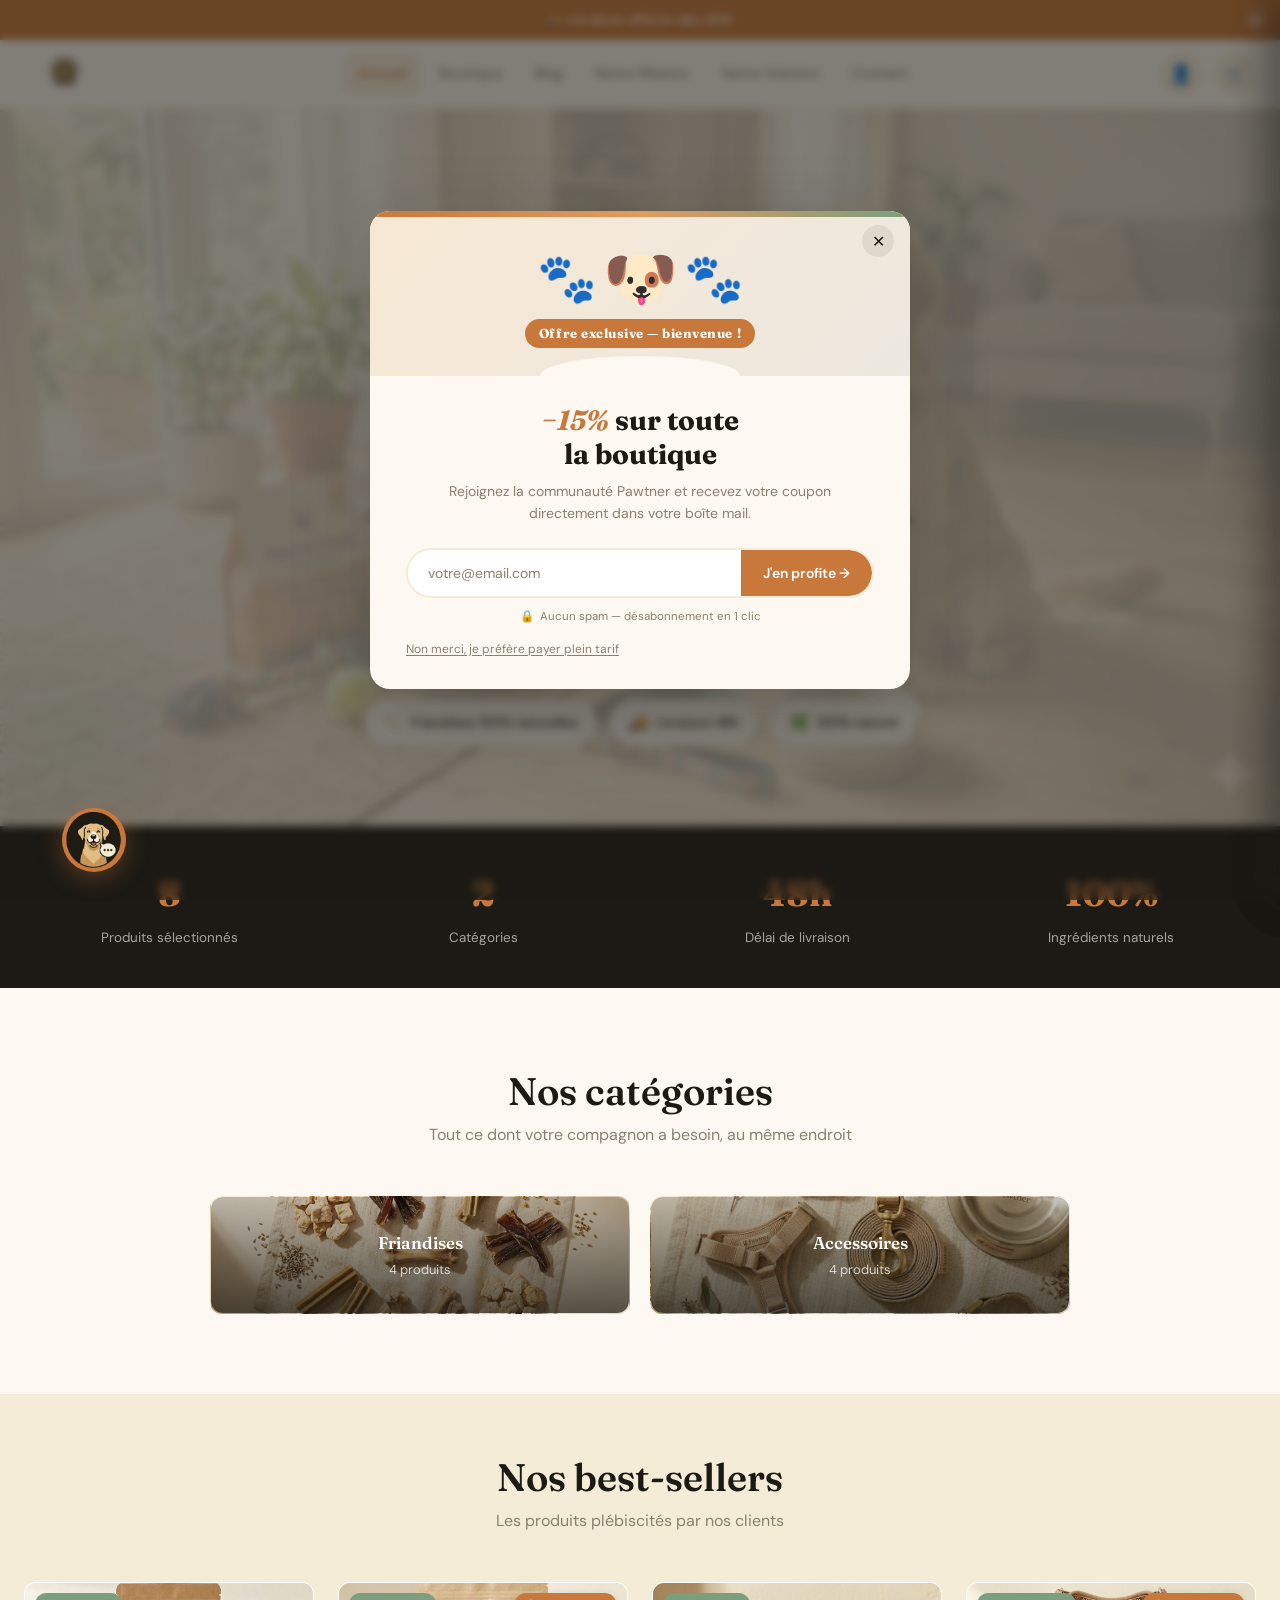
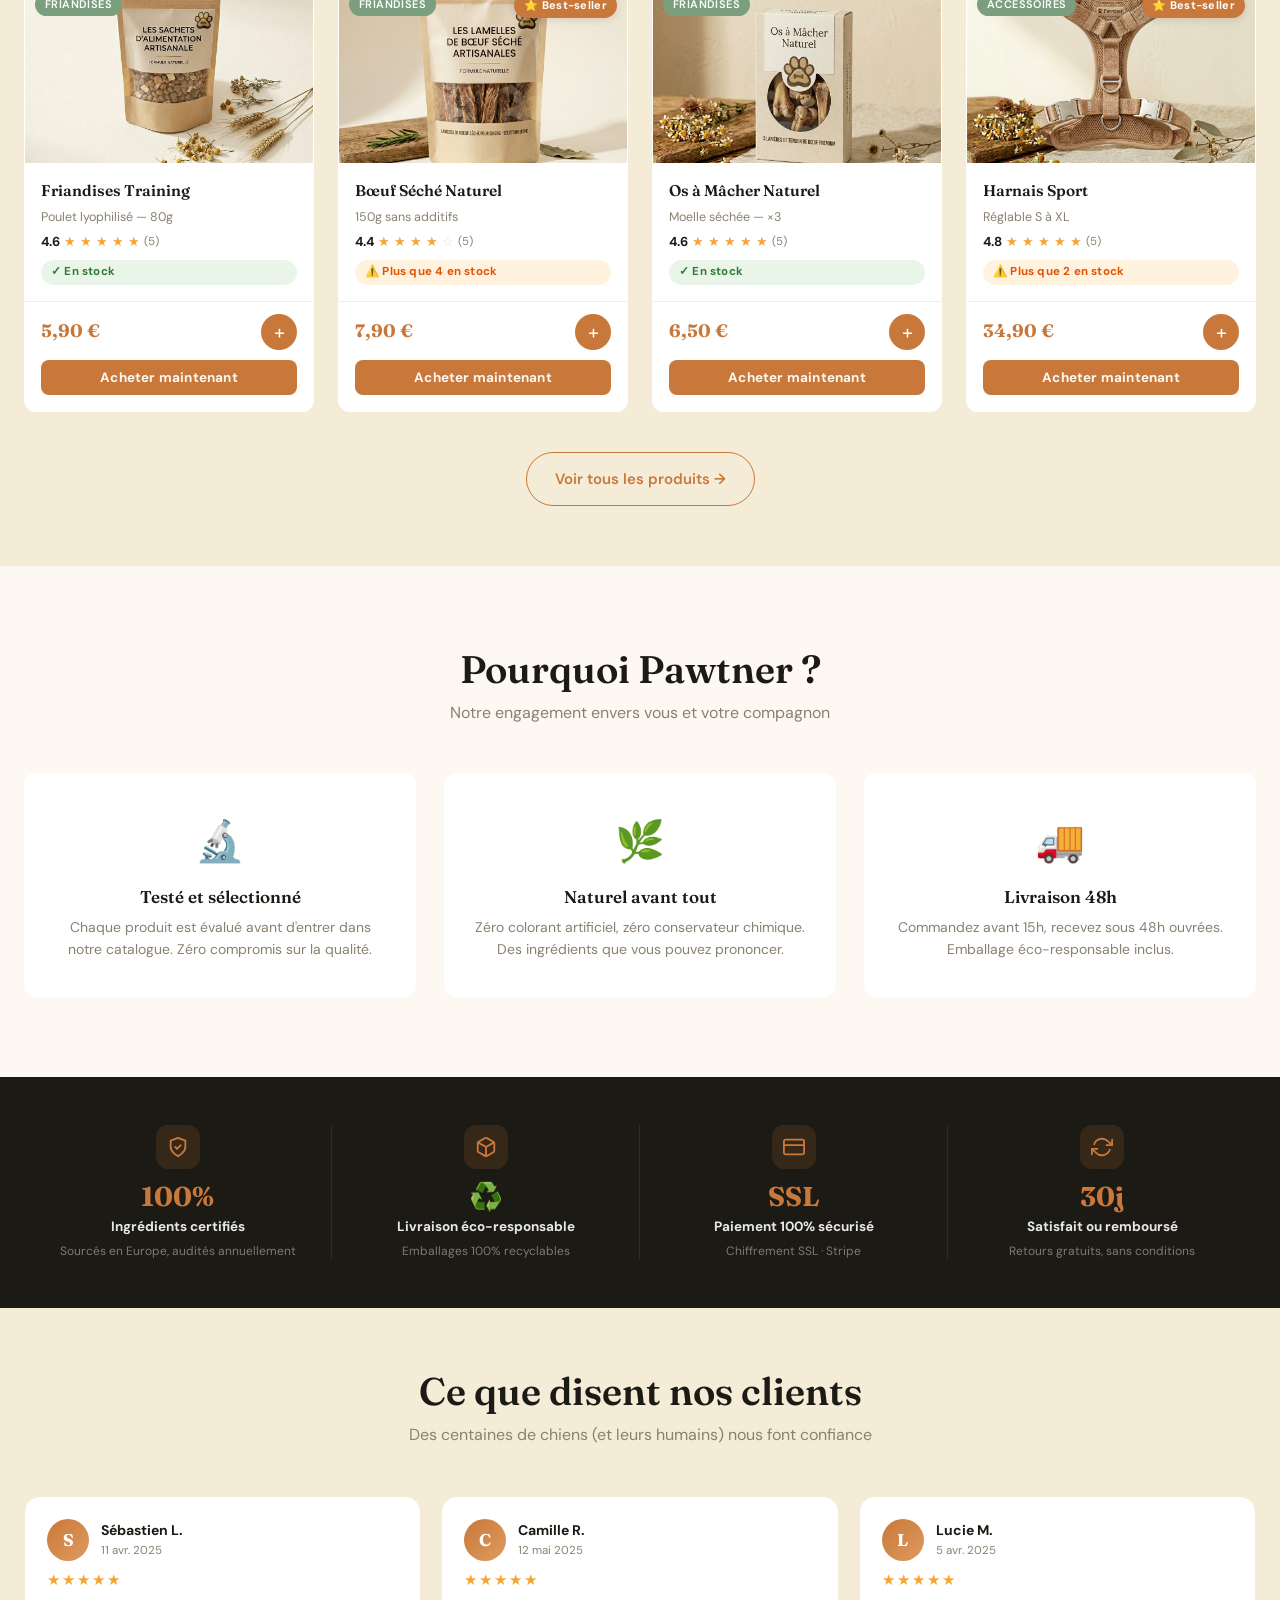
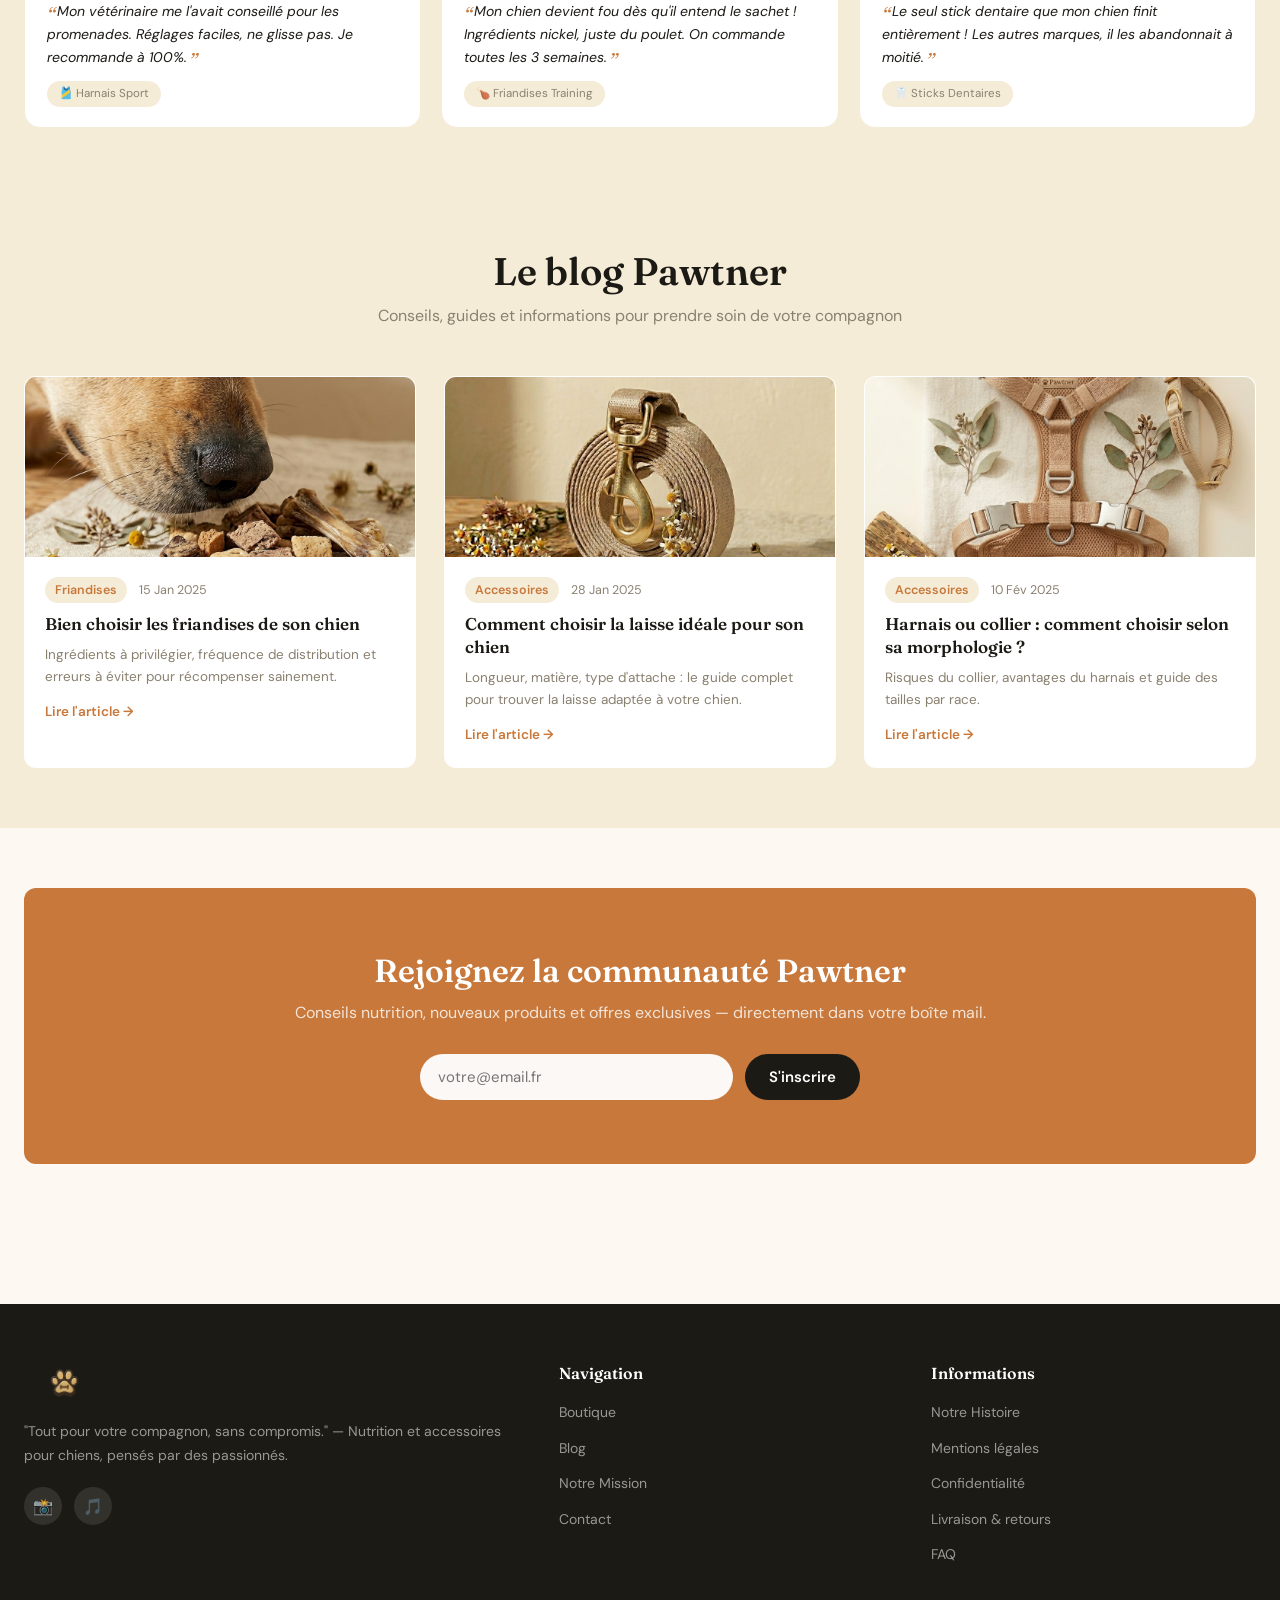
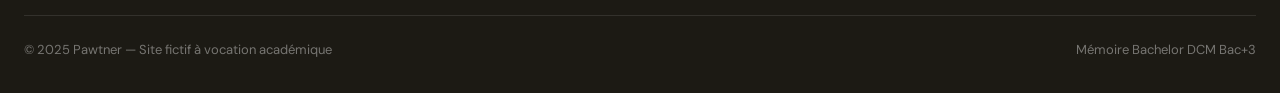
<file: index.html>
﻿<!DOCTYPE html>
<html lang="fr">
<head>
  <meta charset="UTF-8" />
  <meta name="viewport" content="width=device-width, initial-scale=1.0" />
  <title>Pawtner — Friandises & accessoires pour chiens</title>
  <meta name="description" content="Pawtner — friandises naturelles et accessoires de qualité pour votre chien. Livraison 48h." />
  <link rel="stylesheet" href="style.css" />
</head>
<body>
<!-- ══ BARRE ANNONCE ══ -->
<div id="announce-bar">
  <div class="ab-messages" id="ab-messages">
    <div class="ab-msg active">🚚 Livraison offerte dès 40€</div>
    <div class="ab-msg">🦴 Friandises 100% naturelles</div>
    <div class="ab-msg">🎁 Code WELCOME15 sur votre première commande</div>
    <div class="ab-msg">⏱ Offre valable encore <span id="ab-timer">23:59:00</span></div>
  </div>
  <button class="ab-close" onclick="closeAnnounce()" aria-label="Fermer">✕</button>
</div>
<script>
(function(){
  if(localStorage.getItem("ab_closed")==="1"){return;}
  document.body.classList.add("has-announce");

  /* ── countdown ── */
  var TOTAL = 3*3600;
  var key   = "ab_timer_end";
  var end   = parseInt(localStorage.getItem(key)||"0",10);
  if(!end || end <= Date.now()/1000){
    end = Math.floor(Date.now()/1000) + TOTAL;
    localStorage.setItem(key, end);
  }
  function fmtTimer(){
    var rem = Math.max(0, end - Math.floor(Date.now()/1000));
    if(rem===0){ end = Math.floor(Date.now()/1000)+TOTAL; localStorage.setItem(key,end); rem=TOTAL; }
    var h=Math.floor(rem/3600), m=Math.floor((rem%3600)/60), s=rem%60;
    return (h<10?"0":"")+h+":"+(m<10?"0":"")+m+":"+(s<10?"0":"")+s;
  }
  var timerEl = document.getElementById("ab-timer");
  if(timerEl) timerEl.textContent = fmtTimer();
  setInterval(function(){ if(timerEl) timerEl.textContent = fmtTimer(); }, 1000);

  /* ── rotation ── */
  var msgs=document.querySelectorAll(".ab-msg"),cur=0,rotTimer;
  function next(){
    msgs[cur].classList.remove("active");
    msgs[cur].classList.add("exit");
    var prev=cur;
    setTimeout(function(){msgs[prev].classList.remove("exit");},400);
    cur=(cur+1)%msgs.length;
    msgs[cur].classList.add("active");
  }
  rotTimer=setInterval(next,3000);

  window.closeAnnounce=function(){
    clearInterval(rotTimer);
    var bar=document.getElementById("announce-bar");
    bar.classList.add("hidden");
    document.body.classList.remove("has-announce");
    localStorage.setItem("ab_closed","1");
  };
})();
</script>

<!-- ══ HEADER ══ -->
<header id="header">
  <div class="header-inner">
    <a class="logo" href="index.html">
      <img src="Images/Logo.png" alt="Pawtner">
    </a>
    <nav class="main-nav">
      <a class="nav-link active" href="index.html">Accueil</a>
      <a class="nav-link" href="boutique.html">Boutique</a>
      <a class="nav-link" href="blog.html">Blog</a>
      <a class="nav-link" href="mission.html">Notre Mission</a>
      <a class="nav-link" href="histoire.html">Notre Histoire</a>
      <a class="nav-link" href="contact.html">Contact</a>
    </nav>
    <div class="header-actions">
      <button class="account-btn" onclick="openAccount()" aria-label="Espace client">
        <span class="account-icon">👤</span>
        <span class="account-badge hidden"></span>
      </button>
      <button class="cart-btn" onclick="toggleCart()" aria-label="Panier">
        <span class="cart-icon">🛒</span>
        <span class="cart-count hidden" id="cartCount">0</span>
      </button>
      <button class="burger-btn" id="burgerBtn" onclick="toggleMobileNav()" aria-label="Menu">
        <span></span><span></span><span></span>
      </button>
    </div>
  </div>
</header>

<!-- Mobile Nav -->
<nav class="mobile-nav" id="mobileNav">
  <a class="nav-link" href="index.html">Accueil</a>
  <a class="nav-link" href="boutique.html">Boutique</a>
  <a class="nav-link" href="blog.html">Blog</a>
  <a class="nav-link" href="mission.html">Notre Mission</a>
      <a class="nav-link" href="histoire.html">Notre Histoire</a>
  <a class="nav-link" href="contact.html">Contact</a>
</nav>

<main>

  <!-- Hero -->
  <section class="hero">
    <div class="hero-content">
      <div class="hero-eyebrow">🐕 Pour chiens &amp; chats</div>
      <h1>Tout pour votre compagnon,<br>sans compromis.</h1>
      <p>Friandises naturelles et accessoires de qualité — sélectionnés avec soin pour votre chien.</p>
      <a href="boutique.html" class="btn btn-primary" style="font-size:16px;padding:16px 36px;">Découvrir la boutique →</a>
      <div class="hero-badges">
        <div class="badge"><span class="badge-icon">🦴</span> Friandises 100% naturelles</div>
        <div class="badge"><span class="badge-icon">🚚</span> Livraison 48h</div>
        <div class="badge"><span class="badge-icon">🌿</span> 100% naturel</div>
      </div>
    </div>
  </section>

  <!-- Stats -->
  <section class="stats-bar">
    <div class="container">
      <div class="stats-grid">
        <div><div class="stat-num">8</div><div class="stat-label">Produits sélectionnés</div></div>
        <div><div class="stat-num">2</div><div class="stat-label">Catégories</div></div>
        <div><div class="stat-num">48h</div><div class="stat-label">Délai de livraison</div></div>
        <div><div class="stat-num">100%</div><div class="stat-label">Ingrédients naturels</div></div>
      </div>
    </div>
  </section>

  <!-- Catégories -->
  <section class="section">
    <div class="container">
      <div class="section-header">
        <h2 class="section-title">Nos catégories</h2>
        <p class="section-subtitle">Tout ce dont votre compagnon a besoin, au même endroit</p>
      </div>
      <div class="categories-grid">
        <a class="cat-card cat-card-img" href="boutique.html?cat=Friandises" style="background-image:url('Images/Catégorie Friandises.png');">
          <div class="cat-card-overlay"></div>
          <div class="cat-name cat-name-light">Friandises</div>
          <div class="cat-count cat-count-light">4 produits</div>
        </a>
        <a class="cat-card cat-card-img" href="boutique.html?cat=Accessoires" style="background-image:url('Images/Catégorie Accessoires.png');">
          <div class="cat-card-overlay"></div>
          <div class="cat-name cat-name-light">Accessoires</div>
          <div class="cat-count cat-count-light">4 produits</div>
        </a>
      </div>
    </div>
  </section>

  <!-- Best-sellers -->
  <section class="section" style="background:var(--warm);padding-top:60px;padding-bottom:60px;">
    <div class="container">
      <div class="section-header">
        <h2 class="section-title">Nos best-sellers</h2>
        <p class="section-subtitle">Les produits plébiscités par nos clients</p>
      </div>
      <div class="products-grid" id="featuredProducts"></div>
      <div style="text-align:center;margin-top:40px;">
        <a href="boutique.html" class="btn btn-outline">Voir tous les produits →</a>
      </div>
    </div>
  </section>

  <!-- Confiance -->
  <section class="section">
    <div class="container">
      <div class="section-header">
        <h2 class="section-title">Pourquoi Pawtner ?</h2>
        <p class="section-subtitle">Notre engagement envers vous et votre compagnon</p>
      </div>
      <div class="trust-grid">
        <div class="trust-card">
          <div class="trust-icon">🔬</div>
          <h3>Testé et sélectionné</h3>
          <p>Chaque produit est évalué avant d'entrer dans notre catalogue. Zéro compromis sur la qualité.</p>
        </div>
        <div class="trust-card">
          <div class="trust-icon">🌿</div>
          <h3>Naturel avant tout</h3>
          <p>Zéro colorant artificiel, zéro conservateur chimique. Des ingrédients que vous pouvez prononcer.</p>
        </div>
        <div class="trust-card">
          <div class="trust-icon">🚚</div>
          <h3>Livraison 48h</h3>
          <p>Commandez avant 15h, recevez sous 48h ouvrées. Emballage éco-responsable inclus.</p>
        </div>
      </div>
    </div>
  </section>

  <!-- Certifications -->
  <section class="certif-bar">
    <div class="container">
      <div class="certif-grid">
        <div class="certif-item">
          <div class="certif-icon"><svg viewBox="0 0 24 24" fill="none" stroke="currentColor" stroke-width="2" stroke-linecap="round" stroke-linejoin="round"><path d="M12 22s8-4 8-10V5l-8-3-8 3v7c0 6 8 10 8 10z"/><polyline points="9 12 11 14 15 10"/></svg></div>
          <div class="certif-num">100%</div>
          <div class="certif-label">Ingrédients certifiés</div>
          <div class="certif-sub">Sourcés en Europe, audités annuellement</div>
        </div>
        <div class="certif-item">
          <div class="certif-icon"><svg viewBox="0 0 24 24" fill="none" stroke="currentColor" stroke-width="2" stroke-linecap="round" stroke-linejoin="round"><path d="M21 16V8a2 2 0 0 0-1-1.73l-7-4a2 2 0 0 0-2 0l-7 4A2 2 0 0 0 3 8v8a2 2 0 0 0 1 1.73l7 4a2 2 0 0 0 2 0l7-4A2 2 0 0 0 21 16z"/><path d="M3.27 6.96 12 12.01l8.73-5.05M12 22.08V12"/></svg></div>
          <div class="certif-num">♻️</div>
          <div class="certif-label">Livraison éco-responsable</div>
          <div class="certif-sub">Emballages 100% recyclables</div>
        </div>
        <div class="certif-item">
          <div class="certif-icon"><svg viewBox="0 0 24 24" fill="none" stroke="currentColor" stroke-width="2" stroke-linecap="round" stroke-linejoin="round"><rect x="1" y="4" width="22" height="16" rx="2" ry="2"/><line x1="1" y1="10" x2="23" y2="10"/></svg></div>
          <div class="certif-num">SSL</div>
          <div class="certif-label">Paiement 100% sécurisé</div>
          <div class="certif-sub">Chiffrement SSL · Stripe</div>
        </div>
        <div class="certif-item">
          <div class="certif-icon"><svg viewBox="0 0 24 24" fill="none" stroke="currentColor" stroke-width="2" stroke-linecap="round" stroke-linejoin="round"><polyline points="23 4 23 10 17 10"/><polyline points="1 20 1 14 7 14"/><path d="M3.51 9a9 9 0 0 1 14.85-3.36L23 10M1 14l4.64 4.36A9 9 0 0 0 20.49 15"/></svg></div>
          <div class="certif-num">30j</div>
          <div class="certif-label">Satisfait ou remboursé</div>
          <div class="certif-sub">Retours gratuits, sans conditions</div>
        </div>
      </div>
    </div>
  </section>

  <!-- Avis clients -->
  <section class="section" style="background:var(--warm);padding-top:60px;padding-bottom:60px;">
    <div class="container">
      <div class="section-header">
        <h2 class="section-title">Ce que disent nos clients</h2>
        <p class="section-subtitle">Des centaines de chiens (et leurs humains) nous font confiance</p>
      </div>
      <div class="reviews-grid" id="homepageReviews"></div>
    </div>
  </section>

  <!-- Blog preview -->
  <section class="section" style="background:var(--warm);padding-top:60px;padding-bottom:60px;">
    <div class="container">
      <div class="section-header">
        <h2 class="section-title">Le blog Pawtner</h2>
        <p class="section-subtitle">Conseils, guides et informations pour prendre soin de votre compagnon</p>
      </div>
      <div class="blog-grid">
        <a class="blog-card" href="article-1.html">
          <div class="blog-img" style="background:#EEF5EE;padding:0;overflow:hidden;"><img src="Images/Article 1 — Bien choisir les friandises.png" alt="Bien choisir les friandises" style="width:100%;height:100%;object-fit:cover;display:block;"></div>
          <div class="blog-body">
            <div class="blog-meta"><span class="blog-tag">Friandises</span><span>15 Jan 2025</span></div>
            <div class="blog-title">Bien choisir les friandises de son chien</div>
            <div class="blog-excerpt">Ingrédients à privilégier, fréquence de distribution et erreurs à éviter pour récompenser sainement.</div>
            <div class="blog-read-more">Lire l'article →</div>
          </div>
        </a>
        <a class="blog-card" href="article-2.html">
          <div class="blog-img" style="background:#F5ECD8;padding:0;overflow:hidden;"><img src="Images/Article 2 — Choisir la laisse idéale.png" alt="Choisir la laisse idéale" style="width:100%;height:100%;object-fit:cover;display:block;"></div>
          <div class="blog-body">
            <div class="blog-meta"><span class="blog-tag">Accessoires</span><span>28 Jan 2025</span></div>
            <div class="blog-title">Comment choisir la laisse idéale pour son chien</div>
            <div class="blog-excerpt">Longueur, matière, type d'attache : le guide complet pour trouver la laisse adaptée à votre chien.</div>
            <div class="blog-read-more">Lire l'article →</div>
          </div>
        </a>
        <a class="blog-card" href="article-3.html">
          <div class="blog-img" style="background:#F5ECD8;padding:0;overflow:hidden;"><img src="Images/Article 3 — Harnais ou collier.png" alt="Harnais ou collier" style="width:100%;height:100%;object-fit:cover;display:block;"></div>
          <div class="blog-body">
            <div class="blog-meta"><span class="blog-tag">Accessoires</span><span>10 Fév 2025</span></div>
            <div class="blog-title">Harnais ou collier : comment choisir selon sa morphologie ?</div>
            <div class="blog-excerpt">Risques du collier, avantages du harnais et guide des tailles par race.</div>
            <div class="blog-read-more">Lire l'article →</div>
          </div>
        </a>
      </div>
    </div>
  </section>

  <!-- Newsletter -->
  <div class="container" style="padding-bottom:80px;">
    <div class="newsletter">
      <h2>Rejoignez la communauté Pawtner</h2>
      <p>Conseils nutrition, nouveaux produits et offres exclusives — directement dans votre boîte mail.</p>
      <div class="newsletter-form">
        <input type="email" class="newsletter-input" placeholder="votre@email.fr" />
        <button class="newsletter-btn" onclick="showToast('✉️ Merci ! Vous êtes inscrit(e).')">S'inscrire</button>
      </div>
    </div>
  </div>

</main>

<!-- ══ PANIER ══ -->
<div class="cart-overlay" id="cartOverlay" onclick="toggleCart()"></div>
<div class="cart-panel" id="cartPanel">
  <div class="cart-header">
    <h3>🛒 Mon panier</h3>
    <button class="cart-close" onclick="toggleCart()">✕</button>
  </div>
  <div class="cart-items" id="cartItems"></div>
  <div id="cart-free-ship"></div>
  <div class="cart-footer" id="cartFooter" style="display:none;">
    <div class="cart-summary">
      <div class="cart-row"><span>Sous-total</span><span id="cartSubtotal">0,00 €</span></div>
      <div class="cart-row"><span>Livraison</span><span id="cartShipping">3,99 €</span></div>
      <div class="cart-row total"><span>Total</span><span id="cartTotal">0,00 €</span></div>
    </div>
    <button class="btn btn-primary cart-checkout" onclick="openCheckout()">Passer commande →</button>
  </div>
</div>

<!-- ══ CHECKOUT MODAL ══ -->
<div class="modal-overlay" id="checkoutModal">
  <div class="modal">
    <div class="modal-header">
      <h3>Finaliser ma commande</h3>
      <button class="modal-close" onclick="closeCheckout()">✕</button>
    </div>
    <div class="modal-body" id="checkoutBody">
      <form onsubmit="confirmOrder(event)">
        <h4 style="font-family:'Fraunces',serif;font-size:16px;margin-bottom:16px;color:var(--muted);">Informations de livraison</h4>
        <div class="form-row">
          <div class="form-group"><label class="form-label">Prénom</label><input class="form-input" type="text" placeholder="Jean" required /></div>
          <div class="form-group"><label class="form-label">Nom</label><input class="form-input" type="text" placeholder="Dupont" required /></div>
        </div>
        <div class="form-group"><label class="form-label">Adresse</label><input class="form-input" type="text" placeholder="12 rue de la Paix" required /></div>
        <div class="form-row">
          <div class="form-group"><label class="form-label">Code postal</label><input class="form-input" type="text" placeholder="75001" required /></div>
          <div class="form-group"><label class="form-label">Ville</label><input class="form-input" type="text" placeholder="Paris" required /></div>
        </div>
        <h4 style="font-family:'Fraunces',serif;font-size:16px;margin:20px 0 16px;color:var(--muted);">Paiement (simulation)</h4>
        <div class="card-preview">
          <div class="card-chip">💳</div>
          <div class="card-number">•••• •••• •••• ••••</div>
          <div class="card-meta"><span>TITULAIRE</span><span>MM/AA</span></div>
        </div>
        <div class="form-group"><label class="form-label">Numéro de carte</label><input class="form-input" type="text" placeholder="1234 5678 9012 3456" maxlength="19" oninput="formatCard(this)" required /></div>
        <div class="form-row">
          <div class="form-group"><label class="form-label">Date d'expiration</label><input class="form-input" type="text" placeholder="MM/AA" maxlength="5" required /></div>
          <div class="form-group"><label class="form-label">CVV</label><input class="form-input" type="text" placeholder="•••" maxlength="3" required /></div>
        </div>
        <div style="background:rgba(122,158,126,.12);border-radius:8px;padding:12px 14px;font-size:13px;color:#3a4a3c;margin-bottom:20px;">
          🔒 Paiement 100% fictif — aucune donnée bancaire n'est collectée ou transmise.
        </div>
        <div class="payment-logos">
          <!-- Visa -->
          <div class="pay-logo">
            <svg width="38" height="14" viewBox="0 0 38 14" fill="none" xmlns="http://www.w3.org/2000/svg">
              <path d="M14.5 1L11.2 13H8.2L11.5 1H14.5Z" fill="#1A1F71"/>
              <path d="M26.3 1.3C25.6 1 24.5.8 23.1.8c-3.3 0-5.6 1.7-5.6 4.2 0 1.8 1.7 2.8 3 3.4 1.3.6 1.7 1 1.7 1.5 0 .8-1 1.2-2 1.2-1.3 0-2-.2-3.1-.7l-.4-.2-.5 2.8c.9.4 2.4.7 4 .7 3.5 0 5.8-1.7 5.8-4.3 0-1.4-.9-2.5-2.9-3.4-1.2-.6-2-1-2-1.6 0-.5.6-1.1 2-1.1 1.1 0 1.9.2 2.5.5l.3.1.5-2.7Z" fill="#1A1F71"/>
              <path d="M30.1 1h-2.6c-.8 0-1.4.2-1.7 1L21 13h3.5l.7-1.9h4.3l.4 1.9H33L30.1 1Zm-4.1 7.6 1.3-3.6.4-1.1.2 1 .7 3.7h-2.6Z" fill="#1A1F71"/>
              <path d="M7.2 1L4 9.3 3.7 7.8C3.1 5.9 1.4 3.8.1 2.7L3 13h3.5L10.7 1H7.2Z" fill="#1A1F71"/>
              <path d="M2.1 1H.1L0 1.6c1.6.4 3.2 1.4 3.7 2.2L2.1 1Z" fill="#F9A533"/>
            </svg>
          </div>
          <!-- Mastercard -->
          <div class="pay-logo">
            <svg width="34" height="22" viewBox="0 0 34 22" fill="none" xmlns="http://www.w3.org/2000/svg">
              <rect width="34" height="22" rx="3" fill="white"/>
              <circle cx="13" cy="11" r="7" fill="#EB001B"/>
              <circle cx="21" cy="11" r="7" fill="#F79E1B"/>
              <path d="M17 5.8A7 7 0 0 1 20.5 11 7 7 0 0 1 17 16.2 7 7 0 0 1 13.5 11 7 7 0 0 1 17 5.8Z" fill="#FF5F00"/>
            </svg>
          </div>
          <!-- PayPal -->
          <div class="pay-logo">
            <svg width="52" height="14" viewBox="0 0 52 14" fill="none" xmlns="http://www.w3.org/2000/svg">
              <path d="M6.5 1H2L.5 10h2.2l.4-2.5h1.7c2.5 0 4-1.3 4-3.5C8.8 2.1 7.9 1 6.5 1ZM6.1 5.8H4.7l.4-2.5H6.5c.8 0 1.2.4 1.2 1.1 0 .8-.6 1.4-1.6 1.4Z" fill="#003087"/>
              <path d="M13.5 4.5c-1.8 0-3.2 1.4-3.2 3.2 0 1.3.9 2.2 2.2 2.2.7 0 1.3-.3 1.7-.8l-.1.7h2l1-5.2h-2l-.1.4c-.4-.4-1-.5-1.5-.5Zm.3 1.8c.7 0 1.2.5 1.2 1.2 0 .8-.6 1.4-1.4 1.4-.7 0-1.2-.5-1.2-1.2 0-.8.6-1.4 1.4-1.4Z" fill="#003087"/>
              <path d="M20 4.6h-2.2l-1.5 5.3h2.1l.8-3c.2-.8.7-1.2 1.4-1.2h.3l.4-2.1h-.3c-.5 0-.8.2-1 1Z" fill="#003087"/>
              <path d="M24.5 4.5c-1.8 0-3.2 1.4-3.2 3.2 0 1.3.9 2.2 2.2 2.2.7 0 1.3-.3 1.7-.8l-.1.7h2l1-5.2h-2l-.1.4c-.4-.4-1-.5-1.5-.5Zm.3 1.8c.7 0 1.2.5 1.2 1.2 0 .8-.6 1.4-1.4 1.4-.7 0-1.2-.5-1.2-1.2 0-.8.6-1.4 1.4-1.4Z" fill="#009CDE"/>
              <path d="M33.5 1H29l-1.5 9h2.2l.4-2.5H32c2.5 0 4-1.3 4-3.5-.1-1.9-1-3-2.5-3Zm-.4 4.8H31.7l.4-2.5h1.4c.8 0 1.2.4 1.2 1.1 0 .8-.6 1.4-1.6 1.4Z" fill="#009CDE"/>
            </svg>
          </div>
          <!-- American Express -->
          <div class="pay-logo">
            <svg width="40" height="14" viewBox="0 0 40 14" fill="none" xmlns="http://www.w3.org/2000/svg">
              <rect width="40" height="14" rx="2" fill="#2E77BC"/>
              <path d="M4 10V4h5.5l1 2 1-2H17v6h-1.5V5.5l-1.5 3h-1l-1.5-3V10H4Zm2-4.5V8.5h1V5.5h.5L9 8h.5L11 5.5h.5V8.5H13V5.5H4Z" fill="white"/>
              <path d="M18 10V4h6v1.5h-4V6.5h4V8h-4v.5h4V10h-6Z" fill="white"/>
              <path d="M25 10V4h2l3 4V4h1.5v6H30l-3.5-4.5V10H25Z" fill="white"/>
            </svg>
          </div>
          <!-- Stripe -->
          <div class="pay-logo">
            <svg width="36" height="16" viewBox="0 0 36 16" fill="none" xmlns="http://www.w3.org/2000/svg">
              <path d="M4 6.2C4 5.5 4.6 5.2 5.5 5.2c1.3 0 2.9.4 4.2 1.1V3.1C8.4 2.4 7.1 2 5.5 2 2.4 2 .5 3.6.5 6.4c0 4.3 5.9 3.6 5.9 5.4 0 .8-.7 1.1-1.7 1.1-1.4 0-3.3-.6-4.7-1.4v3.3C1.4 15.6 3 16 4.7 16c3.2 0 5.3-1.5 5.3-4.4C10 7.2 4 8 4 6.2Z" fill="#6772E5"/>
              <path d="M36 8.5c0-3.5-1.7-6.5-5-6.5-3.4 0-5.4 3-5.4 6.5 0 4.3 2.4 6.5 5.9 6.5 1.7 0 3-.4 3.9-1v-2.7c-.9.5-2 .8-3.3.8-1.3 0-2.5-.5-2.6-2.1H36c0-.2.1-.9.1-1.5Zm-7.5-1.3c0-1.5.9-2.1 1.8-2.1.8 0 1.7.6 1.7 2.1h-3.5Z" fill="#6772E5"/>
              <path d="M15 3h2v12h-2zM12.5 3H10l-2.5 12h2.5l.5-2.5h2.5l.5 2.5H16L13.5 3Zm-2 7.5 1-5 1 5h-2Z" fill="#6772E5"/>
            </svg>
          </div>
          <!-- SSL -->
          <div class="pay-logo" style="gap:4px;">
            <svg width="12" height="14" viewBox="0 0 12 14" fill="none" xmlns="http://www.w3.org/2000/svg">
              <path d="M6 0L0 2.5V7c0 3.3 2.6 6 6 6.5C9.4 13 12 10.3 12 7V2.5L6 0Z" fill="#3a7a3a"/>
              <path d="M5 7.5L3.5 6 2.5 7l2.5 2.5 5-5-1-1L5 7.5Z" fill="white"/>
            </svg>
            <span style="font-size:10px;font-weight:700;color:#3a7a3a;letter-spacing:.03em;">SSL</span>
          </div>
        </div>
        <button type="submit" class="btn btn-primary" style="width:100%;justify-content:center;padding:15px;">Confirmer la commande →</button>
      </form>
    </div>
  </div>
</div>

<!-- ══ POPUP NEWSLETTER ══ -->
<div id="newsletter-overlay" role="dialog" aria-modal="true" aria-labelledby="nl-title-el">
  <div id="newsletter-box">
    <button class="nl-close" onclick="closeNewsletter()" aria-label="Fermer">✕</button>

    <div class="nl-visual">
      <div class="nl-paws">
        <span>🐾</span><span>🐶</span><span>🐾</span>
      </div>
      <span class="nl-badge">Offre exclusive — bienvenue !</span>
    </div>

    <div class="nl-body">
      <h2 class="nl-title" id="nl-title-el">
        <em>−15%</em> sur toute<br>la boutique
      </h2>
      <p class="nl-sub">Rejoignez la communauté Pawtner et recevez votre coupon<br>directement dans votre boîte mail.</p>

      <div id="nl-form-wrap">
        <div class="nl-form">
          <input class="nl-input" id="nlEmail" type="email" placeholder="votre@email.com" autocomplete="email" />
          <button class="nl-btn" onclick="submitNewsletter()">J'en profite →</button>
        </div>
        <div class="nl-guarantee">
          <span>🔒</span> Aucun spam — désabonnement en 1 clic
        </div>
        <button class="nl-skip" onclick="closeNewsletter()">Non merci, je préfère payer plein tarif</button>
      </div>

      <div class="nl-success" id="nl-success">
        <div class="nl-confirm-icon">🎉</div>
        <div class="nl-confirm-title">Bienvenue chez Pawtner !</div>
        <p class="nl-confirm-sub">Votre cadeau de bienvenue vous attend. Copiez le code ci-dessous et appliquez-le lors de votre prochain achat.</p>
        <div class="nl-confirm-promo-wrap">
          <div class="nl-confirm-label">Votre code exclusif</div>
          <div class="nl-confirm-code" id="nl-confirm-code">WELCOME15</div>
          <div class="nl-confirm-discount">−15% sur toute la boutique</div>
          <button class="nl-confirm-copy" onclick="nlCopyCode()">
            <span id="nl-copy-icon">📋</span> <span id="nl-copy-text">Copier le code</span>
          </button>
        </div>
        <a href="boutique.html" class="nl-confirm-cta">Découvrir la boutique →</a>
        <p class="nl-confirm-expiry">⏱ Offre valable 30 jours · Sans conditions minimales</p>
      </div>
    </div>
  </div>
</div>

<div class="toast-container" id="toastContainer"></div>
<button class="back-top" id="backTop" onclick="window.scrollTo({top:0,behavior:'smooth'})" aria-label="Retour en haut">↑</button>

<!-- ══ FOOTER ══ -->
<footer>
  <div class="footer-inner">
    <div class="footer-grid">
      <div class="footer-brand">
        <a class="logo" href="index.html">
          <img src="Images/Logo.png" alt="Pawtner">
        </a>
        <p>"Tout pour votre compagnon, sans compromis." — Nutrition et accessoires pour chiens, pensés par des passionnés.</p>
        <div class="footer-socials">
          <div class="social-btn" title="Instagram (fictif)">📸</div>
          <div class="social-btn" title="TikTok (fictif)">🎵</div>
        </div>
      </div>
      <div class="footer-col">
        <h4>Navigation</h4>
        <ul>
          <li><a href="boutique.html">Boutique</a></li>
          <li><a href="blog.html">Blog</a></li>
          <li><a href="mission.html">Notre Mission</a></li>
          <li><a href="contact.html">Contact</a></li>
        </ul>
      </div>
      <div class="footer-col">
        <h4>Informations</h4>
        <ul>
          <li><a href="histoire.html">Notre Histoire</a></li>
          <li><a href="legal.html">Mentions légales</a></li>
          <li><a href="legal.html">Confidentialité</a></li>
          <li><a href="contact.html">Livraison &amp; retours</a></li>
          <li><a href="contact.html">FAQ</a></li>
        </ul>
      </div>
    </div>
    <div class="footer-bottom">
      <span>© 2025 Pawtner — Site fictif à vocation académique</span>
      <span>Mémoire Bachelor DCM Bac+3</span>
    </div>
  </div>
</footer>

<script src="app.js"></script>
<script>
  document.addEventListener('DOMContentLoaded', () => {
    renderFeatured();
    renderHomepageReviews();
    updateCartUI();
    var nl = document.getElementById('newsletter-overlay');
    nl.classList.add('visible');
    requestAnimationFrame(function(){
      requestAnimationFrame(function(){ nl.classList.add('shown'); });
    });
  });

  function closeNewsletter() {
    const overlay = document.getElementById('newsletter-overlay');
    overlay.classList.add('hidden');
    overlay.classList.remove('shown');
    setTimeout(() => { overlay.classList.remove('visible', 'hidden'); }, 350);
  }

  function submitNewsletter() {
    const input = document.getElementById('nlEmail');
    if (!input.value || !input.value.includes('@')) {
      input.style.outline = '2px solid #C8783A';
      input.focus();
      return;
    }
    input.style.outline = '';
    document.getElementById('nl-form-wrap').style.display = 'none';
    document.querySelector('.nl-visual').style.display = 'none';
    document.querySelector('.nl-title').style.display = 'none';
    document.querySelector('.nl-sub').style.display = 'none';
    document.getElementById('nl-success').style.display = 'flex';
  }

  function nlCopyCode() {
    navigator.clipboard.writeText('WELCOME15').catch(() => {});
    document.getElementById('nl-copy-icon').textContent = '✓';
    document.getElementById('nl-copy-text').textContent = 'Copié !';
    document.getElementById('nl-confirm-copy').style.background = '#3a7a3a';
    setTimeout(() => {
      document.getElementById('nl-copy-icon').textContent = '📋';
      document.getElementById('nl-copy-text').textContent = 'Copier le code';
      document.getElementById('nl-confirm-copy').style.background = '';
    }, 2500);
  }
</script>
<!-- Chatbot Pawtner -->
<div id="pw-launcher" onclick="pwOpen()">
  <div id="pw-hint">Une question ? 🐾</div>
  <div id="pw-btn">
    <img src="Images/logochatbot.png" alt="Pawtner">
  </div>
</div>
<div id="pw-chat">
  <div id="pw-head">
    <div id="pw-head-avatar">
      <img src="Images/logochatbot.png" alt="Pawtner">
    </div>
    <div id="pw-head-info">
      <div id="pw-head-name">Pawtner</div>
      <div id="pw-head-status"><span class="pw-dot"></span>Répond instantanément</div>
    </div>
    <button id="pw-x" onclick="pwClose()">×</button>
  </div>
  <div id="pw-msgs">
    <div class="pw-m bot">Bonjour ! Je suis là pour répondre à toutes vos questions sur vos commandes, nos produits et notre marque 🐾</div>
  </div>
  <div id="pw-chips">
    <button class="pw-chip" onclick="pwChip(this)">Où est ma commande ?</button>
    <button class="pw-chip" onclick="pwChip(this)">Faire un retour</button>
    <button class="pw-chip" onclick="pwChip(this)">Être remboursé</button>
    <button class="pw-chip" onclick="pwChip(this)">Provenance des produits</button>
    <button class="pw-chip" onclick="pwChip(this)">Fiabilité de Pawtner</button>
    <button class="pw-chip" onclick="pwChip(this)">Délai de livraison</button>
  </div>
  <div id="pw-bar">
    <input id="pw-inp" placeholder="Votre question..." autocomplete="off"
      onkeydown="if(event.key==='Enter' && !event.shiftKey){event.preventDefault();pwSend()}" />
    <button id="pw-go" onclick="pwSend()">
      <svg width="16" height="16" viewBox="0 0 16 16" fill="none">
        <path d="M14.5 8L1.5 1.5l2.8 6.5-2.8 6.5L14.5 8z" fill="#FDF8F2"/>
      </svg>
    </button>
  </div>
  <div id="pw-foot">Pawtner · Toujours là pour votre chien</div>
</div>
<!-- ══ FICHE PRODUIT ══ -->
<div id="pd-overlay" onclick="closeProduct()"></div>
<div id="pd-drawer">
  <div class="pd-head">
    <span class="pd-head-title">Fiche produit</span>
    <button class="pd-close" onclick="closeProduct()">×</button>
  </div>
  <div id="pd-content"></div>
</div>
<!-- ══ DRAWER AVIS ══ -->
<div id="rv-overlay" onclick="closeReviews()"></div>
<div id="rv-drawer">
  <div class="rv-head">
    <div class="rv-head-title">Avis clients</div>
    <button class="rv-close" onclick="closeReviews()">×</button>
  </div>
  <div id="rv-content"></div>
</div>

<!-- ══ ESPACE CLIENT ══ -->
<div id="account-overlay" onclick="closeAccount()"></div>
<div id="account-panel">
  <div class="ac-head">
    <div>
      <div class="ac-head-title">Mon espace Pawtner</div>
      <div class="ac-head-sub">Fidélité · Commandes · Offres personnalisées</div>
    </div>
    <button class="ac-close" onclick="closeAccount()">×</button>
  </div>

  <!-- Vue non connecté -->
  <div id="ac-auth" style="display:flex;flex-direction:column;overflow-y:auto;padding:32px 28px;">
    <div class="ac-auth-hero">
      <div class="ac-auth-icon">🐾</div>
      <div class="ac-auth-title">Rejoignez la famille Pawtner</div>
      <div class="ac-auth-sub">Créez votre compte gratuit et profitez d'avantages exclusifs pour vous et votre chien.</div>
    </div>
    <div class="ac-perks">
      <div class="ac-perk"><div class="ac-perk-icon">⭐</div><div><div class="ac-perk-label">Points fidélité</div><div class="ac-perk-desc">1 pt par euro dépensé</div></div></div>
      <div class="ac-perk"><div class="ac-perk-icon">📦</div><div><div class="ac-perk-label">Suivi commandes</div><div class="ac-perk-desc">Historique complet</div></div></div>
      <div class="ac-perk"><div class="ac-perk-icon">🧾</div><div><div class="ac-perk-label">Factures</div><div class="ac-perk-desc">Téléchargeables</div></div></div>
      <div class="ac-perk"><div class="ac-perk-icon">🎁</div><div><div class="ac-perk-label">Offres perso.</div><div class="ac-perk-desc">Selon vos achats</div></div></div>
    </div>
    <div class="ac-tabs">
      <button class="ac-tab active" id="ac-tab-login"    onclick="renderAuth('login')">Se connecter</button>
      <button class="ac-tab"        id="ac-tab-register" onclick="renderAuth('register')">Créer un compte</button>
    </div>
    <div id="ac-error" class="ac-error"></div>
    <div id="ac-form" class="ac-form">
      <div class="ac-field"><label>Adresse e-mail</label><input type="email" id="ac-email" placeholder="votre@email.fr" autocomplete="email" /></div>
      <div class="ac-field"><label>Mot de passe</label><input type="password" id="ac-password" placeholder="••••••••" autocomplete="current-password" /></div>
      <button class="ac-submit" onclick="acLogin()">Se connecter →</button>
    </div>
    <div class="ac-divider">ou</div>
    <button class="ac-guest" onclick="closeAccount()">Continuer sans compte</button>
  </div>

  <!-- Vue connecté -->
  <div id="ac-logged" style="display:none;flex-direction:column;overflow:hidden;flex:1;">
    <div class="ac-profile-bar">
      <div class="ac-avatar" id="ac-avatar">?</div>
      <div>
        <div class="ac-profile-name" id="ac-name"></div>
        <div class="ac-profile-email" id="ac-email-display"></div>
      </div>
    </div>
    <div class="ac-points-bar">
      <div class="ac-points-row">
        <div><div class="ac-points-label">Mes points</div><div class="ac-points-val" id="ac-pts-val">0 pts</div></div>
        <div style="text-align:right;"><div class="ac-points-label">Niveau</div><div style="font-size:14px;font-weight:700;color:var(--dark);" id="ac-pts-tier"></div></div>
      </div>
      <div class="ac-progress"><div class="ac-progress-fill" id="ac-pts-fill" style="width:0%"></div></div>
      <div class="ac-next-reward" id="ac-pts-next"></div>
    </div>
    <nav class="ac-nav">
      <button class="ac-nav-btn active" data-tab="loyalty"  onclick="switchTab('loyalty')"><span class="ac-nav-icon">⭐</span>Fidélité</button>
      <button class="ac-nav-btn"        data-tab="orders"   onclick="switchTab('orders')"><span class="ac-nav-icon">📦</span>Commandes</button>
      <button class="ac-nav-btn"        data-tab="offers"   onclick="switchTab('offers')"><span class="ac-nav-icon">🎁</span>Offres</button>
      <button class="ac-nav-btn"        data-tab="profile"  onclick="switchTab('profile')"><span class="ac-nav-icon">👤</span>Profil</button>
      <button class="ac-nav-btn"        data-tab="referral" onclick="switchTab('referral')"><span class="ac-nav-icon">🤝</span>Parrainage</button>
    </nav>
    <div class="ac-content" id="ac-content"></div>
  </div>
</div>

<!-- Facture -->
<div id="invoice-modal">
  <div class="invoice-box">
    <button class="invoice-close" onclick="closeInvoice()">×</button>
    <div class="invoice-header">
      <div class="invoice-logo">🐾 Pawtner</div>
      <div class="invoice-num">Facture <span id="inv-num"></span> · <span id="inv-date"></span></div>
      <div style="font-size:12px;color:var(--muted);margin-top:6px;">Client : <span id="inv-client"></span> · <span id="inv-email"></span></div>
    </div>
    <div id="inv-items"></div>
    <div class="invoice-row"><span>Sous-total</span><span id="inv-subtotal"></span></div>
    <div class="invoice-row"><span>Livraison</span><span id="inv-shipping"></span></div>
    <div class="invoice-row total"><span>Total TTC</span><span id="inv-total"></span></div>
    <div class="invoice-footer">Pawtner · Site fictif à vocation académique · support@pawtner.fr</div>
    <button class="invoice-print" onclick="window.print()">🖨️ Imprimer / Télécharger</button>
  </div>
</div>

<script src="account.js"></script>
<!-- ══ EXIT INTENT POPUP ══ -->
<div id="exit-overlay">
  <div id="exit-box">
    <div class="exit-top">
      <button class="exit-close-x" onclick="exitClose()" aria-label="Fermer">✕</button>
      <div class="exit-dog">🐾</div>
      <div class="exit-eyebrow">Offre exclusive — partez pas !</div>
      <div class="exit-title">Attendez !<br><em>Voici −5% supplémentaires</em></div>
    </div>
    <div class="exit-body">
      <p class="exit-sub">On vous offre un code de réduction supplémentaire, juste parce que vous méritez le meilleur pour votre chien.</p>
      <div class="exit-code-wrap">
        <div class="exit-code-label">Votre code</div>
        <div class="exit-code">EXTRA5</div>
      </div>
      <button class="exit-btn-main" onclick="exitClaim()">J'en profite — copier le code</button>
      <div class="exit-copied-msg" id="exit-copied"></div>
      <button class="exit-btn-skip" onclick="exitClose()">Non merci, je préfère payer plus cher</button>
    </div>
  </div>
</div>
<script>
(function(){
  (function(){
  if(sessionStorage.getItem('exit_shown')) return;
  var triggered = false;

  function showExitPopup(){
    if(triggered) return;
    triggered = true;
    sessionStorage.setItem('exit_shown','1');
    document.getElementById('exit-overlay').classList.add('open');
    document.body.style.overflow = 'hidden';
  }

  /* Desktop : curseur quitte vers le haut */
  document.addEventListener('mouseleave', function(e){
    if(e.clientY <= 10) showExitPopup();
  });

  /* Mobile : scroll rapide vers le haut */
  var lastY = 0, lastTime = Date.now();
  window.addEventListener('scroll', function(){
    var y   = window.scrollY;
    var now = Date.now();
    var dy  = lastY - y;
    var dt  = now - lastTime;
    if(dy > 60 && dt < 300 && lastY > 200) showExitPopup();
    lastY    = y;
    lastTime = now;
  }, { passive: true });

  /* Mobile : 30s apres scroll */
  setTimeout(function(){
    if(!triggered && window.scrollY > 100) showExitPopup();
  }, 30000);

  window.exitClose = function(){
    document.getElementById('exit-overlay').classList.remove('open');
    document.body.style.overflow = '';
  };
  window.exitClaim = function(){
    navigator.clipboard.writeText('EXTRA5').catch(function(){});
    var msg = document.getElementById('exit-copied');
    msg.textContent = '✓ Code EXTRA5 copié dans le presse-papier !';
    var btn = document.querySelector('.exit-btn-main');
    btn.textContent = '✓ Code copié !';
    btn.style.background = '#3a7a3a';
    setTimeout(function(){ exitClose(); }, 1800);
  };
})()
</script>
<script src="chatbot.js"></script>
</body>
</html>
</file>
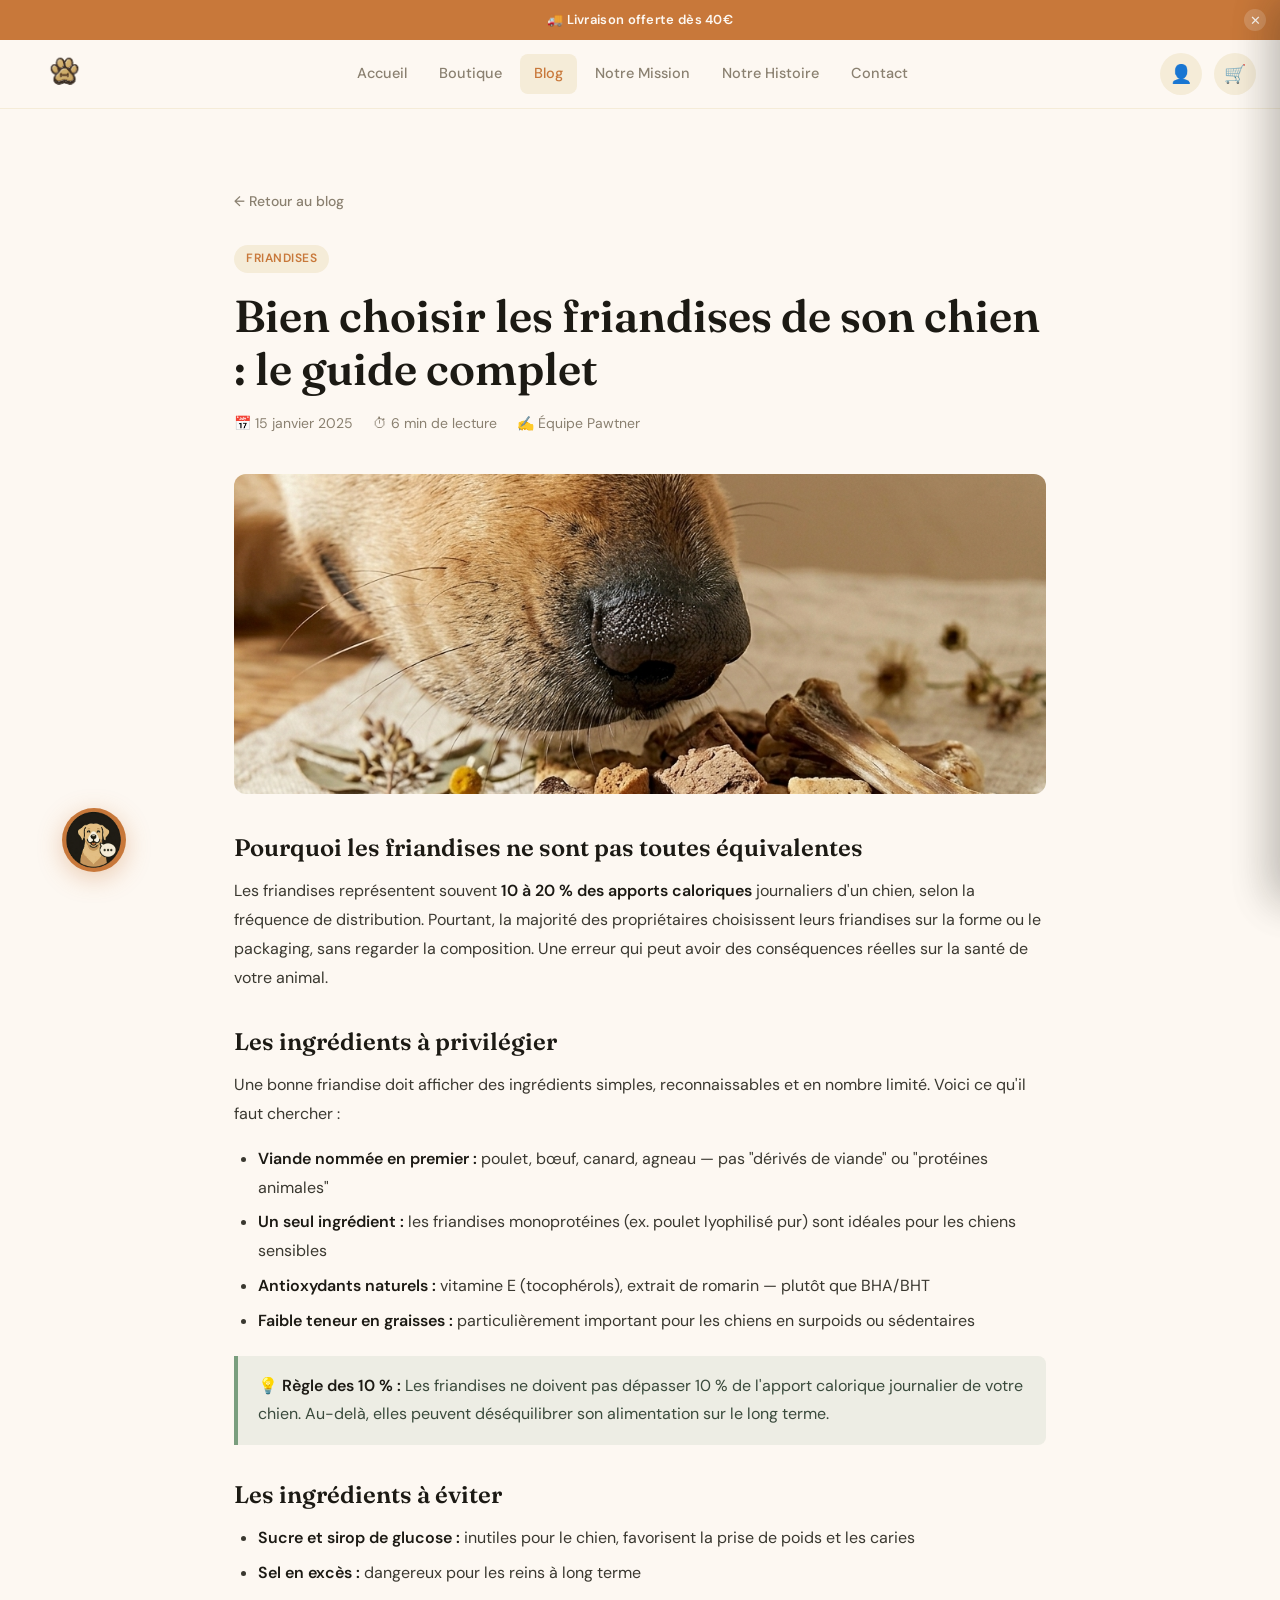
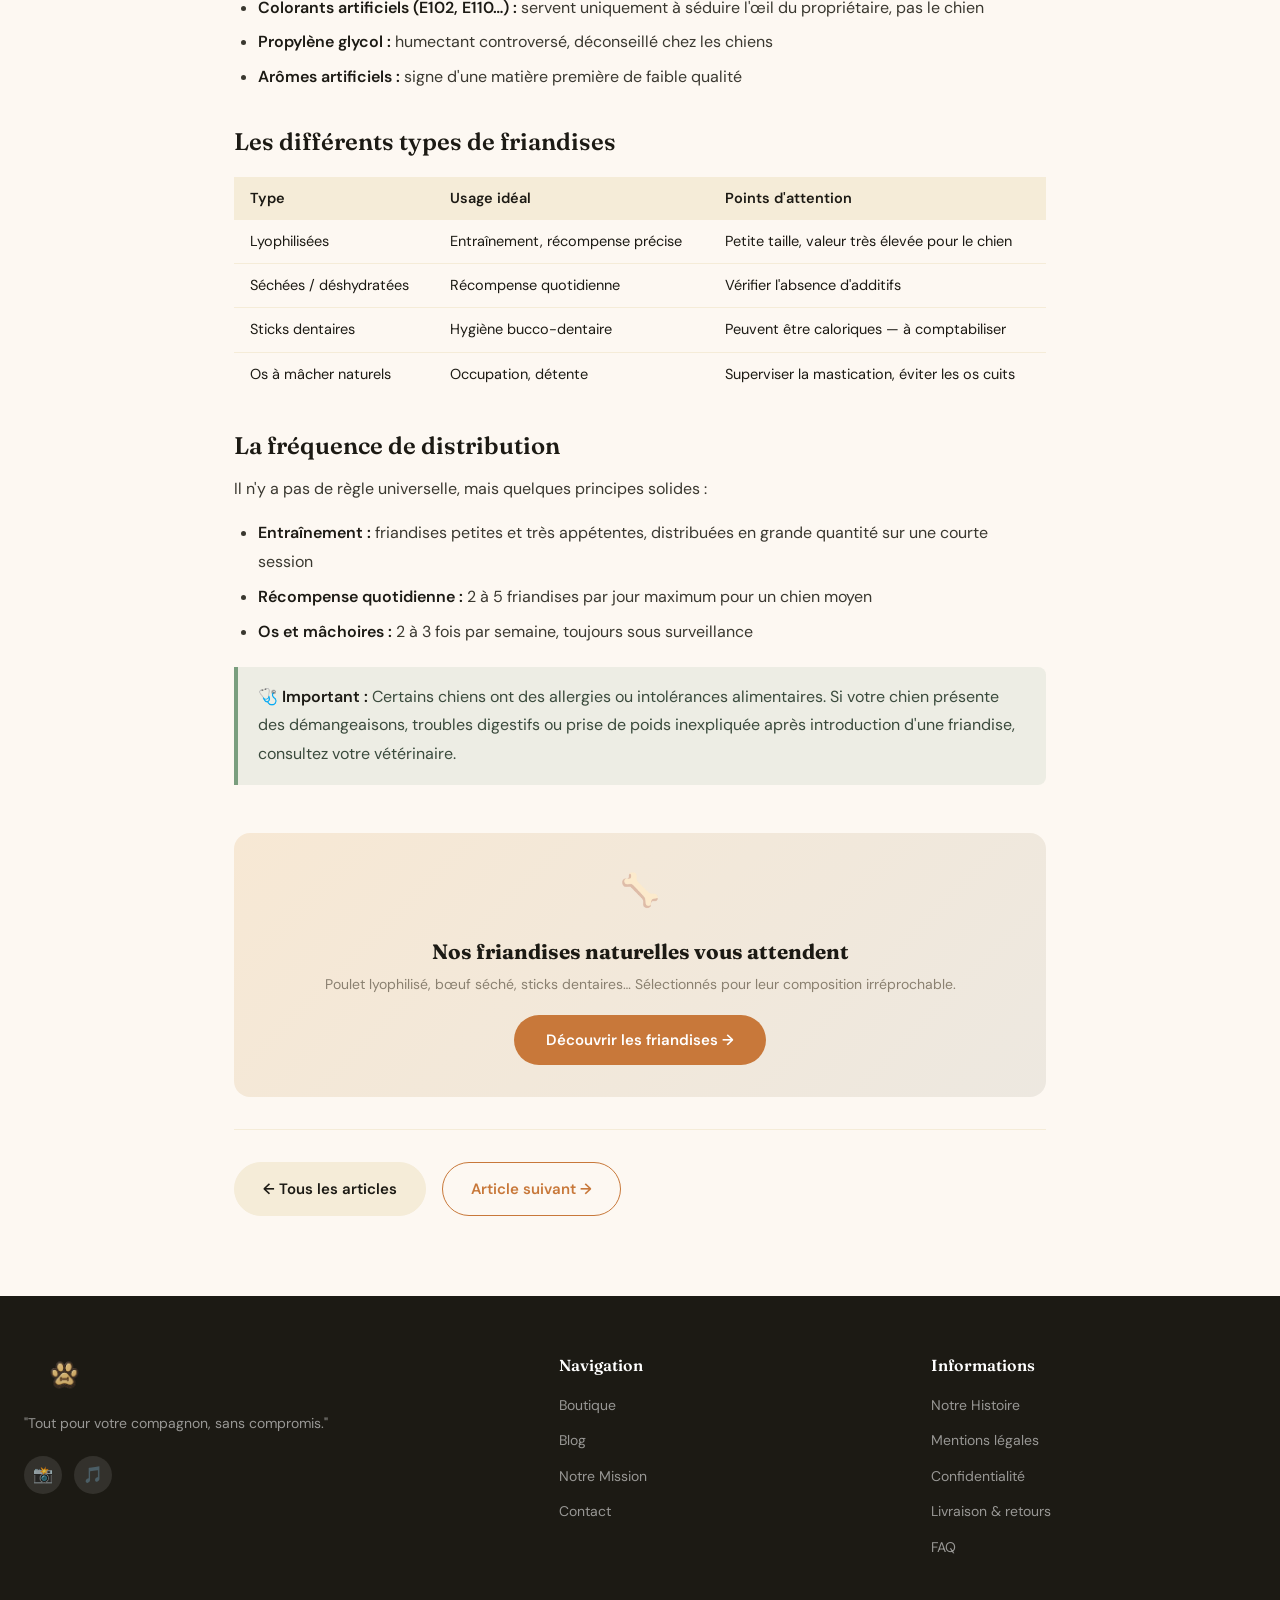
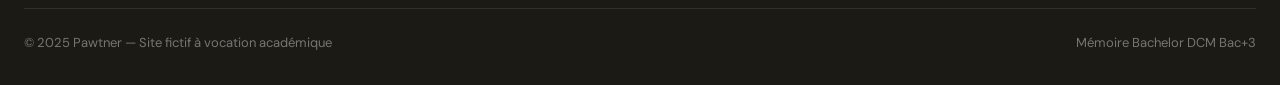
<file: article-1.html>
﻿<!DOCTYPE html>
<html lang="fr">
<head>
  <meta charset="UTF-8" />
  <meta name="viewport" content="width=device-width, initial-scale=1.0" />
  <title>Bien choisir les friandises de son chien — Pawtner Blog</title>
  <meta name="description" content="Ingrédients à privilégier, fréquence de distribution et erreurs à éviter : le guide complet Pawtner pour récompenser sainement votre chien." />
  <link rel="stylesheet" href="style.css" />
</head>
<body>
<div id="read-progress"></div>
<script>
(function(){
  var bar = document.getElementById("read-progress");
  window.addEventListener("scroll", function(){
    var doc  = document.documentElement;
    var scrolled = doc.scrollTop || document.body.scrollTop;
    var total    = doc.scrollHeight - doc.clientHeight;
    bar.style.width = (total > 0 ? Math.min(100, scrolled / total * 100) : 0) + "%";
  }, { passive: true });
})();
</script>
<!-- ══ BARRE ANNONCE ══ -->
<div id="announce-bar">
  <div class="ab-messages" id="ab-messages">
    <div class="ab-msg active">🚚 Livraison offerte dès 40€</div>
    <div class="ab-msg">🦴 Friandises 100% naturelles</div>
    <div class="ab-msg">🎁 Code WELCOME15 sur votre première commande</div>
    <div class="ab-msg">⏱ Offre valable encore <span id="ab-timer">23:59:00</span></div>
  </div>
  <button class="ab-close" onclick="closeAnnounce()" aria-label="Fermer">✕</button>
</div>
<script>
(function(){
  if(localStorage.getItem("ab_closed")==="1"){return;}
  document.body.classList.add("has-announce");

  /* ── countdown ── */
  var TOTAL = 3*3600;
  var key   = "ab_timer_end";
  var end   = parseInt(localStorage.getItem(key)||"0",10);
  if(!end || end <= Date.now()/1000){
    end = Math.floor(Date.now()/1000) + TOTAL;
    localStorage.setItem(key, end);
  }
  function fmtTimer(){
    var rem = Math.max(0, end - Math.floor(Date.now()/1000));
    if(rem===0){ end = Math.floor(Date.now()/1000)+TOTAL; localStorage.setItem(key,end); rem=TOTAL; }
    var h=Math.floor(rem/3600), m=Math.floor((rem%3600)/60), s=rem%60;
    return (h<10?"0":"")+h+":"+(m<10?"0":"")+m+":"+(s<10?"0":"")+s;
  }
  var timerEl = document.getElementById("ab-timer");
  if(timerEl) timerEl.textContent = fmtTimer();
  setInterval(function(){ if(timerEl) timerEl.textContent = fmtTimer(); }, 1000);

  /* ── rotation ── */
  var msgs=document.querySelectorAll(".ab-msg"),cur=0,rotTimer;
  function next(){
    msgs[cur].classList.remove("active");
    msgs[cur].classList.add("exit");
    var prev=cur;
    setTimeout(function(){msgs[prev].classList.remove("exit");},400);
    cur=(cur+1)%msgs.length;
    msgs[cur].classList.add("active");
  }
  rotTimer=setInterval(next,3000);

  window.closeAnnounce=function(){
    clearInterval(rotTimer);
    var bar=document.getElementById("announce-bar");
    bar.classList.add("hidden");
    document.body.classList.remove("has-announce");
    localStorage.setItem("ab_closed","1");
  };
})();
</script>

<!-- ══ HEADER ══ -->
<header id="header">
  <div class="header-inner">
    <a class="logo" href="index.html">
      <img src="Images/Logo.png" alt="Pawtner">
    </a>
    <nav class="main-nav">
      <a class="nav-link" href="index.html">Accueil</a>
      <a class="nav-link" href="boutique.html">Boutique</a>
      <a class="nav-link active" href="blog.html">Blog</a>
      <a class="nav-link" href="mission.html">Notre Mission</a>
      <a class="nav-link" href="histoire.html">Notre Histoire</a>
      <a class="nav-link" href="contact.html">Contact</a>
    </nav>
    <div class="header-actions">
      <button class="account-btn" onclick="openAccount()" aria-label="Espace client"><span class="account-icon">👤</span><span class="account-badge hidden"></span></button>
      <button class="cart-btn" onclick="toggleCart()" aria-label="Panier">
        <span class="cart-icon">🛒</span>
        <span class="cart-count hidden" id="cartCount">0</span>
      </button>
      <button class="burger-btn" id="burgerBtn" onclick="toggleMobileNav()" aria-label="Menu">
        <span></span><span></span><span></span>
      </button>
    </div>
  </div>
</header>

<nav class="mobile-nav" id="mobileNav">
  <a class="nav-link" href="index.html">Accueil</a>
  <a class="nav-link" href="boutique.html">Boutique</a>
  <a class="nav-link" href="blog.html">Blog</a>
  <a class="nav-link" href="mission.html">Notre Mission</a>
      <a class="nav-link" href="histoire.html">Notre Histoire</a>
  <a class="nav-link" href="contact.html">Contact</a>
</nav>

<main>
  <section class="section">
    <div class="container-sm">

      <a class="article-back" href="blog.html">← Retour au blog</a>

      <div class="article-header">
        <span class="article-tag">Friandises</span>
        <h1 class="article-title">Bien choisir les friandises de son chien : le guide complet</h1>
        <div class="article-meta">
          <span>📅 15 janvier 2025</span>
          <span>⏱ 6 min de lecture</span>
          <span>✍️ Équipe Pawtner</span>
        </div>
      </div>

      <div class="article-hero-img" style="background:#EEF5EE;padding:0;overflow:hidden;"><img src="Images/Article 1 — Bien choisir les friandises.png" alt="Bien choisir les friandises" style="width:100%;height:100%;object-fit:cover;display:block;"></div>

      <div class="article-body">

        <h2>Pourquoi les friandises ne sont pas toutes équivalentes</h2>
        <p>Les friandises représentent souvent <strong>10 à 20 % des apports caloriques</strong> journaliers d'un chien, selon la fréquence de distribution. Pourtant, la majorité des propriétaires choisissent leurs friandises sur la forme ou le packaging, sans regarder la composition. Une erreur qui peut avoir des conséquences réelles sur la santé de votre animal.</p>

        <h2>Les ingrédients à privilégier</h2>
        <p>Une bonne friandise doit afficher des ingrédients simples, reconnaissables et en nombre limité. Voici ce qu'il faut chercher :</p>
        <ul>
          <li><strong>Viande nommée en premier :</strong> poulet, bœuf, canard, agneau — pas "dérivés de viande" ou "protéines animales"</li>
          <li><strong>Un seul ingrédient :</strong> les friandises monoprotéines (ex. poulet lyophilisé pur) sont idéales pour les chiens sensibles</li>
          <li><strong>Antioxydants naturels :</strong> vitamine E (tocophérols), extrait de romarin — plutôt que BHA/BHT</li>
          <li><strong>Faible teneur en graisses :</strong> particulièrement important pour les chiens en surpoids ou sédentaires</li>
        </ul>
        <div class="info-box"><p>💡 <strong>Règle des 10 % :</strong> Les friandises ne doivent pas dépasser 10 % de l'apport calorique journalier de votre chien. Au-delà, elles peuvent déséquilibrer son alimentation sur le long terme.</p></div>

        <h2>Les ingrédients à éviter</h2>
        <ul>
          <li><strong>Sucre et sirop de glucose :</strong> inutiles pour le chien, favorisent la prise de poids et les caries</li>
          <li><strong>Sel en excès :</strong> dangereux pour les reins à long terme</li>
          <li><strong>Colorants artificiels (E102, E110…) :</strong> servent uniquement à séduire l'œil du propriétaire, pas le chien</li>
          <li><strong>Propylène glycol :</strong> humectant controversé, déconseillé chez les chiens</li>
          <li><strong>Arômes artificiels :</strong> signe d'une matière première de faible qualité</li>
        </ul>

        <h2>Les différents types de friandises</h2>
        <table>
          <tr><th>Type</th><th>Usage idéal</th><th>Points d'attention</th></tr>
          <tr><td>Lyophilisées</td><td>Entraînement, récompense précise</td><td>Petite taille, valeur très élevée pour le chien</td></tr>
          <tr><td>Séchées / déshydratées</td><td>Récompense quotidienne</td><td>Vérifier l'absence d'additifs</td></tr>
          <tr><td>Sticks dentaires</td><td>Hygiène bucco-dentaire</td><td>Peuvent être caloriques — à comptabiliser</td></tr>
          <tr><td>Os à mâcher naturels</td><td>Occupation, détente</td><td>Superviser la mastication, éviter les os cuits</td></tr>
        </table>

        <h2>La fréquence de distribution</h2>
        <p>Il n'y a pas de règle universelle, mais quelques principes solides :</p>
        <ul>
          <li><strong>Entraînement :</strong> friandises petites et très appétentes, distribuées en grande quantité sur une courte session</li>
          <li><strong>Récompense quotidienne :</strong> 2 à 5 friandises par jour maximum pour un chien moyen</li>
          <li><strong>Os et mâchoires :</strong> 2 à 3 fois par semaine, toujours sous surveillance</li>
        </ul>
        <div class="info-box"><p>🩺 <strong>Important :</strong> Certains chiens ont des allergies ou intolérances alimentaires. Si votre chien présente des démangeaisons, troubles digestifs ou prise de poids inexpliquée après introduction d'une friandise, consultez votre vétérinaire.</p></div>

        <div style="margin-top:48px;background:linear-gradient(135deg,#f7e8d4 0%,#ede8e0 100%);border-radius:16px;padding:32px;text-align:center;">
          <div style="font-size:32px;margin-bottom:12px;">🦴</div>
          <h3 style="font-family:'Fraunces',serif;font-size:1.3rem;font-weight:700;color:var(--dark);margin-bottom:8px;">Nos friandises naturelles vous attendent</h3>
          <p style="font-size:14px;color:var(--muted);margin-bottom:20px;line-height:1.6;">Poulet lyophilisé, bœuf séché, sticks dentaires… Sélectionnés pour leur composition irréprochable.</p>
          <a href="boutique.html?cat=Friandises" class="btn btn-primary" style="font-size:15px;padding:13px 32px;">Découvrir les friandises →</a>
        </div>

        <div style="margin-top:32px;padding-top:32px;border-top:1px solid var(--warm);display:flex;gap:16px;flex-wrap:wrap;">
          <a href="blog.html" class="btn btn-secondary">← Tous les articles</a>
          <a href="article-2.html" class="btn btn-outline">Article suivant →</a>
        </div>

      </div>
    </div>
  </section>
</main>

<!-- ══ PANIER ══ -->
<div class="cart-overlay" id="cartOverlay" onclick="toggleCart()"></div>
<div class="cart-panel" id="cartPanel">
  <div class="cart-header">
    <h3>🛒 Mon panier</h3>
    <button class="cart-close" onclick="toggleCart()">✕</button>
  </div>
  <div class="cart-items" id="cartItems"></div>
  <div id="cart-free-ship"></div>
  <div class="cart-footer" id="cartFooter" style="display:none;">
    <div class="cart-summary">
      <div class="cart-row"><span>Sous-total</span><span id="cartSubtotal">0,00 €</span></div>
      <div class="cart-row"><span>Livraison</span><span id="cartShipping">3,99 €</span></div>
      <div class="cart-row total"><span>Total</span><span id="cartTotal">0,00 €</span></div>
    </div>
    <button class="btn btn-primary cart-checkout" onclick="openCheckout()">Passer commande →</button>
  </div>
</div>

<div class="modal-overlay" id="checkoutModal">
  <div class="modal">
    <div class="modal-header">
      <h3>Finaliser ma commande</h3>
      <button class="modal-close" onclick="closeCheckout()">✕</button>
    </div>
    <div class="modal-body" id="checkoutBody">
      <form onsubmit="confirmOrder(event)">
        <h4 style="font-family:'Fraunces',serif;font-size:16px;margin-bottom:16px;color:var(--muted);">Informations de livraison</h4>
        <div class="form-row">
          <div class="form-group"><label class="form-label">Prénom</label><input class="form-input" type="text" placeholder="Jean" required /></div>
          <div class="form-group"><label class="form-label">Nom</label><input class="form-input" type="text" placeholder="Dupont" required /></div>
        </div>
        <div class="form-group"><label class="form-label">Adresse</label><input class="form-input" type="text" placeholder="12 rue de la Paix" required /></div>
        <div class="form-row">
          <div class="form-group"><label class="form-label">Code postal</label><input class="form-input" type="text" placeholder="75001" required /></div>
          <div class="form-group"><label class="form-label">Ville</label><input class="form-input" type="text" placeholder="Paris" required /></div>
        </div>
        <h4 style="font-family:'Fraunces',serif;font-size:16px;margin:20px 0 16px;color:var(--muted);">Paiement (simulation)</h4>
        <div class="card-preview">
          <div class="card-chip">💳</div>
          <div class="card-number">•••• •••• •••• ••••</div>
          <div class="card-meta"><span>TITULAIRE</span><span>MM/AA</span></div>
        </div>
        <div class="form-group"><label class="form-label">Numéro de carte</label><input class="form-input" type="text" placeholder="1234 5678 9012 3456" maxlength="19" oninput="formatCard(this)" required /></div>
        <div class="form-row">
          <div class="form-group"><label class="form-label">Date d'expiration</label><input class="form-input" type="text" placeholder="MM/AA" maxlength="5" required /></div>
          <div class="form-group"><label class="form-label">CVV</label><input class="form-input" type="text" placeholder="•••" maxlength="3" required /></div>
        </div>
        <div style="background:rgba(122,158,126,.12);border-radius:8px;padding:12px 14px;font-size:13px;color:#3a4a3c;margin-bottom:20px;">
          🔒 Paiement 100% fictif — aucune donnée bancaire n'est collectée ou transmise.
        </div>
        <div class="payment-logos">
          <!-- Visa -->
          <div class="pay-logo">
            <svg width="38" height="14" viewBox="0 0 38 14" fill="none" xmlns="http://www.w3.org/2000/svg">
              <path d="M14.5 1L11.2 13H8.2L11.5 1H14.5Z" fill="#1A1F71"/>
              <path d="M26.3 1.3C25.6 1 24.5.8 23.1.8c-3.3 0-5.6 1.7-5.6 4.2 0 1.8 1.7 2.8 3 3.4 1.3.6 1.7 1 1.7 1.5 0 .8-1 1.2-2 1.2-1.3 0-2-.2-3.1-.7l-.4-.2-.5 2.8c.9.4 2.4.7 4 .7 3.5 0 5.8-1.7 5.8-4.3 0-1.4-.9-2.5-2.9-3.4-1.2-.6-2-1-2-1.6 0-.5.6-1.1 2-1.1 1.1 0 1.9.2 2.5.5l.3.1.5-2.7Z" fill="#1A1F71"/>
              <path d="M30.1 1h-2.6c-.8 0-1.4.2-1.7 1L21 13h3.5l.7-1.9h4.3l.4 1.9H33L30.1 1Zm-4.1 7.6 1.3-3.6.4-1.1.2 1 .7 3.7h-2.6Z" fill="#1A1F71"/>
              <path d="M7.2 1L4 9.3 3.7 7.8C3.1 5.9 1.4 3.8.1 2.7L3 13h3.5L10.7 1H7.2Z" fill="#1A1F71"/>
              <path d="M2.1 1H.1L0 1.6c1.6.4 3.2 1.4 3.7 2.2L2.1 1Z" fill="#F9A533"/>
            </svg>
          </div>
          <!-- Mastercard -->
          <div class="pay-logo">
            <svg width="34" height="22" viewBox="0 0 34 22" fill="none" xmlns="http://www.w3.org/2000/svg">
              <rect width="34" height="22" rx="3" fill="white"/>
              <circle cx="13" cy="11" r="7" fill="#EB001B"/>
              <circle cx="21" cy="11" r="7" fill="#F79E1B"/>
              <path d="M17 5.8A7 7 0 0 1 20.5 11 7 7 0 0 1 17 16.2 7 7 0 0 1 13.5 11 7 7 0 0 1 17 5.8Z" fill="#FF5F00"/>
            </svg>
          </div>
          <!-- PayPal -->
          <div class="pay-logo">
            <svg width="52" height="14" viewBox="0 0 52 14" fill="none" xmlns="http://www.w3.org/2000/svg">
              <path d="M6.5 1H2L.5 10h2.2l.4-2.5h1.7c2.5 0 4-1.3 4-3.5C8.8 2.1 7.9 1 6.5 1ZM6.1 5.8H4.7l.4-2.5H6.5c.8 0 1.2.4 1.2 1.1 0 .8-.6 1.4-1.6 1.4Z" fill="#003087"/>
              <path d="M13.5 4.5c-1.8 0-3.2 1.4-3.2 3.2 0 1.3.9 2.2 2.2 2.2.7 0 1.3-.3 1.7-.8l-.1.7h2l1-5.2h-2l-.1.4c-.4-.4-1-.5-1.5-.5Zm.3 1.8c.7 0 1.2.5 1.2 1.2 0 .8-.6 1.4-1.4 1.4-.7 0-1.2-.5-1.2-1.2 0-.8.6-1.4 1.4-1.4Z" fill="#003087"/>
              <path d="M20 4.6h-2.2l-1.5 5.3h2.1l.8-3c.2-.8.7-1.2 1.4-1.2h.3l.4-2.1h-.3c-.5 0-.8.2-1 1Z" fill="#003087"/>
              <path d="M24.5 4.5c-1.8 0-3.2 1.4-3.2 3.2 0 1.3.9 2.2 2.2 2.2.7 0 1.3-.3 1.7-.8l-.1.7h2l1-5.2h-2l-.1.4c-.4-.4-1-.5-1.5-.5Zm.3 1.8c.7 0 1.2.5 1.2 1.2 0 .8-.6 1.4-1.4 1.4-.7 0-1.2-.5-1.2-1.2 0-.8.6-1.4 1.4-1.4Z" fill="#009CDE"/>
              <path d="M33.5 1H29l-1.5 9h2.2l.4-2.5H32c2.5 0 4-1.3 4-3.5-.1-1.9-1-3-2.5-3Zm-.4 4.8H31.7l.4-2.5h1.4c.8 0 1.2.4 1.2 1.1 0 .8-.6 1.4-1.6 1.4Z" fill="#009CDE"/>
            </svg>
          </div>
          <!-- American Express -->
          <div class="pay-logo">
            <svg width="40" height="14" viewBox="0 0 40 14" fill="none" xmlns="http://www.w3.org/2000/svg">
              <rect width="40" height="14" rx="2" fill="#2E77BC"/>
              <path d="M4 10V4h5.5l1 2 1-2H17v6h-1.5V5.5l-1.5 3h-1l-1.5-3V10H4Zm2-4.5V8.5h1V5.5h.5L9 8h.5L11 5.5h.5V8.5H13V5.5H4Z" fill="white"/>
              <path d="M18 10V4h6v1.5h-4V6.5h4V8h-4v.5h4V10h-6Z" fill="white"/>
              <path d="M25 10V4h2l3 4V4h1.5v6H30l-3.5-4.5V10H25Z" fill="white"/>
            </svg>
          </div>
          <!-- Stripe -->
          <div class="pay-logo">
            <svg width="36" height="16" viewBox="0 0 36 16" fill="none" xmlns="http://www.w3.org/2000/svg">
              <path d="M4 6.2C4 5.5 4.6 5.2 5.5 5.2c1.3 0 2.9.4 4.2 1.1V3.1C8.4 2.4 7.1 2 5.5 2 2.4 2 .5 3.6.5 6.4c0 4.3 5.9 3.6 5.9 5.4 0 .8-.7 1.1-1.7 1.1-1.4 0-3.3-.6-4.7-1.4v3.3C1.4 15.6 3 16 4.7 16c3.2 0 5.3-1.5 5.3-4.4C10 7.2 4 8 4 6.2Z" fill="#6772E5"/>
              <path d="M36 8.5c0-3.5-1.7-6.5-5-6.5-3.4 0-5.4 3-5.4 6.5 0 4.3 2.4 6.5 5.9 6.5 1.7 0 3-.4 3.9-1v-2.7c-.9.5-2 .8-3.3.8-1.3 0-2.5-.5-2.6-2.1H36c0-.2.1-.9.1-1.5Zm-7.5-1.3c0-1.5.9-2.1 1.8-2.1.8 0 1.7.6 1.7 2.1h-3.5Z" fill="#6772E5"/>
              <path d="M15 3h2v12h-2zM12.5 3H10l-2.5 12h2.5l.5-2.5h2.5l.5 2.5H16L13.5 3Zm-2 7.5 1-5 1 5h-2Z" fill="#6772E5"/>
            </svg>
          </div>
          <!-- SSL -->
          <div class="pay-logo" style="gap:4px;">
            <svg width="12" height="14" viewBox="0 0 12 14" fill="none" xmlns="http://www.w3.org/2000/svg">
              <path d="M6 0L0 2.5V7c0 3.3 2.6 6 6 6.5C9.4 13 12 10.3 12 7V2.5L6 0Z" fill="#3a7a3a"/>
              <path d="M5 7.5L3.5 6 2.5 7l2.5 2.5 5-5-1-1L5 7.5Z" fill="white"/>
            </svg>
            <span style="font-size:10px;font-weight:700;color:#3a7a3a;letter-spacing:.03em;">SSL</span>
          </div>
        </div>
        <button type="submit" class="btn btn-primary" style="width:100%;justify-content:center;padding:15px;">Confirmer la commande →</button>
      </form>
    </div>
  </div>
</div>

<div class="toast-container" id="toastContainer"></div>
<button class="back-top" id="backTop" onclick="window.scrollTo({top:0,behavior:'smooth'})" aria-label="Retour en haut">↑</button>

<!-- ══ FOOTER ══ -->
<footer>
  <div class="footer-inner">
    <div class="footer-grid">
      <div class="footer-brand">
        <a class="logo" href="index.html">
          <img src="Images/Logo.png" alt="Pawtner">
        </a>
        <p>"Tout pour votre compagnon, sans compromis."</p>
        <div class="footer-socials">
          <div class="social-btn" title="Instagram (fictif)">📸</div>
          <div class="social-btn" title="TikTok (fictif)">🎵</div>
        </div>
      </div>
      <div class="footer-col">
        <h4>Navigation</h4>
        <ul>
          <li><a href="boutique.html">Boutique</a></li>
          <li><a href="blog.html">Blog</a></li>
          <li><a href="mission.html">Notre Mission</a></li>
          <li><a href="contact.html">Contact</a></li>
        </ul>
      </div>
      <div class="footer-col">
        <h4>Informations</h4>
        <ul>
          <li><a href="histoire.html">Notre Histoire</a></li>
          <li><a href="legal.html">Mentions légales</a></li>
          <li><a href="legal.html">Confidentialité</a></li>
          <li><a href="contact.html">Livraison &amp; retours</a></li>
          <li><a href="contact.html">FAQ</a></li>
        </ul>
      </div>
    </div>
    <div class="footer-bottom">
      <span>© 2025 Pawtner — Site fictif à vocation académique</span>
      <span>Mémoire Bachelor DCM Bac+3</span>
    </div>
  </div>
</footer>

<script src="app.js"></script>
<script>
  document.addEventListener('DOMContentLoaded', () => { updateCartUI(); });
</script>
<!-- Chatbot Pawtner -->
<div id="pw-launcher" onclick="pwOpen()">
  <div id="pw-hint">Une question ? 🐾</div>
  <div id="pw-btn">
    <img src="Images/logochatbot.png" alt="Pawtner">
  </div>
</div>
<div id="pw-chat">
  <div id="pw-head">
    <div id="pw-head-avatar">
      <img src="Images/logochatbot.png" alt="Pawtner">
    </div>
    <div id="pw-head-info">
      <div id="pw-head-name">Pawtner</div>
      <div id="pw-head-status"><span class="pw-dot"></span>Répond instantanément</div>
    </div>
    <button id="pw-x" onclick="pwClose()">×</button>
  </div>
  <div id="pw-msgs">
    <div class="pw-m bot">Bonjour ! Je suis là pour répondre à toutes vos questions sur vos commandes, nos produits et notre marque 🐾</div>
  </div>
  <div id="pw-chips">
    <button class="pw-chip" onclick="pwChip(this)">Où est ma commande ?</button>
    <button class="pw-chip" onclick="pwChip(this)">Faire un retour</button>
    <button class="pw-chip" onclick="pwChip(this)">Être remboursé</button>
    <button class="pw-chip" onclick="pwChip(this)">Provenance des produits</button>
    <button class="pw-chip" onclick="pwChip(this)">Fiabilité de Pawtner</button>
    <button class="pw-chip" onclick="pwChip(this)">Délai de livraison</button>
  </div>
  <div id="pw-bar">
    <input id="pw-inp" placeholder="Votre question..." autocomplete="off"
      onkeydown="if(event.key==='Enter' && !event.shiftKey){event.preventDefault();pwSend()}" />
    <button id="pw-go" onclick="pwSend()">
      <svg width="16" height="16" viewBox="0 0 16 16" fill="none">
        <path d="M14.5 8L1.5 1.5l2.8 6.5-2.8 6.5L14.5 8z" fill="#FDF8F2"/>
      </svg>
    </button>
  </div>
  <div id="pw-foot">Pawtner · Toujours là pour votre chien</div>
</div>
<!-- ══ ESPACE CLIENT ══ -->
<div id="account-overlay" onclick="closeAccount()"></div>
<div id="account-panel">
  <div class="ac-head">
    <div>
      <div class="ac-head-title">Mon espace Pawtner</div>
      <div class="ac-head-sub">Fidélité · Commandes · Offres personnalisées</div>
    </div>
    <button class="ac-close" onclick="closeAccount()">×</button>
  </div>
  <div id="ac-auth" style="display:flex;flex-direction:column;overflow-y:auto;padding:32px 28px;">
    <div class="ac-auth-hero">
      <div class="ac-auth-icon">🐾</div>
      <div class="ac-auth-title">Rejoignez la famille Pawtner</div>
      <div class="ac-auth-sub">Créez votre compte gratuit et profitez d'avantages exclusifs pour vous et votre chien.</div>
    </div>
    <div class="ac-perks">
      <div class="ac-perk"><div class="ac-perk-icon">⭐</div><div><div class="ac-perk-label">Points fidélité</div><div class="ac-perk-desc">1 pt par euro dépensé</div></div></div>
      <div class="ac-perk"><div class="ac-perk-icon">📦</div><div><div class="ac-perk-label">Suivi commandes</div><div class="ac-perk-desc">Historique complet</div></div></div>
      <div class="ac-perk"><div class="ac-perk-icon">🧾</div><div><div class="ac-perk-label">Factures</div><div class="ac-perk-desc">Téléchargeables</div></div></div>
      <div class="ac-perk"><div class="ac-perk-icon">🎁</div><div><div class="ac-perk-label">Offres perso.</div><div class="ac-perk-desc">Selon vos achats</div></div></div>
    </div>
    <div class="ac-tabs">
      <button class="ac-tab active" id="ac-tab-login"    onclick="renderAuth('login')">Se connecter</button>
      <button class="ac-tab"        id="ac-tab-register" onclick="renderAuth('register')">Créer un compte</button>
    </div>
    <div id="ac-error" class="ac-error"></div>
    <div id="ac-form" class="ac-form">
      <div class="ac-field"><label>Adresse e-mail</label><input type="email" id="ac-email" placeholder="votre@email.fr" autocomplete="email" /></div>
      <div class="ac-field"><label>Mot de passe</label><input type="password" id="ac-password" placeholder="••••••••" autocomplete="current-password" /></div>
      <button class="ac-submit" onclick="acLogin()">Se connecter →</button>
    </div>
    <div class="ac-divider">ou</div>
    <button class="ac-guest" onclick="closeAccount()">Continuer sans compte</button>
  </div>
  <div id="ac-logged" style="display:none;flex-direction:column;overflow:hidden;flex:1;">
    <div class="ac-profile-bar">
      <div class="ac-avatar" id="ac-avatar">?</div>
      <div>
        <div class="ac-profile-name" id="ac-name"></div>
        <div class="ac-profile-email" id="ac-email-display"></div>
      </div>
    </div>
    <div class="ac-points-bar">
      <div class="ac-points-row">
        <div><div class="ac-points-label">Mes points</div><div class="ac-points-val" id="ac-pts-val">0 pts</div></div>
        <div style="text-align:right;"><div class="ac-points-label">Niveau</div><div style="font-size:14px;font-weight:700;color:var(--dark);" id="ac-pts-tier"></div></div>
      </div>
      <div class="ac-progress"><div class="ac-progress-fill" id="ac-pts-fill" style="width:0%"></div></div>
      <div class="ac-next-reward" id="ac-pts-next"></div>
    </div>
    <nav class="ac-nav">
      <button class="ac-nav-btn active" data-tab="loyalty"  onclick="switchTab('loyalty')"><span class="ac-nav-icon">⭐</span>Fidélité</button>
      <button class="ac-nav-btn"        data-tab="orders"   onclick="switchTab('orders')"><span class="ac-nav-icon">📦</span>Commandes</button>
      <button class="ac-nav-btn"        data-tab="offers"   onclick="switchTab('offers')"><span class="ac-nav-icon">🎁</span>Offres</button>
      <button class="ac-nav-btn"        data-tab="profile"  onclick="switchTab('profile')"><span class="ac-nav-icon">👤</span>Profil</button>
      <button class="ac-nav-btn"        data-tab="referral" onclick="switchTab('referral')"><span class="ac-nav-icon">🤝</span>Parrainage</button>
    </nav>
    <div class="ac-content" id="ac-content"></div>
  </div>
</div>
<div id="invoice-modal">
  <div class="invoice-box">
    <button class="invoice-close" onclick="closeInvoice()">×</button>
    <div class="invoice-header">
      <div class="invoice-logo">🐾 Pawtner</div>
      <div class="invoice-num">Facture <span id="inv-num"></span> · <span id="inv-date"></span></div>
      <div style="font-size:12px;color:var(--muted);margin-top:6px;">Client : <span id="inv-client"></span> · <span id="inv-email"></span></div>
    </div>
    <div id="inv-items"></div>
    <div class="invoice-row"><span>Sous-total</span><span id="inv-subtotal"></span></div>
    <div class="invoice-row"><span>Livraison</span><span id="inv-shipping"></span></div>
    <div class="invoice-row total"><span>Total TTC</span><span id="inv-total"></span></div>
    <div class="invoice-footer">Pawtner · Site fictif à vocation académique · support@pawtner.fr</div>
    <button class="invoice-print" onclick="window.print()">🖨️ Imprimer / Télécharger</button>
  </div>
</div>
<script src="account.js"></script>
<!-- ══ EXIT INTENT POPUP ══ -->
<div id="exit-overlay">
  <div id="exit-box">
    <div class="exit-top">
      <button class="exit-close-x" onclick="exitClose()" aria-label="Fermer">✕</button>
      <div class="exit-dog">🐾</div>
      <div class="exit-eyebrow">Offre exclusive — partez pas !</div>
      <div class="exit-title">Attendez !<br><em>Voici −5% supplémentaires</em></div>
    </div>
    <div class="exit-body">
      <p class="exit-sub">On vous offre un code de réduction supplémentaire, juste parce que vous méritez le meilleur pour votre chien.</p>
      <div class="exit-code-wrap">
        <div class="exit-code-label">Votre code</div>
        <div class="exit-code">EXTRA5</div>
      </div>
      <button class="exit-btn-main" onclick="exitClaim()">J'en profite — copier le code</button>
      <div class="exit-copied-msg" id="exit-copied"></div>
      <button class="exit-btn-skip" onclick="exitClose()">Non merci, je préfère payer plus cher</button>
    </div>
  </div>
</div>
<script>
(function(){
  (function(){
  if(sessionStorage.getItem('exit_shown')) return;
  var triggered = false;

  function showExitPopup(){
    if(triggered) return;
    triggered = true;
    sessionStorage.setItem('exit_shown','1');
    document.getElementById('exit-overlay').classList.add('open');
    document.body.style.overflow = 'hidden';
  }

  /* Desktop : curseur quitte vers le haut */
  document.addEventListener('mouseleave', function(e){
    if(e.clientY <= 10) showExitPopup();
  });

  /* Mobile : scroll rapide vers le haut */
  var lastY = 0, lastTime = Date.now();
  window.addEventListener('scroll', function(){
    var y   = window.scrollY;
    var now = Date.now();
    var dy  = lastY - y;
    var dt  = now - lastTime;
    if(dy > 60 && dt < 300 && lastY > 200) showExitPopup();
    lastY    = y;
    lastTime = now;
  }, { passive: true });

  /* Mobile : 30s apres scroll */
  setTimeout(function(){
    if(!triggered && window.scrollY > 100) showExitPopup();
  }, 30000);

  window.exitClose = function(){
    document.getElementById('exit-overlay').classList.remove('open');
    document.body.style.overflow = '';
  };
  window.exitClaim = function(){
    navigator.clipboard.writeText('EXTRA5').catch(function(){});
    var msg = document.getElementById('exit-copied');
    msg.textContent = '✓ Code EXTRA5 copié dans le presse-papier !';
    var btn = document.querySelector('.exit-btn-main');
    btn.textContent = '✓ Code copié !';
    btn.style.background = '#3a7a3a';
    setTimeout(function(){ exitClose(); }, 1800);
  };
})()
</script>
<script src="chatbot.js"></script>
</body>
</html>
</file>
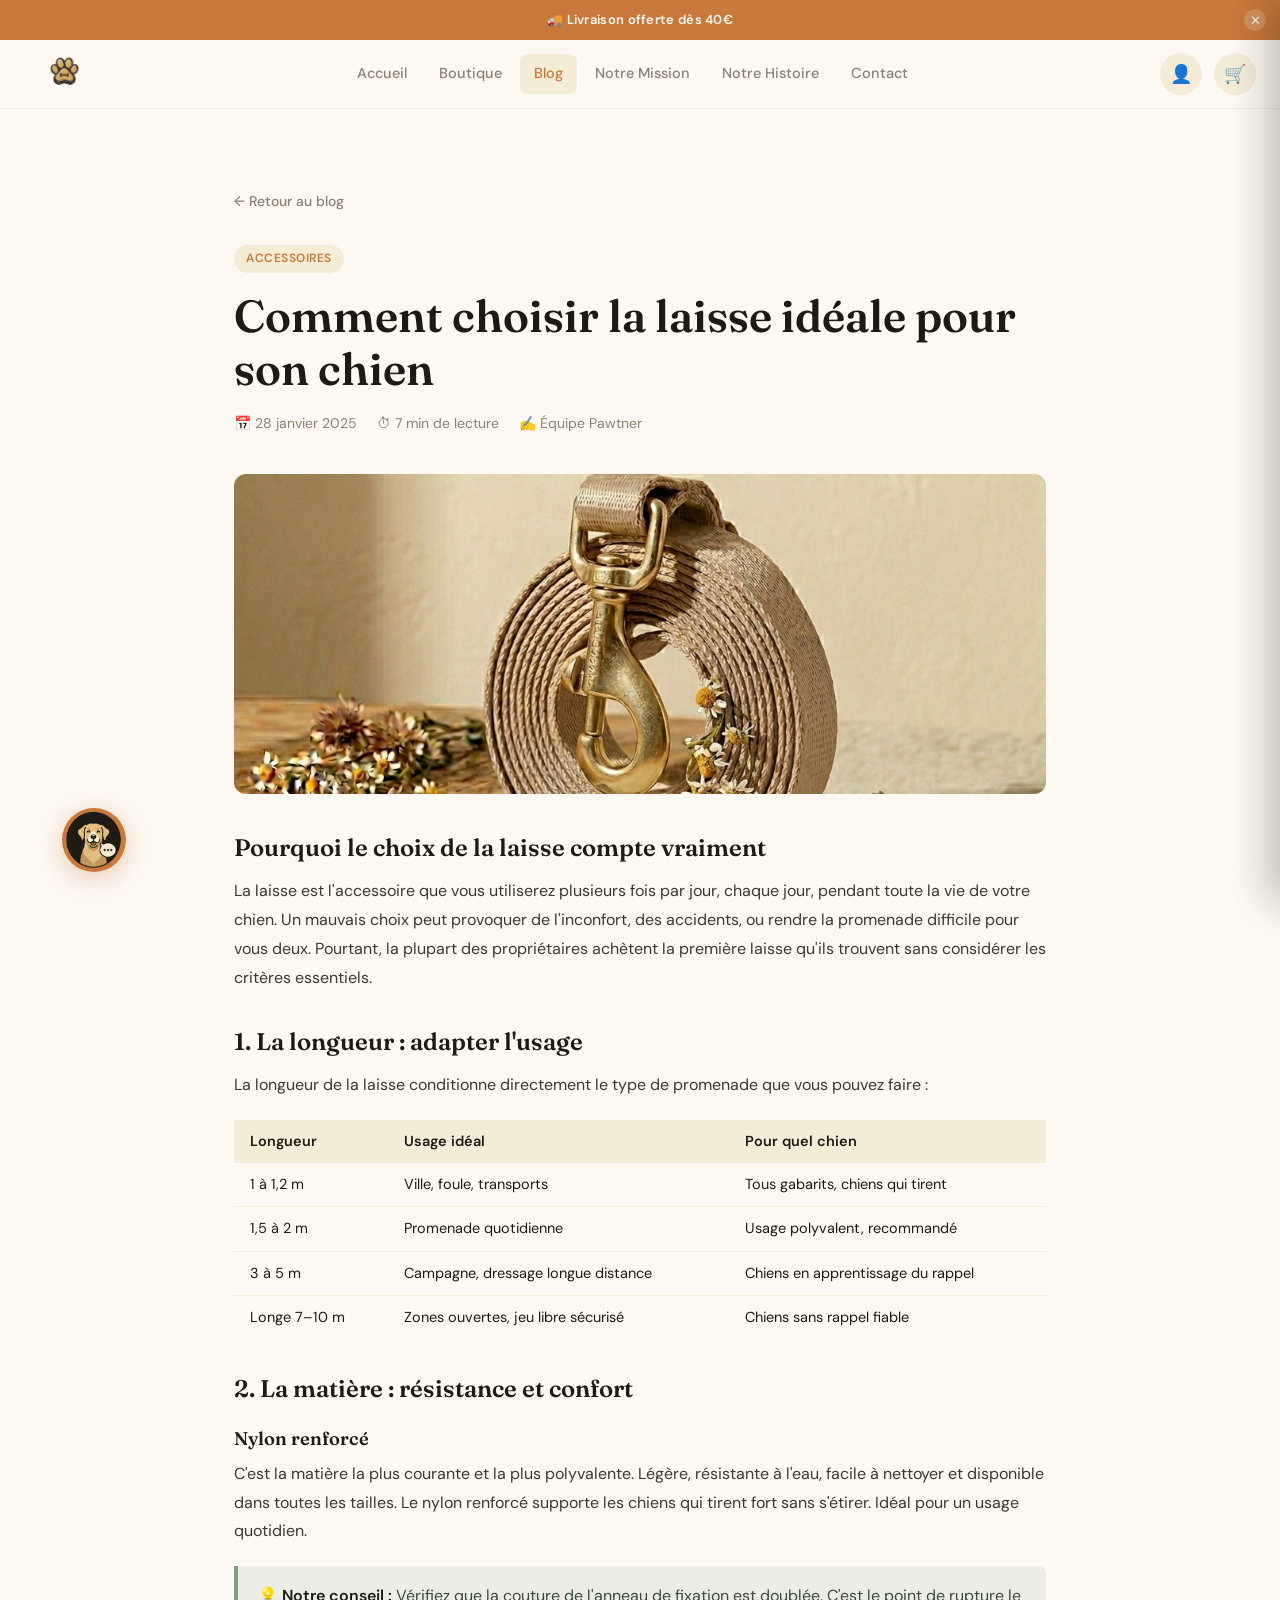
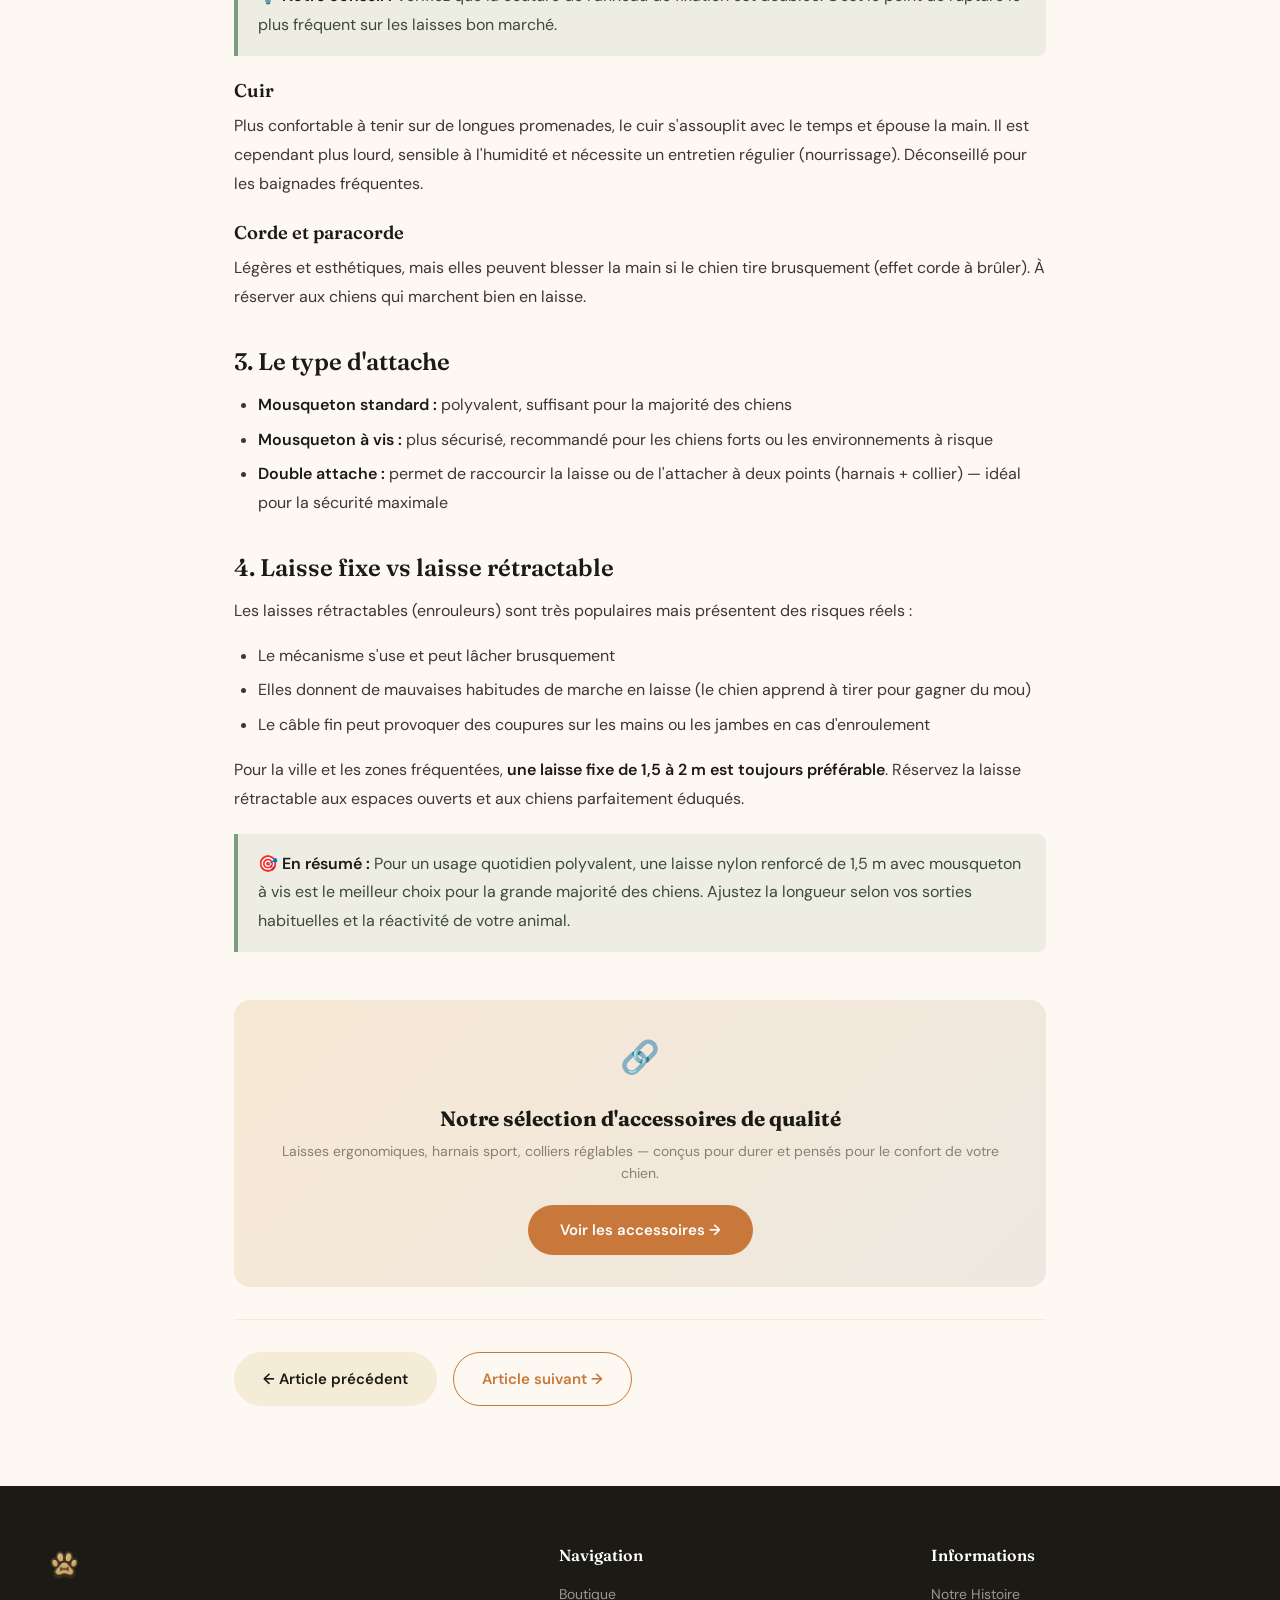
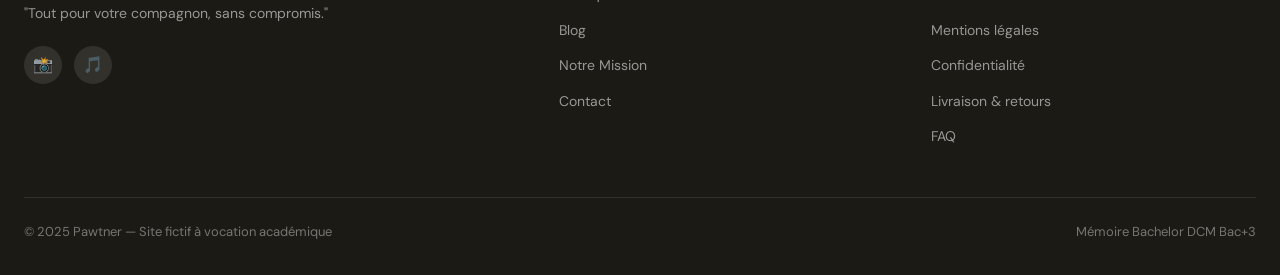
<file: article-2.html>
﻿<!DOCTYPE html>
<html lang="fr">
<head>
  <meta charset="UTF-8" />
  <meta name="viewport" content="width=device-width, initial-scale=1.0" />
  <title>Comment choisir la laisse idéale pour son chien — Pawtner Blog</title>
  <meta name="description" content="Longueur, matière, type d'attache et usage : le guide complet Pawtner pour choisir la laisse adaptée à votre chien." />
  <link rel="stylesheet" href="style.css" />
</head>
<body>
<div id="read-progress"></div>
<script>
(function(){
  var bar = document.getElementById("read-progress");
  window.addEventListener("scroll", function(){
    var doc  = document.documentElement;
    var scrolled = doc.scrollTop || document.body.scrollTop;
    var total    = doc.scrollHeight - doc.clientHeight;
    bar.style.width = (total > 0 ? Math.min(100, scrolled / total * 100) : 0) + "%";
  }, { passive: true });
})();
</script>
<!-- ══ BARRE ANNONCE ══ -->
<div id="announce-bar">
  <div class="ab-messages" id="ab-messages">
    <div class="ab-msg active">🚚 Livraison offerte dès 40€</div>
    <div class="ab-msg">🦴 Friandises 100% naturelles</div>
    <div class="ab-msg">🎁 Code WELCOME15 sur votre première commande</div>
    <div class="ab-msg">⏱ Offre valable encore <span id="ab-timer">23:59:00</span></div>
  </div>
  <button class="ab-close" onclick="closeAnnounce()" aria-label="Fermer">✕</button>
</div>
<script>
(function(){
  if(localStorage.getItem("ab_closed")==="1"){return;}
  document.body.classList.add("has-announce");

  /* ── countdown ── */
  var TOTAL = 3*3600;
  var key   = "ab_timer_end";
  var end   = parseInt(localStorage.getItem(key)||"0",10);
  if(!end || end <= Date.now()/1000){
    end = Math.floor(Date.now()/1000) + TOTAL;
    localStorage.setItem(key, end);
  }
  function fmtTimer(){
    var rem = Math.max(0, end - Math.floor(Date.now()/1000));
    if(rem===0){ end = Math.floor(Date.now()/1000)+TOTAL; localStorage.setItem(key,end); rem=TOTAL; }
    var h=Math.floor(rem/3600), m=Math.floor((rem%3600)/60), s=rem%60;
    return (h<10?"0":"")+h+":"+(m<10?"0":"")+m+":"+(s<10?"0":"")+s;
  }
  var timerEl = document.getElementById("ab-timer");
  if(timerEl) timerEl.textContent = fmtTimer();
  setInterval(function(){ if(timerEl) timerEl.textContent = fmtTimer(); }, 1000);

  /* ── rotation ── */
  var msgs=document.querySelectorAll(".ab-msg"),cur=0,rotTimer;
  function next(){
    msgs[cur].classList.remove("active");
    msgs[cur].classList.add("exit");
    var prev=cur;
    setTimeout(function(){msgs[prev].classList.remove("exit");},400);
    cur=(cur+1)%msgs.length;
    msgs[cur].classList.add("active");
  }
  rotTimer=setInterval(next,3000);

  window.closeAnnounce=function(){
    clearInterval(rotTimer);
    var bar=document.getElementById("announce-bar");
    bar.classList.add("hidden");
    document.body.classList.remove("has-announce");
    localStorage.setItem("ab_closed","1");
  };
})();
</script>

<!-- ══ HEADER ══ -->
<header id="header">
  <div class="header-inner">
    <a class="logo" href="index.html">
      <img src="Images/Logo.png" alt="Pawtner">
    </a>
    <nav class="main-nav">
      <a class="nav-link" href="index.html">Accueil</a>
      <a class="nav-link" href="boutique.html">Boutique</a>
      <a class="nav-link active" href="blog.html">Blog</a>
      <a class="nav-link" href="mission.html">Notre Mission</a>
      <a class="nav-link" href="histoire.html">Notre Histoire</a>
      <a class="nav-link" href="contact.html">Contact</a>
    </nav>
    <div class="header-actions">
      <button class="account-btn" onclick="openAccount()" aria-label="Espace client"><span class="account-icon">👤</span><span class="account-badge hidden"></span></button>
      <button class="cart-btn" onclick="toggleCart()" aria-label="Panier">
        <span class="cart-icon">🛒</span>
        <span class="cart-count hidden" id="cartCount">0</span>
      </button>
      <button class="burger-btn" id="burgerBtn" onclick="toggleMobileNav()" aria-label="Menu">
        <span></span><span></span><span></span>
      </button>
    </div>
  </div>
</header>

<nav class="mobile-nav" id="mobileNav">
  <a class="nav-link" href="index.html">Accueil</a>
  <a class="nav-link" href="boutique.html">Boutique</a>
  <a class="nav-link" href="blog.html">Blog</a>
  <a class="nav-link" href="mission.html">Notre Mission</a>
      <a class="nav-link" href="histoire.html">Notre Histoire</a>
  <a class="nav-link" href="contact.html">Contact</a>
</nav>

<main>
  <section class="section">
    <div class="container-sm">

      <a class="article-back" href="blog.html">← Retour au blog</a>

      <div class="article-header">
        <span class="article-tag">Accessoires</span>
        <h1 class="article-title">Comment choisir la laisse idéale pour son chien</h1>
        <div class="article-meta">
          <span>📅 28 janvier 2025</span>
          <span>⏱ 7 min de lecture</span>
          <span>✍️ Équipe Pawtner</span>
        </div>
      </div>

      <div class="article-hero-img" style="background:#F5ECD8;padding:0;overflow:hidden;"><img src="Images/Article 2 — Choisir la laisse idéale.png" alt="Choisir la laisse idéale" style="width:100%;height:100%;object-fit:cover;display:block;"></div>

      <div class="article-body">

        <h2>Pourquoi le choix de la laisse compte vraiment</h2>
        <p>La laisse est l'accessoire que vous utiliserez plusieurs fois par jour, chaque jour, pendant toute la vie de votre chien. Un mauvais choix peut provoquer de l'inconfort, des accidents, ou rendre la promenade difficile pour vous deux. Pourtant, la plupart des propriétaires achètent la première laisse qu'ils trouvent sans considérer les critères essentiels.</p>

        <h2>1. La longueur : adapter l'usage</h2>
        <p>La longueur de la laisse conditionne directement le type de promenade que vous pouvez faire :</p>
        <table>
          <tr><th>Longueur</th><th>Usage idéal</th><th>Pour quel chien</th></tr>
          <tr><td>1 à 1,2 m</td><td>Ville, foule, transports</td><td>Tous gabarits, chiens qui tirent</td></tr>
          <tr><td>1,5 à 2 m</td><td>Promenade quotidienne</td><td>Usage polyvalent, recommandé</td></tr>
          <tr><td>3 à 5 m</td><td>Campagne, dressage longue distance</td><td>Chiens en apprentissage du rappel</td></tr>
          <tr><td>Longe 7–10 m</td><td>Zones ouvertes, jeu libre sécurisé</td><td>Chiens sans rappel fiable</td></tr>
        </table>

        <h2>2. La matière : résistance et confort</h2>
        <h3>Nylon renforcé</h3>
        <p>C'est la matière la plus courante et la plus polyvalente. Légère, résistante à l'eau, facile à nettoyer et disponible dans toutes les tailles. Le nylon renforcé supporte les chiens qui tirent fort sans s'étirer. Idéal pour un usage quotidien.</p>
        <div class="info-box"><p>💡 <strong>Notre conseil :</strong> Vérifiez que la couture de l'anneau de fixation est doublée. C'est le point de rupture le plus fréquent sur les laisses bon marché.</p></div>

        <h3>Cuir</h3>
        <p>Plus confortable à tenir sur de longues promenades, le cuir s'assouplit avec le temps et épouse la main. Il est cependant plus lourd, sensible à l'humidité et nécessite un entretien régulier (nourrissage). Déconseillé pour les baignades fréquentes.</p>

        <h3>Corde et paracorde</h3>
        <p>Légères et esthétiques, mais elles peuvent blesser la main si le chien tire brusquement (effet corde à brûler). À réserver aux chiens qui marchent bien en laisse.</p>

        <h2>3. Le type d'attache</h2>
        <ul>
          <li><strong>Mousqueton standard :</strong> polyvalent, suffisant pour la majorité des chiens</li>
          <li><strong>Mousqueton à vis :</strong> plus sécurisé, recommandé pour les chiens forts ou les environnements à risque</li>
          <li><strong>Double attache :</strong> permet de raccourcir la laisse ou de l'attacher à deux points (harnais + collier) — idéal pour la sécurité maximale</li>
        </ul>

        <h2>4. Laisse fixe vs laisse rétractable</h2>
        <p>Les laisses rétractables (enrouleurs) sont très populaires mais présentent des risques réels :</p>
        <ul>
          <li>Le mécanisme s'use et peut lâcher brusquement</li>
          <li>Elles donnent de mauvaises habitudes de marche en laisse (le chien apprend à tirer pour gagner du mou)</li>
          <li>Le câble fin peut provoquer des coupures sur les mains ou les jambes en cas d'enroulement</li>
        </ul>
        <p>Pour la ville et les zones fréquentées, <strong>une laisse fixe de 1,5 à 2 m est toujours préférable</strong>. Réservez la laisse rétractable aux espaces ouverts et aux chiens parfaitement éduqués.</p>

        <div class="info-box"><p>🎯 <strong>En résumé :</strong> Pour un usage quotidien polyvalent, une laisse nylon renforcé de 1,5 m avec mousqueton à vis est le meilleur choix pour la grande majorité des chiens. Ajustez la longueur selon vos sorties habituelles et la réactivité de votre animal.</p></div>

        <div style="margin-top:48px;background:linear-gradient(135deg,#f7e8d4 0%,#ede8e0 100%);border-radius:16px;padding:32px;text-align:center;">
          <div style="font-size:32px;margin-bottom:12px;">🔗</div>
          <h3 style="font-family:'Fraunces',serif;font-size:1.3rem;font-weight:700;color:var(--dark);margin-bottom:8px;">Notre sélection d'accessoires de qualité</h3>
          <p style="font-size:14px;color:var(--muted);margin-bottom:20px;line-height:1.6;">Laisses ergonomiques, harnais sport, colliers réglables — conçus pour durer et pensés pour le confort de votre chien.</p>
          <a href="boutique.html?cat=Accessoires" class="btn btn-primary" style="font-size:15px;padding:13px 32px;">Voir les accessoires →</a>
        </div>

        <div style="margin-top:32px;padding-top:32px;border-top:1px solid var(--warm);display:flex;gap:16px;flex-wrap:wrap;">
          <a href="article-1.html" class="btn btn-secondary">← Article précédent</a>
          <a href="article-3.html" class="btn btn-outline">Article suivant →</a>
        </div>

      </div>
    </div>
  </section>
</main>

<!-- ══ PANIER ══ -->
<div class="cart-overlay" id="cartOverlay" onclick="toggleCart()"></div>
<div class="cart-panel" id="cartPanel">
  <div class="cart-header">
    <h3>🛒 Mon panier</h3>
    <button class="cart-close" onclick="toggleCart()">✕</button>
  </div>
  <div class="cart-items" id="cartItems"></div>
  <div id="cart-free-ship"></div>
  <div class="cart-footer" id="cartFooter" style="display:none;">
    <div class="cart-summary">
      <div class="cart-row"><span>Sous-total</span><span id="cartSubtotal">0,00 €</span></div>
      <div class="cart-row"><span>Livraison</span><span id="cartShipping">3,99 €</span></div>
      <div class="cart-row total"><span>Total</span><span id="cartTotal">0,00 €</span></div>
    </div>
    <button class="btn btn-primary cart-checkout" onclick="openCheckout()">Passer commande →</button>
  </div>
</div>

<div class="modal-overlay" id="checkoutModal">
  <div class="modal">
    <div class="modal-header">
      <h3>Finaliser ma commande</h3>
      <button class="modal-close" onclick="closeCheckout()">✕</button>
    </div>
    <div class="modal-body" id="checkoutBody">
      <form onsubmit="confirmOrder(event)">
        <h4 style="font-family:'Fraunces',serif;font-size:16px;margin-bottom:16px;color:var(--muted);">Informations de livraison</h4>
        <div class="form-row">
          <div class="form-group"><label class="form-label">Prénom</label><input class="form-input" type="text" placeholder="Jean" required /></div>
          <div class="form-group"><label class="form-label">Nom</label><input class="form-input" type="text" placeholder="Dupont" required /></div>
        </div>
        <div class="form-group"><label class="form-label">Adresse</label><input class="form-input" type="text" placeholder="12 rue de la Paix" required /></div>
        <div class="form-row">
          <div class="form-group"><label class="form-label">Code postal</label><input class="form-input" type="text" placeholder="75001" required /></div>
          <div class="form-group"><label class="form-label">Ville</label><input class="form-input" type="text" placeholder="Paris" required /></div>
        </div>
        <h4 style="font-family:'Fraunces',serif;font-size:16px;margin:20px 0 16px;color:var(--muted);">Paiement (simulation)</h4>
        <div class="card-preview">
          <div class="card-chip">💳</div>
          <div class="card-number">•••• •••• •••• ••••</div>
          <div class="card-meta"><span>TITULAIRE</span><span>MM/AA</span></div>
        </div>
        <div class="form-group"><label class="form-label">Numéro de carte</label><input class="form-input" type="text" placeholder="1234 5678 9012 3456" maxlength="19" oninput="formatCard(this)" required /></div>
        <div class="form-row">
          <div class="form-group"><label class="form-label">Date d'expiration</label><input class="form-input" type="text" placeholder="MM/AA" maxlength="5" required /></div>
          <div class="form-group"><label class="form-label">CVV</label><input class="form-input" type="text" placeholder="•••" maxlength="3" required /></div>
        </div>
        <div style="background:rgba(122,158,126,.12);border-radius:8px;padding:12px 14px;font-size:13px;color:#3a4a3c;margin-bottom:20px;">
          🔒 Paiement 100% fictif — aucune donnée bancaire n'est collectée ou transmise.
        </div>
        <div class="payment-logos">
          <!-- Visa -->
          <div class="pay-logo">
            <svg width="38" height="14" viewBox="0 0 38 14" fill="none" xmlns="http://www.w3.org/2000/svg">
              <path d="M14.5 1L11.2 13H8.2L11.5 1H14.5Z" fill="#1A1F71"/>
              <path d="M26.3 1.3C25.6 1 24.5.8 23.1.8c-3.3 0-5.6 1.7-5.6 4.2 0 1.8 1.7 2.8 3 3.4 1.3.6 1.7 1 1.7 1.5 0 .8-1 1.2-2 1.2-1.3 0-2-.2-3.1-.7l-.4-.2-.5 2.8c.9.4 2.4.7 4 .7 3.5 0 5.8-1.7 5.8-4.3 0-1.4-.9-2.5-2.9-3.4-1.2-.6-2-1-2-1.6 0-.5.6-1.1 2-1.1 1.1 0 1.9.2 2.5.5l.3.1.5-2.7Z" fill="#1A1F71"/>
              <path d="M30.1 1h-2.6c-.8 0-1.4.2-1.7 1L21 13h3.5l.7-1.9h4.3l.4 1.9H33L30.1 1Zm-4.1 7.6 1.3-3.6.4-1.1.2 1 .7 3.7h-2.6Z" fill="#1A1F71"/>
              <path d="M7.2 1L4 9.3 3.7 7.8C3.1 5.9 1.4 3.8.1 2.7L3 13h3.5L10.7 1H7.2Z" fill="#1A1F71"/>
              <path d="M2.1 1H.1L0 1.6c1.6.4 3.2 1.4 3.7 2.2L2.1 1Z" fill="#F9A533"/>
            </svg>
          </div>
          <!-- Mastercard -->
          <div class="pay-logo">
            <svg width="34" height="22" viewBox="0 0 34 22" fill="none" xmlns="http://www.w3.org/2000/svg">
              <rect width="34" height="22" rx="3" fill="white"/>
              <circle cx="13" cy="11" r="7" fill="#EB001B"/>
              <circle cx="21" cy="11" r="7" fill="#F79E1B"/>
              <path d="M17 5.8A7 7 0 0 1 20.5 11 7 7 0 0 1 17 16.2 7 7 0 0 1 13.5 11 7 7 0 0 1 17 5.8Z" fill="#FF5F00"/>
            </svg>
          </div>
          <!-- PayPal -->
          <div class="pay-logo">
            <svg width="52" height="14" viewBox="0 0 52 14" fill="none" xmlns="http://www.w3.org/2000/svg">
              <path d="M6.5 1H2L.5 10h2.2l.4-2.5h1.7c2.5 0 4-1.3 4-3.5C8.8 2.1 7.9 1 6.5 1ZM6.1 5.8H4.7l.4-2.5H6.5c.8 0 1.2.4 1.2 1.1 0 .8-.6 1.4-1.6 1.4Z" fill="#003087"/>
              <path d="M13.5 4.5c-1.8 0-3.2 1.4-3.2 3.2 0 1.3.9 2.2 2.2 2.2.7 0 1.3-.3 1.7-.8l-.1.7h2l1-5.2h-2l-.1.4c-.4-.4-1-.5-1.5-.5Zm.3 1.8c.7 0 1.2.5 1.2 1.2 0 .8-.6 1.4-1.4 1.4-.7 0-1.2-.5-1.2-1.2 0-.8.6-1.4 1.4-1.4Z" fill="#003087"/>
              <path d="M20 4.6h-2.2l-1.5 5.3h2.1l.8-3c.2-.8.7-1.2 1.4-1.2h.3l.4-2.1h-.3c-.5 0-.8.2-1 1Z" fill="#003087"/>
              <path d="M24.5 4.5c-1.8 0-3.2 1.4-3.2 3.2 0 1.3.9 2.2 2.2 2.2.7 0 1.3-.3 1.7-.8l-.1.7h2l1-5.2h-2l-.1.4c-.4-.4-1-.5-1.5-.5Zm.3 1.8c.7 0 1.2.5 1.2 1.2 0 .8-.6 1.4-1.4 1.4-.7 0-1.2-.5-1.2-1.2 0-.8.6-1.4 1.4-1.4Z" fill="#009CDE"/>
              <path d="M33.5 1H29l-1.5 9h2.2l.4-2.5H32c2.5 0 4-1.3 4-3.5-.1-1.9-1-3-2.5-3Zm-.4 4.8H31.7l.4-2.5h1.4c.8 0 1.2.4 1.2 1.1 0 .8-.6 1.4-1.6 1.4Z" fill="#009CDE"/>
            </svg>
          </div>
          <!-- American Express -->
          <div class="pay-logo">
            <svg width="40" height="14" viewBox="0 0 40 14" fill="none" xmlns="http://www.w3.org/2000/svg">
              <rect width="40" height="14" rx="2" fill="#2E77BC"/>
              <path d="M4 10V4h5.5l1 2 1-2H17v6h-1.5V5.5l-1.5 3h-1l-1.5-3V10H4Zm2-4.5V8.5h1V5.5h.5L9 8h.5L11 5.5h.5V8.5H13V5.5H4Z" fill="white"/>
              <path d="M18 10V4h6v1.5h-4V6.5h4V8h-4v.5h4V10h-6Z" fill="white"/>
              <path d="M25 10V4h2l3 4V4h1.5v6H30l-3.5-4.5V10H25Z" fill="white"/>
            </svg>
          </div>
          <!-- Stripe -->
          <div class="pay-logo">
            <svg width="36" height="16" viewBox="0 0 36 16" fill="none" xmlns="http://www.w3.org/2000/svg">
              <path d="M4 6.2C4 5.5 4.6 5.2 5.5 5.2c1.3 0 2.9.4 4.2 1.1V3.1C8.4 2.4 7.1 2 5.5 2 2.4 2 .5 3.6.5 6.4c0 4.3 5.9 3.6 5.9 5.4 0 .8-.7 1.1-1.7 1.1-1.4 0-3.3-.6-4.7-1.4v3.3C1.4 15.6 3 16 4.7 16c3.2 0 5.3-1.5 5.3-4.4C10 7.2 4 8 4 6.2Z" fill="#6772E5"/>
              <path d="M36 8.5c0-3.5-1.7-6.5-5-6.5-3.4 0-5.4 3-5.4 6.5 0 4.3 2.4 6.5 5.9 6.5 1.7 0 3-.4 3.9-1v-2.7c-.9.5-2 .8-3.3.8-1.3 0-2.5-.5-2.6-2.1H36c0-.2.1-.9.1-1.5Zm-7.5-1.3c0-1.5.9-2.1 1.8-2.1.8 0 1.7.6 1.7 2.1h-3.5Z" fill="#6772E5"/>
              <path d="M15 3h2v12h-2zM12.5 3H10l-2.5 12h2.5l.5-2.5h2.5l.5 2.5H16L13.5 3Zm-2 7.5 1-5 1 5h-2Z" fill="#6772E5"/>
            </svg>
          </div>
          <!-- SSL -->
          <div class="pay-logo" style="gap:4px;">
            <svg width="12" height="14" viewBox="0 0 12 14" fill="none" xmlns="http://www.w3.org/2000/svg">
              <path d="M6 0L0 2.5V7c0 3.3 2.6 6 6 6.5C9.4 13 12 10.3 12 7V2.5L6 0Z" fill="#3a7a3a"/>
              <path d="M5 7.5L3.5 6 2.5 7l2.5 2.5 5-5-1-1L5 7.5Z" fill="white"/>
            </svg>
            <span style="font-size:10px;font-weight:700;color:#3a7a3a;letter-spacing:.03em;">SSL</span>
          </div>
        </div>
        <button type="submit" class="btn btn-primary" style="width:100%;justify-content:center;padding:15px;">Confirmer la commande →</button>
      </form>
    </div>
  </div>
</div>

<div class="toast-container" id="toastContainer"></div>
<button class="back-top" id="backTop" onclick="window.scrollTo({top:0,behavior:'smooth'})" aria-label="Retour en haut">↑</button>

<!-- ══ FOOTER ══ -->
<footer>
  <div class="footer-inner">
    <div class="footer-grid">
      <div class="footer-brand">
        <a class="logo" href="index.html">
          <img src="Images/Logo.png" alt="Pawtner">
        </a>
        <p>"Tout pour votre compagnon, sans compromis."</p>
        <div class="footer-socials">
          <div class="social-btn" title="Instagram (fictif)">📸</div>
          <div class="social-btn" title="TikTok (fictif)">🎵</div>
        </div>
      </div>
      <div class="footer-col">
        <h4>Navigation</h4>
        <ul>
          <li><a href="boutique.html">Boutique</a></li>
          <li><a href="blog.html">Blog</a></li>
          <li><a href="mission.html">Notre Mission</a></li>
          <li><a href="contact.html">Contact</a></li>
        </ul>
      </div>
      <div class="footer-col">
        <h4>Informations</h4>
        <ul>
          <li><a href="histoire.html">Notre Histoire</a></li>
          <li><a href="legal.html">Mentions légales</a></li>
          <li><a href="legal.html">Confidentialité</a></li>
          <li><a href="contact.html">Livraison &amp; retours</a></li>
          <li><a href="contact.html">FAQ</a></li>
        </ul>
      </div>
    </div>
    <div class="footer-bottom">
      <span>© 2025 Pawtner — Site fictif à vocation académique</span>
      <span>Mémoire Bachelor DCM Bac+3</span>
    </div>
  </div>
</footer>

<script src="app.js"></script>
<script>
  document.addEventListener('DOMContentLoaded', () => { updateCartUI(); });
</script>
<!-- Chatbot Pawtner -->
<div id="pw-launcher" onclick="pwOpen()">
  <div id="pw-hint">Une question ? 🐾</div>
  <div id="pw-btn">
    <img src="Images/logochatbot.png" alt="Pawtner">
  </div>
</div>
<div id="pw-chat">
  <div id="pw-head">
    <div id="pw-head-avatar">
      <img src="Images/logochatbot.png" alt="Pawtner">
    </div>
    <div id="pw-head-info">
      <div id="pw-head-name">Pawtner</div>
      <div id="pw-head-status"><span class="pw-dot"></span>Répond instantanément</div>
    </div>
    <button id="pw-x" onclick="pwClose()">×</button>
  </div>
  <div id="pw-msgs">
    <div class="pw-m bot">Bonjour ! Je suis là pour répondre à toutes vos questions sur vos commandes, nos produits et notre marque 🐾</div>
  </div>
  <div id="pw-chips">
    <button class="pw-chip" onclick="pwChip(this)">Où est ma commande ?</button>
    <button class="pw-chip" onclick="pwChip(this)">Faire un retour</button>
    <button class="pw-chip" onclick="pwChip(this)">Être remboursé</button>
    <button class="pw-chip" onclick="pwChip(this)">Provenance des produits</button>
    <button class="pw-chip" onclick="pwChip(this)">Fiabilité de Pawtner</button>
    <button class="pw-chip" onclick="pwChip(this)">Délai de livraison</button>
  </div>
  <div id="pw-bar">
    <input id="pw-inp" placeholder="Votre question..." autocomplete="off"
      onkeydown="if(event.key==='Enter' && !event.shiftKey){event.preventDefault();pwSend()}" />
    <button id="pw-go" onclick="pwSend()">
      <svg width="16" height="16" viewBox="0 0 16 16" fill="none">
        <path d="M14.5 8L1.5 1.5l2.8 6.5-2.8 6.5L14.5 8z" fill="#FDF8F2"/>
      </svg>
    </button>
  </div>
  <div id="pw-foot">Pawtner · Toujours là pour votre chien</div>
</div>
<!-- ══ ESPACE CLIENT ══ -->
<div id="account-overlay" onclick="closeAccount()"></div>
<div id="account-panel">
  <div class="ac-head">
    <div>
      <div class="ac-head-title">Mon espace Pawtner</div>
      <div class="ac-head-sub">Fidélité · Commandes · Offres personnalisées</div>
    </div>
    <button class="ac-close" onclick="closeAccount()">×</button>
  </div>
  <div id="ac-auth" style="display:flex;flex-direction:column;overflow-y:auto;padding:32px 28px;">
    <div class="ac-auth-hero">
      <div class="ac-auth-icon">🐾</div>
      <div class="ac-auth-title">Rejoignez la famille Pawtner</div>
      <div class="ac-auth-sub">Créez votre compte gratuit et profitez d'avantages exclusifs pour vous et votre chien.</div>
    </div>
    <div class="ac-perks">
      <div class="ac-perk"><div class="ac-perk-icon">⭐</div><div><div class="ac-perk-label">Points fidélité</div><div class="ac-perk-desc">1 pt par euro dépensé</div></div></div>
      <div class="ac-perk"><div class="ac-perk-icon">📦</div><div><div class="ac-perk-label">Suivi commandes</div><div class="ac-perk-desc">Historique complet</div></div></div>
      <div class="ac-perk"><div class="ac-perk-icon">🧾</div><div><div class="ac-perk-label">Factures</div><div class="ac-perk-desc">Téléchargeables</div></div></div>
      <div class="ac-perk"><div class="ac-perk-icon">🎁</div><div><div class="ac-perk-label">Offres perso.</div><div class="ac-perk-desc">Selon vos achats</div></div></div>
    </div>
    <div class="ac-tabs">
      <button class="ac-tab active" id="ac-tab-login"    onclick="renderAuth('login')">Se connecter</button>
      <button class="ac-tab"        id="ac-tab-register" onclick="renderAuth('register')">Créer un compte</button>
    </div>
    <div id="ac-error" class="ac-error"></div>
    <div id="ac-form" class="ac-form">
      <div class="ac-field"><label>Adresse e-mail</label><input type="email" id="ac-email" placeholder="votre@email.fr" autocomplete="email" /></div>
      <div class="ac-field"><label>Mot de passe</label><input type="password" id="ac-password" placeholder="••••••••" autocomplete="current-password" /></div>
      <button class="ac-submit" onclick="acLogin()">Se connecter →</button>
    </div>
    <div class="ac-divider">ou</div>
    <button class="ac-guest" onclick="closeAccount()">Continuer sans compte</button>
  </div>
  <div id="ac-logged" style="display:none;flex-direction:column;overflow:hidden;flex:1;">
    <div class="ac-profile-bar">
      <div class="ac-avatar" id="ac-avatar">?</div>
      <div>
        <div class="ac-profile-name" id="ac-name"></div>
        <div class="ac-profile-email" id="ac-email-display"></div>
      </div>
    </div>
    <div class="ac-points-bar">
      <div class="ac-points-row">
        <div><div class="ac-points-label">Mes points</div><div class="ac-points-val" id="ac-pts-val">0 pts</div></div>
        <div style="text-align:right;"><div class="ac-points-label">Niveau</div><div style="font-size:14px;font-weight:700;color:var(--dark);" id="ac-pts-tier"></div></div>
      </div>
      <div class="ac-progress"><div class="ac-progress-fill" id="ac-pts-fill" style="width:0%"></div></div>
      <div class="ac-next-reward" id="ac-pts-next"></div>
    </div>
    <nav class="ac-nav">
      <button class="ac-nav-btn active" data-tab="loyalty"  onclick="switchTab('loyalty')"><span class="ac-nav-icon">⭐</span>Fidélité</button>
      <button class="ac-nav-btn"        data-tab="orders"   onclick="switchTab('orders')"><span class="ac-nav-icon">📦</span>Commandes</button>
      <button class="ac-nav-btn"        data-tab="offers"   onclick="switchTab('offers')"><span class="ac-nav-icon">🎁</span>Offres</button>
      <button class="ac-nav-btn"        data-tab="profile"  onclick="switchTab('profile')"><span class="ac-nav-icon">👤</span>Profil</button>
      <button class="ac-nav-btn"        data-tab="referral" onclick="switchTab('referral')"><span class="ac-nav-icon">🤝</span>Parrainage</button>
    </nav>
    <div class="ac-content" id="ac-content"></div>
  </div>
</div>
<div id="invoice-modal">
  <div class="invoice-box">
    <button class="invoice-close" onclick="closeInvoice()">×</button>
    <div class="invoice-header">
      <div class="invoice-logo">🐾 Pawtner</div>
      <div class="invoice-num">Facture <span id="inv-num"></span> · <span id="inv-date"></span></div>
      <div style="font-size:12px;color:var(--muted);margin-top:6px;">Client : <span id="inv-client"></span> · <span id="inv-email"></span></div>
    </div>
    <div id="inv-items"></div>
    <div class="invoice-row"><span>Sous-total</span><span id="inv-subtotal"></span></div>
    <div class="invoice-row"><span>Livraison</span><span id="inv-shipping"></span></div>
    <div class="invoice-row total"><span>Total TTC</span><span id="inv-total"></span></div>
    <div class="invoice-footer">Pawtner · Site fictif à vocation académique · support@pawtner.fr</div>
    <button class="invoice-print" onclick="window.print()">🖨️ Imprimer / Télécharger</button>
  </div>
</div>
<script src="account.js"></script>
<!-- ══ EXIT INTENT POPUP ══ -->
<div id="exit-overlay">
  <div id="exit-box">
    <div class="exit-top">
      <button class="exit-close-x" onclick="exitClose()" aria-label="Fermer">✕</button>
      <div class="exit-dog">🐾</div>
      <div class="exit-eyebrow">Offre exclusive — partez pas !</div>
      <div class="exit-title">Attendez !<br><em>Voici −5% supplémentaires</em></div>
    </div>
    <div class="exit-body">
      <p class="exit-sub">On vous offre un code de réduction supplémentaire, juste parce que vous méritez le meilleur pour votre chien.</p>
      <div class="exit-code-wrap">
        <div class="exit-code-label">Votre code</div>
        <div class="exit-code">EXTRA5</div>
      </div>
      <button class="exit-btn-main" onclick="exitClaim()">J'en profite — copier le code</button>
      <div class="exit-copied-msg" id="exit-copied"></div>
      <button class="exit-btn-skip" onclick="exitClose()">Non merci, je préfère payer plus cher</button>
    </div>
  </div>
</div>
<script>
(function(){
  (function(){
  if(sessionStorage.getItem('exit_shown')) return;
  var triggered = false;

  function showExitPopup(){
    if(triggered) return;
    triggered = true;
    sessionStorage.setItem('exit_shown','1');
    document.getElementById('exit-overlay').classList.add('open');
    document.body.style.overflow = 'hidden';
  }

  /* Desktop : curseur quitte vers le haut */
  document.addEventListener('mouseleave', function(e){
    if(e.clientY <= 10) showExitPopup();
  });

  /* Mobile : scroll rapide vers le haut */
  var lastY = 0, lastTime = Date.now();
  window.addEventListener('scroll', function(){
    var y   = window.scrollY;
    var now = Date.now();
    var dy  = lastY - y;
    var dt  = now - lastTime;
    if(dy > 60 && dt < 300 && lastY > 200) showExitPopup();
    lastY    = y;
    lastTime = now;
  }, { passive: true });

  /* Mobile : 30s apres scroll */
  setTimeout(function(){
    if(!triggered && window.scrollY > 100) showExitPopup();
  }, 30000);

  window.exitClose = function(){
    document.getElementById('exit-overlay').classList.remove('open');
    document.body.style.overflow = '';
  };
  window.exitClaim = function(){
    navigator.clipboard.writeText('EXTRA5').catch(function(){});
    var msg = document.getElementById('exit-copied');
    msg.textContent = '✓ Code EXTRA5 copié dans le presse-papier !';
    var btn = document.querySelector('.exit-btn-main');
    btn.textContent = '✓ Code copié !';
    btn.style.background = '#3a7a3a';
    setTimeout(function(){ exitClose(); }, 1800);
  };
})()
</script>
<script src="chatbot.js"></script>
</body>
</html>
</file>
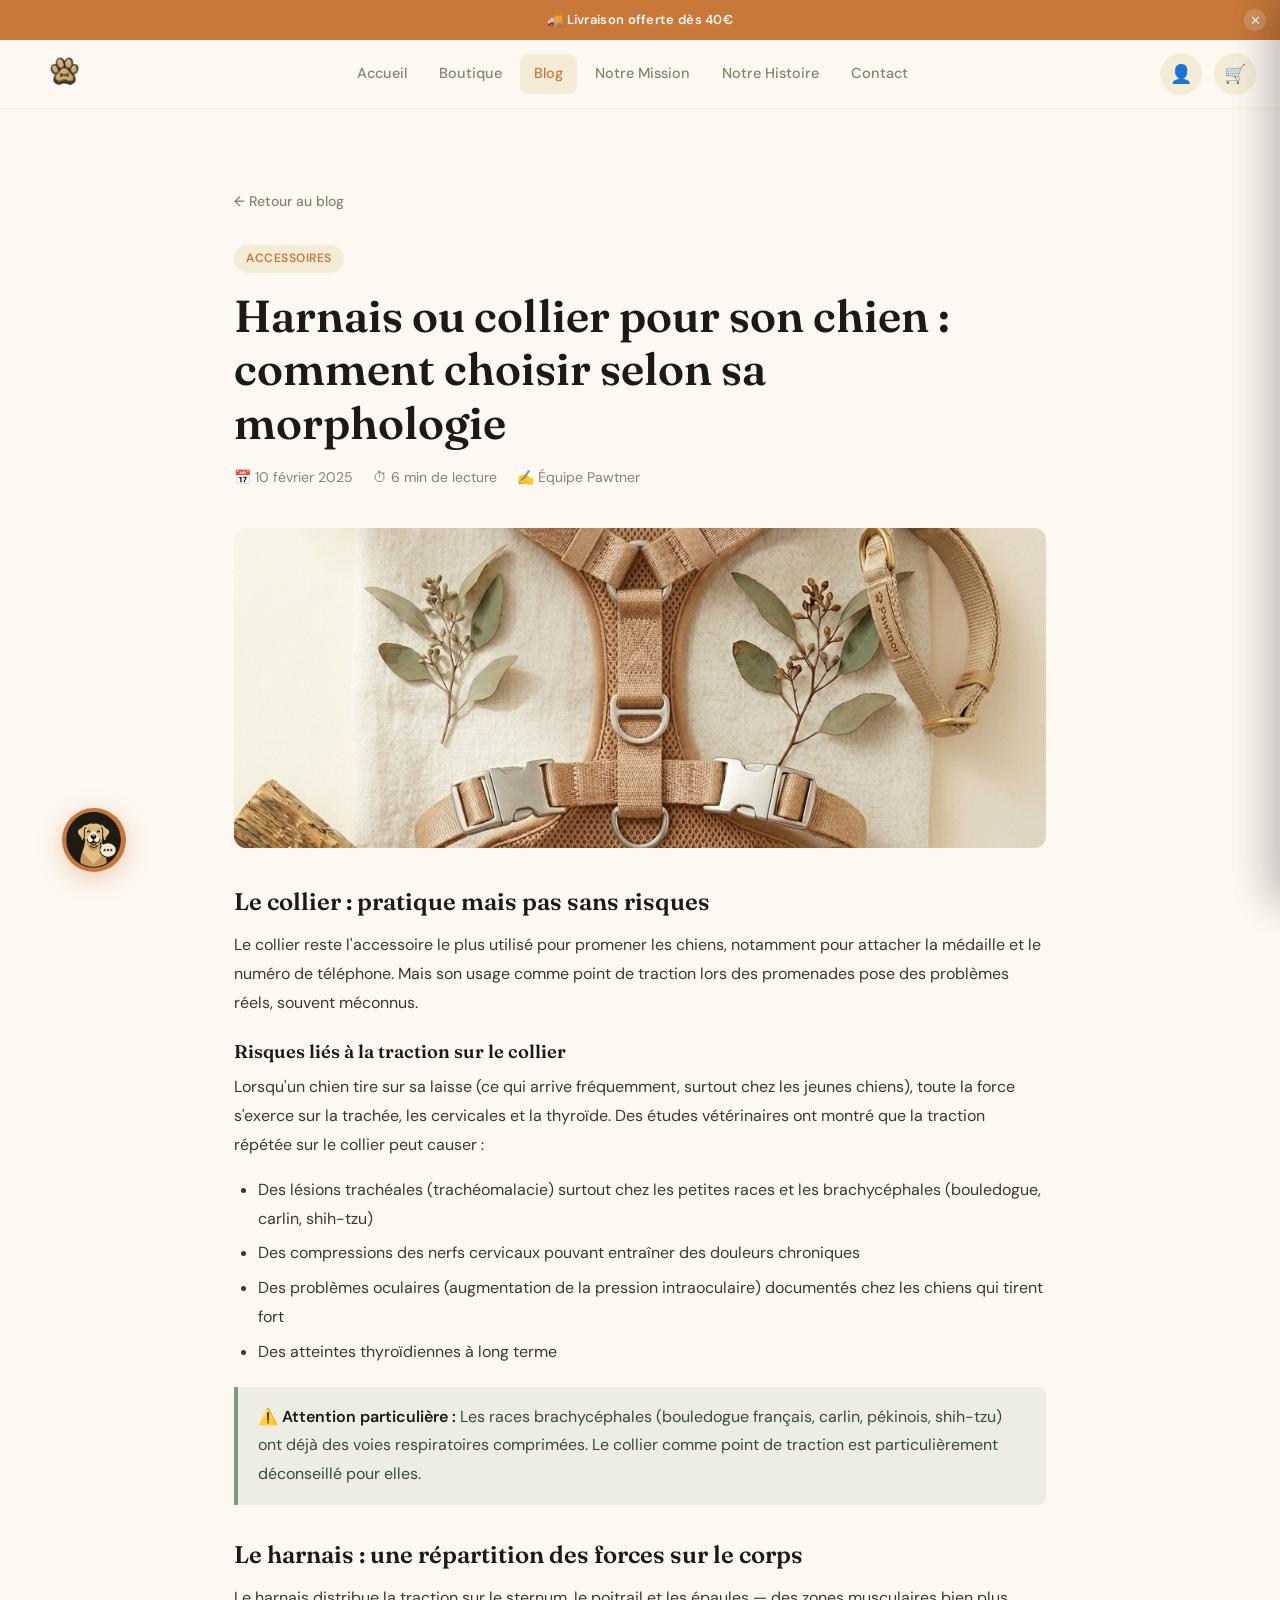
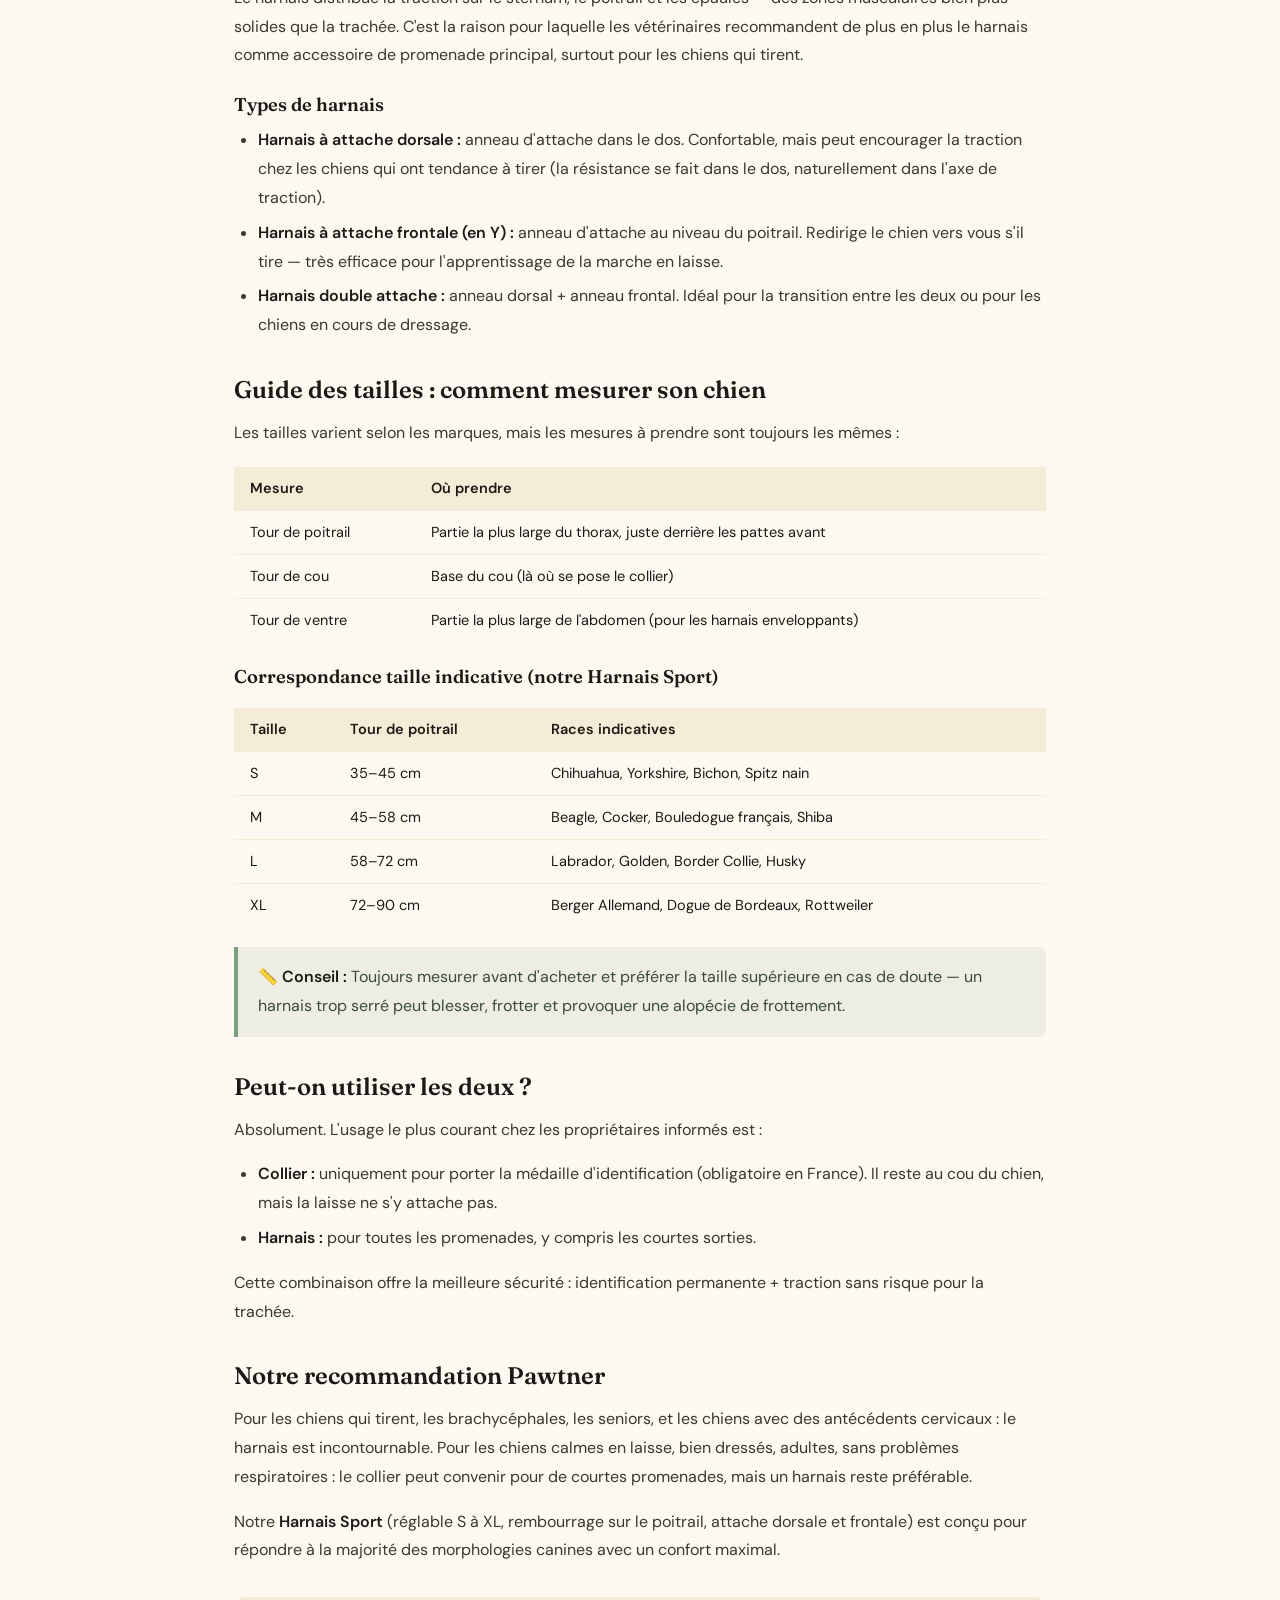
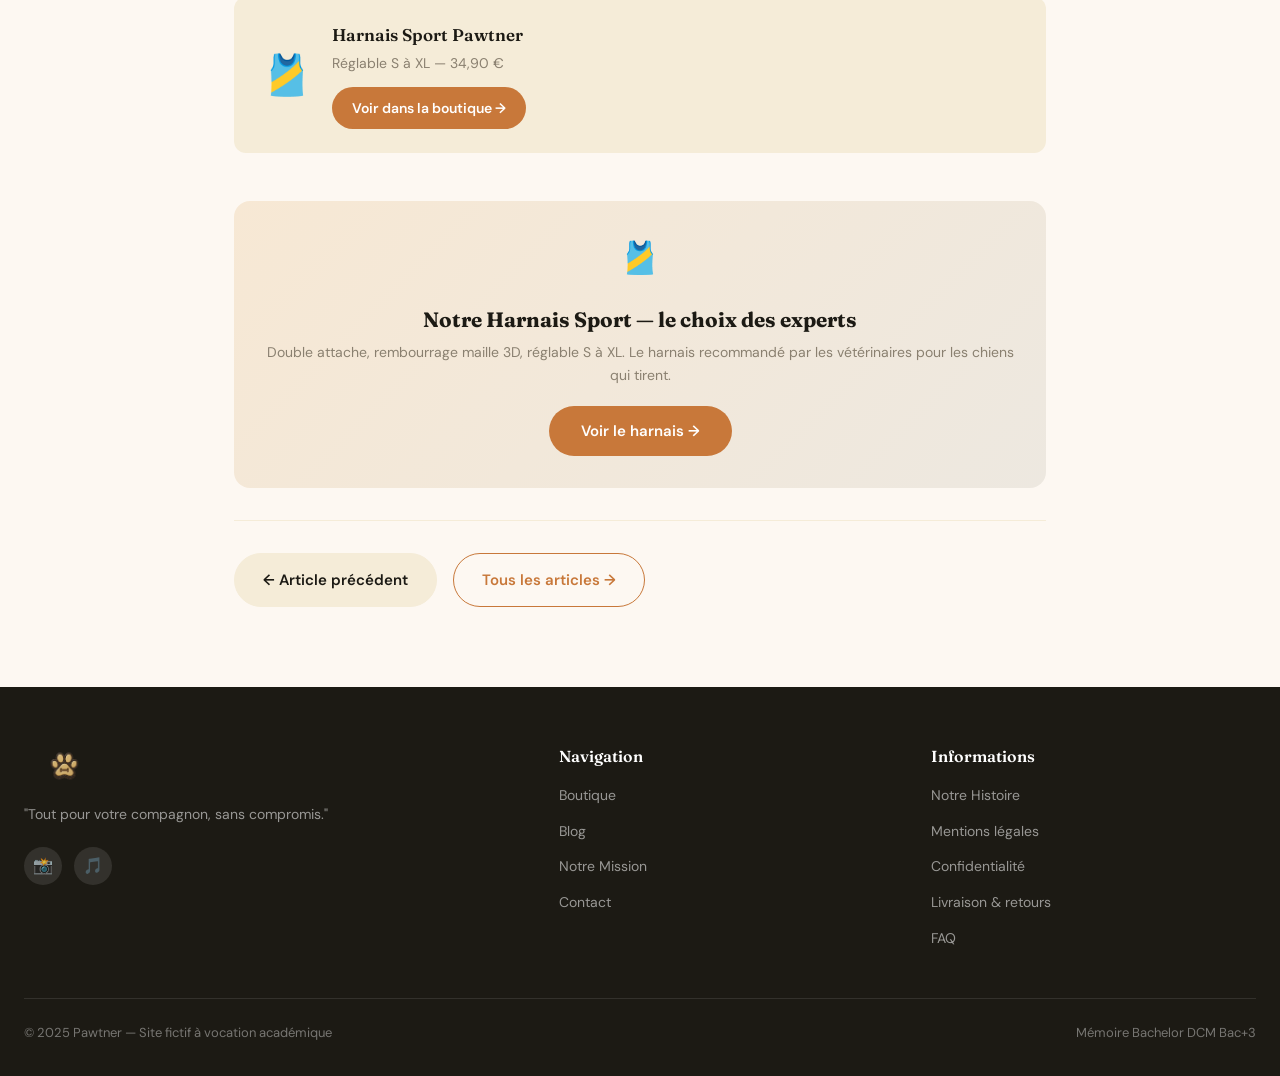
<file: article-3.html>
﻿<!DOCTYPE html>
<html lang="fr">
<head>
  <meta charset="UTF-8" />
  <meta name="viewport" content="width=device-width, initial-scale=1.0" />
  <title>Harnais ou collier pour son chien — Pawtner Blog</title>
  <meta name="description" content="Risques du collier sur la trachée, avantages du harnais, guide des tailles selon la race et la corpulence." />
  <link rel="stylesheet" href="style.css" />
</head>
<body>
<div id="read-progress"></div>
<script>
(function(){
  var bar = document.getElementById("read-progress");
  window.addEventListener("scroll", function(){
    var doc  = document.documentElement;
    var scrolled = doc.scrollTop || document.body.scrollTop;
    var total    = doc.scrollHeight - doc.clientHeight;
    bar.style.width = (total > 0 ? Math.min(100, scrolled / total * 100) : 0) + "%";
  }, { passive: true });
})();
</script>
<!-- ══ BARRE ANNONCE ══ -->
<div id="announce-bar">
  <div class="ab-messages" id="ab-messages">
    <div class="ab-msg active">🚚 Livraison offerte dès 40€</div>
    <div class="ab-msg">🦴 Friandises 100% naturelles</div>
    <div class="ab-msg">🎁 Code WELCOME15 sur votre première commande</div>
    <div class="ab-msg">⏱ Offre valable encore <span id="ab-timer">23:59:00</span></div>
  </div>
  <button class="ab-close" onclick="closeAnnounce()" aria-label="Fermer">✕</button>
</div>
<script>
(function(){
  if(localStorage.getItem("ab_closed")==="1"){return;}
  document.body.classList.add("has-announce");

  /* ── countdown ── */
  var TOTAL = 3*3600;
  var key   = "ab_timer_end";
  var end   = parseInt(localStorage.getItem(key)||"0",10);
  if(!end || end <= Date.now()/1000){
    end = Math.floor(Date.now()/1000) + TOTAL;
    localStorage.setItem(key, end);
  }
  function fmtTimer(){
    var rem = Math.max(0, end - Math.floor(Date.now()/1000));
    if(rem===0){ end = Math.floor(Date.now()/1000)+TOTAL; localStorage.setItem(key,end); rem=TOTAL; }
    var h=Math.floor(rem/3600), m=Math.floor((rem%3600)/60), s=rem%60;
    return (h<10?"0":"")+h+":"+(m<10?"0":"")+m+":"+(s<10?"0":"")+s;
  }
  var timerEl = document.getElementById("ab-timer");
  if(timerEl) timerEl.textContent = fmtTimer();
  setInterval(function(){ if(timerEl) timerEl.textContent = fmtTimer(); }, 1000);

  /* ── rotation ── */
  var msgs=document.querySelectorAll(".ab-msg"),cur=0,rotTimer;
  function next(){
    msgs[cur].classList.remove("active");
    msgs[cur].classList.add("exit");
    var prev=cur;
    setTimeout(function(){msgs[prev].classList.remove("exit");},400);
    cur=(cur+1)%msgs.length;
    msgs[cur].classList.add("active");
  }
  rotTimer=setInterval(next,3000);

  window.closeAnnounce=function(){
    clearInterval(rotTimer);
    var bar=document.getElementById("announce-bar");
    bar.classList.add("hidden");
    document.body.classList.remove("has-announce");
    localStorage.setItem("ab_closed","1");
  };
})();
</script>

<!-- ══ HEADER ══ -->
<header id="header">
  <div class="header-inner">
    <a class="logo" href="index.html">
      <img src="Images/Logo.png" alt="Pawtner">
    </a>
    <nav class="main-nav">
      <a class="nav-link" href="index.html">Accueil</a>
      <a class="nav-link" href="boutique.html">Boutique</a>
      <a class="nav-link active" href="blog.html">Blog</a>
      <a class="nav-link" href="mission.html">Notre Mission</a>
      <a class="nav-link" href="histoire.html">Notre Histoire</a>
      <a class="nav-link" href="contact.html">Contact</a>
    </nav>
    <div class="header-actions">
      <button class="account-btn" onclick="openAccount()" aria-label="Espace client"><span class="account-icon">👤</span><span class="account-badge hidden"></span></button>
      <button class="cart-btn" onclick="toggleCart()" aria-label="Panier">
        <span class="cart-icon">🛒</span>
        <span class="cart-count hidden" id="cartCount">0</span>
      </button>
      <button class="burger-btn" id="burgerBtn" onclick="toggleMobileNav()" aria-label="Menu">
        <span></span><span></span><span></span>
      </button>
    </div>
  </div>
</header>

<nav class="mobile-nav" id="mobileNav">
  <a class="nav-link" href="index.html">Accueil</a>
  <a class="nav-link" href="boutique.html">Boutique</a>
  <a class="nav-link" href="blog.html">Blog</a>
  <a class="nav-link" href="mission.html">Notre Mission</a>
      <a class="nav-link" href="histoire.html">Notre Histoire</a>
  <a class="nav-link" href="contact.html">Contact</a>
</nav>

<main>
  <section class="section">
    <div class="container-sm">

      <a class="article-back" href="blog.html">← Retour au blog</a>

      <div class="article-header">
        <span class="article-tag">Accessoires</span>
        <h1 class="article-title">Harnais ou collier pour son chien : comment choisir selon sa morphologie</h1>
        <div class="article-meta">
          <span>📅 10 février 2025</span>
          <span>⏱ 6 min de lecture</span>
          <span>✍️ Équipe Pawtner</span>
        </div>
      </div>

      <div class="article-hero-img" style="background:#F5ECD8;padding:0;overflow:hidden;"><img src="Images/Article 3 — Harnais ou collier.png" alt="Harnais ou collier" style="width:100%;height:100%;object-fit:cover;display:block;"></div>

      <div class="article-body">

        <h2>Le collier : pratique mais pas sans risques</h2>
        <p>Le collier reste l'accessoire le plus utilisé pour promener les chiens, notamment pour attacher la médaille et le numéro de téléphone. Mais son usage comme point de traction lors des promenades pose des problèmes réels, souvent méconnus.</p>

        <h3>Risques liés à la traction sur le collier</h3>
        <p>Lorsqu'un chien tire sur sa laisse (ce qui arrive fréquemment, surtout chez les jeunes chiens), toute la force s'exerce sur la trachée, les cervicales et la thyroïde. Des études vétérinaires ont montré que la traction répétée sur le collier peut causer :</p>
        <ul>
          <li>Des lésions trachéales (trachéomalacie) surtout chez les petites races et les brachycéphales (bouledogue, carlin, shih-tzu)</li>
          <li>Des compressions des nerfs cervicaux pouvant entraîner des douleurs chroniques</li>
          <li>Des problèmes oculaires (augmentation de la pression intraoculaire) documentés chez les chiens qui tirent fort</li>
          <li>Des atteintes thyroïdiennes à long terme</li>
        </ul>
        <div class="info-box"><p>⚠️ <strong>Attention particulière :</strong> Les races brachycéphales (bouledogue français, carlin, pékinois, shih-tzu) ont déjà des voies respiratoires comprimées. Le collier comme point de traction est particulièrement déconseillé pour elles.</p></div>

        <h2>Le harnais : une répartition des forces sur le corps</h2>
        <p>Le harnais distribue la traction sur le sternum, le poitrail et les épaules — des zones musculaires bien plus solides que la trachée. C'est la raison pour laquelle les vétérinaires recommandent de plus en plus le harnais comme accessoire de promenade principal, surtout pour les chiens qui tirent.</p>

        <h3>Types de harnais</h3>
        <ul>
          <li><strong>Harnais à attache dorsale :</strong> anneau d'attache dans le dos. Confortable, mais peut encourager la traction chez les chiens qui ont tendance à tirer (la résistance se fait dans le dos, naturellement dans l'axe de traction).</li>
          <li><strong>Harnais à attache frontale (en Y) :</strong> anneau d'attache au niveau du poitrail. Redirige le chien vers vous s'il tire — très efficace pour l'apprentissage de la marche en laisse.</li>
          <li><strong>Harnais double attache :</strong> anneau dorsal + anneau frontal. Idéal pour la transition entre les deux ou pour les chiens en cours de dressage.</li>
        </ul>

        <h2>Guide des tailles : comment mesurer son chien</h2>
        <p>Les tailles varient selon les marques, mais les mesures à prendre sont toujours les mêmes :</p>
        <table>
          <tr><th>Mesure</th><th>Où prendre</th></tr>
          <tr><td>Tour de poitrail</td><td>Partie la plus large du thorax, juste derrière les pattes avant</td></tr>
          <tr><td>Tour de cou</td><td>Base du cou (là où se pose le collier)</td></tr>
          <tr><td>Tour de ventre</td><td>Partie la plus large de l'abdomen (pour les harnais enveloppants)</td></tr>
        </table>

        <h3>Correspondance taille indicative (notre Harnais Sport)</h3>
        <table>
          <tr><th>Taille</th><th>Tour de poitrail</th><th>Races indicatives</th></tr>
          <tr><td>S</td><td>35–45 cm</td><td>Chihuahua, Yorkshire, Bichon, Spitz nain</td></tr>
          <tr><td>M</td><td>45–58 cm</td><td>Beagle, Cocker, Bouledogue français, Shiba</td></tr>
          <tr><td>L</td><td>58–72 cm</td><td>Labrador, Golden, Border Collie, Husky</td></tr>
          <tr><td>XL</td><td>72–90 cm</td><td>Berger Allemand, Dogue de Bordeaux, Rottweiler</td></tr>
        </table>
        <div class="info-box"><p>📏 <strong>Conseil :</strong> Toujours mesurer avant d'acheter et préférer la taille supérieure en cas de doute — un harnais trop serré peut blesser, frotter et provoquer une alopécie de frottement.</p></div>

        <h2>Peut-on utiliser les deux ?</h2>
        <p>Absolument. L'usage le plus courant chez les propriétaires informés est :</p>
        <ul>
          <li><strong>Collier :</strong> uniquement pour porter la médaille d'identification (obligatoire en France). Il reste au cou du chien, mais la laisse ne s'y attache pas.</li>
          <li><strong>Harnais :</strong> pour toutes les promenades, y compris les courtes sorties.</li>
        </ul>
        <p>Cette combinaison offre la meilleure sécurité : identification permanente + traction sans risque pour la trachée.</p>

        <h2>Notre recommandation Pawtner</h2>
        <p>Pour les chiens qui tirent, les brachycéphales, les seniors, et les chiens avec des antécédents cervicaux : le harnais est incontournable. Pour les chiens calmes en laisse, bien dressés, adultes, sans problèmes respiratoires : le collier peut convenir pour de courtes promenades, mais un harnais reste préférable.</p>
        <p>Notre <strong>Harnais Sport</strong> (réglable S à XL, rembourrage sur le poitrail, attache dorsale et frontale) est conçu pour répondre à la majorité des morphologies canines avec un confort maximal.</p>

        <div style="background:var(--warm);border-radius:var(--radius);padding:24px 28px;margin:32px 0;display:flex;align-items:center;gap:20px;flex-wrap:wrap;">
          <div style="font-size:40px;">🎽</div>
          <div>
            <div style="font-family:'Fraunces',serif;font-weight:600;font-size:17px;margin-bottom:4px;">Harnais Sport Pawtner</div>
            <div style="font-size:14px;color:var(--muted);margin-bottom:12px;">Réglable S à XL — 34,90 €</div>
            <a href="boutique.html?cat=Accessoires" class="btn btn-primary" style="padding:10px 20px;font-size:14px;">Voir dans la boutique →</a>
          </div>
        </div>

        <div style="margin-top:48px;background:linear-gradient(135deg,#f7e8d4 0%,#ede8e0 100%);border-radius:16px;padding:32px;text-align:center;">
          <div style="font-size:32px;margin-bottom:12px;">🎽</div>
          <h3 style="font-family:'Fraunces',serif;font-size:1.3rem;font-weight:700;color:var(--dark);margin-bottom:8px;">Notre Harnais Sport — le choix des experts</h3>
          <p style="font-size:14px;color:var(--muted);margin-bottom:20px;line-height:1.6;">Double attache, rembourrage maille 3D, réglable S à XL. Le harnais recommandé par les vétérinaires pour les chiens qui tirent.</p>
          <a href="boutique.html?cat=Accessoires" class="btn btn-primary" style="font-size:15px;padding:13px 32px;">Voir le harnais →</a>
        </div>

        <div style="margin-top:32px;padding-top:32px;border-top:1px solid var(--warm);display:flex;gap:16px;flex-wrap:wrap;">
          <a href="article-2.html" class="btn btn-secondary">← Article précédent</a>
          <a href="blog.html" class="btn btn-outline">Tous les articles →</a>
        </div>

      </div>
    </div>
  </section>
</main>

<!-- ══ PANIER ══ -->
<div class="cart-overlay" id="cartOverlay" onclick="toggleCart()"></div>
<div class="cart-panel" id="cartPanel">
  <div class="cart-header">
    <h3>🛒 Mon panier</h3>
    <button class="cart-close" onclick="toggleCart()">✕</button>
  </div>
  <div class="cart-items" id="cartItems"></div>
  <div id="cart-free-ship"></div>
  <div class="cart-footer" id="cartFooter" style="display:none;">
    <div class="cart-summary">
      <div class="cart-row"><span>Sous-total</span><span id="cartSubtotal">0,00 €</span></div>
      <div class="cart-row"><span>Livraison</span><span id="cartShipping">3,99 €</span></div>
      <div class="cart-row total"><span>Total</span><span id="cartTotal">0,00 €</span></div>
    </div>
    <button class="btn btn-primary cart-checkout" onclick="openCheckout()">Passer commande →</button>
  </div>
</div>

<div class="modal-overlay" id="checkoutModal">
  <div class="modal">
    <div class="modal-header">
      <h3>Finaliser ma commande</h3>
      <button class="modal-close" onclick="closeCheckout()">✕</button>
    </div>
    <div class="modal-body" id="checkoutBody">
      <form onsubmit="confirmOrder(event)">
        <h4 style="font-family:'Fraunces',serif;font-size:16px;margin-bottom:16px;color:var(--muted);">Informations de livraison</h4>
        <div class="form-row">
          <div class="form-group"><label class="form-label">Prénom</label><input class="form-input" type="text" placeholder="Jean" required /></div>
          <div class="form-group"><label class="form-label">Nom</label><input class="form-input" type="text" placeholder="Dupont" required /></div>
        </div>
        <div class="form-group"><label class="form-label">Adresse</label><input class="form-input" type="text" placeholder="12 rue de la Paix" required /></div>
        <div class="form-row">
          <div class="form-group"><label class="form-label">Code postal</label><input class="form-input" type="text" placeholder="75001" required /></div>
          <div class="form-group"><label class="form-label">Ville</label><input class="form-input" type="text" placeholder="Paris" required /></div>
        </div>
        <h4 style="font-family:'Fraunces',serif;font-size:16px;margin:20px 0 16px;color:var(--muted);">Paiement (simulation)</h4>
        <div class="card-preview">
          <div class="card-chip">💳</div>
          <div class="card-number">•••• •••• •••• ••••</div>
          <div class="card-meta"><span>TITULAIRE</span><span>MM/AA</span></div>
        </div>
        <div class="form-group"><label class="form-label">Numéro de carte</label><input class="form-input" type="text" placeholder="1234 5678 9012 3456" maxlength="19" oninput="formatCard(this)" required /></div>
        <div class="form-row">
          <div class="form-group"><label class="form-label">Date d'expiration</label><input class="form-input" type="text" placeholder="MM/AA" maxlength="5" required /></div>
          <div class="form-group"><label class="form-label">CVV</label><input class="form-input" type="text" placeholder="•••" maxlength="3" required /></div>
        </div>
        <div style="background:rgba(122,158,126,.12);border-radius:8px;padding:12px 14px;font-size:13px;color:#3a4a3c;margin-bottom:20px;">
          🔒 Paiement 100% fictif — aucune donnée bancaire n'est collectée ou transmise.
        </div>
        <div class="payment-logos">
          <!-- Visa -->
          <div class="pay-logo">
            <svg width="38" height="14" viewBox="0 0 38 14" fill="none" xmlns="http://www.w3.org/2000/svg">
              <path d="M14.5 1L11.2 13H8.2L11.5 1H14.5Z" fill="#1A1F71"/>
              <path d="M26.3 1.3C25.6 1 24.5.8 23.1.8c-3.3 0-5.6 1.7-5.6 4.2 0 1.8 1.7 2.8 3 3.4 1.3.6 1.7 1 1.7 1.5 0 .8-1 1.2-2 1.2-1.3 0-2-.2-3.1-.7l-.4-.2-.5 2.8c.9.4 2.4.7 4 .7 3.5 0 5.8-1.7 5.8-4.3 0-1.4-.9-2.5-2.9-3.4-1.2-.6-2-1-2-1.6 0-.5.6-1.1 2-1.1 1.1 0 1.9.2 2.5.5l.3.1.5-2.7Z" fill="#1A1F71"/>
              <path d="M30.1 1h-2.6c-.8 0-1.4.2-1.7 1L21 13h3.5l.7-1.9h4.3l.4 1.9H33L30.1 1Zm-4.1 7.6 1.3-3.6.4-1.1.2 1 .7 3.7h-2.6Z" fill="#1A1F71"/>
              <path d="M7.2 1L4 9.3 3.7 7.8C3.1 5.9 1.4 3.8.1 2.7L3 13h3.5L10.7 1H7.2Z" fill="#1A1F71"/>
              <path d="M2.1 1H.1L0 1.6c1.6.4 3.2 1.4 3.7 2.2L2.1 1Z" fill="#F9A533"/>
            </svg>
          </div>
          <!-- Mastercard -->
          <div class="pay-logo">
            <svg width="34" height="22" viewBox="0 0 34 22" fill="none" xmlns="http://www.w3.org/2000/svg">
              <rect width="34" height="22" rx="3" fill="white"/>
              <circle cx="13" cy="11" r="7" fill="#EB001B"/>
              <circle cx="21" cy="11" r="7" fill="#F79E1B"/>
              <path d="M17 5.8A7 7 0 0 1 20.5 11 7 7 0 0 1 17 16.2 7 7 0 0 1 13.5 11 7 7 0 0 1 17 5.8Z" fill="#FF5F00"/>
            </svg>
          </div>
          <!-- PayPal -->
          <div class="pay-logo">
            <svg width="52" height="14" viewBox="0 0 52 14" fill="none" xmlns="http://www.w3.org/2000/svg">
              <path d="M6.5 1H2L.5 10h2.2l.4-2.5h1.7c2.5 0 4-1.3 4-3.5C8.8 2.1 7.9 1 6.5 1ZM6.1 5.8H4.7l.4-2.5H6.5c.8 0 1.2.4 1.2 1.1 0 .8-.6 1.4-1.6 1.4Z" fill="#003087"/>
              <path d="M13.5 4.5c-1.8 0-3.2 1.4-3.2 3.2 0 1.3.9 2.2 2.2 2.2.7 0 1.3-.3 1.7-.8l-.1.7h2l1-5.2h-2l-.1.4c-.4-.4-1-.5-1.5-.5Zm.3 1.8c.7 0 1.2.5 1.2 1.2 0 .8-.6 1.4-1.4 1.4-.7 0-1.2-.5-1.2-1.2 0-.8.6-1.4 1.4-1.4Z" fill="#003087"/>
              <path d="M20 4.6h-2.2l-1.5 5.3h2.1l.8-3c.2-.8.7-1.2 1.4-1.2h.3l.4-2.1h-.3c-.5 0-.8.2-1 1Z" fill="#003087"/>
              <path d="M24.5 4.5c-1.8 0-3.2 1.4-3.2 3.2 0 1.3.9 2.2 2.2 2.2.7 0 1.3-.3 1.7-.8l-.1.7h2l1-5.2h-2l-.1.4c-.4-.4-1-.5-1.5-.5Zm.3 1.8c.7 0 1.2.5 1.2 1.2 0 .8-.6 1.4-1.4 1.4-.7 0-1.2-.5-1.2-1.2 0-.8.6-1.4 1.4-1.4Z" fill="#009CDE"/>
              <path d="M33.5 1H29l-1.5 9h2.2l.4-2.5H32c2.5 0 4-1.3 4-3.5-.1-1.9-1-3-2.5-3Zm-.4 4.8H31.7l.4-2.5h1.4c.8 0 1.2.4 1.2 1.1 0 .8-.6 1.4-1.6 1.4Z" fill="#009CDE"/>
            </svg>
          </div>
          <!-- American Express -->
          <div class="pay-logo">
            <svg width="40" height="14" viewBox="0 0 40 14" fill="none" xmlns="http://www.w3.org/2000/svg">
              <rect width="40" height="14" rx="2" fill="#2E77BC"/>
              <path d="M4 10V4h5.5l1 2 1-2H17v6h-1.5V5.5l-1.5 3h-1l-1.5-3V10H4Zm2-4.5V8.5h1V5.5h.5L9 8h.5L11 5.5h.5V8.5H13V5.5H4Z" fill="white"/>
              <path d="M18 10V4h6v1.5h-4V6.5h4V8h-4v.5h4V10h-6Z" fill="white"/>
              <path d="M25 10V4h2l3 4V4h1.5v6H30l-3.5-4.5V10H25Z" fill="white"/>
            </svg>
          </div>
          <!-- Stripe -->
          <div class="pay-logo">
            <svg width="36" height="16" viewBox="0 0 36 16" fill="none" xmlns="http://www.w3.org/2000/svg">
              <path d="M4 6.2C4 5.5 4.6 5.2 5.5 5.2c1.3 0 2.9.4 4.2 1.1V3.1C8.4 2.4 7.1 2 5.5 2 2.4 2 .5 3.6.5 6.4c0 4.3 5.9 3.6 5.9 5.4 0 .8-.7 1.1-1.7 1.1-1.4 0-3.3-.6-4.7-1.4v3.3C1.4 15.6 3 16 4.7 16c3.2 0 5.3-1.5 5.3-4.4C10 7.2 4 8 4 6.2Z" fill="#6772E5"/>
              <path d="M36 8.5c0-3.5-1.7-6.5-5-6.5-3.4 0-5.4 3-5.4 6.5 0 4.3 2.4 6.5 5.9 6.5 1.7 0 3-.4 3.9-1v-2.7c-.9.5-2 .8-3.3.8-1.3 0-2.5-.5-2.6-2.1H36c0-.2.1-.9.1-1.5Zm-7.5-1.3c0-1.5.9-2.1 1.8-2.1.8 0 1.7.6 1.7 2.1h-3.5Z" fill="#6772E5"/>
              <path d="M15 3h2v12h-2zM12.5 3H10l-2.5 12h2.5l.5-2.5h2.5l.5 2.5H16L13.5 3Zm-2 7.5 1-5 1 5h-2Z" fill="#6772E5"/>
            </svg>
          </div>
          <!-- SSL -->
          <div class="pay-logo" style="gap:4px;">
            <svg width="12" height="14" viewBox="0 0 12 14" fill="none" xmlns="http://www.w3.org/2000/svg">
              <path d="M6 0L0 2.5V7c0 3.3 2.6 6 6 6.5C9.4 13 12 10.3 12 7V2.5L6 0Z" fill="#3a7a3a"/>
              <path d="M5 7.5L3.5 6 2.5 7l2.5 2.5 5-5-1-1L5 7.5Z" fill="white"/>
            </svg>
            <span style="font-size:10px;font-weight:700;color:#3a7a3a;letter-spacing:.03em;">SSL</span>
          </div>
        </div>
        <button type="submit" class="btn btn-primary" style="width:100%;justify-content:center;padding:15px;">Confirmer la commande →</button>
      </form>
    </div>
  </div>
</div>

<div class="toast-container" id="toastContainer"></div>
<button class="back-top" id="backTop" onclick="window.scrollTo({top:0,behavior:'smooth'})" aria-label="Retour en haut">↑</button>

<!-- ══ FOOTER ══ -->
<footer>
  <div class="footer-inner">
    <div class="footer-grid">
      <div class="footer-brand">
        <a class="logo" href="index.html">
          <img src="Images/Logo.png" alt="Pawtner">
        </a>
        <p>"Tout pour votre compagnon, sans compromis."</p>
        <div class="footer-socials">
          <div class="social-btn" title="Instagram (fictif)">📸</div>
          <div class="social-btn" title="TikTok (fictif)">🎵</div>
        </div>
      </div>
      <div class="footer-col">
        <h4>Navigation</h4>
        <ul>
          <li><a href="boutique.html">Boutique</a></li>
          <li><a href="blog.html">Blog</a></li>
          <li><a href="mission.html">Notre Mission</a></li>
          <li><a href="contact.html">Contact</a></li>
        </ul>
      </div>
      <div class="footer-col">
        <h4>Informations</h4>
        <ul>
          <li><a href="histoire.html">Notre Histoire</a></li>
          <li><a href="legal.html">Mentions légales</a></li>
          <li><a href="legal.html">Confidentialité</a></li>
          <li><a href="contact.html">Livraison &amp; retours</a></li>
          <li><a href="contact.html">FAQ</a></li>
        </ul>
      </div>
    </div>
    <div class="footer-bottom">
      <span>© 2025 Pawtner — Site fictif à vocation académique</span>
      <span>Mémoire Bachelor DCM Bac+3</span>
    </div>
  </div>
</footer>

<script src="app.js"></script>
<script>
  document.addEventListener('DOMContentLoaded', () => { updateCartUI(); });
</script>
<!-- Chatbot Pawtner -->
<div id="pw-launcher" onclick="pwOpen()">
  <div id="pw-hint">Une question ? 🐾</div>
  <div id="pw-btn">
    <img src="Images/logochatbot.png" alt="Pawtner">
  </div>
</div>
<div id="pw-chat">
  <div id="pw-head">
    <div id="pw-head-avatar">
      <img src="Images/logochatbot.png" alt="Pawtner">
    </div>
    <div id="pw-head-info">
      <div id="pw-head-name">Pawtner</div>
      <div id="pw-head-status"><span class="pw-dot"></span>Répond instantanément</div>
    </div>
    <button id="pw-x" onclick="pwClose()">×</button>
  </div>
  <div id="pw-msgs">
    <div class="pw-m bot">Bonjour ! Je suis là pour répondre à toutes vos questions sur vos commandes, nos produits et notre marque 🐾</div>
  </div>
  <div id="pw-chips">
    <button class="pw-chip" onclick="pwChip(this)">Où est ma commande ?</button>
    <button class="pw-chip" onclick="pwChip(this)">Faire un retour</button>
    <button class="pw-chip" onclick="pwChip(this)">Être remboursé</button>
    <button class="pw-chip" onclick="pwChip(this)">Provenance des produits</button>
    <button class="pw-chip" onclick="pwChip(this)">Fiabilité de Pawtner</button>
    <button class="pw-chip" onclick="pwChip(this)">Délai de livraison</button>
  </div>
  <div id="pw-bar">
    <input id="pw-inp" placeholder="Votre question..." autocomplete="off"
      onkeydown="if(event.key==='Enter' && !event.shiftKey){event.preventDefault();pwSend()}" />
    <button id="pw-go" onclick="pwSend()">
      <svg width="16" height="16" viewBox="0 0 16 16" fill="none">
        <path d="M14.5 8L1.5 1.5l2.8 6.5-2.8 6.5L14.5 8z" fill="#FDF8F2"/>
      </svg>
    </button>
  </div>
  <div id="pw-foot">Pawtner · Toujours là pour votre chien</div>
</div>
<!-- ══ ESPACE CLIENT ══ -->
<div id="account-overlay" onclick="closeAccount()"></div>
<div id="account-panel">
  <div class="ac-head">
    <div>
      <div class="ac-head-title">Mon espace Pawtner</div>
      <div class="ac-head-sub">Fidélité · Commandes · Offres personnalisées</div>
    </div>
    <button class="ac-close" onclick="closeAccount()">×</button>
  </div>
  <div id="ac-auth" style="display:flex;flex-direction:column;overflow-y:auto;padding:32px 28px;">
    <div class="ac-auth-hero">
      <div class="ac-auth-icon">🐾</div>
      <div class="ac-auth-title">Rejoignez la famille Pawtner</div>
      <div class="ac-auth-sub">Créez votre compte gratuit et profitez d'avantages exclusifs pour vous et votre chien.</div>
    </div>
    <div class="ac-perks">
      <div class="ac-perk"><div class="ac-perk-icon">⭐</div><div><div class="ac-perk-label">Points fidélité</div><div class="ac-perk-desc">1 pt par euro dépensé</div></div></div>
      <div class="ac-perk"><div class="ac-perk-icon">📦</div><div><div class="ac-perk-label">Suivi commandes</div><div class="ac-perk-desc">Historique complet</div></div></div>
      <div class="ac-perk"><div class="ac-perk-icon">🧾</div><div><div class="ac-perk-label">Factures</div><div class="ac-perk-desc">Téléchargeables</div></div></div>
      <div class="ac-perk"><div class="ac-perk-icon">🎁</div><div><div class="ac-perk-label">Offres perso.</div><div class="ac-perk-desc">Selon vos achats</div></div></div>
    </div>
    <div class="ac-tabs">
      <button class="ac-tab active" id="ac-tab-login"    onclick="renderAuth('login')">Se connecter</button>
      <button class="ac-tab"        id="ac-tab-register" onclick="renderAuth('register')">Créer un compte</button>
    </div>
    <div id="ac-error" class="ac-error"></div>
    <div id="ac-form" class="ac-form">
      <div class="ac-field"><label>Adresse e-mail</label><input type="email" id="ac-email" placeholder="votre@email.fr" autocomplete="email" /></div>
      <div class="ac-field"><label>Mot de passe</label><input type="password" id="ac-password" placeholder="••••••••" autocomplete="current-password" /></div>
      <button class="ac-submit" onclick="acLogin()">Se connecter →</button>
    </div>
    <div class="ac-divider">ou</div>
    <button class="ac-guest" onclick="closeAccount()">Continuer sans compte</button>
  </div>
  <div id="ac-logged" style="display:none;flex-direction:column;overflow:hidden;flex:1;">
    <div class="ac-profile-bar">
      <div class="ac-avatar" id="ac-avatar">?</div>
      <div>
        <div class="ac-profile-name" id="ac-name"></div>
        <div class="ac-profile-email" id="ac-email-display"></div>
      </div>
    </div>
    <div class="ac-points-bar">
      <div class="ac-points-row">
        <div><div class="ac-points-label">Mes points</div><div class="ac-pts-val" id="ac-pts-val">0 pts</div></div>
        <div style="text-align:right;"><div class="ac-points-label">Niveau</div><div style="font-size:14px;font-weight:700;color:var(--dark);" id="ac-pts-tier"></div></div>
      </div>
      <div class="ac-progress"><div class="ac-progress-fill" id="ac-pts-fill" style="width:0%"></div></div>
      <div class="ac-next-reward" id="ac-pts-next"></div>
    </div>
    <nav class="ac-nav">
      <button class="ac-nav-btn active" data-tab="loyalty"  onclick="switchTab('loyalty')"><span class="ac-nav-icon">⭐</span>Fidélité</button>
      <button class="ac-nav-btn"        data-tab="orders"   onclick="switchTab('orders')"><span class="ac-nav-icon">📦</span>Commandes</button>
      <button class="ac-nav-btn"        data-tab="offers"   onclick="switchTab('offers')"><span class="ac-nav-icon">🎁</span>Offres</button>
      <button class="ac-nav-btn"        data-tab="profile"  onclick="switchTab('profile')"><span class="ac-nav-icon">👤</span>Profil</button>
      <button class="ac-nav-btn"        data-tab="referral" onclick="switchTab('referral')"><span class="ac-nav-icon">🤝</span>Parrainage</button>
    </nav>
    <div class="ac-content" id="ac-content"></div>
  </div>
</div>
<div id="invoice-modal">
  <div class="invoice-box">
    <button class="invoice-close" onclick="closeInvoice()">×</button>
    <div class="invoice-header">
      <div class="invoice-logo">🐾 Pawtner</div>
      <div class="invoice-num">Facture <span id="inv-num"></span> · <span id="inv-date"></span></div>
      <div style="font-size:12px;color:var(--muted);margin-top:6px;">Client : <span id="inv-client"></span> · <span id="inv-email"></span></div>
    </div>
    <div id="inv-items"></div>
    <div class="invoice-row"><span>Sous-total</span><span id="inv-subtotal"></span></div>
    <div class="invoice-row"><span>Livraison</span><span id="inv-shipping"></span></div>
    <div class="invoice-row total"><span>Total TTC</span><span id="inv-total"></span></div>
    <div class="invoice-footer">Pawtner · Site fictif à vocation académique · support@pawtner.fr</div>
    <button class="invoice-print" onclick="window.print()">🖨️ Imprimer / Télécharger</button>
  </div>
</div>
<script src="account.js"></script>
<!-- ══ EXIT INTENT POPUP ══ -->
<div id="exit-overlay">
  <div id="exit-box">
    <div class="exit-top">
      <button class="exit-close-x" onclick="exitClose()" aria-label="Fermer">✕</button>
      <div class="exit-dog">🐾</div>
      <div class="exit-eyebrow">Offre exclusive — partez pas !</div>
      <div class="exit-title">Attendez !<br><em>Voici −5% supplémentaires</em></div>
    </div>
    <div class="exit-body">
      <p class="exit-sub">On vous offre un code de réduction supplémentaire, juste parce que vous méritez le meilleur pour votre chien.</p>
      <div class="exit-code-wrap">
        <div class="exit-code-label">Votre code</div>
        <div class="exit-code">EXTRA5</div>
      </div>
      <button class="exit-btn-main" onclick="exitClaim()">J'en profite — copier le code</button>
      <div class="exit-copied-msg" id="exit-copied"></div>
      <button class="exit-btn-skip" onclick="exitClose()">Non merci, je préfère payer plus cher</button>
    </div>
  </div>
</div>
<script>
(function(){
  (function(){
  if(sessionStorage.getItem('exit_shown')) return;
  var triggered = false;

  function showExitPopup(){
    if(triggered) return;
    triggered = true;
    sessionStorage.setItem('exit_shown','1');
    document.getElementById('exit-overlay').classList.add('open');
    document.body.style.overflow = 'hidden';
  }

  /* Desktop : curseur quitte vers le haut */
  document.addEventListener('mouseleave', function(e){
    if(e.clientY <= 10) showExitPopup();
  });

  /* Mobile : scroll rapide vers le haut */
  var lastY = 0, lastTime = Date.now();
  window.addEventListener('scroll', function(){
    var y   = window.scrollY;
    var now = Date.now();
    var dy  = lastY - y;
    var dt  = now - lastTime;
    if(dy > 60 && dt < 300 && lastY > 200) showExitPopup();
    lastY    = y;
    lastTime = now;
  }, { passive: true });

  /* Mobile : 30s apres scroll */
  setTimeout(function(){
    if(!triggered && window.scrollY > 100) showExitPopup();
  }, 30000);

  window.exitClose = function(){
    document.getElementById('exit-overlay').classList.remove('open');
    document.body.style.overflow = '';
  };
  window.exitClaim = function(){
    navigator.clipboard.writeText('EXTRA5').catch(function(){});
    var msg = document.getElementById('exit-copied');
    msg.textContent = '✓ Code EXTRA5 copié dans le presse-papier !';
    var btn = document.querySelector('.exit-btn-main');
    btn.textContent = '✓ Code copié !';
    btn.style.background = '#3a7a3a';
    setTimeout(function(){ exitClose(); }, 1800);
  };
})()
</script>
<script src="chatbot.js"></script>
</body>
</html>
</file>
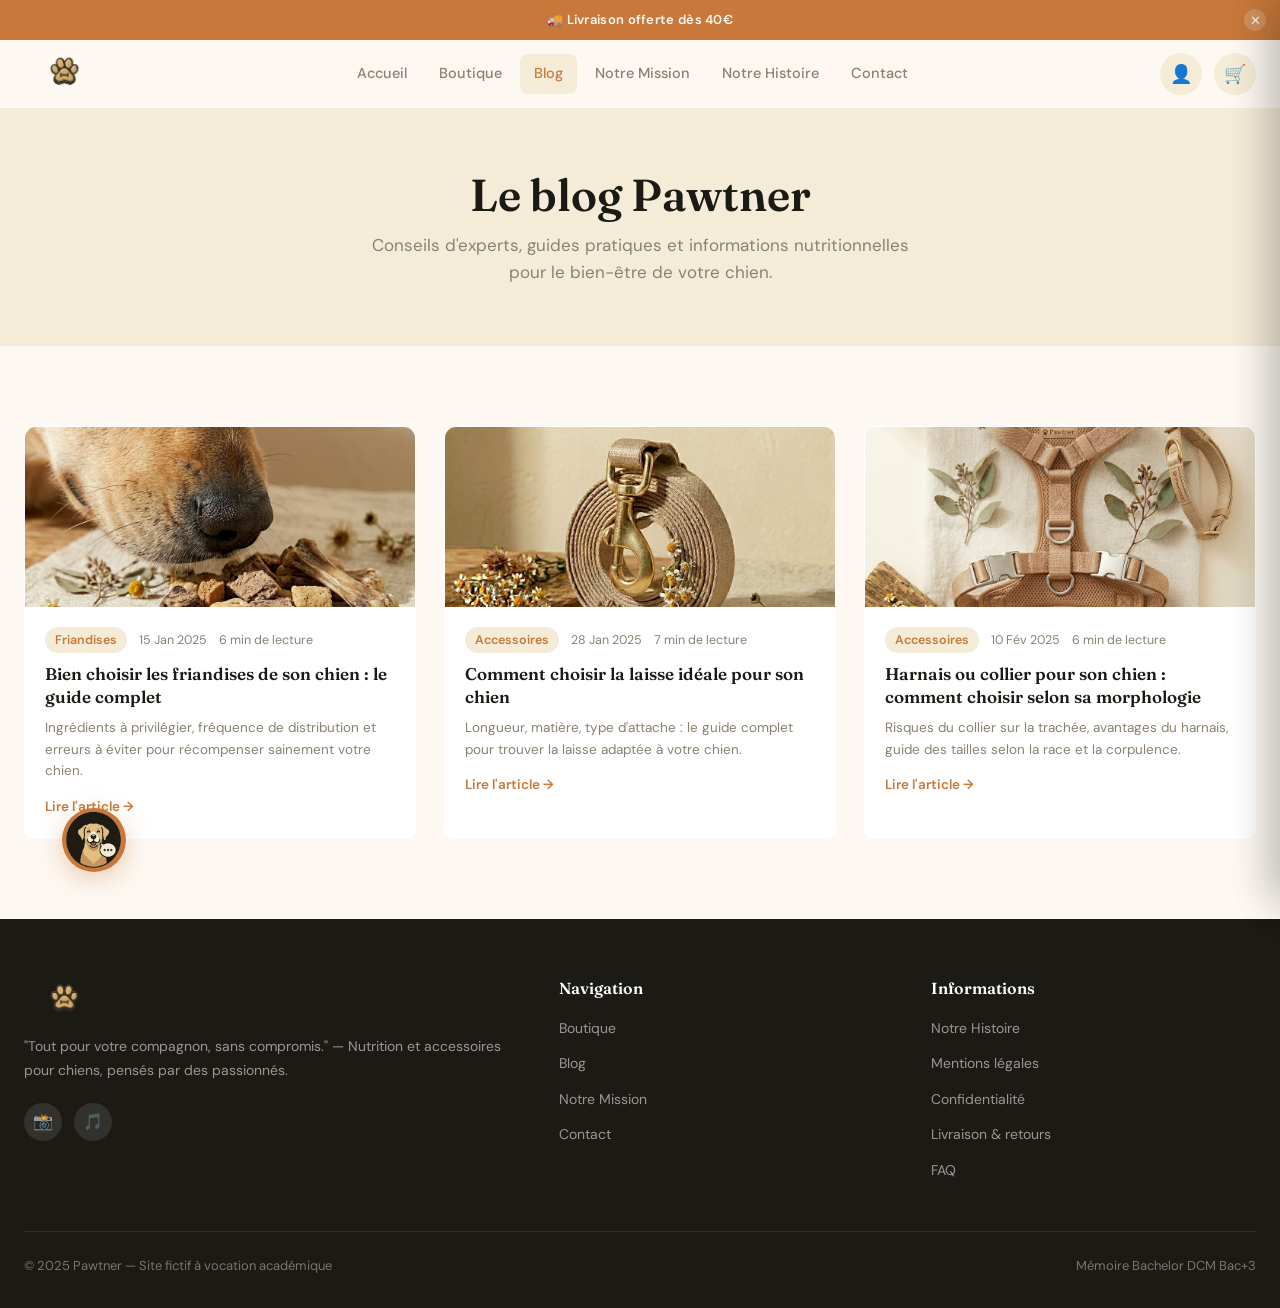
<file: blog.html>
﻿<!DOCTYPE html>
<html lang="fr">
<head>
  <meta charset="UTF-8" />
  <meta name="viewport" content="width=device-width, initial-scale=1.0" />
  <title>Blog — Pawtner</title>
  <meta name="description" content="Conseils nutrition, guides pratiques et informations pour le bien-être de votre chien — le blog Pawtner." />
  <link rel="stylesheet" href="style.css" />
</head>
<body>
<!-- ══ BARRE ANNONCE ══ -->
<div id="announce-bar">
  <div class="ab-messages" id="ab-messages">
    <div class="ab-msg active">🚚 Livraison offerte dès 40€</div>
    <div class="ab-msg">🦴 Friandises 100% naturelles</div>
    <div class="ab-msg">🎁 Code WELCOME15 sur votre première commande</div>
    <div class="ab-msg">⏱ Offre valable encore <span id="ab-timer">23:59:00</span></div>
  </div>
  <button class="ab-close" onclick="closeAnnounce()" aria-label="Fermer">✕</button>
</div>
<script>
(function(){
  if(localStorage.getItem("ab_closed")==="1"){return;}
  document.body.classList.add("has-announce");

  /* ── countdown ── */
  var TOTAL = 3*3600;
  var key   = "ab_timer_end";
  var end   = parseInt(localStorage.getItem(key)||"0",10);
  if(!end || end <= Date.now()/1000){
    end = Math.floor(Date.now()/1000) + TOTAL;
    localStorage.setItem(key, end);
  }
  function fmtTimer(){
    var rem = Math.max(0, end - Math.floor(Date.now()/1000));
    if(rem===0){ end = Math.floor(Date.now()/1000)+TOTAL; localStorage.setItem(key,end); rem=TOTAL; }
    var h=Math.floor(rem/3600), m=Math.floor((rem%3600)/60), s=rem%60;
    return (h<10?"0":"")+h+":"+(m<10?"0":"")+m+":"+(s<10?"0":"")+s;
  }
  var timerEl = document.getElementById("ab-timer");
  if(timerEl) timerEl.textContent = fmtTimer();
  setInterval(function(){ if(timerEl) timerEl.textContent = fmtTimer(); }, 1000);

  /* ── rotation ── */
  var msgs=document.querySelectorAll(".ab-msg"),cur=0,rotTimer;
  function next(){
    msgs[cur].classList.remove("active");
    msgs[cur].classList.add("exit");
    var prev=cur;
    setTimeout(function(){msgs[prev].classList.remove("exit");},400);
    cur=(cur+1)%msgs.length;
    msgs[cur].classList.add("active");
  }
  rotTimer=setInterval(next,3000);

  window.closeAnnounce=function(){
    clearInterval(rotTimer);
    var bar=document.getElementById("announce-bar");
    bar.classList.add("hidden");
    document.body.classList.remove("has-announce");
    localStorage.setItem("ab_closed","1");
  };
})();
</script>

<!-- ══ HEADER ══ -->
<header id="header">
  <div class="header-inner">
    <a class="logo" href="index.html">
      <img src="Images/Logo.png" alt="Pawtner">
    </a>
    <nav class="main-nav">
      <a class="nav-link" href="index.html">Accueil</a>
      <a class="nav-link" href="boutique.html">Boutique</a>
      <a class="nav-link active" href="blog.html">Blog</a>
      <a class="nav-link" href="mission.html">Notre Mission</a>
      <a class="nav-link" href="histoire.html">Notre Histoire</a>
      <a class="nav-link" href="contact.html">Contact</a>
    </nav>
    <div class="header-actions">
      <button class="account-btn" onclick="openAccount()" aria-label="Espace client"><span class="account-icon">👤</span><span class="account-badge hidden"></span></button>
      <button class="cart-btn" onclick="toggleCart()" aria-label="Panier">
        <span class="cart-icon">🛒</span>
        <span class="cart-count hidden" id="cartCount">0</span>
      </button>
      <button class="burger-btn" id="burgerBtn" onclick="toggleMobileNav()" aria-label="Menu">
        <span></span><span></span><span></span>
      </button>
    </div>
  </div>
</header>

<nav class="mobile-nav" id="mobileNav">
  <a class="nav-link" href="index.html">Accueil</a>
  <a class="nav-link" href="boutique.html">Boutique</a>
  <a class="nav-link" href="blog.html">Blog</a>
  <a class="nav-link" href="mission.html">Notre Mission</a>
      <a class="nav-link" href="histoire.html">Notre Histoire</a>
  <a class="nav-link" href="contact.html">Contact</a>
</nav>

<main>

  <section class="page-hero">
    <h1>Le blog Pawtner</h1>
    <p>Conseils d'experts, guides pratiques et informations nutritionnelles pour le bien-être de votre chien.</p>
  </section>

  <section class="section">
    <div class="container">
      <div class="blog-grid">

        <a class="blog-card" href="article-1.html">
          <div class="blog-img" style="background:#EEF5EE;padding:0;overflow:hidden;"><img src="Images/Article 1 — Bien choisir les friandises.png" alt="Bien choisir les friandises" style="width:100%;height:100%;object-fit:cover;display:block;"></div>
          <div class="blog-body">
            <div class="blog-meta"><span class="blog-tag">Friandises</span><span>15 Jan 2025</span><span>6 min de lecture</span></div>
            <div class="blog-title">Bien choisir les friandises de son chien : le guide complet</div>
            <div class="blog-excerpt">Ingrédients à privilégier, fréquence de distribution et erreurs à éviter pour récompenser sainement votre chien.</div>
            <div class="blog-read-more">Lire l'article →</div>
          </div>
        </a>

        <a class="blog-card" href="article-2.html">
          <div class="blog-img" style="background:#F5ECD8;padding:0;overflow:hidden;"><img src="Images/Article 2 — Choisir la laisse idéale.png" alt="Choisir la laisse idéale" style="width:100%;height:100%;object-fit:cover;display:block;"></div>
          <div class="blog-body">
            <div class="blog-meta"><span class="blog-tag">Accessoires</span><span>28 Jan 2025</span><span>7 min de lecture</span></div>
            <div class="blog-title">Comment choisir la laisse idéale pour son chien</div>
            <div class="blog-excerpt">Longueur, matière, type d'attache : le guide complet pour trouver la laisse adaptée à votre chien.</div>
            <div class="blog-read-more">Lire l'article →</div>
          </div>
        </a>

        <a class="blog-card" href="article-3.html">
          <div class="blog-img" style="background:#F5ECD8;padding:0;overflow:hidden;"><img src="Images/Article 3 — Harnais ou collier.png" alt="Harnais ou collier" style="width:100%;height:100%;object-fit:cover;display:block;"></div>
          <div class="blog-body">
            <div class="blog-meta"><span class="blog-tag">Accessoires</span><span>10 Fév 2025</span><span>6 min de lecture</span></div>
            <div class="blog-title">Harnais ou collier pour son chien : comment choisir selon sa morphologie</div>
            <div class="blog-excerpt">Risques du collier sur la trachée, avantages du harnais, guide des tailles selon la race et la corpulence.</div>
            <div class="blog-read-more">Lire l'article →</div>
          </div>
        </a>

      </div>
    </div>
  </section>

</main>

<!-- ══ PANIER ══ -->
<div class="cart-overlay" id="cartOverlay" onclick="toggleCart()"></div>
<div class="cart-panel" id="cartPanel">
  <div class="cart-header">
    <h3>🛒 Mon panier</h3>
    <button class="cart-close" onclick="toggleCart()">✕</button>
  </div>
  <div class="cart-items" id="cartItems"></div>
  <div id="cart-free-ship"></div>
  <div class="cart-footer" id="cartFooter" style="display:none;">
    <div class="cart-summary">
      <div class="cart-row"><span>Sous-total</span><span id="cartSubtotal">0,00 €</span></div>
      <div class="cart-row"><span>Livraison</span><span id="cartShipping">3,99 €</span></div>
      <div class="cart-row total"><span>Total</span><span id="cartTotal">0,00 €</span></div>
    </div>
    <button class="btn btn-primary cart-checkout" onclick="openCheckout()">Passer commande →</button>
  </div>
</div>

<div class="modal-overlay" id="checkoutModal">
  <div class="modal">
    <div class="modal-header">
      <h3>Finaliser ma commande</h3>
      <button class="modal-close" onclick="closeCheckout()">✕</button>
    </div>
    <div class="modal-body" id="checkoutBody">
      <form onsubmit="confirmOrder(event)">
        <h4 style="font-family:'Fraunces',serif;font-size:16px;margin-bottom:16px;color:var(--muted);">Informations de livraison</h4>
        <div class="form-row">
          <div class="form-group"><label class="form-label">Prénom</label><input class="form-input" type="text" placeholder="Jean" required /></div>
          <div class="form-group"><label class="form-label">Nom</label><input class="form-input" type="text" placeholder="Dupont" required /></div>
        </div>
        <div class="form-group"><label class="form-label">Adresse</label><input class="form-input" type="text" placeholder="12 rue de la Paix" required /></div>
        <div class="form-row">
          <div class="form-group"><label class="form-label">Code postal</label><input class="form-input" type="text" placeholder="75001" required /></div>
          <div class="form-group"><label class="form-label">Ville</label><input class="form-input" type="text" placeholder="Paris" required /></div>
        </div>
        <h4 style="font-family:'Fraunces',serif;font-size:16px;margin:20px 0 16px;color:var(--muted);">Paiement (simulation)</h4>
        <div class="card-preview">
          <div class="card-chip">💳</div>
          <div class="card-number">•••• •••• •••• ••••</div>
          <div class="card-meta"><span>TITULAIRE</span><span>MM/AA</span></div>
        </div>
        <div class="form-group"><label class="form-label">Numéro de carte</label><input class="form-input" type="text" placeholder="1234 5678 9012 3456" maxlength="19" oninput="formatCard(this)" required /></div>
        <div class="form-row">
          <div class="form-group"><label class="form-label">Date d'expiration</label><input class="form-input" type="text" placeholder="MM/AA" maxlength="5" required /></div>
          <div class="form-group"><label class="form-label">CVV</label><input class="form-input" type="text" placeholder="•••" maxlength="3" required /></div>
        </div>
        <div style="background:rgba(122,158,126,.12);border-radius:8px;padding:12px 14px;font-size:13px;color:#3a4a3c;margin-bottom:20px;">
          🔒 Paiement 100% fictif — aucune donnée bancaire n'est collectée ou transmise.
        </div>
        <div class="payment-logos">
          <!-- Visa -->
          <div class="pay-logo">
            <svg width="38" height="14" viewBox="0 0 38 14" fill="none" xmlns="http://www.w3.org/2000/svg">
              <path d="M14.5 1L11.2 13H8.2L11.5 1H14.5Z" fill="#1A1F71"/>
              <path d="M26.3 1.3C25.6 1 24.5.8 23.1.8c-3.3 0-5.6 1.7-5.6 4.2 0 1.8 1.7 2.8 3 3.4 1.3.6 1.7 1 1.7 1.5 0 .8-1 1.2-2 1.2-1.3 0-2-.2-3.1-.7l-.4-.2-.5 2.8c.9.4 2.4.7 4 .7 3.5 0 5.8-1.7 5.8-4.3 0-1.4-.9-2.5-2.9-3.4-1.2-.6-2-1-2-1.6 0-.5.6-1.1 2-1.1 1.1 0 1.9.2 2.5.5l.3.1.5-2.7Z" fill="#1A1F71"/>
              <path d="M30.1 1h-2.6c-.8 0-1.4.2-1.7 1L21 13h3.5l.7-1.9h4.3l.4 1.9H33L30.1 1Zm-4.1 7.6 1.3-3.6.4-1.1.2 1 .7 3.7h-2.6Z" fill="#1A1F71"/>
              <path d="M7.2 1L4 9.3 3.7 7.8C3.1 5.9 1.4 3.8.1 2.7L3 13h3.5L10.7 1H7.2Z" fill="#1A1F71"/>
              <path d="M2.1 1H.1L0 1.6c1.6.4 3.2 1.4 3.7 2.2L2.1 1Z" fill="#F9A533"/>
            </svg>
          </div>
          <!-- Mastercard -->
          <div class="pay-logo">
            <svg width="34" height="22" viewBox="0 0 34 22" fill="none" xmlns="http://www.w3.org/2000/svg">
              <rect width="34" height="22" rx="3" fill="white"/>
              <circle cx="13" cy="11" r="7" fill="#EB001B"/>
              <circle cx="21" cy="11" r="7" fill="#F79E1B"/>
              <path d="M17 5.8A7 7 0 0 1 20.5 11 7 7 0 0 1 17 16.2 7 7 0 0 1 13.5 11 7 7 0 0 1 17 5.8Z" fill="#FF5F00"/>
            </svg>
          </div>
          <!-- PayPal -->
          <div class="pay-logo">
            <svg width="52" height="14" viewBox="0 0 52 14" fill="none" xmlns="http://www.w3.org/2000/svg">
              <path d="M6.5 1H2L.5 10h2.2l.4-2.5h1.7c2.5 0 4-1.3 4-3.5C8.8 2.1 7.9 1 6.5 1ZM6.1 5.8H4.7l.4-2.5H6.5c.8 0 1.2.4 1.2 1.1 0 .8-.6 1.4-1.6 1.4Z" fill="#003087"/>
              <path d="M13.5 4.5c-1.8 0-3.2 1.4-3.2 3.2 0 1.3.9 2.2 2.2 2.2.7 0 1.3-.3 1.7-.8l-.1.7h2l1-5.2h-2l-.1.4c-.4-.4-1-.5-1.5-.5Zm.3 1.8c.7 0 1.2.5 1.2 1.2 0 .8-.6 1.4-1.4 1.4-.7 0-1.2-.5-1.2-1.2 0-.8.6-1.4 1.4-1.4Z" fill="#003087"/>
              <path d="M20 4.6h-2.2l-1.5 5.3h2.1l.8-3c.2-.8.7-1.2 1.4-1.2h.3l.4-2.1h-.3c-.5 0-.8.2-1 1Z" fill="#003087"/>
              <path d="M24.5 4.5c-1.8 0-3.2 1.4-3.2 3.2 0 1.3.9 2.2 2.2 2.2.7 0 1.3-.3 1.7-.8l-.1.7h2l1-5.2h-2l-.1.4c-.4-.4-1-.5-1.5-.5Zm.3 1.8c.7 0 1.2.5 1.2 1.2 0 .8-.6 1.4-1.4 1.4-.7 0-1.2-.5-1.2-1.2 0-.8.6-1.4 1.4-1.4Z" fill="#009CDE"/>
              <path d="M33.5 1H29l-1.5 9h2.2l.4-2.5H32c2.5 0 4-1.3 4-3.5-.1-1.9-1-3-2.5-3Zm-.4 4.8H31.7l.4-2.5h1.4c.8 0 1.2.4 1.2 1.1 0 .8-.6 1.4-1.6 1.4Z" fill="#009CDE"/>
            </svg>
          </div>
          <!-- American Express -->
          <div class="pay-logo">
            <svg width="40" height="14" viewBox="0 0 40 14" fill="none" xmlns="http://www.w3.org/2000/svg">
              <rect width="40" height="14" rx="2" fill="#2E77BC"/>
              <path d="M4 10V4h5.5l1 2 1-2H17v6h-1.5V5.5l-1.5 3h-1l-1.5-3V10H4Zm2-4.5V8.5h1V5.5h.5L9 8h.5L11 5.5h.5V8.5H13V5.5H4Z" fill="white"/>
              <path d="M18 10V4h6v1.5h-4V6.5h4V8h-4v.5h4V10h-6Z" fill="white"/>
              <path d="M25 10V4h2l3 4V4h1.5v6H30l-3.5-4.5V10H25Z" fill="white"/>
            </svg>
          </div>
          <!-- Stripe -->
          <div class="pay-logo">
            <svg width="36" height="16" viewBox="0 0 36 16" fill="none" xmlns="http://www.w3.org/2000/svg">
              <path d="M4 6.2C4 5.5 4.6 5.2 5.5 5.2c1.3 0 2.9.4 4.2 1.1V3.1C8.4 2.4 7.1 2 5.5 2 2.4 2 .5 3.6.5 6.4c0 4.3 5.9 3.6 5.9 5.4 0 .8-.7 1.1-1.7 1.1-1.4 0-3.3-.6-4.7-1.4v3.3C1.4 15.6 3 16 4.7 16c3.2 0 5.3-1.5 5.3-4.4C10 7.2 4 8 4 6.2Z" fill="#6772E5"/>
              <path d="M36 8.5c0-3.5-1.7-6.5-5-6.5-3.4 0-5.4 3-5.4 6.5 0 4.3 2.4 6.5 5.9 6.5 1.7 0 3-.4 3.9-1v-2.7c-.9.5-2 .8-3.3.8-1.3 0-2.5-.5-2.6-2.1H36c0-.2.1-.9.1-1.5Zm-7.5-1.3c0-1.5.9-2.1 1.8-2.1.8 0 1.7.6 1.7 2.1h-3.5Z" fill="#6772E5"/>
              <path d="M15 3h2v12h-2zM12.5 3H10l-2.5 12h2.5l.5-2.5h2.5l.5 2.5H16L13.5 3Zm-2 7.5 1-5 1 5h-2Z" fill="#6772E5"/>
            </svg>
          </div>
          <!-- SSL -->
          <div class="pay-logo" style="gap:4px;">
            <svg width="12" height="14" viewBox="0 0 12 14" fill="none" xmlns="http://www.w3.org/2000/svg">
              <path d="M6 0L0 2.5V7c0 3.3 2.6 6 6 6.5C9.4 13 12 10.3 12 7V2.5L6 0Z" fill="#3a7a3a"/>
              <path d="M5 7.5L3.5 6 2.5 7l2.5 2.5 5-5-1-1L5 7.5Z" fill="white"/>
            </svg>
            <span style="font-size:10px;font-weight:700;color:#3a7a3a;letter-spacing:.03em;">SSL</span>
          </div>
        </div>
        <button type="submit" class="btn btn-primary" style="width:100%;justify-content:center;padding:15px;">Confirmer la commande →</button>
      </form>
    </div>
  </div>
</div>

<div class="toast-container" id="toastContainer"></div>
<button class="back-top" id="backTop" onclick="window.scrollTo({top:0,behavior:'smooth'})" aria-label="Retour en haut">↑</button>

<!-- ══ FOOTER ══ -->
<footer>
  <div class="footer-inner">
    <div class="footer-grid">
      <div class="footer-brand">
        <a class="logo" href="index.html">
          <img src="Images/Logo.png" alt="Pawtner">
        </a>
        <p>"Tout pour votre compagnon, sans compromis." — Nutrition et accessoires pour chiens, pensés par des passionnés.</p>
        <div class="footer-socials">
          <div class="social-btn" title="Instagram (fictif)">📸</div>
          <div class="social-btn" title="TikTok (fictif)">🎵</div>
        </div>
      </div>
      <div class="footer-col">
        <h4>Navigation</h4>
        <ul>
          <li><a href="boutique.html">Boutique</a></li>
          <li><a href="blog.html">Blog</a></li>
          <li><a href="mission.html">Notre Mission</a></li>
          <li><a href="contact.html">Contact</a></li>
        </ul>
      </div>
      <div class="footer-col">
        <h4>Informations</h4>
        <ul>
          <li><a href="histoire.html">Notre Histoire</a></li>
          <li><a href="legal.html">Mentions légales</a></li>
          <li><a href="legal.html">Confidentialité</a></li>
          <li><a href="contact.html">Livraison &amp; retours</a></li>
          <li><a href="contact.html">FAQ</a></li>
        </ul>
      </div>
    </div>
    <div class="footer-bottom">
      <span>© 2025 Pawtner — Site fictif à vocation académique</span>
      <span>Mémoire Bachelor DCM Bac+3</span>
    </div>
  </div>
</footer>

<script src="app.js"></script>
<script>
  document.addEventListener('DOMContentLoaded', () => { updateCartUI(); });
</script>
<!-- Chatbot Pawtner -->
<div id="pw-launcher" onclick="pwOpen()">
  <div id="pw-hint">Une question ? 🐾</div>
  <div id="pw-btn">
    <img src="Images/logochatbot.png" alt="Pawtner">
  </div>
</div>
<div id="pw-chat">
  <div id="pw-head">
    <div id="pw-head-avatar">
      <img src="Images/logochatbot.png" alt="Pawtner">
    </div>
    <div id="pw-head-info">
      <div id="pw-head-name">Pawtner</div>
      <div id="pw-head-status"><span class="pw-dot"></span>Répond instantanément</div>
    </div>
    <button id="pw-x" onclick="pwClose()">×</button>
  </div>
  <div id="pw-msgs">
    <div class="pw-m bot">Bonjour ! Je suis là pour répondre à toutes vos questions sur vos commandes, nos produits et notre marque 🐾</div>
  </div>
  <div id="pw-chips">
    <button class="pw-chip" onclick="pwChip(this)">Où est ma commande ?</button>
    <button class="pw-chip" onclick="pwChip(this)">Faire un retour</button>
    <button class="pw-chip" onclick="pwChip(this)">Être remboursé</button>
    <button class="pw-chip" onclick="pwChip(this)">Provenance des produits</button>
    <button class="pw-chip" onclick="pwChip(this)">Fiabilité de Pawtner</button>
    <button class="pw-chip" onclick="pwChip(this)">Délai de livraison</button>
  </div>
  <div id="pw-bar">
    <input id="pw-inp" placeholder="Votre question..." autocomplete="off"
      onkeydown="if(event.key==='Enter' && !event.shiftKey){event.preventDefault();pwSend()}" />
    <button id="pw-go" onclick="pwSend()">
      <svg width="16" height="16" viewBox="0 0 16 16" fill="none">
        <path d="M14.5 8L1.5 1.5l2.8 6.5-2.8 6.5L14.5 8z" fill="#FDF8F2"/>
      </svg>
    </button>
  </div>
  <div id="pw-foot">Pawtner · Toujours là pour votre chien</div>
</div>
<!-- ══ ESPACE CLIENT ══ -->
<div id="account-overlay" onclick="closeAccount()"></div>
<div id="account-panel">
  <div class="ac-head">
    <div>
      <div class="ac-head-title">Mon espace Pawtner</div>
      <div class="ac-head-sub">Fidélité · Commandes · Offres personnalisées</div>
    </div>
    <button class="ac-close" onclick="closeAccount()">×</button>
  </div>
  <div id="ac-auth" style="display:flex;flex-direction:column;overflow-y:auto;padding:32px 28px;">
    <div class="ac-auth-hero">
      <div class="ac-auth-icon">🐾</div>
      <div class="ac-auth-title">Rejoignez la famille Pawtner</div>
      <div class="ac-auth-sub">Créez votre compte gratuit et profitez d'avantages exclusifs pour vous et votre chien.</div>
    </div>
    <div class="ac-perks">
      <div class="ac-perk"><div class="ac-perk-icon">⭐</div><div><div class="ac-perk-label">Points fidélité</div><div class="ac-perk-desc">1 pt par euro dépensé</div></div></div>
      <div class="ac-perk"><div class="ac-perk-icon">📦</div><div><div class="ac-perk-label">Suivi commandes</div><div class="ac-perk-desc">Historique complet</div></div></div>
      <div class="ac-perk"><div class="ac-perk-icon">🧾</div><div><div class="ac-perk-label">Factures</div><div class="ac-perk-desc">Téléchargeables</div></div></div>
      <div class="ac-perk"><div class="ac-perk-icon">🎁</div><div><div class="ac-perk-label">Offres perso.</div><div class="ac-perk-desc">Selon vos achats</div></div></div>
    </div>
    <div class="ac-tabs">
      <button class="ac-tab active" id="ac-tab-login"    onclick="renderAuth('login')">Se connecter</button>
      <button class="ac-tab"        id="ac-tab-register" onclick="renderAuth('register')">Créer un compte</button>
    </div>
    <div id="ac-error" class="ac-error"></div>
    <div id="ac-form" class="ac-form">
      <div class="ac-field"><label>Adresse e-mail</label><input type="email" id="ac-email" placeholder="votre@email.fr" autocomplete="email" /></div>
      <div class="ac-field"><label>Mot de passe</label><input type="password" id="ac-password" placeholder="••••••••" autocomplete="current-password" /></div>
      <button class="ac-submit" onclick="acLogin()">Se connecter →</button>
    </div>
    <div class="ac-divider">ou</div>
    <button class="ac-guest" onclick="closeAccount()">Continuer sans compte</button>
  </div>
  <div id="ac-logged" style="display:none;flex-direction:column;overflow:hidden;flex:1;">
    <div class="ac-profile-bar">
      <div class="ac-avatar" id="ac-avatar">?</div>
      <div>
        <div class="ac-profile-name" id="ac-name"></div>
        <div class="ac-profile-email" id="ac-email-display"></div>
      </div>
    </div>
    <div class="ac-points-bar">
      <div class="ac-points-row">
        <div><div class="ac-points-label">Mes points</div><div class="ac-points-val" id="ac-pts-val">0 pts</div></div>
        <div style="text-align:right;"><div class="ac-points-label">Niveau</div><div style="font-size:14px;font-weight:700;color:var(--dark);" id="ac-pts-tier"></div></div>
      </div>
      <div class="ac-progress"><div class="ac-progress-fill" id="ac-pts-fill" style="width:0%"></div></div>
      <div class="ac-next-reward" id="ac-pts-next"></div>
    </div>
    <nav class="ac-nav">
      <button class="ac-nav-btn active" data-tab="loyalty"  onclick="switchTab('loyalty')"><span class="ac-nav-icon">⭐</span>Fidélité</button>
      <button class="ac-nav-btn"        data-tab="orders"   onclick="switchTab('orders')"><span class="ac-nav-icon">📦</span>Commandes</button>
      <button class="ac-nav-btn"        data-tab="offers"   onclick="switchTab('offers')"><span class="ac-nav-icon">🎁</span>Offres</button>
      <button class="ac-nav-btn"        data-tab="profile"  onclick="switchTab('profile')"><span class="ac-nav-icon">👤</span>Profil</button>
      <button class="ac-nav-btn"        data-tab="referral" onclick="switchTab('referral')"><span class="ac-nav-icon">🤝</span>Parrainage</button>
    </nav>
    <div class="ac-content" id="ac-content"></div>
  </div>
</div>
<div id="invoice-modal">
  <div class="invoice-box">
    <button class="invoice-close" onclick="closeInvoice()">×</button>
    <div class="invoice-header">
      <div class="invoice-logo">🐾 Pawtner</div>
      <div class="invoice-num">Facture <span id="inv-num"></span> · <span id="inv-date"></span></div>
      <div style="font-size:12px;color:var(--muted);margin-top:6px;">Client : <span id="inv-client"></span> · <span id="inv-email"></span></div>
    </div>
    <div id="inv-items"></div>
    <div class="invoice-row"><span>Sous-total</span><span id="inv-subtotal"></span></div>
    <div class="invoice-row"><span>Livraison</span><span id="inv-shipping"></span></div>
    <div class="invoice-row total"><span>Total TTC</span><span id="inv-total"></span></div>
    <div class="invoice-footer">Pawtner · Site fictif à vocation académique · support@pawtner.fr</div>
    <button class="invoice-print" onclick="window.print()">🖨️ Imprimer / Télécharger</button>
  </div>
</div>
<script src="account.js"></script>
<!-- ══ EXIT INTENT POPUP ══ -->
<div id="exit-overlay">
  <div id="exit-box">
    <div class="exit-top">
      <button class="exit-close-x" onclick="exitClose()" aria-label="Fermer">✕</button>
      <div class="exit-dog">🐾</div>
      <div class="exit-eyebrow">Offre exclusive — partez pas !</div>
      <div class="exit-title">Attendez !<br><em>Voici −5% supplémentaires</em></div>
    </div>
    <div class="exit-body">
      <p class="exit-sub">On vous offre un code de réduction supplémentaire, juste parce que vous méritez le meilleur pour votre chien.</p>
      <div class="exit-code-wrap">
        <div class="exit-code-label">Votre code</div>
        <div class="exit-code">EXTRA5</div>
      </div>
      <button class="exit-btn-main" onclick="exitClaim()">J'en profite — copier le code</button>
      <div class="exit-copied-msg" id="exit-copied"></div>
      <button class="exit-btn-skip" onclick="exitClose()">Non merci, je préfère payer plus cher</button>
    </div>
  </div>
</div>
<script>
(function(){
  (function(){
  if(sessionStorage.getItem('exit_shown')) return;
  var triggered = false;

  function showExitPopup(){
    if(triggered) return;
    triggered = true;
    sessionStorage.setItem('exit_shown','1');
    document.getElementById('exit-overlay').classList.add('open');
    document.body.style.overflow = 'hidden';
  }

  /* Desktop : curseur quitte vers le haut */
  document.addEventListener('mouseleave', function(e){
    if(e.clientY <= 10) showExitPopup();
  });

  /* Mobile : scroll rapide vers le haut */
  var lastY = 0, lastTime = Date.now();
  window.addEventListener('scroll', function(){
    var y   = window.scrollY;
    var now = Date.now();
    var dy  = lastY - y;
    var dt  = now - lastTime;
    if(dy > 60 && dt < 300 && lastY > 200) showExitPopup();
    lastY    = y;
    lastTime = now;
  }, { passive: true });

  /* Mobile : 30s apres scroll */
  setTimeout(function(){
    if(!triggered && window.scrollY > 100) showExitPopup();
  }, 30000);

  window.exitClose = function(){
    document.getElementById('exit-overlay').classList.remove('open');
    document.body.style.overflow = '';
  };
  window.exitClaim = function(){
    navigator.clipboard.writeText('EXTRA5').catch(function(){});
    var msg = document.getElementById('exit-copied');
    msg.textContent = '✓ Code EXTRA5 copié dans le presse-papier !';
    var btn = document.querySelector('.exit-btn-main');
    btn.textContent = '✓ Code copié !';
    btn.style.background = '#3a7a3a';
    setTimeout(function(){ exitClose(); }, 1800);
  };
})()
</script>
<script src="chatbot.js"></script>
</body>
</html>
</file>
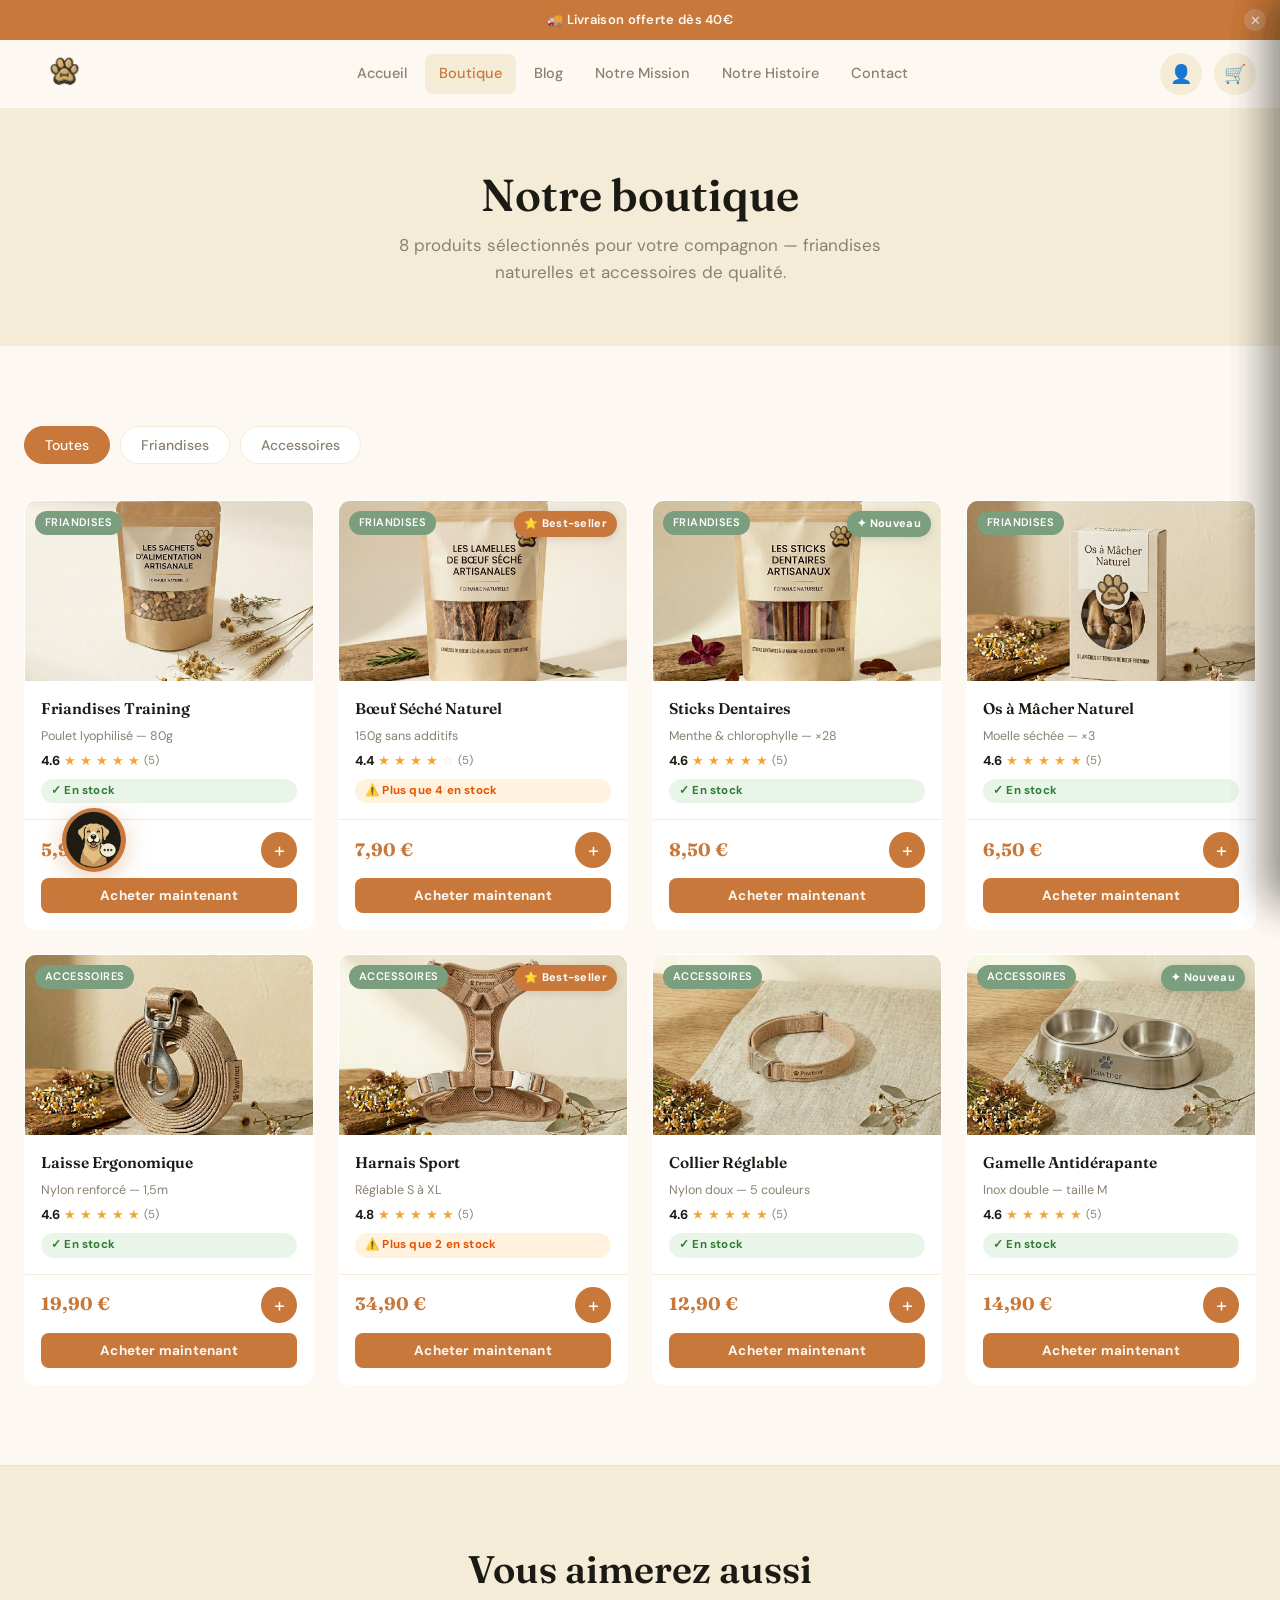
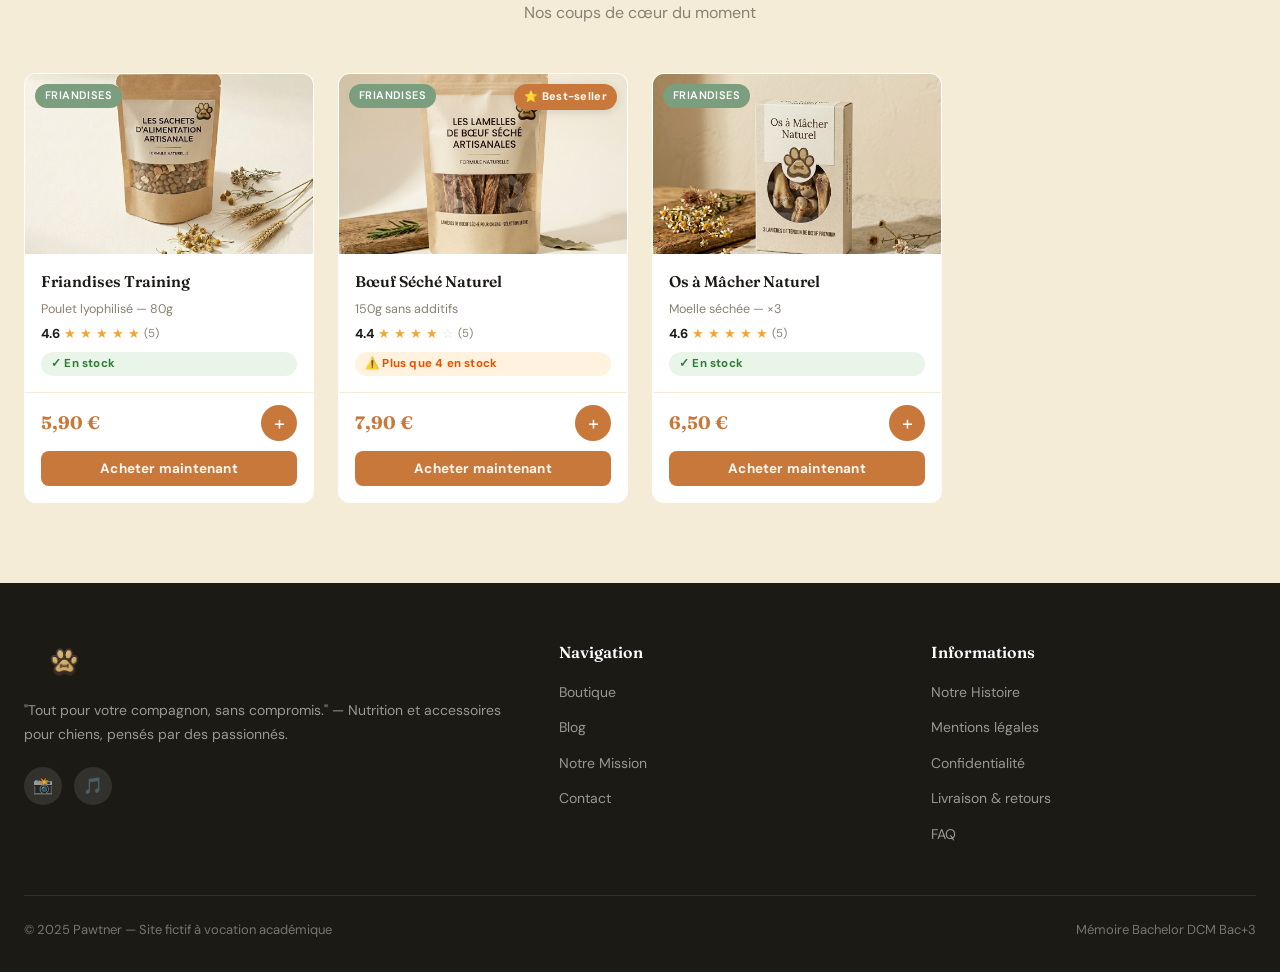
<file: boutique.html>
﻿<!DOCTYPE html>
<html lang="fr">
<head>
  <meta charset="UTF-8" />
  <meta name="viewport" content="width=device-width, initial-scale=1.0" />
  <title>Boutique — Pawtner</title>
  <meta name="description" content="Explorez les 8 produits Pawtner : friandises naturelles et accessoires de qualité pour chiens." />
  <link rel="stylesheet" href="style.css" />
</head>
<body>
<!-- ══ BARRE ANNONCE ══ -->
<div id="announce-bar">
  <div class="ab-messages" id="ab-messages">
    <div class="ab-msg active">🚚 Livraison offerte dès 40€</div>
    <div class="ab-msg">🦴 Friandises 100% naturelles</div>
    <div class="ab-msg">🎁 Code WELCOME15 sur votre première commande</div>
    <div class="ab-msg">⏱ Offre valable encore <span id="ab-timer">23:59:00</span></div>
  </div>
  <button class="ab-close" onclick="closeAnnounce()" aria-label="Fermer">✕</button>
</div>
<script>
(function(){
  if(localStorage.getItem("ab_closed")==="1"){return;}
  document.body.classList.add("has-announce");

  /* ── countdown ── */
  var TOTAL = 3*3600;
  var key   = "ab_timer_end";
  var end   = parseInt(localStorage.getItem(key)||"0",10);
  if(!end || end <= Date.now()/1000){
    end = Math.floor(Date.now()/1000) + TOTAL;
    localStorage.setItem(key, end);
  }
  function fmtTimer(){
    var rem = Math.max(0, end - Math.floor(Date.now()/1000));
    if(rem===0){ end = Math.floor(Date.now()/1000)+TOTAL; localStorage.setItem(key,end); rem=TOTAL; }
    var h=Math.floor(rem/3600), m=Math.floor((rem%3600)/60), s=rem%60;
    return (h<10?"0":"")+h+":"+(m<10?"0":"")+m+":"+(s<10?"0":"")+s;
  }
  var timerEl = document.getElementById("ab-timer");
  if(timerEl) timerEl.textContent = fmtTimer();
  setInterval(function(){ if(timerEl) timerEl.textContent = fmtTimer(); }, 1000);

  /* ── rotation ── */
  var msgs=document.querySelectorAll(".ab-msg"),cur=0,rotTimer;
  function next(){
    msgs[cur].classList.remove("active");
    msgs[cur].classList.add("exit");
    var prev=cur;
    setTimeout(function(){msgs[prev].classList.remove("exit");},400);
    cur=(cur+1)%msgs.length;
    msgs[cur].classList.add("active");
  }
  rotTimer=setInterval(next,3000);

  window.closeAnnounce=function(){
    clearInterval(rotTimer);
    var bar=document.getElementById("announce-bar");
    bar.classList.add("hidden");
    document.body.classList.remove("has-announce");
    localStorage.setItem("ab_closed","1");
  };
})();
</script>

<!-- ══ HEADER ══ -->
<header id="header">
  <div class="header-inner">
    <a class="logo" href="index.html">
      <img src="Images/Logo.png" alt="Pawtner">
    </a>
    <nav class="main-nav">
      <a class="nav-link" href="index.html">Accueil</a>
      <a class="nav-link active" href="boutique.html">Boutique</a>
      <a class="nav-link" href="blog.html">Blog</a>
      <a class="nav-link" href="mission.html">Notre Mission</a>
      <a class="nav-link" href="histoire.html">Notre Histoire</a>
      <a class="nav-link" href="contact.html">Contact</a>
    </nav>
    <div class="header-actions">
      <button class="account-btn" onclick="openAccount()" aria-label="Espace client"><span class="account-icon">👤</span><span class="account-badge hidden"></span></button>
      <button class="cart-btn" onclick="toggleCart()" aria-label="Panier">
        <span class="cart-icon">🛒</span>
        <span class="cart-count hidden" id="cartCount">0</span>
      </button>
      <button class="burger-btn" id="burgerBtn" onclick="toggleMobileNav()" aria-label="Menu">
        <span></span><span></span><span></span>
      </button>
    </div>
  </div>
</header>

<nav class="mobile-nav" id="mobileNav">
  <a class="nav-link" href="index.html">Accueil</a>
  <a class="nav-link" href="boutique.html">Boutique</a>
  <a class="nav-link" href="blog.html">Blog</a>
  <a class="nav-link" href="mission.html">Notre Mission</a>
      <a class="nav-link" href="histoire.html">Notre Histoire</a>
  <a class="nav-link" href="contact.html">Contact</a>
</nav>

<main>

  <section class="page-hero">
    <h1>Notre boutique</h1>
    <p>8 produits sélectionnés pour votre compagnon — friandises naturelles et accessoires de qualité.</p>
  </section>

  <section class="section">
    <div class="container">
      <div class="filter-bar" id="filterBar"></div>
      <div class="products-grid" id="shopProducts"></div>
    </div>
  </section>

</main>

<!-- ══ VOUS AIMEREZ AUSSI ══ -->
<section id="suggestions-section" class="section suggestions-section" style="display:none;">
  <div class="container">
    <div class="section-header">
      <h2 class="section-title">Vous aimerez aussi</h2>
      <p class="section-subtitle" id="suggestions-tagline"></p>
    </div>
    <div class="products-grid" id="suggestions-grid"></div>
  </div>
</section>

<!-- ══ PANIER ══ -->
<div class="cart-overlay" id="cartOverlay" onclick="toggleCart()"></div>
<div class="cart-panel" id="cartPanel">
  <div class="cart-header">
    <h3>🛒 Mon panier</h3>
    <button class="cart-close" onclick="toggleCart()">✕</button>
  </div>
  <div class="cart-items" id="cartItems"></div>
  <div id="cart-free-ship"></div>
  <div class="cart-footer" id="cartFooter" style="display:none;">
    <div class="cart-summary">
      <div class="cart-row"><span>Sous-total</span><span id="cartSubtotal">0,00 €</span></div>
      <div class="cart-row"><span>Livraison</span><span id="cartShipping">3,99 €</span></div>
      <div class="cart-row total"><span>Total</span><span id="cartTotal">0,00 €</span></div>
    </div>
    <button class="btn btn-primary cart-checkout" onclick="openCheckout()">Passer commande →</button>
  </div>
</div>

<!-- ══ CHECKOUT MODAL ══ -->
<div class="modal-overlay" id="checkoutModal">
  <div class="modal">
    <div class="modal-header">
      <h3>Finaliser ma commande</h3>
      <button class="modal-close" onclick="closeCheckout()">✕</button>
    </div>
    <div class="modal-body" id="checkoutBody">
      <form onsubmit="confirmOrder(event)">
        <h4 style="font-family:'Fraunces',serif;font-size:16px;margin-bottom:16px;color:var(--muted);">Informations de livraison</h4>
        <div class="form-row">
          <div class="form-group"><label class="form-label">Prénom</label><input class="form-input" type="text" placeholder="Jean" required /></div>
          <div class="form-group"><label class="form-label">Nom</label><input class="form-input" type="text" placeholder="Dupont" required /></div>
        </div>
        <div class="form-group"><label class="form-label">Adresse</label><input class="form-input" type="text" placeholder="12 rue de la Paix" required /></div>
        <div class="form-row">
          <div class="form-group"><label class="form-label">Code postal</label><input class="form-input" type="text" placeholder="75001" required /></div>
          <div class="form-group"><label class="form-label">Ville</label><input class="form-input" type="text" placeholder="Paris" required /></div>
        </div>
        <h4 style="font-family:'Fraunces',serif;font-size:16px;margin:20px 0 16px;color:var(--muted);">Paiement (simulation)</h4>
        <div class="card-preview">
          <div class="card-chip">💳</div>
          <div class="card-number">•••• •••• •••• ••••</div>
          <div class="card-meta"><span>TITULAIRE</span><span>MM/AA</span></div>
        </div>
        <div class="form-group"><label class="form-label">Numéro de carte</label><input class="form-input" type="text" placeholder="1234 5678 9012 3456" maxlength="19" oninput="formatCard(this)" required /></div>
        <div class="form-row">
          <div class="form-group"><label class="form-label">Date d'expiration</label><input class="form-input" type="text" placeholder="MM/AA" maxlength="5" required /></div>
          <div class="form-group"><label class="form-label">CVV</label><input class="form-input" type="text" placeholder="•••" maxlength="3" required /></div>
        </div>
        <div style="background:rgba(122,158,126,.12);border-radius:8px;padding:12px 14px;font-size:13px;color:#3a4a3c;margin-bottom:20px;">
          🔒 Paiement 100% fictif — aucune donnée bancaire n'est collectée ou transmise.
        </div>
        <div class="payment-logos">
          <!-- Visa -->
          <div class="pay-logo">
            <svg width="38" height="14" viewBox="0 0 38 14" fill="none" xmlns="http://www.w3.org/2000/svg">
              <path d="M14.5 1L11.2 13H8.2L11.5 1H14.5Z" fill="#1A1F71"/>
              <path d="M26.3 1.3C25.6 1 24.5.8 23.1.8c-3.3 0-5.6 1.7-5.6 4.2 0 1.8 1.7 2.8 3 3.4 1.3.6 1.7 1 1.7 1.5 0 .8-1 1.2-2 1.2-1.3 0-2-.2-3.1-.7l-.4-.2-.5 2.8c.9.4 2.4.7 4 .7 3.5 0 5.8-1.7 5.8-4.3 0-1.4-.9-2.5-2.9-3.4-1.2-.6-2-1-2-1.6 0-.5.6-1.1 2-1.1 1.1 0 1.9.2 2.5.5l.3.1.5-2.7Z" fill="#1A1F71"/>
              <path d="M30.1 1h-2.6c-.8 0-1.4.2-1.7 1L21 13h3.5l.7-1.9h4.3l.4 1.9H33L30.1 1Zm-4.1 7.6 1.3-3.6.4-1.1.2 1 .7 3.7h-2.6Z" fill="#1A1F71"/>
              <path d="M7.2 1L4 9.3 3.7 7.8C3.1 5.9 1.4 3.8.1 2.7L3 13h3.5L10.7 1H7.2Z" fill="#1A1F71"/>
              <path d="M2.1 1H.1L0 1.6c1.6.4 3.2 1.4 3.7 2.2L2.1 1Z" fill="#F9A533"/>
            </svg>
          </div>
          <!-- Mastercard -->
          <div class="pay-logo">
            <svg width="34" height="22" viewBox="0 0 34 22" fill="none" xmlns="http://www.w3.org/2000/svg">
              <rect width="34" height="22" rx="3" fill="white"/>
              <circle cx="13" cy="11" r="7" fill="#EB001B"/>
              <circle cx="21" cy="11" r="7" fill="#F79E1B"/>
              <path d="M17 5.8A7 7 0 0 1 20.5 11 7 7 0 0 1 17 16.2 7 7 0 0 1 13.5 11 7 7 0 0 1 17 5.8Z" fill="#FF5F00"/>
            </svg>
          </div>
          <!-- PayPal -->
          <div class="pay-logo">
            <svg width="52" height="14" viewBox="0 0 52 14" fill="none" xmlns="http://www.w3.org/2000/svg">
              <path d="M6.5 1H2L.5 10h2.2l.4-2.5h1.7c2.5 0 4-1.3 4-3.5C8.8 2.1 7.9 1 6.5 1ZM6.1 5.8H4.7l.4-2.5H6.5c.8 0 1.2.4 1.2 1.1 0 .8-.6 1.4-1.6 1.4Z" fill="#003087"/>
              <path d="M13.5 4.5c-1.8 0-3.2 1.4-3.2 3.2 0 1.3.9 2.2 2.2 2.2.7 0 1.3-.3 1.7-.8l-.1.7h2l1-5.2h-2l-.1.4c-.4-.4-1-.5-1.5-.5Zm.3 1.8c.7 0 1.2.5 1.2 1.2 0 .8-.6 1.4-1.4 1.4-.7 0-1.2-.5-1.2-1.2 0-.8.6-1.4 1.4-1.4Z" fill="#003087"/>
              <path d="M20 4.6h-2.2l-1.5 5.3h2.1l.8-3c.2-.8.7-1.2 1.4-1.2h.3l.4-2.1h-.3c-.5 0-.8.2-1 1Z" fill="#003087"/>
              <path d="M24.5 4.5c-1.8 0-3.2 1.4-3.2 3.2 0 1.3.9 2.2 2.2 2.2.7 0 1.3-.3 1.7-.8l-.1.7h2l1-5.2h-2l-.1.4c-.4-.4-1-.5-1.5-.5Zm.3 1.8c.7 0 1.2.5 1.2 1.2 0 .8-.6 1.4-1.4 1.4-.7 0-1.2-.5-1.2-1.2 0-.8.6-1.4 1.4-1.4Z" fill="#009CDE"/>
              <path d="M33.5 1H29l-1.5 9h2.2l.4-2.5H32c2.5 0 4-1.3 4-3.5-.1-1.9-1-3-2.5-3Zm-.4 4.8H31.7l.4-2.5h1.4c.8 0 1.2.4 1.2 1.1 0 .8-.6 1.4-1.6 1.4Z" fill="#009CDE"/>
            </svg>
          </div>
          <!-- American Express -->
          <div class="pay-logo">
            <svg width="40" height="14" viewBox="0 0 40 14" fill="none" xmlns="http://www.w3.org/2000/svg">
              <rect width="40" height="14" rx="2" fill="#2E77BC"/>
              <path d="M4 10V4h5.5l1 2 1-2H17v6h-1.5V5.5l-1.5 3h-1l-1.5-3V10H4Zm2-4.5V8.5h1V5.5h.5L9 8h.5L11 5.5h.5V8.5H13V5.5H4Z" fill="white"/>
              <path d="M18 10V4h6v1.5h-4V6.5h4V8h-4v.5h4V10h-6Z" fill="white"/>
              <path d="M25 10V4h2l3 4V4h1.5v6H30l-3.5-4.5V10H25Z" fill="white"/>
            </svg>
          </div>
          <!-- Stripe -->
          <div class="pay-logo">
            <svg width="36" height="16" viewBox="0 0 36 16" fill="none" xmlns="http://www.w3.org/2000/svg">
              <path d="M4 6.2C4 5.5 4.6 5.2 5.5 5.2c1.3 0 2.9.4 4.2 1.1V3.1C8.4 2.4 7.1 2 5.5 2 2.4 2 .5 3.6.5 6.4c0 4.3 5.9 3.6 5.9 5.4 0 .8-.7 1.1-1.7 1.1-1.4 0-3.3-.6-4.7-1.4v3.3C1.4 15.6 3 16 4.7 16c3.2 0 5.3-1.5 5.3-4.4C10 7.2 4 8 4 6.2Z" fill="#6772E5"/>
              <path d="M36 8.5c0-3.5-1.7-6.5-5-6.5-3.4 0-5.4 3-5.4 6.5 0 4.3 2.4 6.5 5.9 6.5 1.7 0 3-.4 3.9-1v-2.7c-.9.5-2 .8-3.3.8-1.3 0-2.5-.5-2.6-2.1H36c0-.2.1-.9.1-1.5Zm-7.5-1.3c0-1.5.9-2.1 1.8-2.1.8 0 1.7.6 1.7 2.1h-3.5Z" fill="#6772E5"/>
              <path d="M15 3h2v12h-2zM12.5 3H10l-2.5 12h2.5l.5-2.5h2.5l.5 2.5H16L13.5 3Zm-2 7.5 1-5 1 5h-2Z" fill="#6772E5"/>
            </svg>
          </div>
          <!-- SSL -->
          <div class="pay-logo" style="gap:4px;">
            <svg width="12" height="14" viewBox="0 0 12 14" fill="none" xmlns="http://www.w3.org/2000/svg">
              <path d="M6 0L0 2.5V7c0 3.3 2.6 6 6 6.5C9.4 13 12 10.3 12 7V2.5L6 0Z" fill="#3a7a3a"/>
              <path d="M5 7.5L3.5 6 2.5 7l2.5 2.5 5-5-1-1L5 7.5Z" fill="white"/>
            </svg>
            <span style="font-size:10px;font-weight:700;color:#3a7a3a;letter-spacing:.03em;">SSL</span>
          </div>
        </div>
        <button type="submit" class="btn btn-primary" style="width:100%;justify-content:center;padding:15px;">Confirmer la commande →</button>
      </form>
    </div>
  </div>
</div>

<div class="toast-container" id="toastContainer"></div>
<button class="back-top" id="backTop" onclick="window.scrollTo({top:0,behavior:'smooth'})" aria-label="Retour en haut">↑</button>

<!-- ══ FOOTER ══ -->
<footer>
  <div class="footer-inner">
    <div class="footer-grid">
      <div class="footer-brand">
        <a class="logo" href="index.html">
          <img src="Images/Logo.png" alt="Pawtner">
        </a>
        <p>"Tout pour votre compagnon, sans compromis." — Nutrition et accessoires pour chiens, pensés par des passionnés.</p>
        <div class="footer-socials">
          <div class="social-btn" title="Instagram (fictif)">📸</div>
          <div class="social-btn" title="TikTok (fictif)">🎵</div>
        </div>
      </div>
      <div class="footer-col">
        <h4>Navigation</h4>
        <ul>
          <li><a href="boutique.html">Boutique</a></li>
          <li><a href="blog.html">Blog</a></li>
          <li><a href="mission.html">Notre Mission</a></li>
          <li><a href="contact.html">Contact</a></li>
        </ul>
      </div>
      <div class="footer-col">
        <h4>Informations</h4>
        <ul>
          <li><a href="histoire.html">Notre Histoire</a></li>
          <li><a href="legal.html">Mentions légales</a></li>
          <li><a href="legal.html">Confidentialité</a></li>
          <li><a href="contact.html">Livraison &amp; retours</a></li>
          <li><a href="contact.html">FAQ</a></li>
        </ul>
      </div>
    </div>
    <div class="footer-bottom">
      <span>© 2025 Pawtner — Site fictif à vocation académique</span>
      <span>Mémoire Bachelor DCM Bac+3</span>
    </div>
  </div>
</footer>

<script src="app.js"></script>
<script>
  document.addEventListener('DOMContentLoaded', () => {
    // Lire le filtre depuis l'URL (?cat=Friandises ou ?cat=Accessoires)
    const params = new URLSearchParams(window.location.search);
    const cat = params.get('cat') || 'Toutes';
    renderShop(cat);
    updateCartUI();
  });
</script>
<!-- Chatbot Pawtner -->
<div id="pw-launcher" onclick="pwOpen()">
  <div id="pw-hint">Une question ? 🐾</div>
  <div id="pw-btn">
    <img src="Images/logochatbot.png" alt="Pawtner">
  </div>
</div>
<div id="pw-chat">
  <div id="pw-head">
    <div id="pw-head-avatar">
      <img src="Images/logochatbot.png" alt="Pawtner">
    </div>
    <div id="pw-head-info">
      <div id="pw-head-name">Pawtner</div>
      <div id="pw-head-status"><span class="pw-dot"></span>Répond instantanément</div>
    </div>
    <button id="pw-x" onclick="pwClose()">×</button>
  </div>
  <div id="pw-msgs">
    <div class="pw-m bot">Bonjour ! Je suis là pour répondre à toutes vos questions sur vos commandes, nos produits et notre marque 🐾</div>
  </div>
  <div id="pw-chips">
    <button class="pw-chip" onclick="pwChip(this)">Où est ma commande ?</button>
    <button class="pw-chip" onclick="pwChip(this)">Faire un retour</button>
    <button class="pw-chip" onclick="pwChip(this)">Être remboursé</button>
    <button class="pw-chip" onclick="pwChip(this)">Provenance des produits</button>
    <button class="pw-chip" onclick="pwChip(this)">Fiabilité de Pawtner</button>
    <button class="pw-chip" onclick="pwChip(this)">Délai de livraison</button>
  </div>
  <div id="pw-bar">
    <input id="pw-inp" placeholder="Votre question..." autocomplete="off"
      onkeydown="if(event.key==='Enter' && !event.shiftKey){event.preventDefault();pwSend()}" />
    <button id="pw-go" onclick="pwSend()">
      <svg width="16" height="16" viewBox="0 0 16 16" fill="none">
        <path d="M14.5 8L1.5 1.5l2.8 6.5-2.8 6.5L14.5 8z" fill="#FDF8F2"/>
      </svg>
    </button>
  </div>
  <div id="pw-foot">Pawtner · Toujours là pour votre chien</div>
</div>
<!-- ══ FICHE PRODUIT ══ -->
<div id="pd-overlay" onclick="closeProduct()"></div>
<div id="pd-drawer">
  <div class="pd-head">
    <span class="pd-head-title">Fiche produit</span>
    <button class="pd-close" onclick="closeProduct()">×</button>
  </div>
  <div id="pd-content"></div>
</div>
<!-- ══ DRAWER AVIS ══ -->
<div id="rv-overlay" onclick="closeReviews()"></div>
<div id="rv-drawer">
  <div class="rv-head">
    <div class="rv-head-title">Avis clients</div>
    <button class="rv-close" onclick="closeReviews()">×</button>
  </div>
  <div id="rv-content"></div>
</div>

<!-- ══ ESPACE CLIENT ══ -->
<div id="account-overlay" onclick="closeAccount()"></div>
<div id="account-panel">
  <div class="ac-head">
    <div>
      <div class="ac-head-title">Mon espace Pawtner</div>
      <div class="ac-head-sub">Fidélité · Commandes · Offres personnalisées</div>
    </div>
    <button class="ac-close" onclick="closeAccount()">×</button>
  </div>
  <div id="ac-auth" style="display:flex;flex-direction:column;overflow-y:auto;padding:32px 28px;">
    <div class="ac-auth-hero">
      <div class="ac-auth-icon">🐾</div>
      <div class="ac-auth-title">Rejoignez la famille Pawtner</div>
      <div class="ac-auth-sub">Créez votre compte gratuit et profitez d'avantages exclusifs pour vous et votre chien.</div>
    </div>
    <div class="ac-perks">
      <div class="ac-perk"><div class="ac-perk-icon">⭐</div><div><div class="ac-perk-label">Points fidélité</div><div class="ac-perk-desc">1 pt par euro dépensé</div></div></div>
      <div class="ac-perk"><div class="ac-perk-icon">📦</div><div><div class="ac-perk-label">Suivi commandes</div><div class="ac-perk-desc">Historique complet</div></div></div>
      <div class="ac-perk"><div class="ac-perk-icon">🧾</div><div><div class="ac-perk-label">Factures</div><div class="ac-perk-desc">Téléchargeables</div></div></div>
      <div class="ac-perk"><div class="ac-perk-icon">🎁</div><div><div class="ac-perk-label">Offres perso.</div><div class="ac-perk-desc">Selon vos achats</div></div></div>
    </div>
    <div class="ac-tabs">
      <button class="ac-tab active" id="ac-tab-login"    onclick="renderAuth('login')">Se connecter</button>
      <button class="ac-tab"        id="ac-tab-register" onclick="renderAuth('register')">Créer un compte</button>
    </div>
    <div id="ac-error" class="ac-error"></div>
    <div id="ac-form" class="ac-form">
      <div class="ac-field"><label>Adresse e-mail</label><input type="email" id="ac-email" placeholder="votre@email.fr" autocomplete="email" /></div>
      <div class="ac-field"><label>Mot de passe</label><input type="password" id="ac-password" placeholder="••••••••" autocomplete="current-password" /></div>
      <button class="ac-submit" onclick="acLogin()">Se connecter →</button>
    </div>
    <div class="ac-divider">ou</div>
    <button class="ac-guest" onclick="closeAccount()">Continuer sans compte</button>
  </div>
  <div id="ac-logged" style="display:none;flex-direction:column;overflow:hidden;flex:1;">
    <div class="ac-profile-bar">
      <div class="ac-avatar" id="ac-avatar">?</div>
      <div>
        <div class="ac-profile-name" id="ac-name"></div>
        <div class="ac-profile-email" id="ac-email-display"></div>
      </div>
    </div>
    <div class="ac-points-bar">
      <div class="ac-points-row">
        <div><div class="ac-points-label">Mes points</div><div class="ac-points-val" id="ac-pts-val">0 pts</div></div>
        <div style="text-align:right;"><div class="ac-points-label">Niveau</div><div style="font-size:14px;font-weight:700;color:var(--dark);" id="ac-pts-tier"></div></div>
      </div>
      <div class="ac-progress"><div class="ac-progress-fill" id="ac-pts-fill" style="width:0%"></div></div>
      <div class="ac-next-reward" id="ac-pts-next"></div>
    </div>
    <nav class="ac-nav">
      <button class="ac-nav-btn active" data-tab="loyalty"  onclick="switchTab('loyalty')"><span class="ac-nav-icon">⭐</span>Fidélité</button>
      <button class="ac-nav-btn"        data-tab="orders"   onclick="switchTab('orders')"><span class="ac-nav-icon">📦</span>Commandes</button>
      <button class="ac-nav-btn"        data-tab="offers"   onclick="switchTab('offers')"><span class="ac-nav-icon">🎁</span>Offres</button>
      <button class="ac-nav-btn"        data-tab="profile"  onclick="switchTab('profile')"><span class="ac-nav-icon">👤</span>Profil</button>
      <button class="ac-nav-btn"        data-tab="referral" onclick="switchTab('referral')"><span class="ac-nav-icon">🤝</span>Parrainage</button>
    </nav>
    <div class="ac-content" id="ac-content"></div>
  </div>
</div>
<div id="invoice-modal">
  <div class="invoice-box">
    <button class="invoice-close" onclick="closeInvoice()">×</button>
    <div class="invoice-header">
      <div class="invoice-logo">🐾 Pawtner</div>
      <div class="invoice-num">Facture <span id="inv-num"></span> · <span id="inv-date"></span></div>
      <div style="font-size:12px;color:var(--muted);margin-top:6px;">Client : <span id="inv-client"></span> · <span id="inv-email"></span></div>
    </div>
    <div id="inv-items"></div>
    <div class="invoice-row"><span>Sous-total</span><span id="inv-subtotal"></span></div>
    <div class="invoice-row"><span>Livraison</span><span id="inv-shipping"></span></div>
    <div class="invoice-row total"><span>Total TTC</span><span id="inv-total"></span></div>
    <div class="invoice-footer">Pawtner · Site fictif à vocation académique · support@pawtner.fr</div>
    <button class="invoice-print" onclick="window.print()">🖨️ Imprimer / Télécharger</button>
  </div>
</div>
<script src="account.js"></script>
<!-- ══ EXIT INTENT POPUP ══ -->
<div id="exit-overlay">
  <div id="exit-box">
    <div class="exit-top">
      <button class="exit-close-x" onclick="exitClose()" aria-label="Fermer">✕</button>
      <div class="exit-dog">🐾</div>
      <div class="exit-eyebrow">Offre exclusive — partez pas !</div>
      <div class="exit-title">Attendez !<br><em>Voici −5% supplémentaires</em></div>
    </div>
    <div class="exit-body">
      <p class="exit-sub">On vous offre un code de réduction supplémentaire, juste parce que vous méritez le meilleur pour votre chien.</p>
      <div class="exit-code-wrap">
        <div class="exit-code-label">Votre code</div>
        <div class="exit-code">EXTRA5</div>
      </div>
      <button class="exit-btn-main" onclick="exitClaim()">J'en profite — copier le code</button>
      <div class="exit-copied-msg" id="exit-copied"></div>
      <button class="exit-btn-skip" onclick="exitClose()">Non merci, je préfère payer plus cher</button>
    </div>
  </div>
</div>
<script>
(function(){
  (function(){
  if(sessionStorage.getItem('exit_shown')) return;
  var triggered = false;

  function showExitPopup(){
    if(triggered) return;
    triggered = true;
    sessionStorage.setItem('exit_shown','1');
    document.getElementById('exit-overlay').classList.add('open');
    document.body.style.overflow = 'hidden';
  }

  /* Desktop : curseur quitte vers le haut */
  document.addEventListener('mouseleave', function(e){
    if(e.clientY <= 10) showExitPopup();
  });

  /* Mobile : scroll rapide vers le haut */
  var lastY = 0, lastTime = Date.now();
  window.addEventListener('scroll', function(){
    var y   = window.scrollY;
    var now = Date.now();
    var dy  = lastY - y;
    var dt  = now - lastTime;
    if(dy > 60 && dt < 300 && lastY > 200) showExitPopup();
    lastY    = y;
    lastTime = now;
  }, { passive: true });

  /* Mobile : 30s apres scroll */
  setTimeout(function(){
    if(!triggered && window.scrollY > 100) showExitPopup();
  }, 30000);

  window.exitClose = function(){
    document.getElementById('exit-overlay').classList.remove('open');
    document.body.style.overflow = '';
  };
  window.exitClaim = function(){
    navigator.clipboard.writeText('EXTRA5').catch(function(){});
    var msg = document.getElementById('exit-copied');
    msg.textContent = '✓ Code EXTRA5 copié dans le presse-papier !';
    var btn = document.querySelector('.exit-btn-main');
    btn.textContent = '✓ Code copié !';
    btn.style.background = '#3a7a3a';
    setTimeout(function(){ exitClose(); }, 1800);
  };
})()
</script>
<script src="chatbot.js"></script>
</body>
</html>
</file>
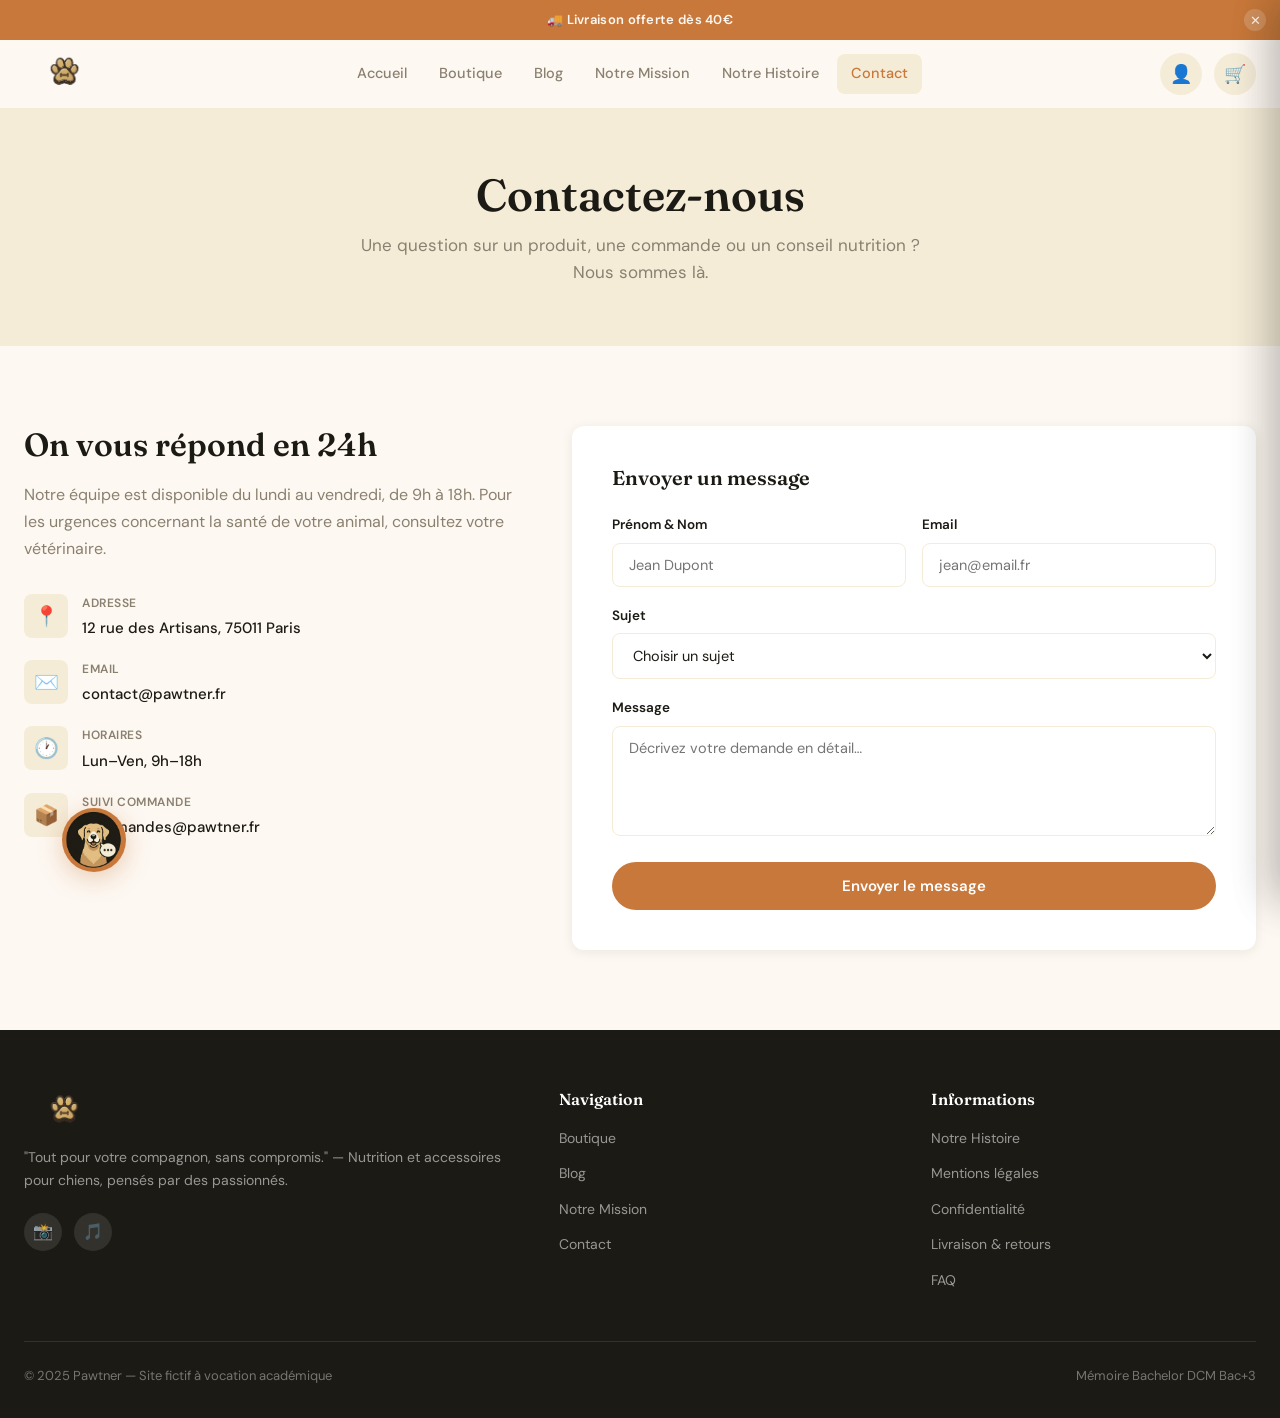
<file: contact.html>
﻿<!DOCTYPE html>
<html lang="fr">
<head>
  <meta charset="UTF-8" />
  <meta name="viewport" content="width=device-width, initial-scale=1.0" />
  <title>Contact — Pawtner</title>
  <meta name="description" content="Contactez l'équipe Pawtner pour toute question sur nos produits, commandes ou conseils nutrition." />
  <link rel="stylesheet" href="style.css" />
</head>
<body>
<!-- ══ BARRE ANNONCE ══ -->
<div id="announce-bar">
  <div class="ab-messages" id="ab-messages">
    <div class="ab-msg active">🚚 Livraison offerte dès 40€</div>
    <div class="ab-msg">🦴 Friandises 100% naturelles</div>
    <div class="ab-msg">🎁 Code WELCOME15 sur votre première commande</div>
    <div class="ab-msg">⏱ Offre valable encore <span id="ab-timer">23:59:00</span></div>
  </div>
  <button class="ab-close" onclick="closeAnnounce()" aria-label="Fermer">✕</button>
</div>
<script>
(function(){
  if(localStorage.getItem("ab_closed")==="1"){return;}
  document.body.classList.add("has-announce");

  /* ── countdown ── */
  var TOTAL = 3*3600;
  var key   = "ab_timer_end";
  var end   = parseInt(localStorage.getItem(key)||"0",10);
  if(!end || end <= Date.now()/1000){
    end = Math.floor(Date.now()/1000) + TOTAL;
    localStorage.setItem(key, end);
  }
  function fmtTimer(){
    var rem = Math.max(0, end - Math.floor(Date.now()/1000));
    if(rem===0){ end = Math.floor(Date.now()/1000)+TOTAL; localStorage.setItem(key,end); rem=TOTAL; }
    var h=Math.floor(rem/3600), m=Math.floor((rem%3600)/60), s=rem%60;
    return (h<10?"0":"")+h+":"+(m<10?"0":"")+m+":"+(s<10?"0":"")+s;
  }
  var timerEl = document.getElementById("ab-timer");
  if(timerEl) timerEl.textContent = fmtTimer();
  setInterval(function(){ if(timerEl) timerEl.textContent = fmtTimer(); }, 1000);

  /* ── rotation ── */
  var msgs=document.querySelectorAll(".ab-msg"),cur=0,rotTimer;
  function next(){
    msgs[cur].classList.remove("active");
    msgs[cur].classList.add("exit");
    var prev=cur;
    setTimeout(function(){msgs[prev].classList.remove("exit");},400);
    cur=(cur+1)%msgs.length;
    msgs[cur].classList.add("active");
  }
  rotTimer=setInterval(next,3000);

  window.closeAnnounce=function(){
    clearInterval(rotTimer);
    var bar=document.getElementById("announce-bar");
    bar.classList.add("hidden");
    document.body.classList.remove("has-announce");
    localStorage.setItem("ab_closed","1");
  };
})();
</script>

<!-- ══ HEADER ══ -->
<header id="header">
  <div class="header-inner">
    <a class="logo" href="index.html">
      <img src="Images/Logo.png" alt="Pawtner">
    </a>
    <nav class="main-nav">
      <a class="nav-link" href="index.html">Accueil</a>
      <a class="nav-link" href="boutique.html">Boutique</a>
      <a class="nav-link" href="blog.html">Blog</a>
      <a class="nav-link" href="mission.html">Notre Mission</a>
      <a class="nav-link" href="histoire.html">Notre Histoire</a>
      <a class="nav-link active" href="contact.html">Contact</a>
    </nav>
    <div class="header-actions">
      <button class="account-btn" onclick="openAccount()" aria-label="Espace client"><span class="account-icon">👤</span><span class="account-badge hidden"></span></button>
      <button class="cart-btn" onclick="toggleCart()" aria-label="Panier">
        <span class="cart-icon">🛒</span>
        <span class="cart-count hidden" id="cartCount">0</span>
      </button>
      <button class="burger-btn" id="burgerBtn" onclick="toggleMobileNav()" aria-label="Menu">
        <span></span><span></span><span></span>
      </button>
    </div>
  </div>
</header>

<nav class="mobile-nav" id="mobileNav">
  <a class="nav-link" href="index.html">Accueil</a>
  <a class="nav-link" href="boutique.html">Boutique</a>
  <a class="nav-link" href="blog.html">Blog</a>
  <a class="nav-link" href="mission.html">Notre Mission</a>
      <a class="nav-link" href="histoire.html">Notre Histoire</a>
  <a class="nav-link" href="contact.html">Contact</a>
</nav>

<main>

  <section class="page-hero">
    <h1>Contactez-nous</h1>
    <p>Une question sur un produit, une commande ou un conseil nutrition ? Nous sommes là.</p>
  </section>

  <section class="section">
    <div class="container">
      <div class="contact-grid">

        <div class="contact-info">
          <h2>On vous répond en 24h</h2>
          <p>Notre équipe est disponible du lundi au vendredi, de 9h à 18h. Pour les urgences concernant la santé de votre animal, consultez votre vétérinaire.</p>
          <div class="contact-items">
            <div class="contact-item">
              <div class="contact-item-icon">📍</div>
              <div>
                <div class="contact-item-label">Adresse</div>
                <div class="contact-item-val">12 rue des Artisans, 75011 Paris</div>
              </div>
            </div>
            <div class="contact-item">
              <div class="contact-item-icon">✉️</div>
              <div>
                <div class="contact-item-label">Email</div>
                <div class="contact-item-val">contact@pawtner.fr</div>
              </div>
            </div>
            <div class="contact-item">
              <div class="contact-item-icon">🕐</div>
              <div>
                <div class="contact-item-label">Horaires</div>
                <div class="contact-item-val">Lun–Ven, 9h–18h</div>
              </div>
            </div>
            <div class="contact-item">
              <div class="contact-item-icon">📦</div>
              <div>
                <div class="contact-item-label">Suivi commande</div>
                <div class="contact-item-val">commandes@pawtner.fr</div>
              </div>
            </div>
          </div>
        </div>

        <div class="contact-form-card">
          <h3>Envoyer un message</h3>
          <form id="contactForm" onsubmit="submitContact(event)">
            <div class="form-row">
              <div class="form-group">
                <label class="form-label">Prénom &amp; Nom</label>
                <input class="form-input" type="text" placeholder="Jean Dupont" required />
              </div>
              <div class="form-group">
                <label class="form-label">Email</label>
                <input class="form-input" type="email" placeholder="jean@email.fr" required />
              </div>
            </div>
            <div class="form-group">
              <label class="form-label">Sujet</label>
              <select class="form-select" required>
                <option value="">Choisir un sujet</option>
                <option>Question sur un produit</option>
                <option>Suivi de commande</option>
                <option>Conseil nutrition</option>
                <option>Retour / remboursement</option>
                <option>Partenariat</option>
                <option>Autre</option>
              </select>
            </div>
            <div class="form-group">
              <label class="form-label">Message</label>
              <textarea class="form-textarea" placeholder="Décrivez votre demande en détail…" required></textarea>
            </div>
            <button type="submit" class="btn btn-primary" style="width:100%;justify-content:center;">Envoyer le message</button>
          </form>
        </div>

      </div>
    </div>
  </section>

</main>

<!-- ══ PANIER ══ -->
<div class="cart-overlay" id="cartOverlay" onclick="toggleCart()"></div>
<div class="cart-panel" id="cartPanel">
  <div class="cart-header">
    <h3>🛒 Mon panier</h3>
    <button class="cart-close" onclick="toggleCart()">✕</button>
  </div>
  <div class="cart-items" id="cartItems"></div>
  <div id="cart-free-ship"></div>
  <div class="cart-footer" id="cartFooter" style="display:none;">
    <div class="cart-summary">
      <div class="cart-row"><span>Sous-total</span><span id="cartSubtotal">0,00 €</span></div>
      <div class="cart-row"><span>Livraison</span><span id="cartShipping">3,99 €</span></div>
      <div class="cart-row total"><span>Total</span><span id="cartTotal">0,00 €</span></div>
    </div>
    <button class="btn btn-primary cart-checkout" onclick="openCheckout()">Passer commande →</button>
  </div>
</div>

<div class="modal-overlay" id="checkoutModal">
  <div class="modal">
    <div class="modal-header">
      <h3>Finaliser ma commande</h3>
      <button class="modal-close" onclick="closeCheckout()">✕</button>
    </div>
    <div class="modal-body" id="checkoutBody">
      <form onsubmit="confirmOrder(event)">
        <h4 style="font-family:'Fraunces',serif;font-size:16px;margin-bottom:16px;color:var(--muted);">Informations de livraison</h4>
        <div class="form-row">
          <div class="form-group"><label class="form-label">Prénom</label><input class="form-input" type="text" placeholder="Jean" required /></div>
          <div class="form-group"><label class="form-label">Nom</label><input class="form-input" type="text" placeholder="Dupont" required /></div>
        </div>
        <div class="form-group"><label class="form-label">Adresse</label><input class="form-input" type="text" placeholder="12 rue de la Paix" required /></div>
        <div class="form-row">
          <div class="form-group"><label class="form-label">Code postal</label><input class="form-input" type="text" placeholder="75001" required /></div>
          <div class="form-group"><label class="form-label">Ville</label><input class="form-input" type="text" placeholder="Paris" required /></div>
        </div>
        <h4 style="font-family:'Fraunces',serif;font-size:16px;margin:20px 0 16px;color:var(--muted);">Paiement (simulation)</h4>
        <div class="card-preview">
          <div class="card-chip">💳</div>
          <div class="card-number">•••• •••• •••• ••••</div>
          <div class="card-meta"><span>TITULAIRE</span><span>MM/AA</span></div>
        </div>
        <div class="form-group"><label class="form-label">Numéro de carte</label><input class="form-input" type="text" placeholder="1234 5678 9012 3456" maxlength="19" oninput="formatCard(this)" required /></div>
        <div class="form-row">
          <div class="form-group"><label class="form-label">Date d'expiration</label><input class="form-input" type="text" placeholder="MM/AA" maxlength="5" required /></div>
          <div class="form-group"><label class="form-label">CVV</label><input class="form-input" type="text" placeholder="•••" maxlength="3" required /></div>
        </div>
        <div style="background:rgba(122,158,126,.12);border-radius:8px;padding:12px 14px;font-size:13px;color:#3a4a3c;margin-bottom:20px;">
          🔒 Paiement 100% fictif — aucune donnée bancaire n'est collectée ou transmise.
        </div>
        <div class="payment-logos">
          <!-- Visa -->
          <div class="pay-logo">
            <svg width="38" height="14" viewBox="0 0 38 14" fill="none" xmlns="http://www.w3.org/2000/svg">
              <path d="M14.5 1L11.2 13H8.2L11.5 1H14.5Z" fill="#1A1F71"/>
              <path d="M26.3 1.3C25.6 1 24.5.8 23.1.8c-3.3 0-5.6 1.7-5.6 4.2 0 1.8 1.7 2.8 3 3.4 1.3.6 1.7 1 1.7 1.5 0 .8-1 1.2-2 1.2-1.3 0-2-.2-3.1-.7l-.4-.2-.5 2.8c.9.4 2.4.7 4 .7 3.5 0 5.8-1.7 5.8-4.3 0-1.4-.9-2.5-2.9-3.4-1.2-.6-2-1-2-1.6 0-.5.6-1.1 2-1.1 1.1 0 1.9.2 2.5.5l.3.1.5-2.7Z" fill="#1A1F71"/>
              <path d="M30.1 1h-2.6c-.8 0-1.4.2-1.7 1L21 13h3.5l.7-1.9h4.3l.4 1.9H33L30.1 1Zm-4.1 7.6 1.3-3.6.4-1.1.2 1 .7 3.7h-2.6Z" fill="#1A1F71"/>
              <path d="M7.2 1L4 9.3 3.7 7.8C3.1 5.9 1.4 3.8.1 2.7L3 13h3.5L10.7 1H7.2Z" fill="#1A1F71"/>
              <path d="M2.1 1H.1L0 1.6c1.6.4 3.2 1.4 3.7 2.2L2.1 1Z" fill="#F9A533"/>
            </svg>
          </div>
          <!-- Mastercard -->
          <div class="pay-logo">
            <svg width="34" height="22" viewBox="0 0 34 22" fill="none" xmlns="http://www.w3.org/2000/svg">
              <rect width="34" height="22" rx="3" fill="white"/>
              <circle cx="13" cy="11" r="7" fill="#EB001B"/>
              <circle cx="21" cy="11" r="7" fill="#F79E1B"/>
              <path d="M17 5.8A7 7 0 0 1 20.5 11 7 7 0 0 1 17 16.2 7 7 0 0 1 13.5 11 7 7 0 0 1 17 5.8Z" fill="#FF5F00"/>
            </svg>
          </div>
          <!-- PayPal -->
          <div class="pay-logo">
            <svg width="52" height="14" viewBox="0 0 52 14" fill="none" xmlns="http://www.w3.org/2000/svg">
              <path d="M6.5 1H2L.5 10h2.2l.4-2.5h1.7c2.5 0 4-1.3 4-3.5C8.8 2.1 7.9 1 6.5 1ZM6.1 5.8H4.7l.4-2.5H6.5c.8 0 1.2.4 1.2 1.1 0 .8-.6 1.4-1.6 1.4Z" fill="#003087"/>
              <path d="M13.5 4.5c-1.8 0-3.2 1.4-3.2 3.2 0 1.3.9 2.2 2.2 2.2.7 0 1.3-.3 1.7-.8l-.1.7h2l1-5.2h-2l-.1.4c-.4-.4-1-.5-1.5-.5Zm.3 1.8c.7 0 1.2.5 1.2 1.2 0 .8-.6 1.4-1.4 1.4-.7 0-1.2-.5-1.2-1.2 0-.8.6-1.4 1.4-1.4Z" fill="#003087"/>
              <path d="M20 4.6h-2.2l-1.5 5.3h2.1l.8-3c.2-.8.7-1.2 1.4-1.2h.3l.4-2.1h-.3c-.5 0-.8.2-1 1Z" fill="#003087"/>
              <path d="M24.5 4.5c-1.8 0-3.2 1.4-3.2 3.2 0 1.3.9 2.2 2.2 2.2.7 0 1.3-.3 1.7-.8l-.1.7h2l1-5.2h-2l-.1.4c-.4-.4-1-.5-1.5-.5Zm.3 1.8c.7 0 1.2.5 1.2 1.2 0 .8-.6 1.4-1.4 1.4-.7 0-1.2-.5-1.2-1.2 0-.8.6-1.4 1.4-1.4Z" fill="#009CDE"/>
              <path d="M33.5 1H29l-1.5 9h2.2l.4-2.5H32c2.5 0 4-1.3 4-3.5-.1-1.9-1-3-2.5-3Zm-.4 4.8H31.7l.4-2.5h1.4c.8 0 1.2.4 1.2 1.1 0 .8-.6 1.4-1.6 1.4Z" fill="#009CDE"/>
            </svg>
          </div>
          <!-- American Express -->
          <div class="pay-logo">
            <svg width="40" height="14" viewBox="0 0 40 14" fill="none" xmlns="http://www.w3.org/2000/svg">
              <rect width="40" height="14" rx="2" fill="#2E77BC"/>
              <path d="M4 10V4h5.5l1 2 1-2H17v6h-1.5V5.5l-1.5 3h-1l-1.5-3V10H4Zm2-4.5V8.5h1V5.5h.5L9 8h.5L11 5.5h.5V8.5H13V5.5H4Z" fill="white"/>
              <path d="M18 10V4h6v1.5h-4V6.5h4V8h-4v.5h4V10h-6Z" fill="white"/>
              <path d="M25 10V4h2l3 4V4h1.5v6H30l-3.5-4.5V10H25Z" fill="white"/>
            </svg>
          </div>
          <!-- Stripe -->
          <div class="pay-logo">
            <svg width="36" height="16" viewBox="0 0 36 16" fill="none" xmlns="http://www.w3.org/2000/svg">
              <path d="M4 6.2C4 5.5 4.6 5.2 5.5 5.2c1.3 0 2.9.4 4.2 1.1V3.1C8.4 2.4 7.1 2 5.5 2 2.4 2 .5 3.6.5 6.4c0 4.3 5.9 3.6 5.9 5.4 0 .8-.7 1.1-1.7 1.1-1.4 0-3.3-.6-4.7-1.4v3.3C1.4 15.6 3 16 4.7 16c3.2 0 5.3-1.5 5.3-4.4C10 7.2 4 8 4 6.2Z" fill="#6772E5"/>
              <path d="M36 8.5c0-3.5-1.7-6.5-5-6.5-3.4 0-5.4 3-5.4 6.5 0 4.3 2.4 6.5 5.9 6.5 1.7 0 3-.4 3.9-1v-2.7c-.9.5-2 .8-3.3.8-1.3 0-2.5-.5-2.6-2.1H36c0-.2.1-.9.1-1.5Zm-7.5-1.3c0-1.5.9-2.1 1.8-2.1.8 0 1.7.6 1.7 2.1h-3.5Z" fill="#6772E5"/>
              <path d="M15 3h2v12h-2zM12.5 3H10l-2.5 12h2.5l.5-2.5h2.5l.5 2.5H16L13.5 3Zm-2 7.5 1-5 1 5h-2Z" fill="#6772E5"/>
            </svg>
          </div>
          <!-- SSL -->
          <div class="pay-logo" style="gap:4px;">
            <svg width="12" height="14" viewBox="0 0 12 14" fill="none" xmlns="http://www.w3.org/2000/svg">
              <path d="M6 0L0 2.5V7c0 3.3 2.6 6 6 6.5C9.4 13 12 10.3 12 7V2.5L6 0Z" fill="#3a7a3a"/>
              <path d="M5 7.5L3.5 6 2.5 7l2.5 2.5 5-5-1-1L5 7.5Z" fill="white"/>
            </svg>
            <span style="font-size:10px;font-weight:700;color:#3a7a3a;letter-spacing:.03em;">SSL</span>
          </div>
        </div>
        <button type="submit" class="btn btn-primary" style="width:100%;justify-content:center;padding:15px;">Confirmer la commande →</button>
      </form>
    </div>
  </div>
</div>

<div class="toast-container" id="toastContainer"></div>
<button class="back-top" id="backTop" onclick="window.scrollTo({top:0,behavior:'smooth'})" aria-label="Retour en haut">↑</button>

<!-- ══ FOOTER ══ -->
<footer>
  <div class="footer-inner">
    <div class="footer-grid">
      <div class="footer-brand">
        <a class="logo" href="index.html">
          <img src="Images/Logo.png" alt="Pawtner">
        </a>
        <p>"Tout pour votre compagnon, sans compromis." — Nutrition et accessoires pour chiens, pensés par des passionnés.</p>
        <div class="footer-socials">
          <div class="social-btn" title="Instagram (fictif)">📸</div>
          <div class="social-btn" title="TikTok (fictif)">🎵</div>
        </div>
      </div>
      <div class="footer-col">
        <h4>Navigation</h4>
        <ul>
          <li><a href="boutique.html">Boutique</a></li>
          <li><a href="blog.html">Blog</a></li>
          <li><a href="mission.html">Notre Mission</a></li>
          <li><a href="contact.html">Contact</a></li>
        </ul>
      </div>
      <div class="footer-col">
        <h4>Informations</h4>
        <ul>
          <li><a href="histoire.html">Notre Histoire</a></li>
          <li><a href="legal.html">Mentions légales</a></li>
          <li><a href="legal.html">Confidentialité</a></li>
          <li><a href="contact.html">Livraison &amp; retours</a></li>
          <li><a href="contact.html">FAQ</a></li>
        </ul>
      </div>
    </div>
    <div class="footer-bottom">
      <span>© 2025 Pawtner — Site fictif à vocation académique</span>
      <span>Mémoire Bachelor DCM Bac+3</span>
    </div>
  </div>
</footer>

<script src="app.js"></script>
<script>
  document.addEventListener('DOMContentLoaded', () => { updateCartUI(); });
</script>
<!-- Chatbot Pawtner -->
<div id="pw-launcher" onclick="pwOpen()">
  <div id="pw-hint">Une question ? 🐾</div>
  <div id="pw-btn">
    <img src="Images/logochatbot.png" alt="Pawtner">
  </div>
</div>
<div id="pw-chat">
  <div id="pw-head">
    <div id="pw-head-avatar">
      <img src="Images/logochatbot.png" alt="Pawtner">
    </div>
    <div id="pw-head-info">
      <div id="pw-head-name">Pawtner</div>
      <div id="pw-head-status"><span class="pw-dot"></span>Répond instantanément</div>
    </div>
    <button id="pw-x" onclick="pwClose()">×</button>
  </div>
  <div id="pw-msgs">
    <div class="pw-m bot">Bonjour ! Je suis là pour répondre à toutes vos questions sur vos commandes, nos produits et notre marque 🐾</div>
  </div>
  <div id="pw-chips">
    <button class="pw-chip" onclick="pwChip(this)">Où est ma commande ?</button>
    <button class="pw-chip" onclick="pwChip(this)">Faire un retour</button>
    <button class="pw-chip" onclick="pwChip(this)">Être remboursé</button>
    <button class="pw-chip" onclick="pwChip(this)">Provenance des produits</button>
    <button class="pw-chip" onclick="pwChip(this)">Fiabilité de Pawtner</button>
    <button class="pw-chip" onclick="pwChip(this)">Délai de livraison</button>
  </div>
  <div id="pw-bar">
    <input id="pw-inp" placeholder="Votre question..." autocomplete="off"
      onkeydown="if(event.key==='Enter' && !event.shiftKey){event.preventDefault();pwSend()}" />
    <button id="pw-go" onclick="pwSend()">
      <svg width="16" height="16" viewBox="0 0 16 16" fill="none">
        <path d="M14.5 8L1.5 1.5l2.8 6.5-2.8 6.5L14.5 8z" fill="#FDF8F2"/>
      </svg>
    </button>
  </div>
  <div id="pw-foot">Pawtner · Toujours là pour votre chien</div>
</div>
<!-- ══ ESPACE CLIENT ══ -->
<div id="account-overlay" onclick="closeAccount()"></div>
<div id="account-panel">
  <div class="ac-head">
    <div>
      <div class="ac-head-title">Mon espace Pawtner</div>
      <div class="ac-head-sub">Fidélité · Commandes · Offres personnalisées</div>
    </div>
    <button class="ac-close" onclick="closeAccount()">×</button>
  </div>
  <div id="ac-auth" style="display:flex;flex-direction:column;overflow-y:auto;padding:32px 28px;">
    <div class="ac-auth-hero">
      <div class="ac-auth-icon">🐾</div>
      <div class="ac-auth-title">Rejoignez la famille Pawtner</div>
      <div class="ac-auth-sub">Créez votre compte gratuit et profitez d'avantages exclusifs pour vous et votre chien.</div>
    </div>
    <div class="ac-perks">
      <div class="ac-perk"><div class="ac-perk-icon">⭐</div><div><div class="ac-perk-label">Points fidélité</div><div class="ac-perk-desc">1 pt par euro dépensé</div></div></div>
      <div class="ac-perk"><div class="ac-perk-icon">📦</div><div><div class="ac-perk-label">Suivi commandes</div><div class="ac-perk-desc">Historique complet</div></div></div>
      <div class="ac-perk"><div class="ac-perk-icon">🧾</div><div><div class="ac-perk-label">Factures</div><div class="ac-perk-desc">Téléchargeables</div></div></div>
      <div class="ac-perk"><div class="ac-perk-icon">🎁</div><div><div class="ac-perk-label">Offres perso.</div><div class="ac-perk-desc">Selon vos achats</div></div></div>
    </div>
    <div class="ac-tabs">
      <button class="ac-tab active" id="ac-tab-login"    onclick="renderAuth('login')">Se connecter</button>
      <button class="ac-tab"        id="ac-tab-register" onclick="renderAuth('register')">Créer un compte</button>
    </div>
    <div id="ac-error" class="ac-error"></div>
    <div id="ac-form" class="ac-form">
      <div class="ac-field"><label>Adresse e-mail</label><input type="email" id="ac-email" placeholder="votre@email.fr" autocomplete="email" /></div>
      <div class="ac-field"><label>Mot de passe</label><input type="password" id="ac-password" placeholder="••••••••" autocomplete="current-password" /></div>
      <button class="ac-submit" onclick="acLogin()">Se connecter →</button>
    </div>
    <div class="ac-divider">ou</div>
    <button class="ac-guest" onclick="closeAccount()">Continuer sans compte</button>
  </div>
  <div id="ac-logged" style="display:none;flex-direction:column;overflow:hidden;flex:1;">
    <div class="ac-profile-bar">
      <div class="ac-avatar" id="ac-avatar">?</div>
      <div>
        <div class="ac-profile-name" id="ac-name"></div>
        <div class="ac-profile-email" id="ac-email-display"></div>
      </div>
    </div>
    <div class="ac-points-bar">
      <div class="ac-points-row">
        <div><div class="ac-points-label">Mes points</div><div class="ac-points-val" id="ac-pts-val">0 pts</div></div>
        <div style="text-align:right;"><div class="ac-points-label">Niveau</div><div style="font-size:14px;font-weight:700;color:var(--dark);" id="ac-pts-tier"></div></div>
      </div>
      <div class="ac-progress"><div class="ac-progress-fill" id="ac-pts-fill" style="width:0%"></div></div>
      <div class="ac-next-reward" id="ac-pts-next"></div>
    </div>
    <nav class="ac-nav">
      <button class="ac-nav-btn active" data-tab="loyalty"  onclick="switchTab('loyalty')"><span class="ac-nav-icon">⭐</span>Fidélité</button>
      <button class="ac-nav-btn"        data-tab="orders"   onclick="switchTab('orders')"><span class="ac-nav-icon">📦</span>Commandes</button>
      <button class="ac-nav-btn"        data-tab="offers"   onclick="switchTab('offers')"><span class="ac-nav-icon">🎁</span>Offres</button>
      <button class="ac-nav-btn"        data-tab="profile"  onclick="switchTab('profile')"><span class="ac-nav-icon">👤</span>Profil</button>
      <button class="ac-nav-btn"        data-tab="referral" onclick="switchTab('referral')"><span class="ac-nav-icon">🤝</span>Parrainage</button>
    </nav>
    <div class="ac-content" id="ac-content"></div>
  </div>
</div>
<div id="invoice-modal">
  <div class="invoice-box">
    <button class="invoice-close" onclick="closeInvoice()">×</button>
    <div class="invoice-header">
      <div class="invoice-logo">🐾 Pawtner</div>
      <div class="invoice-num">Facture <span id="inv-num"></span> · <span id="inv-date"></span></div>
      <div style="font-size:12px;color:var(--muted);margin-top:6px;">Client : <span id="inv-client"></span> · <span id="inv-email"></span></div>
    </div>
    <div id="inv-items"></div>
    <div class="invoice-row"><span>Sous-total</span><span id="inv-subtotal"></span></div>
    <div class="invoice-row"><span>Livraison</span><span id="inv-shipping"></span></div>
    <div class="invoice-row total"><span>Total TTC</span><span id="inv-total"></span></div>
    <div class="invoice-footer">Pawtner · Site fictif à vocation académique · support@pawtner.fr</div>
    <button class="invoice-print" onclick="window.print()">🖨️ Imprimer / Télécharger</button>
  </div>
</div>
<script src="account.js"></script>
<!-- ══ EXIT INTENT POPUP ══ -->
<div id="exit-overlay">
  <div id="exit-box">
    <div class="exit-top">
      <button class="exit-close-x" onclick="exitClose()" aria-label="Fermer">✕</button>
      <div class="exit-dog">🐾</div>
      <div class="exit-eyebrow">Offre exclusive — partez pas !</div>
      <div class="exit-title">Attendez !<br><em>Voici −5% supplémentaires</em></div>
    </div>
    <div class="exit-body">
      <p class="exit-sub">On vous offre un code de réduction supplémentaire, juste parce que vous méritez le meilleur pour votre chien.</p>
      <div class="exit-code-wrap">
        <div class="exit-code-label">Votre code</div>
        <div class="exit-code">EXTRA5</div>
      </div>
      <button class="exit-btn-main" onclick="exitClaim()">J'en profite — copier le code</button>
      <div class="exit-copied-msg" id="exit-copied"></div>
      <button class="exit-btn-skip" onclick="exitClose()">Non merci, je préfère payer plus cher</button>
    </div>
  </div>
</div>
<script>
(function(){
  (function(){
  if(sessionStorage.getItem('exit_shown')) return;
  var triggered = false;

  function showExitPopup(){
    if(triggered) return;
    triggered = true;
    sessionStorage.setItem('exit_shown','1');
    document.getElementById('exit-overlay').classList.add('open');
    document.body.style.overflow = 'hidden';
  }

  /* Desktop : curseur quitte vers le haut */
  document.addEventListener('mouseleave', function(e){
    if(e.clientY <= 10) showExitPopup();
  });

  /* Mobile : scroll rapide vers le haut */
  var lastY = 0, lastTime = Date.now();
  window.addEventListener('scroll', function(){
    var y   = window.scrollY;
    var now = Date.now();
    var dy  = lastY - y;
    var dt  = now - lastTime;
    if(dy > 60 && dt < 300 && lastY > 200) showExitPopup();
    lastY    = y;
    lastTime = now;
  }, { passive: true });

  /* Mobile : 30s apres scroll */
  setTimeout(function(){
    if(!triggered && window.scrollY > 100) showExitPopup();
  }, 30000);

  window.exitClose = function(){
    document.getElementById('exit-overlay').classList.remove('open');
    document.body.style.overflow = '';
  };
  window.exitClaim = function(){
    navigator.clipboard.writeText('EXTRA5').catch(function(){});
    var msg = document.getElementById('exit-copied');
    msg.textContent = '✓ Code EXTRA5 copié dans le presse-papier !';
    var btn = document.querySelector('.exit-btn-main');
    btn.textContent = '✓ Code copié !';
    btn.style.background = '#3a7a3a';
    setTimeout(function(){ exitClose(); }, 1800);
  };
})()
</script>
<script src="chatbot.js"></script>
</body>
</html>
</file>
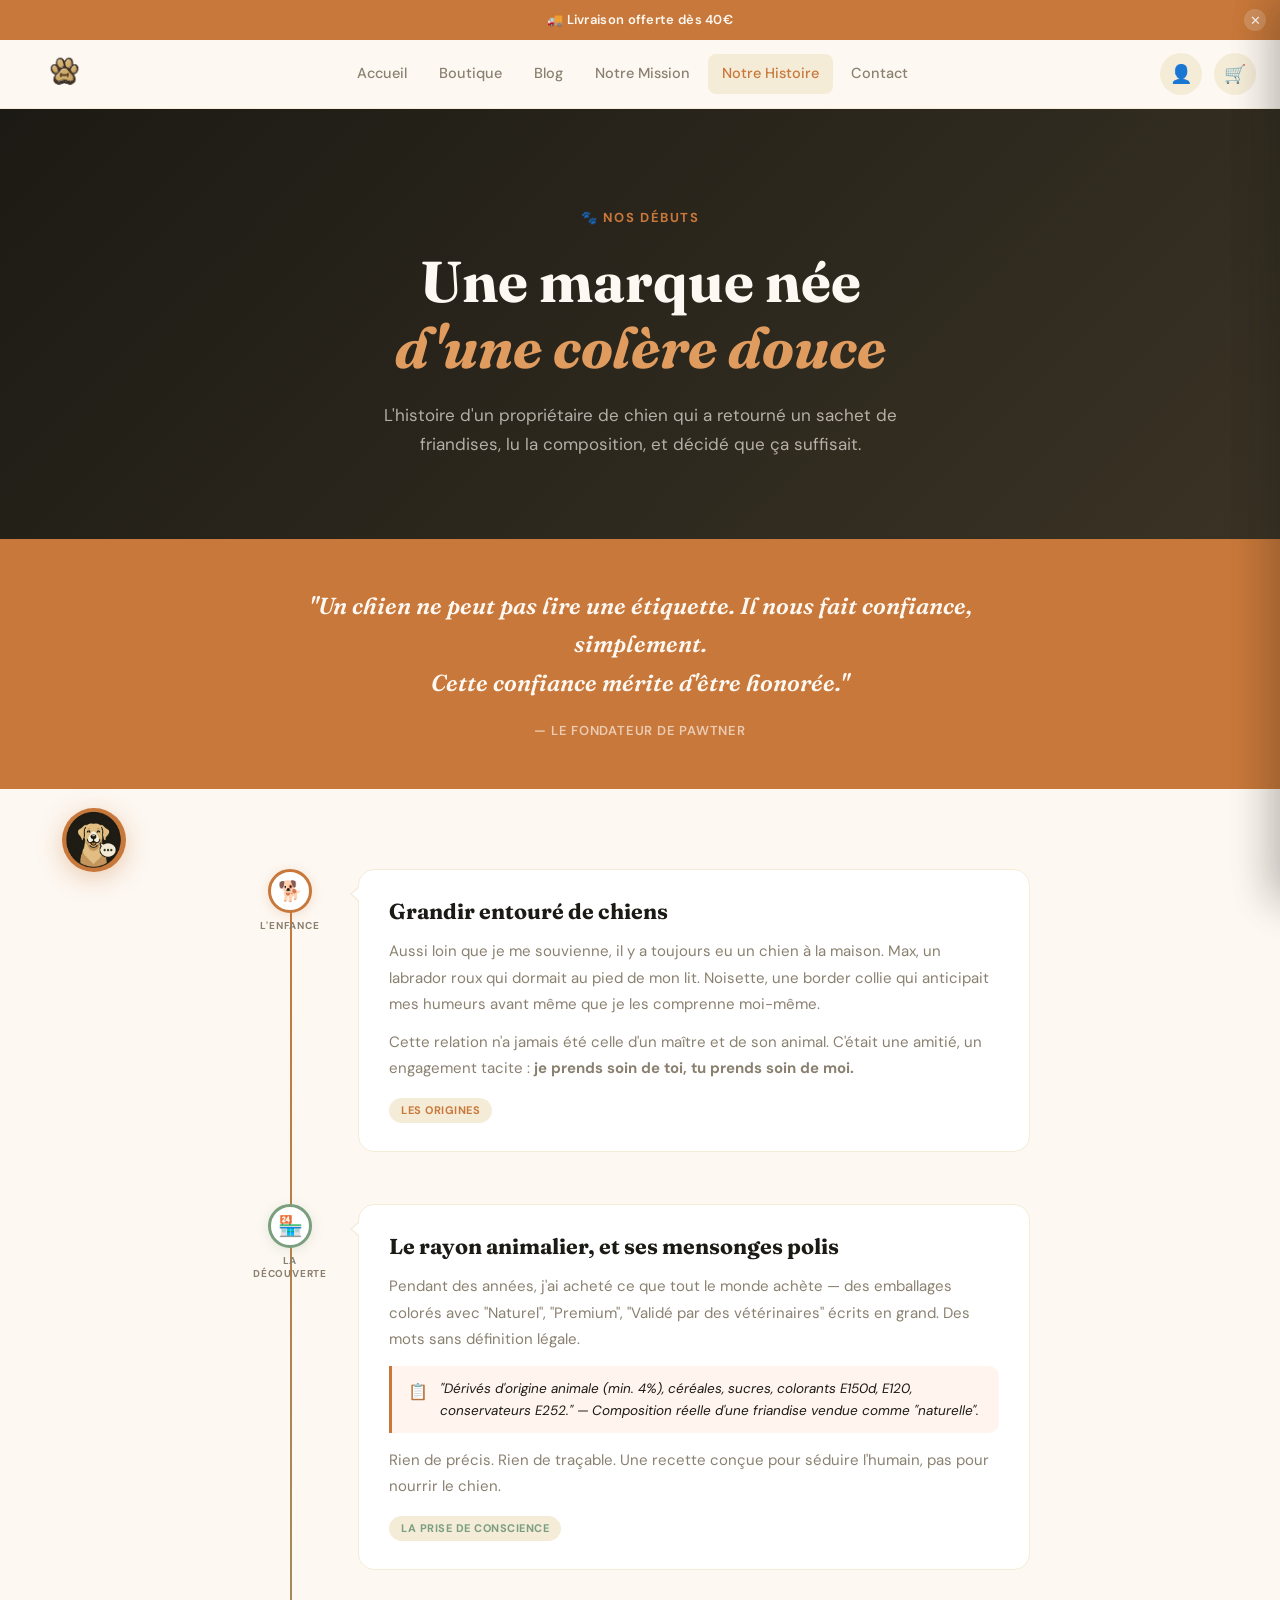
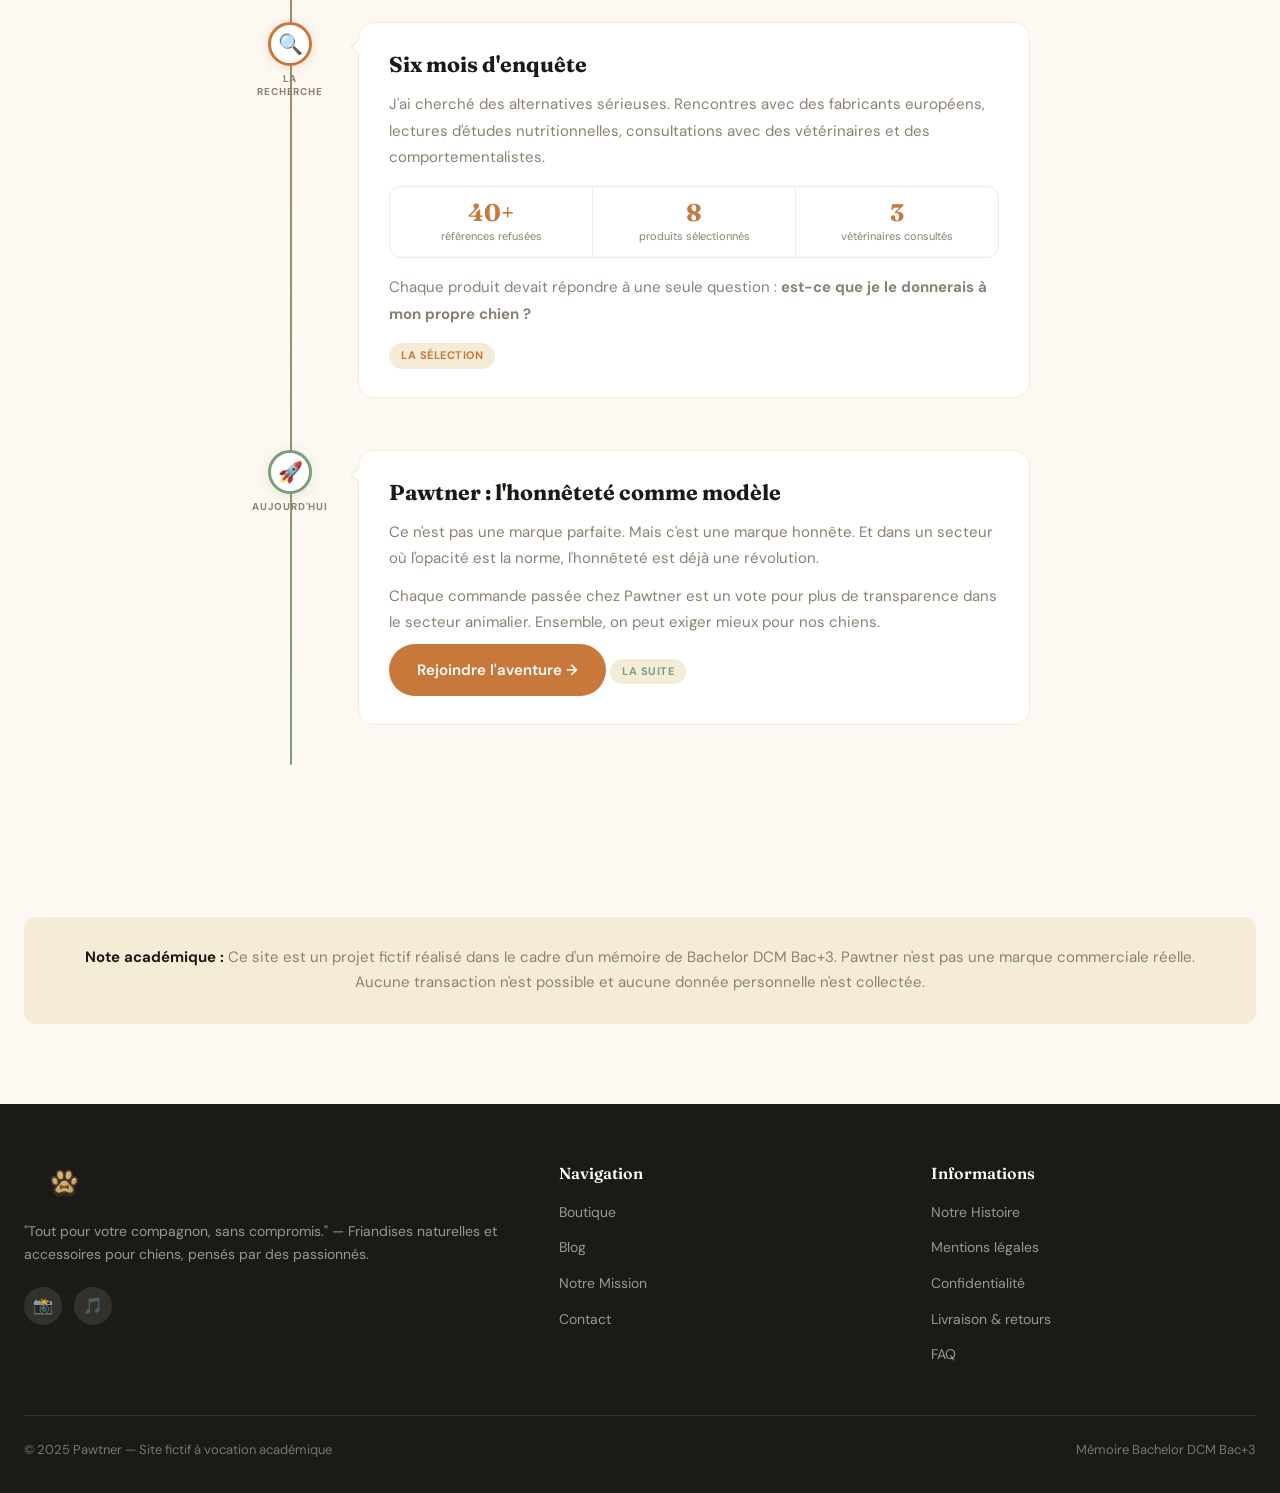
<file: histoire.html>
﻿<!DOCTYPE html>
<html lang="fr">
<head>
  <meta charset="UTF-8" />
  <meta name="viewport" content="width=device-width, initial-scale=1.0" />
  <title>Notre Histoire — Pawtner</title>
  <meta name="description" content="L'histoire de Pawtner : née d'une passion pour les chiens et d'une frustration face au manque de transparence, notre marque a été fondée pour mériter votre confiance." />
  <link rel="stylesheet" href="style.css" />
</head>
<body>
<!-- ══ BARRE ANNONCE ══ -->
<div id="announce-bar">
  <div class="ab-messages" id="ab-messages">
    <div class="ab-msg active">🚚 Livraison offerte dès 40€</div>
    <div class="ab-msg">🦴 Friandises 100% naturelles</div>
    <div class="ab-msg">🎁 Code WELCOME15 sur votre première commande</div>
    <div class="ab-msg">⏱ Offre valable encore <span id="ab-timer">23:59:00</span></div>
  </div>
  <button class="ab-close" onclick="closeAnnounce()" aria-label="Fermer">✕</button>
</div>
<script>
(function(){
  if(localStorage.getItem("ab_closed")==="1"){return;}
  document.body.classList.add("has-announce");

  /* ── countdown ── */
  var TOTAL = 3*3600;
  var key   = "ab_timer_end";
  var end   = parseInt(localStorage.getItem(key)||"0",10);
  if(!end || end <= Date.now()/1000){
    end = Math.floor(Date.now()/1000) + TOTAL;
    localStorage.setItem(key, end);
  }
  function fmtTimer(){
    var rem = Math.max(0, end - Math.floor(Date.now()/1000));
    if(rem===0){ end = Math.floor(Date.now()/1000)+TOTAL; localStorage.setItem(key,end); rem=TOTAL; }
    var h=Math.floor(rem/3600), m=Math.floor((rem%3600)/60), s=rem%60;
    return (h<10?"0":"")+h+":"+(m<10?"0":"")+m+":"+(s<10?"0":"")+s;
  }
  var timerEl = document.getElementById("ab-timer");
  if(timerEl) timerEl.textContent = fmtTimer();
  setInterval(function(){ if(timerEl) timerEl.textContent = fmtTimer(); }, 1000);

  /* ── rotation ── */
  var msgs=document.querySelectorAll(".ab-msg"),cur=0,rotTimer;
  function next(){
    msgs[cur].classList.remove("active");
    msgs[cur].classList.add("exit");
    var prev=cur;
    setTimeout(function(){msgs[prev].classList.remove("exit");},400);
    cur=(cur+1)%msgs.length;
    msgs[cur].classList.add("active");
  }
  rotTimer=setInterval(next,3000);

  window.closeAnnounce=function(){
    clearInterval(rotTimer);
    var bar=document.getElementById("announce-bar");
    bar.classList.add("hidden");
    document.body.classList.remove("has-announce");
    localStorage.setItem("ab_closed","1");
  };
})();
</script>

<!-- ══ HEADER ══ -->
<header id="header">
  <div class="header-inner">
    <a class="logo" href="index.html">
      <img src="Images/Logo.png" alt="Pawtner">
    </a>
    <nav class="main-nav">
      <a class="nav-link" href="index.html">Accueil</a>
      <a class="nav-link" href="boutique.html">Boutique</a>
      <a class="nav-link" href="blog.html">Blog</a>
      <a class="nav-link" href="mission.html">Notre Mission</a>
      <a class="nav-link active" href="histoire.html">Notre Histoire</a>
      <a class="nav-link" href="contact.html">Contact</a>
    </nav>
    <div class="header-actions">
      <button class="account-btn" onclick="openAccount()" aria-label="Espace client"><span class="account-icon">👤</span><span class="account-badge hidden"></span></button>
      <button class="cart-btn" onclick="toggleCart()" aria-label="Panier">
        <span class="cart-icon">🛒</span>
        <span class="cart-count hidden" id="cartCount">0</span>
      </button>
      <button class="burger-btn" id="burgerBtn" onclick="toggleMobileNav()" aria-label="Menu">
        <span></span><span></span><span></span>
      </button>
    </div>
  </div>
</header>

<nav class="mobile-nav" id="mobileNav">
  <a class="nav-link" href="index.html">Accueil</a>
  <a class="nav-link" href="boutique.html">Boutique</a>
  <a class="nav-link" href="blog.html">Blog</a>
  <a class="nav-link" href="mission.html">Notre Mission</a>
  <a class="nav-link" href="histoire.html">Notre Histoire</a>
  <a class="nav-link" href="contact.html">Contact</a>
</nav>

<main>

  <!-- Hero narratif -->
  <div class="hs-hero">
    <div class="container">
      <div class="hs-hero-eyebrow">🐾 Nos débuts</div>
      <h1 class="hs-hero-title">Une marque née<br><em>d'une colère douce</em></h1>
      <p class="hs-hero-sub">L'histoire d'un propriétaire de chien qui a retourné un sachet de friandises, lu la composition, et décidé que ça suffisait.</p>
    </div>
  </div>

  <!-- Citation d'ouverture -->
  <div class="hs-quote-band">
    <div class="container">
      <blockquote class="hs-quote">
        "Un chien ne peut pas lire une étiquette. Il nous fait confiance, simplement.<br>Cette confiance mérite d'être honorée."
        <cite>— Le fondateur de Pawtner</cite>
      </blockquote>
    </div>
  </div>

  <!-- Timeline -->
  <section class="hs-timeline-section">
    <div class="container">

      <div class="hs-timeline">

        <!-- Étape 1 -->
        <div class="hs-step">
          <div class="hs-step-marker">
            <div class="hs-step-dot">🐕</div>
            <div class="hs-step-year">L'enfance</div>
          </div>
          <div class="hs-step-card">
            <h2 class="hs-step-title">Grandir entouré de chiens</h2>
            <p>Aussi loin que je me souvienne, il y a toujours eu un chien à la maison. Max, un labrador roux qui dormait au pied de mon lit. Noisette, une border collie qui anticipait mes humeurs avant même que je les comprenne moi-même.</p>
            <p>Cette relation n'a jamais été celle d'un maître et de son animal. C'était une amitié, un engagement tacite : <strong>je prends soin de toi, tu prends soin de moi.</strong></p>
            <div class="hs-step-tag">Les origines</div>
          </div>
        </div>

        <!-- Étape 2 -->
        <div class="hs-step hs-step-alt">
          <div class="hs-step-marker">
            <div class="hs-step-dot">🏪</div>
            <div class="hs-step-year">La découverte</div>
          </div>
          <div class="hs-step-card">
            <h2 class="hs-step-title">Le rayon animalier, et ses mensonges polis</h2>
            <p>Pendant des années, j'ai acheté ce que tout le monde achète — des emballages colorés avec "Naturel", "Premium", "Validé par des vétérinaires" écrits en grand. Des mots sans définition légale.</p>
            <div class="hs-callout">
              <span class="hs-callout-icon">📋</span>
              <span>"Dérivés d'origine animale (min. 4%), céréales, sucres, colorants E150d, E120, conservateurs E252." — Composition réelle d'une friandise vendue comme "naturelle".</span>
            </div>
            <p>Rien de précis. Rien de traçable. Une recette conçue pour séduire l'humain, pas pour nourrir le chien.</p>
            <div class="hs-step-tag">La prise de conscience</div>
          </div>
        </div>

        <!-- Étape 3 -->
        <div class="hs-step">
          <div class="hs-step-marker">
            <div class="hs-step-dot">🔍</div>
            <div class="hs-step-year">La recherche</div>
          </div>
          <div class="hs-step-card">
            <h2 class="hs-step-title">Six mois d'enquête</h2>
            <p>J'ai cherché des alternatives sérieuses. Rencontres avec des fabricants européens, lectures d'études nutritionnelles, consultations avec des vétérinaires et des comportementalistes.</p>
            <div class="hs-stats-row">
              <div class="hs-stat"><span class="hs-stat-num">40+</span><span class="hs-stat-label">références refusées</span></div>
              <div class="hs-stat"><span class="hs-stat-num">8</span><span class="hs-stat-label">produits sélectionnés</span></div>
              <div class="hs-stat"><span class="hs-stat-num">3</span><span class="hs-stat-label">vétérinaires consultés</span></div>
            </div>
            <p>Chaque produit devait répondre à une seule question : <strong>est-ce que je le donnerais à mon propre chien ?</strong></p>
            <div class="hs-step-tag">La sélection</div>
          </div>
        </div>

        <!-- Étape 4 -->
        <div class="hs-step hs-step-alt">
          <div class="hs-step-marker">
            <div class="hs-step-dot">🚀</div>
            <div class="hs-step-year">Aujourd'hui</div>
          </div>
          <div class="hs-step-card">
            <h2 class="hs-step-title">Pawtner : l'honnêteté comme modèle</h2>
            <p>Ce n'est pas une marque parfaite. Mais c'est une marque honnête. Et dans un secteur où l'opacité est la norme, l'honnêteté est déjà une révolution.</p>
            <p>Chaque commande passée chez Pawtner est un vote pour plus de transparence dans le secteur animalier. Ensemble, on peut exiger mieux pour nos chiens.</p>
            <a href="boutique.html" class="btn btn-primary" style="display:inline-flex;margin-top:8px;">Rejoindre l'aventure →</a>
            <div class="hs-step-tag">La suite</div>
          </div>
        </div>

      </div>
    </div>
  </section>

  <section class="section">
    <div class="container">
      <div class="mission-disclaimer">
        <strong>Note académique :</strong> Ce site est un projet fictif réalisé dans le cadre d'un mémoire de Bachelor DCM Bac+3. Pawtner n'est pas une marque commerciale réelle. Aucune transaction n'est possible et aucune donnée personnelle n'est collectée.
      </div>
    </div>
  </section>

</main>

<!-- ══ PANIER ══ -->
<div class="cart-overlay" id="cartOverlay" onclick="toggleCart()"></div>
<div class="cart-panel" id="cartPanel">
  <div class="cart-header">
    <h3>🛒 Mon panier</h3>
    <button class="cart-close" onclick="toggleCart()">✕</button>
  </div>
  <div class="cart-items" id="cartItems"></div>
  <div id="cart-free-ship"></div>
  <div class="cart-footer" id="cartFooter" style="display:none;">
    <div class="cart-summary">
      <div class="cart-row"><span>Sous-total</span><span id="cartSubtotal">0,00 €</span></div>
      <div class="cart-row"><span>Livraison</span><span id="cartShipping">3,99 €</span></div>
      <div class="cart-row total"><span>Total</span><span id="cartTotal">0,00 €</span></div>
    </div>
    <button class="btn btn-primary cart-checkout" onclick="openCheckout()">Passer commande →</button>
  </div>
</div>

<div class="modal-overlay" id="checkoutModal">
  <div class="modal">
    <div class="modal-header">
      <h3>Finaliser ma commande</h3>
      <button class="modal-close" onclick="closeCheckout()">✕</button>
    </div>
    <div class="modal-body" id="checkoutBody">
      <form onsubmit="confirmOrder(event)">
        <h4 style="font-family:'Fraunces',serif;font-size:16px;margin-bottom:16px;color:var(--muted);">Informations de livraison</h4>
        <div class="form-row">
          <div class="form-group"><label class="form-label">Prénom</label><input class="form-input" type="text" placeholder="Jean" required /></div>
          <div class="form-group"><label class="form-label">Nom</label><input class="form-input" type="text" placeholder="Dupont" required /></div>
        </div>
        <div class="form-group"><label class="form-label">Adresse</label><input class="form-input" type="text" placeholder="12 rue de la Paix" required /></div>
        <div class="form-row">
          <div class="form-group"><label class="form-label">Code postal</label><input class="form-input" type="text" placeholder="75001" required /></div>
          <div class="form-group"><label class="form-label">Ville</label><input class="form-input" type="text" placeholder="Paris" required /></div>
        </div>
        <h4 style="font-family:'Fraunces',serif;font-size:16px;margin:20px 0 16px;color:var(--muted);">Paiement (simulation)</h4>
        <div class="card-preview">
          <div class="card-chip">💳</div>
          <div class="card-number">•••• •••• •••• ••••</div>
          <div class="card-meta"><span>TITULAIRE</span><span>MM/AA</span></div>
        </div>
        <div class="form-group"><label class="form-label">Numéro de carte</label><input class="form-input" type="text" placeholder="1234 5678 9012 3456" maxlength="19" oninput="formatCard(this)" required /></div>
        <div class="form-row">
          <div class="form-group"><label class="form-label">Date d'expiration</label><input class="form-input" type="text" placeholder="MM/AA" maxlength="5" required /></div>
          <div class="form-group"><label class="form-label">CVV</label><input class="form-input" type="text" placeholder="•••" maxlength="3" required /></div>
        </div>
        <div style="background:rgba(122,158,126,.12);border-radius:8px;padding:12px 14px;font-size:13px;color:#3a4a3c;margin-bottom:20px;">
          🔒 Paiement 100% fictif — aucune donnée bancaire n'est collectée ou transmise.
        </div>
        <div class="payment-logos">
          <!-- Visa -->
          <div class="pay-logo">
            <svg width="38" height="14" viewBox="0 0 38 14" fill="none" xmlns="http://www.w3.org/2000/svg">
              <path d="M14.5 1L11.2 13H8.2L11.5 1H14.5Z" fill="#1A1F71"/>
              <path d="M26.3 1.3C25.6 1 24.5.8 23.1.8c-3.3 0-5.6 1.7-5.6 4.2 0 1.8 1.7 2.8 3 3.4 1.3.6 1.7 1 1.7 1.5 0 .8-1 1.2-2 1.2-1.3 0-2-.2-3.1-.7l-.4-.2-.5 2.8c.9.4 2.4.7 4 .7 3.5 0 5.8-1.7 5.8-4.3 0-1.4-.9-2.5-2.9-3.4-1.2-.6-2-1-2-1.6 0-.5.6-1.1 2-1.1 1.1 0 1.9.2 2.5.5l.3.1.5-2.7Z" fill="#1A1F71"/>
              <path d="M30.1 1h-2.6c-.8 0-1.4.2-1.7 1L21 13h3.5l.7-1.9h4.3l.4 1.9H33L30.1 1Zm-4.1 7.6 1.3-3.6.4-1.1.2 1 .7 3.7h-2.6Z" fill="#1A1F71"/>
              <path d="M7.2 1L4 9.3 3.7 7.8C3.1 5.9 1.4 3.8.1 2.7L3 13h3.5L10.7 1H7.2Z" fill="#1A1F71"/>
              <path d="M2.1 1H.1L0 1.6c1.6.4 3.2 1.4 3.7 2.2L2.1 1Z" fill="#F9A533"/>
            </svg>
          </div>
          <!-- Mastercard -->
          <div class="pay-logo">
            <svg width="34" height="22" viewBox="0 0 34 22" fill="none" xmlns="http://www.w3.org/2000/svg">
              <rect width="34" height="22" rx="3" fill="white"/>
              <circle cx="13" cy="11" r="7" fill="#EB001B"/>
              <circle cx="21" cy="11" r="7" fill="#F79E1B"/>
              <path d="M17 5.8A7 7 0 0 1 20.5 11 7 7 0 0 1 17 16.2 7 7 0 0 1 13.5 11 7 7 0 0 1 17 5.8Z" fill="#FF5F00"/>
            </svg>
          </div>
          <!-- PayPal -->
          <div class="pay-logo">
            <svg width="52" height="14" viewBox="0 0 52 14" fill="none" xmlns="http://www.w3.org/2000/svg">
              <path d="M6.5 1H2L.5 10h2.2l.4-2.5h1.7c2.5 0 4-1.3 4-3.5C8.8 2.1 7.9 1 6.5 1ZM6.1 5.8H4.7l.4-2.5H6.5c.8 0 1.2.4 1.2 1.1 0 .8-.6 1.4-1.6 1.4Z" fill="#003087"/>
              <path d="M13.5 4.5c-1.8 0-3.2 1.4-3.2 3.2 0 1.3.9 2.2 2.2 2.2.7 0 1.3-.3 1.7-.8l-.1.7h2l1-5.2h-2l-.1.4c-.4-.4-1-.5-1.5-.5Zm.3 1.8c.7 0 1.2.5 1.2 1.2 0 .8-.6 1.4-1.4 1.4-.7 0-1.2-.5-1.2-1.2 0-.8.6-1.4 1.4-1.4Z" fill="#003087"/>
              <path d="M20 4.6h-2.2l-1.5 5.3h2.1l.8-3c.2-.8.7-1.2 1.4-1.2h.3l.4-2.1h-.3c-.5 0-.8.2-1 1Z" fill="#003087"/>
              <path d="M24.5 4.5c-1.8 0-3.2 1.4-3.2 3.2 0 1.3.9 2.2 2.2 2.2.7 0 1.3-.3 1.7-.8l-.1.7h2l1-5.2h-2l-.1.4c-.4-.4-1-.5-1.5-.5Zm.3 1.8c.7 0 1.2.5 1.2 1.2 0 .8-.6 1.4-1.4 1.4-.7 0-1.2-.5-1.2-1.2 0-.8.6-1.4 1.4-1.4Z" fill="#009CDE"/>
              <path d="M33.5 1H29l-1.5 9h2.2l.4-2.5H32c2.5 0 4-1.3 4-3.5-.1-1.9-1-3-2.5-3Zm-.4 4.8H31.7l.4-2.5h1.4c.8 0 1.2.4 1.2 1.1 0 .8-.6 1.4-1.6 1.4Z" fill="#009CDE"/>
            </svg>
          </div>
          <!-- American Express -->
          <div class="pay-logo">
            <svg width="40" height="14" viewBox="0 0 40 14" fill="none" xmlns="http://www.w3.org/2000/svg">
              <rect width="40" height="14" rx="2" fill="#2E77BC"/>
              <path d="M4 10V4h5.5l1 2 1-2H17v6h-1.5V5.5l-1.5 3h-1l-1.5-3V10H4Zm2-4.5V8.5h1V5.5h.5L9 8h.5L11 5.5h.5V8.5H13V5.5H4Z" fill="white"/>
              <path d="M18 10V4h6v1.5h-4V6.5h4V8h-4v.5h4V10h-6Z" fill="white"/>
              <path d="M25 10V4h2l3 4V4h1.5v6H30l-3.5-4.5V10H25Z" fill="white"/>
            </svg>
          </div>
          <!-- Stripe -->
          <div class="pay-logo">
            <svg width="36" height="16" viewBox="0 0 36 16" fill="none" xmlns="http://www.w3.org/2000/svg">
              <path d="M4 6.2C4 5.5 4.6 5.2 5.5 5.2c1.3 0 2.9.4 4.2 1.1V3.1C8.4 2.4 7.1 2 5.5 2 2.4 2 .5 3.6.5 6.4c0 4.3 5.9 3.6 5.9 5.4 0 .8-.7 1.1-1.7 1.1-1.4 0-3.3-.6-4.7-1.4v3.3C1.4 15.6 3 16 4.7 16c3.2 0 5.3-1.5 5.3-4.4C10 7.2 4 8 4 6.2Z" fill="#6772E5"/>
              <path d="M36 8.5c0-3.5-1.7-6.5-5-6.5-3.4 0-5.4 3-5.4 6.5 0 4.3 2.4 6.5 5.9 6.5 1.7 0 3-.4 3.9-1v-2.7c-.9.5-2 .8-3.3.8-1.3 0-2.5-.5-2.6-2.1H36c0-.2.1-.9.1-1.5Zm-7.5-1.3c0-1.5.9-2.1 1.8-2.1.8 0 1.7.6 1.7 2.1h-3.5Z" fill="#6772E5"/>
              <path d="M15 3h2v12h-2zM12.5 3H10l-2.5 12h2.5l.5-2.5h2.5l.5 2.5H16L13.5 3Zm-2 7.5 1-5 1 5h-2Z" fill="#6772E5"/>
            </svg>
          </div>
          <!-- SSL -->
          <div class="pay-logo" style="gap:4px;">
            <svg width="12" height="14" viewBox="0 0 12 14" fill="none" xmlns="http://www.w3.org/2000/svg">
              <path d="M6 0L0 2.5V7c0 3.3 2.6 6 6 6.5C9.4 13 12 10.3 12 7V2.5L6 0Z" fill="#3a7a3a"/>
              <path d="M5 7.5L3.5 6 2.5 7l2.5 2.5 5-5-1-1L5 7.5Z" fill="white"/>
            </svg>
            <span style="font-size:10px;font-weight:700;color:#3a7a3a;letter-spacing:.03em;">SSL</span>
          </div>
        </div>
        <button type="submit" class="btn btn-primary" style="width:100%;justify-content:center;padding:15px;">Confirmer la commande →</button>
      </form>
    </div>
  </div>
</div>

<div class="toast-container" id="toastContainer"></div>
<button class="back-top" id="backTop" onclick="window.scrollTo({top:0,behavior:'smooth'})" aria-label="Retour en haut">↑</button>

<!-- ══ FOOTER ══ -->
<footer>
  <div class="footer-inner">
    <div class="footer-grid">
      <div class="footer-brand">
        <a class="logo" href="index.html">
          <img src="Images/Logo.png" alt="Pawtner">
        </a>
        <p>"Tout pour votre compagnon, sans compromis." — Friandises naturelles et accessoires pour chiens, pensés par des passionnés.</p>
        <div class="footer-socials">
          <div class="social-btn" title="Instagram (fictif)">📸</div>
          <div class="social-btn" title="TikTok (fictif)">🎵</div>
        </div>
      </div>
      <div class="footer-col">
        <h4>Navigation</h4>
        <ul>
          <li><a href="boutique.html">Boutique</a></li>
          <li><a href="blog.html">Blog</a></li>
          <li><a href="mission.html">Notre Mission</a></li>
          <li><a href="contact.html">Contact</a></li>
        </ul>
      </div>
      <div class="footer-col">
        <h4>Informations</h4>
        <ul>
          <li><a href="histoire.html">Notre Histoire</a></li>
          <li><a href="legal.html">Mentions légales</a></li>
          <li><a href="legal.html">Confidentialité</a></li>
          <li><a href="contact.html">Livraison &amp; retours</a></li>
          <li><a href="contact.html">FAQ</a></li>
        </ul>
      </div>
    </div>
    <div class="footer-bottom">
      <span>© 2025 Pawtner — Site fictif à vocation académique</span>
      <span>Mémoire Bachelor DCM Bac+3</span>
    </div>
  </div>
</footer>

<script src="app.js"></script>
<script>
  document.addEventListener('DOMContentLoaded', () => { updateCartUI(); });
</script>
<!-- Chatbot Pawtner -->
<div id="pw-launcher" onclick="pwOpen()">
  <div id="pw-hint">Une question ? 🐾</div>
  <div id="pw-btn">
    <img src="Images/logochatbot.png" alt="Pawtner">
  </div>
</div>
<div id="pw-chat">
  <div id="pw-head">
    <div id="pw-head-avatar">
      <img src="Images/logochatbot.png" alt="Pawtner">
    </div>
    <div id="pw-head-info">
      <div id="pw-head-name">Pawtner</div>
      <div id="pw-head-status"><span class="pw-dot"></span>Répond instantanément</div>
    </div>
    <button id="pw-x" onclick="pwClose()">×</button>
  </div>
  <div id="pw-msgs">
    <div class="pw-m bot">Bonjour ! Je suis là pour répondre à toutes vos questions sur vos commandes, nos produits et notre marque 🐾</div>
  </div>
  <div id="pw-chips">
    <button class="pw-chip" onclick="pwChip(this)">Où est ma commande ?</button>
    <button class="pw-chip" onclick="pwChip(this)">Faire un retour</button>
    <button class="pw-chip" onclick="pwChip(this)">Être remboursé</button>
    <button class="pw-chip" onclick="pwChip(this)">Provenance des produits</button>
    <button class="pw-chip" onclick="pwChip(this)">Fiabilité de Pawtner</button>
    <button class="pw-chip" onclick="pwChip(this)">Délai de livraison</button>
  </div>
  <div id="pw-bar">
    <input id="pw-inp" placeholder="Votre question..." autocomplete="off"
      onkeydown="if(event.key==='Enter' && !event.shiftKey){event.preventDefault();pwSend()}" />
    <button id="pw-go" onclick="pwSend()">
      <svg width="16" height="16" viewBox="0 0 16 16" fill="none">
        <path d="M14.5 8L1.5 1.5l2.8 6.5-2.8 6.5L14.5 8z" fill="#FDF8F2"/>
      </svg>
    </button>
  </div>
  <div id="pw-foot">Pawtner · Toujours là pour votre chien</div>
</div>
<!-- ══ ESPACE CLIENT ══ -->
<div id="account-overlay" onclick="closeAccount()"></div>
<div id="account-panel">
  <div class="ac-head">
    <div>
      <div class="ac-head-title">Mon espace Pawtner</div>
      <div class="ac-head-sub">Fidélité · Commandes · Offres personnalisées</div>
    </div>
    <button class="ac-close" onclick="closeAccount()">×</button>
  </div>
  <div id="ac-auth" style="display:flex;flex-direction:column;overflow-y:auto;padding:32px 28px;">
    <div class="ac-auth-hero">
      <div class="ac-auth-icon">🐾</div>
      <div class="ac-auth-title">Rejoignez la famille Pawtner</div>
      <div class="ac-auth-sub">Créez votre compte gratuit et profitez d'avantages exclusifs pour vous et votre chien.</div>
    </div>
    <div class="ac-perks">
      <div class="ac-perk"><div class="ac-perk-icon">⭐</div><div><div class="ac-perk-label">Points fidélité</div><div class="ac-perk-desc">1 pt par euro dépensé</div></div></div>
      <div class="ac-perk"><div class="ac-perk-icon">📦</div><div><div class="ac-perk-label">Suivi commandes</div><div class="ac-perk-desc">Historique complet</div></div></div>
      <div class="ac-perk"><div class="ac-perk-icon">🧾</div><div><div class="ac-perk-label">Factures</div><div class="ac-perk-desc">Téléchargeables</div></div></div>
      <div class="ac-perk"><div class="ac-perk-icon">🎁</div><div><div class="ac-perk-label">Offres perso.</div><div class="ac-perk-desc">Selon vos achats</div></div></div>
    </div>
    <div class="ac-tabs">
      <button class="ac-tab active" id="ac-tab-login"    onclick="renderAuth('login')">Se connecter</button>
      <button class="ac-tab"        id="ac-tab-register" onclick="renderAuth('register')">Créer un compte</button>
    </div>
    <div id="ac-error" class="ac-error"></div>
    <div id="ac-form" class="ac-form">
      <div class="ac-field"><label>Adresse e-mail</label><input type="email" id="ac-email" placeholder="votre@email.fr" autocomplete="email" /></div>
      <div class="ac-field"><label>Mot de passe</label><input type="password" id="ac-password" placeholder="••••••••" autocomplete="current-password" /></div>
      <button class="ac-submit" onclick="acLogin()">Se connecter →</button>
    </div>
    <div class="ac-divider">ou</div>
    <button class="ac-guest" onclick="closeAccount()">Continuer sans compte</button>
  </div>
  <div id="ac-logged" style="display:none;flex-direction:column;overflow:hidden;flex:1;">
    <div class="ac-profile-bar">
      <div class="ac-avatar" id="ac-avatar">?</div>
      <div>
        <div class="ac-profile-name" id="ac-name"></div>
        <div class="ac-profile-email" id="ac-email-display"></div>
      </div>
    </div>
    <div class="ac-points-bar">
      <div class="ac-points-row">
        <div><div class="ac-points-label">Mes points</div><div class="ac-points-val" id="ac-pts-val">0 pts</div></div>
        <div style="text-align:right;"><div class="ac-points-label">Niveau</div><div style="font-size:14px;font-weight:700;color:var(--dark);" id="ac-pts-tier"></div></div>
      </div>
      <div class="ac-progress"><div class="ac-progress-fill" id="ac-pts-fill" style="width:0%"></div></div>
      <div class="ac-next-reward" id="ac-pts-next"></div>
    </div>
    <nav class="ac-nav">
      <button class="ac-nav-btn active" data-tab="loyalty"  onclick="switchTab('loyalty')"><span class="ac-nav-icon">⭐</span>Fidélité</button>
      <button class="ac-nav-btn"        data-tab="orders"   onclick="switchTab('orders')"><span class="ac-nav-icon">📦</span>Commandes</button>
      <button class="ac-nav-btn"        data-tab="offers"   onclick="switchTab('offers')"><span class="ac-nav-icon">🎁</span>Offres</button>
      <button class="ac-nav-btn"        data-tab="profile"  onclick="switchTab('profile')"><span class="ac-nav-icon">👤</span>Profil</button>
      <button class="ac-nav-btn"        data-tab="referral" onclick="switchTab('referral')"><span class="ac-nav-icon">🤝</span>Parrainage</button>
    </nav>
    <div class="ac-content" id="ac-content"></div>
  </div>
</div>
<div id="invoice-modal">
  <div class="invoice-box">
    <button class="invoice-close" onclick="closeInvoice()">×</button>
    <div class="invoice-header">
      <div class="invoice-logo">🐾 Pawtner</div>
      <div class="invoice-num">Facture <span id="inv-num"></span> · <span id="inv-date"></span></div>
      <div style="font-size:12px;color:var(--muted);margin-top:6px;">Client : <span id="inv-client"></span> · <span id="inv-email"></span></div>
    </div>
    <div id="inv-items"></div>
    <div class="invoice-row"><span>Sous-total</span><span id="inv-subtotal"></span></div>
    <div class="invoice-row"><span>Livraison</span><span id="inv-shipping"></span></div>
    <div class="invoice-row total"><span>Total TTC</span><span id="inv-total"></span></div>
    <div class="invoice-footer">Pawtner · Site fictif à vocation académique · support@pawtner.fr</div>
    <button class="invoice-print" onclick="window.print()">🖨️ Imprimer / Télécharger</button>
  </div>
</div>
<script src="account.js"></script>
<!-- ══ EXIT INTENT POPUP ══ -->
<div id="exit-overlay">
  <div id="exit-box">
    <div class="exit-top">
      <button class="exit-close-x" onclick="exitClose()" aria-label="Fermer">✕</button>
      <div class="exit-dog">🐾</div>
      <div class="exit-eyebrow">Offre exclusive — partez pas !</div>
      <div class="exit-title">Attendez !<br><em>Voici −5% supplémentaires</em></div>
    </div>
    <div class="exit-body">
      <p class="exit-sub">On vous offre un code de réduction supplémentaire, juste parce que vous méritez le meilleur pour votre chien.</p>
      <div class="exit-code-wrap">
        <div class="exit-code-label">Votre code</div>
        <div class="exit-code">EXTRA5</div>
      </div>
      <button class="exit-btn-main" onclick="exitClaim()">J'en profite — copier le code</button>
      <div class="exit-copied-msg" id="exit-copied"></div>
      <button class="exit-btn-skip" onclick="exitClose()">Non merci, je préfère payer plus cher</button>
    </div>
  </div>
</div>
<script>
(function(){
  (function(){
  if(sessionStorage.getItem('exit_shown')) return;
  var triggered = false;

  function showExitPopup(){
    if(triggered) return;
    triggered = true;
    sessionStorage.setItem('exit_shown','1');
    document.getElementById('exit-overlay').classList.add('open');
    document.body.style.overflow = 'hidden';
  }

  /* Desktop : curseur quitte vers le haut */
  document.addEventListener('mouseleave', function(e){
    if(e.clientY <= 10) showExitPopup();
  });

  /* Mobile : scroll rapide vers le haut */
  var lastY = 0, lastTime = Date.now();
  window.addEventListener('scroll', function(){
    var y   = window.scrollY;
    var now = Date.now();
    var dy  = lastY - y;
    var dt  = now - lastTime;
    if(dy > 60 && dt < 300 && lastY > 200) showExitPopup();
    lastY    = y;
    lastTime = now;
  }, { passive: true });

  /* Mobile : 30s apres scroll */
  setTimeout(function(){
    if(!triggered && window.scrollY > 100) showExitPopup();
  }, 30000);

  window.exitClose = function(){
    document.getElementById('exit-overlay').classList.remove('open');
    document.body.style.overflow = '';
  };
  window.exitClaim = function(){
    navigator.clipboard.writeText('EXTRA5').catch(function(){});
    var msg = document.getElementById('exit-copied');
    msg.textContent = '✓ Code EXTRA5 copié dans le presse-papier !';
    var btn = document.querySelector('.exit-btn-main');
    btn.textContent = '✓ Code copié !';
    btn.style.background = '#3a7a3a';
    setTimeout(function(){ exitClose(); }, 1800);
  };
})()
</script>
<script src="chatbot.js"></script>
</body>
</html>
</file>
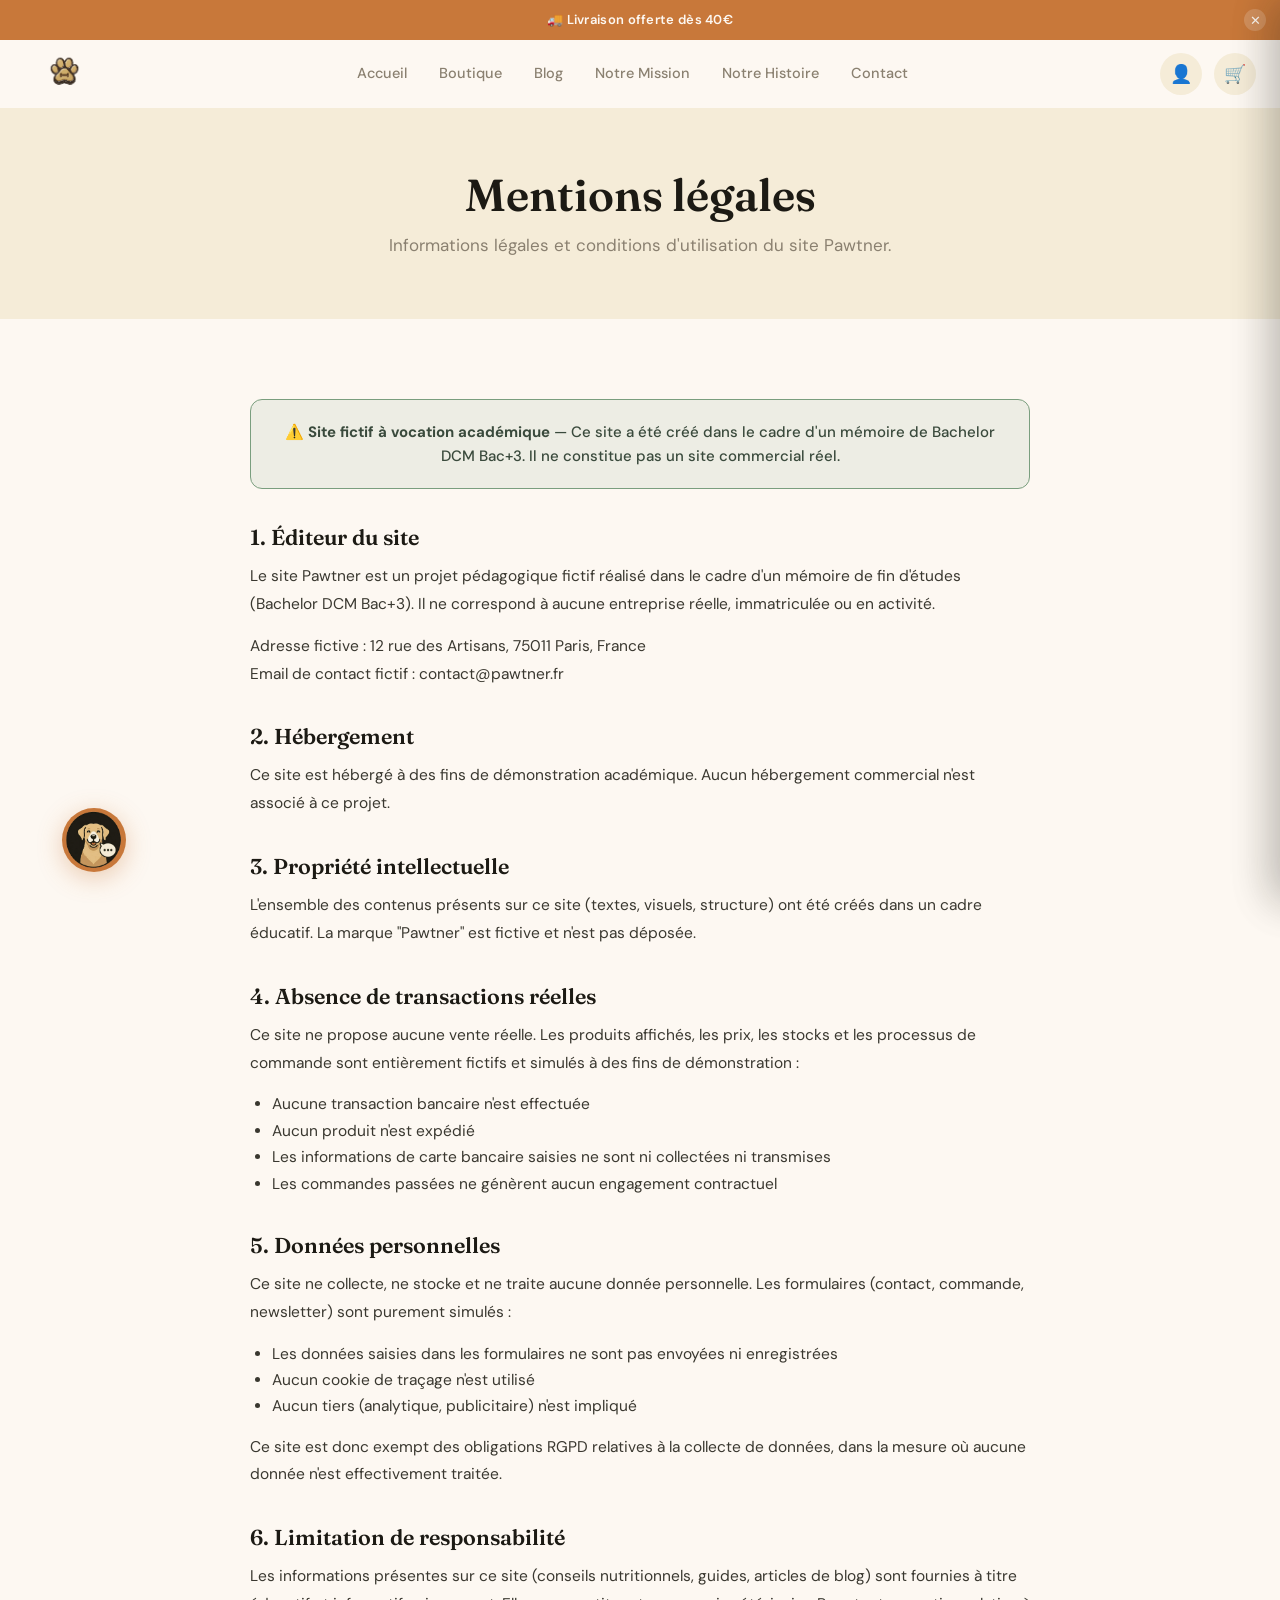
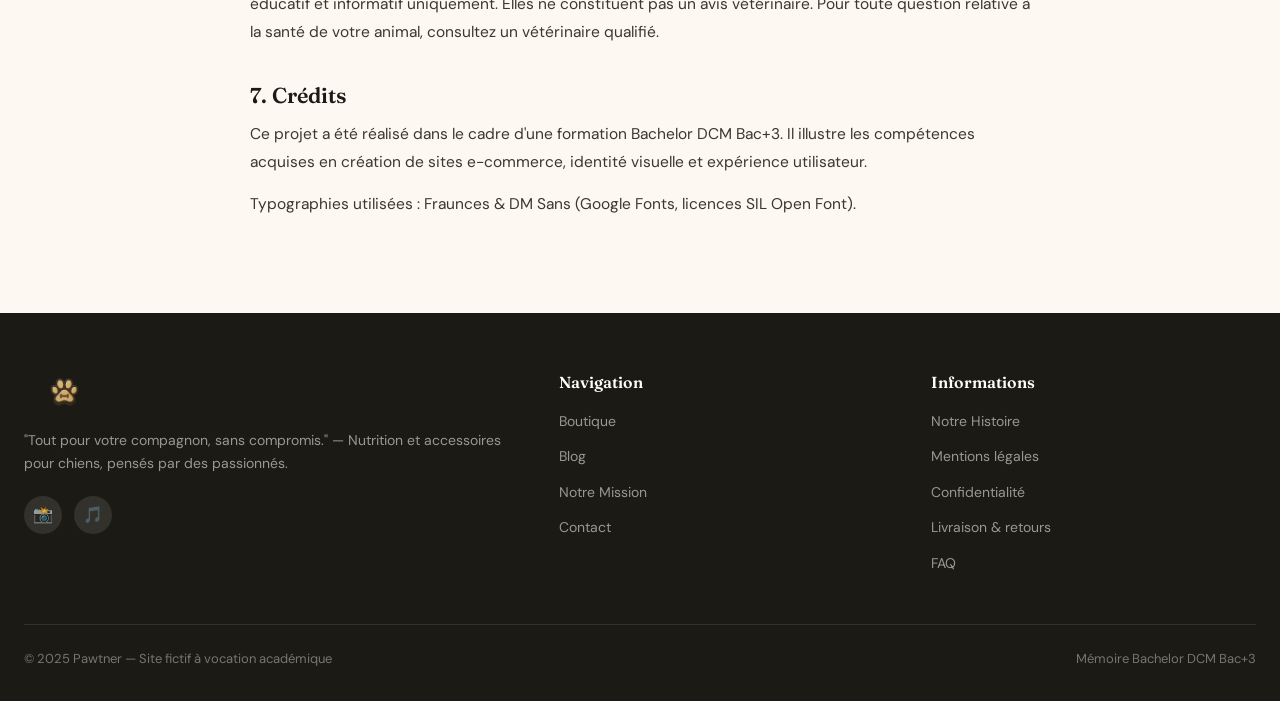
<file: legal.html>
﻿<!DOCTYPE html>
<html lang="fr">
<head>
  <meta charset="UTF-8" />
  <meta name="viewport" content="width=device-width, initial-scale=1.0" />
  <title>Mentions légales — Pawtner</title>
  <meta name="description" content="Mentions légales du site fictif Pawtner — projet académique Bachelor DCM Bac+3." />
  <link rel="stylesheet" href="style.css" />
</head>
<body>
<!-- ══ BARRE ANNONCE ══ -->
<div id="announce-bar">
  <div class="ab-messages" id="ab-messages">
    <div class="ab-msg active">🚚 Livraison offerte dès 40€</div>
    <div class="ab-msg">🦴 Friandises 100% naturelles</div>
    <div class="ab-msg">🎁 Code WELCOME15 sur votre première commande</div>
    <div class="ab-msg">⏱ Offre valable encore <span id="ab-timer">23:59:00</span></div>
  </div>
  <button class="ab-close" onclick="closeAnnounce()" aria-label="Fermer">✕</button>
</div>
<script>
(function(){
  if(localStorage.getItem("ab_closed")==="1"){return;}
  document.body.classList.add("has-announce");

  /* ── countdown ── */
  var TOTAL = 3*3600;
  var key   = "ab_timer_end";
  var end   = parseInt(localStorage.getItem(key)||"0",10);
  if(!end || end <= Date.now()/1000){
    end = Math.floor(Date.now()/1000) + TOTAL;
    localStorage.setItem(key, end);
  }
  function fmtTimer(){
    var rem = Math.max(0, end - Math.floor(Date.now()/1000));
    if(rem===0){ end = Math.floor(Date.now()/1000)+TOTAL; localStorage.setItem(key,end); rem=TOTAL; }
    var h=Math.floor(rem/3600), m=Math.floor((rem%3600)/60), s=rem%60;
    return (h<10?"0":"")+h+":"+(m<10?"0":"")+m+":"+(s<10?"0":"")+s;
  }
  var timerEl = document.getElementById("ab-timer");
  if(timerEl) timerEl.textContent = fmtTimer();
  setInterval(function(){ if(timerEl) timerEl.textContent = fmtTimer(); }, 1000);

  /* ── rotation ── */
  var msgs=document.querySelectorAll(".ab-msg"),cur=0,rotTimer;
  function next(){
    msgs[cur].classList.remove("active");
    msgs[cur].classList.add("exit");
    var prev=cur;
    setTimeout(function(){msgs[prev].classList.remove("exit");},400);
    cur=(cur+1)%msgs.length;
    msgs[cur].classList.add("active");
  }
  rotTimer=setInterval(next,3000);

  window.closeAnnounce=function(){
    clearInterval(rotTimer);
    var bar=document.getElementById("announce-bar");
    bar.classList.add("hidden");
    document.body.classList.remove("has-announce");
    localStorage.setItem("ab_closed","1");
  };
})();
</script>

<!-- ══ HEADER ══ -->
<header id="header">
  <div class="header-inner">
    <a class="logo" href="index.html">
      <img src="Images/Logo.png" alt="Pawtner">
    </a>
    <nav class="main-nav">
      <a class="nav-link" href="index.html">Accueil</a>
      <a class="nav-link" href="boutique.html">Boutique</a>
      <a class="nav-link" href="blog.html">Blog</a>
      <a class="nav-link" href="mission.html">Notre Mission</a>
      <a class="nav-link" href="histoire.html">Notre Histoire</a>
      <a class="nav-link" href="contact.html">Contact</a>
    </nav>
    <div class="header-actions">
      <button class="account-btn" onclick="openAccount()" aria-label="Espace client"><span class="account-icon">👤</span><span class="account-badge hidden"></span></button>
      <button class="cart-btn" onclick="toggleCart()" aria-label="Panier">
        <span class="cart-icon">🛒</span>
        <span class="cart-count hidden" id="cartCount">0</span>
      </button>
      <button class="burger-btn" id="burgerBtn" onclick="toggleMobileNav()" aria-label="Menu">
        <span></span><span></span><span></span>
      </button>
    </div>
  </div>
</header>

<nav class="mobile-nav" id="mobileNav">
  <a class="nav-link" href="index.html">Accueil</a>
  <a class="nav-link" href="boutique.html">Boutique</a>
  <a class="nav-link" href="blog.html">Blog</a>
  <a class="nav-link" href="mission.html">Notre Mission</a>
      <a class="nav-link" href="histoire.html">Notre Histoire</a>
  <a class="nav-link" href="contact.html">Contact</a>
</nav>

<main>

  <section class="page-hero">
    <h1>Mentions légales</h1>
    <p>Informations légales et conditions d'utilisation du site Pawtner.</p>
  </section>

  <section class="section">
    <div class="container">
      <div class="legal-body">

        <div class="legal-banner">
          ⚠️ <strong>Site fictif à vocation académique</strong> — Ce site a été créé dans le cadre d'un mémoire de Bachelor DCM Bac+3. Il ne constitue pas un site commercial réel.
        </div>

        <h2>1. Éditeur du site</h2>
        <p>Le site Pawtner est un projet pédagogique fictif réalisé dans le cadre d'un mémoire de fin d'études (Bachelor DCM Bac+3). Il ne correspond à aucune entreprise réelle, immatriculée ou en activité.</p>
        <p>Adresse fictive : 12 rue des Artisans, 75011 Paris, France<br>
        Email de contact fictif : contact@pawtner.fr</p>

        <h2>2. Hébergement</h2>
        <p>Ce site est hébergé à des fins de démonstration académique. Aucun hébergement commercial n'est associé à ce projet.</p>

        <h2>3. Propriété intellectuelle</h2>
        <p>L'ensemble des contenus présents sur ce site (textes, visuels, structure) ont été créés dans un cadre éducatif. La marque "Pawtner" est fictive et n'est pas déposée.</p>

        <h2>4. Absence de transactions réelles</h2>
        <p>Ce site ne propose aucune vente réelle. Les produits affichés, les prix, les stocks et les processus de commande sont entièrement fictifs et simulés à des fins de démonstration :</p>
        <ul>
          <li>Aucune transaction bancaire n'est effectuée</li>
          <li>Aucun produit n'est expédié</li>
          <li>Les informations de carte bancaire saisies ne sont ni collectées ni transmises</li>
          <li>Les commandes passées ne génèrent aucun engagement contractuel</li>
        </ul>

        <h2>5. Données personnelles</h2>
        <p>Ce site ne collecte, ne stocke et ne traite aucune donnée personnelle. Les formulaires (contact, commande, newsletter) sont purement simulés :</p>
        <ul>
          <li>Les données saisies dans les formulaires ne sont pas envoyées ni enregistrées</li>
          <li>Aucun cookie de traçage n'est utilisé</li>
          <li>Aucun tiers (analytique, publicitaire) n'est impliqué</li>
        </ul>
        <p>Ce site est donc exempt des obligations RGPD relatives à la collecte de données, dans la mesure où aucune donnée n'est effectivement traitée.</p>

        <h2>6. Limitation de responsabilité</h2>
        <p>Les informations présentes sur ce site (conseils nutritionnels, guides, articles de blog) sont fournies à titre éducatif et informatif uniquement. Elles ne constituent pas un avis vétérinaire. Pour toute question relative à la santé de votre animal, consultez un vétérinaire qualifié.</p>

        <h2>7. Crédits</h2>
        <p>Ce projet a été réalisé dans le cadre d'une formation Bachelor DCM Bac+3. Il illustre les compétences acquises en création de sites e-commerce, identité visuelle et expérience utilisateur.</p>
        <p>Typographies utilisées : Fraunces &amp; DM Sans (Google Fonts, licences SIL Open Font).</p>

      </div>
    </div>
  </section>

</main>

<!-- ══ PANIER ══ -->
<div class="cart-overlay" id="cartOverlay" onclick="toggleCart()"></div>
<div class="cart-panel" id="cartPanel">
  <div class="cart-header">
    <h3>🛒 Mon panier</h3>
    <button class="cart-close" onclick="toggleCart()">✕</button>
  </div>
  <div class="cart-items" id="cartItems"></div>
  <div id="cart-free-ship"></div>
  <div class="cart-footer" id="cartFooter" style="display:none;">
    <div class="cart-summary">
      <div class="cart-row"><span>Sous-total</span><span id="cartSubtotal">0,00 €</span></div>
      <div class="cart-row"><span>Livraison</span><span id="cartShipping">3,99 €</span></div>
      <div class="cart-row total"><span>Total</span><span id="cartTotal">0,00 €</span></div>
    </div>
    <button class="btn btn-primary cart-checkout" onclick="openCheckout()">Passer commande →</button>
  </div>
</div>

<div class="modal-overlay" id="checkoutModal">
  <div class="modal">
    <div class="modal-header">
      <h3>Finaliser ma commande</h3>
      <button class="modal-close" onclick="closeCheckout()">✕</button>
    </div>
    <div class="modal-body" id="checkoutBody">
      <form onsubmit="confirmOrder(event)">
        <h4 style="font-family:'Fraunces',serif;font-size:16px;margin-bottom:16px;color:var(--muted);">Informations de livraison</h4>
        <div class="form-row">
          <div class="form-group"><label class="form-label">Prénom</label><input class="form-input" type="text" placeholder="Jean" required /></div>
          <div class="form-group"><label class="form-label">Nom</label><input class="form-input" type="text" placeholder="Dupont" required /></div>
        </div>
        <div class="form-group"><label class="form-label">Adresse</label><input class="form-input" type="text" placeholder="12 rue de la Paix" required /></div>
        <div class="form-row">
          <div class="form-group"><label class="form-label">Code postal</label><input class="form-input" type="text" placeholder="75001" required /></div>
          <div class="form-group"><label class="form-label">Ville</label><input class="form-input" type="text" placeholder="Paris" required /></div>
        </div>
        <h4 style="font-family:'Fraunces',serif;font-size:16px;margin:20px 0 16px;color:var(--muted);">Paiement (simulation)</h4>
        <div class="card-preview">
          <div class="card-chip">💳</div>
          <div class="card-number">•••• •••• •••• ••••</div>
          <div class="card-meta"><span>TITULAIRE</span><span>MM/AA</span></div>
        </div>
        <div class="form-group"><label class="form-label">Numéro de carte</label><input class="form-input" type="text" placeholder="1234 5678 9012 3456" maxlength="19" oninput="formatCard(this)" required /></div>
        <div class="form-row">
          <div class="form-group"><label class="form-label">Date d'expiration</label><input class="form-input" type="text" placeholder="MM/AA" maxlength="5" required /></div>
          <div class="form-group"><label class="form-label">CVV</label><input class="form-input" type="text" placeholder="•••" maxlength="3" required /></div>
        </div>
        <div style="background:rgba(122,158,126,.12);border-radius:8px;padding:12px 14px;font-size:13px;color:#3a4a3c;margin-bottom:20px;">
          🔒 Paiement 100% fictif — aucune donnée bancaire n'est collectée ou transmise.
        </div>
        <div class="payment-logos">
          <!-- Visa -->
          <div class="pay-logo">
            <svg width="38" height="14" viewBox="0 0 38 14" fill="none" xmlns="http://www.w3.org/2000/svg">
              <path d="M14.5 1L11.2 13H8.2L11.5 1H14.5Z" fill="#1A1F71"/>
              <path d="M26.3 1.3C25.6 1 24.5.8 23.1.8c-3.3 0-5.6 1.7-5.6 4.2 0 1.8 1.7 2.8 3 3.4 1.3.6 1.7 1 1.7 1.5 0 .8-1 1.2-2 1.2-1.3 0-2-.2-3.1-.7l-.4-.2-.5 2.8c.9.4 2.4.7 4 .7 3.5 0 5.8-1.7 5.8-4.3 0-1.4-.9-2.5-2.9-3.4-1.2-.6-2-1-2-1.6 0-.5.6-1.1 2-1.1 1.1 0 1.9.2 2.5.5l.3.1.5-2.7Z" fill="#1A1F71"/>
              <path d="M30.1 1h-2.6c-.8 0-1.4.2-1.7 1L21 13h3.5l.7-1.9h4.3l.4 1.9H33L30.1 1Zm-4.1 7.6 1.3-3.6.4-1.1.2 1 .7 3.7h-2.6Z" fill="#1A1F71"/>
              <path d="M7.2 1L4 9.3 3.7 7.8C3.1 5.9 1.4 3.8.1 2.7L3 13h3.5L10.7 1H7.2Z" fill="#1A1F71"/>
              <path d="M2.1 1H.1L0 1.6c1.6.4 3.2 1.4 3.7 2.2L2.1 1Z" fill="#F9A533"/>
            </svg>
          </div>
          <!-- Mastercard -->
          <div class="pay-logo">
            <svg width="34" height="22" viewBox="0 0 34 22" fill="none" xmlns="http://www.w3.org/2000/svg">
              <rect width="34" height="22" rx="3" fill="white"/>
              <circle cx="13" cy="11" r="7" fill="#EB001B"/>
              <circle cx="21" cy="11" r="7" fill="#F79E1B"/>
              <path d="M17 5.8A7 7 0 0 1 20.5 11 7 7 0 0 1 17 16.2 7 7 0 0 1 13.5 11 7 7 0 0 1 17 5.8Z" fill="#FF5F00"/>
            </svg>
          </div>
          <!-- PayPal -->
          <div class="pay-logo">
            <svg width="52" height="14" viewBox="0 0 52 14" fill="none" xmlns="http://www.w3.org/2000/svg">
              <path d="M6.5 1H2L.5 10h2.2l.4-2.5h1.7c2.5 0 4-1.3 4-3.5C8.8 2.1 7.9 1 6.5 1ZM6.1 5.8H4.7l.4-2.5H6.5c.8 0 1.2.4 1.2 1.1 0 .8-.6 1.4-1.6 1.4Z" fill="#003087"/>
              <path d="M13.5 4.5c-1.8 0-3.2 1.4-3.2 3.2 0 1.3.9 2.2 2.2 2.2.7 0 1.3-.3 1.7-.8l-.1.7h2l1-5.2h-2l-.1.4c-.4-.4-1-.5-1.5-.5Zm.3 1.8c.7 0 1.2.5 1.2 1.2 0 .8-.6 1.4-1.4 1.4-.7 0-1.2-.5-1.2-1.2 0-.8.6-1.4 1.4-1.4Z" fill="#003087"/>
              <path d="M20 4.6h-2.2l-1.5 5.3h2.1l.8-3c.2-.8.7-1.2 1.4-1.2h.3l.4-2.1h-.3c-.5 0-.8.2-1 1Z" fill="#003087"/>
              <path d="M24.5 4.5c-1.8 0-3.2 1.4-3.2 3.2 0 1.3.9 2.2 2.2 2.2.7 0 1.3-.3 1.7-.8l-.1.7h2l1-5.2h-2l-.1.4c-.4-.4-1-.5-1.5-.5Zm.3 1.8c.7 0 1.2.5 1.2 1.2 0 .8-.6 1.4-1.4 1.4-.7 0-1.2-.5-1.2-1.2 0-.8.6-1.4 1.4-1.4Z" fill="#009CDE"/>
              <path d="M33.5 1H29l-1.5 9h2.2l.4-2.5H32c2.5 0 4-1.3 4-3.5-.1-1.9-1-3-2.5-3Zm-.4 4.8H31.7l.4-2.5h1.4c.8 0 1.2.4 1.2 1.1 0 .8-.6 1.4-1.6 1.4Z" fill="#009CDE"/>
            </svg>
          </div>
          <!-- American Express -->
          <div class="pay-logo">
            <svg width="40" height="14" viewBox="0 0 40 14" fill="none" xmlns="http://www.w3.org/2000/svg">
              <rect width="40" height="14" rx="2" fill="#2E77BC"/>
              <path d="M4 10V4h5.5l1 2 1-2H17v6h-1.5V5.5l-1.5 3h-1l-1.5-3V10H4Zm2-4.5V8.5h1V5.5h.5L9 8h.5L11 5.5h.5V8.5H13V5.5H4Z" fill="white"/>
              <path d="M18 10V4h6v1.5h-4V6.5h4V8h-4v.5h4V10h-6Z" fill="white"/>
              <path d="M25 10V4h2l3 4V4h1.5v6H30l-3.5-4.5V10H25Z" fill="white"/>
            </svg>
          </div>
          <!-- Stripe -->
          <div class="pay-logo">
            <svg width="36" height="16" viewBox="0 0 36 16" fill="none" xmlns="http://www.w3.org/2000/svg">
              <path d="M4 6.2C4 5.5 4.6 5.2 5.5 5.2c1.3 0 2.9.4 4.2 1.1V3.1C8.4 2.4 7.1 2 5.5 2 2.4 2 .5 3.6.5 6.4c0 4.3 5.9 3.6 5.9 5.4 0 .8-.7 1.1-1.7 1.1-1.4 0-3.3-.6-4.7-1.4v3.3C1.4 15.6 3 16 4.7 16c3.2 0 5.3-1.5 5.3-4.4C10 7.2 4 8 4 6.2Z" fill="#6772E5"/>
              <path d="M36 8.5c0-3.5-1.7-6.5-5-6.5-3.4 0-5.4 3-5.4 6.5 0 4.3 2.4 6.5 5.9 6.5 1.7 0 3-.4 3.9-1v-2.7c-.9.5-2 .8-3.3.8-1.3 0-2.5-.5-2.6-2.1H36c0-.2.1-.9.1-1.5Zm-7.5-1.3c0-1.5.9-2.1 1.8-2.1.8 0 1.7.6 1.7 2.1h-3.5Z" fill="#6772E5"/>
              <path d="M15 3h2v12h-2zM12.5 3H10l-2.5 12h2.5l.5-2.5h2.5l.5 2.5H16L13.5 3Zm-2 7.5 1-5 1 5h-2Z" fill="#6772E5"/>
            </svg>
          </div>
          <!-- SSL -->
          <div class="pay-logo" style="gap:4px;">
            <svg width="12" height="14" viewBox="0 0 12 14" fill="none" xmlns="http://www.w3.org/2000/svg">
              <path d="M6 0L0 2.5V7c0 3.3 2.6 6 6 6.5C9.4 13 12 10.3 12 7V2.5L6 0Z" fill="#3a7a3a"/>
              <path d="M5 7.5L3.5 6 2.5 7l2.5 2.5 5-5-1-1L5 7.5Z" fill="white"/>
            </svg>
            <span style="font-size:10px;font-weight:700;color:#3a7a3a;letter-spacing:.03em;">SSL</span>
          </div>
        </div>
        <button type="submit" class="btn btn-primary" style="width:100%;justify-content:center;padding:15px;">Confirmer la commande →</button>
      </form>
    </div>
  </div>
</div>

<div class="toast-container" id="toastContainer"></div>
<button class="back-top" id="backTop" onclick="window.scrollTo({top:0,behavior:'smooth'})" aria-label="Retour en haut">↑</button>

<!-- ══ FOOTER ══ -->
<footer>
  <div class="footer-inner">
    <div class="footer-grid">
      <div class="footer-brand">
        <a class="logo" href="index.html">
          <img src="Images/Logo.png" alt="Pawtner">
        </a>
        <p>"Tout pour votre compagnon, sans compromis." — Nutrition et accessoires pour chiens, pensés par des passionnés.</p>
        <div class="footer-socials">
          <div class="social-btn" title="Instagram (fictif)">📸</div>
          <div class="social-btn" title="TikTok (fictif)">🎵</div>
        </div>
      </div>
      <div class="footer-col">
        <h4>Navigation</h4>
        <ul>
          <li><a href="boutique.html">Boutique</a></li>
          <li><a href="blog.html">Blog</a></li>
          <li><a href="mission.html">Notre Mission</a></li>
          <li><a href="contact.html">Contact</a></li>
        </ul>
      </div>
      <div class="footer-col">
        <h4>Informations</h4>
        <ul>
          <li><a href="histoire.html">Notre Histoire</a></li>
          <li><a href="legal.html">Mentions légales</a></li>
          <li><a href="legal.html">Confidentialité</a></li>
          <li><a href="contact.html">Livraison &amp; retours</a></li>
          <li><a href="contact.html">FAQ</a></li>
        </ul>
      </div>
    </div>
    <div class="footer-bottom">
      <span>© 2025 Pawtner — Site fictif à vocation académique</span>
      <span>Mémoire Bachelor DCM Bac+3</span>
    </div>
  </div>
</footer>

<script src="app.js"></script>
<script>
  document.addEventListener('DOMContentLoaded', () => { updateCartUI(); });
</script>
<!-- Chatbot Pawtner -->
<div id="pw-launcher" onclick="pwOpen()">
  <div id="pw-hint">Une question ? 🐾</div>
  <div id="pw-btn">
    <img src="Images/logochatbot.png" alt="Pawtner">
  </div>
</div>
<div id="pw-chat">
  <div id="pw-head">
    <div id="pw-head-avatar">
      <img src="Images/logochatbot.png" alt="Pawtner">
    </div>
    <div id="pw-head-info">
      <div id="pw-head-name">Pawtner</div>
      <div id="pw-head-status"><span class="pw-dot"></span>Répond instantanément</div>
    </div>
    <button id="pw-x" onclick="pwClose()">×</button>
  </div>
  <div id="pw-msgs">
    <div class="pw-m bot">Bonjour ! Je suis là pour répondre à toutes vos questions sur vos commandes, nos produits et notre marque 🐾</div>
  </div>
  <div id="pw-chips">
    <button class="pw-chip" onclick="pwChip(this)">Où est ma commande ?</button>
    <button class="pw-chip" onclick="pwChip(this)">Faire un retour</button>
    <button class="pw-chip" onclick="pwChip(this)">Être remboursé</button>
    <button class="pw-chip" onclick="pwChip(this)">Provenance des produits</button>
    <button class="pw-chip" onclick="pwChip(this)">Fiabilité de Pawtner</button>
    <button class="pw-chip" onclick="pwChip(this)">Délai de livraison</button>
  </div>
  <div id="pw-bar">
    <input id="pw-inp" placeholder="Votre question..." autocomplete="off"
      onkeydown="if(event.key==='Enter' && !event.shiftKey){event.preventDefault();pwSend()}" />
    <button id="pw-go" onclick="pwSend()">
      <svg width="16" height="16" viewBox="0 0 16 16" fill="none">
        <path d="M14.5 8L1.5 1.5l2.8 6.5-2.8 6.5L14.5 8z" fill="#FDF8F2"/>
      </svg>
    </button>
  </div>
  <div id="pw-foot">Pawtner · Toujours là pour votre chien</div>
</div>
<!-- ══ ESPACE CLIENT ══ -->
<div id="account-overlay" onclick="closeAccount()"></div>
<div id="account-panel">
  <div class="ac-head">
    <div>
      <div class="ac-head-title">Mon espace Pawtner</div>
      <div class="ac-head-sub">Fidélité · Commandes · Offres personnalisées</div>
    </div>
    <button class="ac-close" onclick="closeAccount()">×</button>
  </div>
  <div id="ac-auth" style="display:flex;flex-direction:column;overflow-y:auto;padding:32px 28px;">
    <div class="ac-auth-hero">
      <div class="ac-auth-icon">🐾</div>
      <div class="ac-auth-title">Rejoignez la famille Pawtner</div>
      <div class="ac-auth-sub">Créez votre compte gratuit et profitez d'avantages exclusifs pour vous et votre chien.</div>
    </div>
    <div class="ac-perks">
      <div class="ac-perk"><div class="ac-perk-icon">⭐</div><div><div class="ac-perk-label">Points fidélité</div><div class="ac-perk-desc">1 pt par euro dépensé</div></div></div>
      <div class="ac-perk"><div class="ac-perk-icon">📦</div><div><div class="ac-perk-label">Suivi commandes</div><div class="ac-perk-desc">Historique complet</div></div></div>
      <div class="ac-perk"><div class="ac-perk-icon">🧾</div><div><div class="ac-perk-label">Factures</div><div class="ac-perk-desc">Téléchargeables</div></div></div>
      <div class="ac-perk"><div class="ac-perk-icon">🎁</div><div><div class="ac-perk-label">Offres perso.</div><div class="ac-perk-desc">Selon vos achats</div></div></div>
    </div>
    <div class="ac-tabs">
      <button class="ac-tab active" id="ac-tab-login"    onclick="renderAuth('login')">Se connecter</button>
      <button class="ac-tab"        id="ac-tab-register" onclick="renderAuth('register')">Créer un compte</button>
    </div>
    <div id="ac-error" class="ac-error"></div>
    <div id="ac-form" class="ac-form">
      <div class="ac-field"><label>Adresse e-mail</label><input type="email" id="ac-email" placeholder="votre@email.fr" autocomplete="email" /></div>
      <div class="ac-field"><label>Mot de passe</label><input type="password" id="ac-password" placeholder="••••••••" autocomplete="current-password" /></div>
      <button class="ac-submit" onclick="acLogin()">Se connecter →</button>
    </div>
    <div class="ac-divider">ou</div>
    <button class="ac-guest" onclick="closeAccount()">Continuer sans compte</button>
  </div>
  <div id="ac-logged" style="display:none;flex-direction:column;overflow:hidden;flex:1;">
    <div class="ac-profile-bar">
      <div class="ac-avatar" id="ac-avatar">?</div>
      <div>
        <div class="ac-profile-name" id="ac-name"></div>
        <div class="ac-profile-email" id="ac-email-display"></div>
      </div>
    </div>
    <div class="ac-points-bar">
      <div class="ac-points-row">
        <div><div class="ac-points-label">Mes points</div><div class="ac-points-val" id="ac-pts-val">0 pts</div></div>
        <div style="text-align:right;"><div class="ac-points-label">Niveau</div><div style="font-size:14px;font-weight:700;color:var(--dark);" id="ac-pts-tier"></div></div>
      </div>
      <div class="ac-progress"><div class="ac-progress-fill" id="ac-pts-fill" style="width:0%"></div></div>
      <div class="ac-next-reward" id="ac-pts-next"></div>
    </div>
    <nav class="ac-nav">
      <button class="ac-nav-btn active" data-tab="loyalty"  onclick="switchTab('loyalty')"><span class="ac-nav-icon">⭐</span>Fidélité</button>
      <button class="ac-nav-btn"        data-tab="orders"   onclick="switchTab('orders')"><span class="ac-nav-icon">📦</span>Commandes</button>
      <button class="ac-nav-btn"        data-tab="offers"   onclick="switchTab('offers')"><span class="ac-nav-icon">🎁</span>Offres</button>
      <button class="ac-nav-btn"        data-tab="profile"  onclick="switchTab('profile')"><span class="ac-nav-icon">👤</span>Profil</button>
      <button class="ac-nav-btn"        data-tab="referral" onclick="switchTab('referral')"><span class="ac-nav-icon">🤝</span>Parrainage</button>
    </nav>
    <div class="ac-content" id="ac-content"></div>
  </div>
</div>
<div id="invoice-modal">
  <div class="invoice-box">
    <button class="invoice-close" onclick="closeInvoice()">×</button>
    <div class="invoice-header">
      <div class="invoice-logo">🐾 Pawtner</div>
      <div class="invoice-num">Facture <span id="inv-num"></span> · <span id="inv-date"></span></div>
      <div style="font-size:12px;color:var(--muted);margin-top:6px;">Client : <span id="inv-client"></span> · <span id="inv-email"></span></div>
    </div>
    <div id="inv-items"></div>
    <div class="invoice-row"><span>Sous-total</span><span id="inv-subtotal"></span></div>
    <div class="invoice-row"><span>Livraison</span><span id="inv-shipping"></span></div>
    <div class="invoice-row total"><span>Total TTC</span><span id="inv-total"></span></div>
    <div class="invoice-footer">Pawtner · Site fictif à vocation académique · support@pawtner.fr</div>
    <button class="invoice-print" onclick="window.print()">🖨️ Imprimer / Télécharger</button>
  </div>
</div>
<script src="account.js"></script>
<!-- ══ EXIT INTENT POPUP ══ -->
<div id="exit-overlay">
  <div id="exit-box">
    <div class="exit-top">
      <button class="exit-close-x" onclick="exitClose()" aria-label="Fermer">✕</button>
      <div class="exit-dog">🐾</div>
      <div class="exit-eyebrow">Offre exclusive — partez pas !</div>
      <div class="exit-title">Attendez !<br><em>Voici −5% supplémentaires</em></div>
    </div>
    <div class="exit-body">
      <p class="exit-sub">On vous offre un code de réduction supplémentaire, juste parce que vous méritez le meilleur pour votre chien.</p>
      <div class="exit-code-wrap">
        <div class="exit-code-label">Votre code</div>
        <div class="exit-code">EXTRA5</div>
      </div>
      <button class="exit-btn-main" onclick="exitClaim()">J'en profite — copier le code</button>
      <div class="exit-copied-msg" id="exit-copied"></div>
      <button class="exit-btn-skip" onclick="exitClose()">Non merci, je préfère payer plus cher</button>
    </div>
  </div>
</div>
<script>
(function(){
  (function(){
  if(sessionStorage.getItem('exit_shown')) return;
  var triggered = false;

  function showExitPopup(){
    if(triggered) return;
    triggered = true;
    sessionStorage.setItem('exit_shown','1');
    document.getElementById('exit-overlay').classList.add('open');
    document.body.style.overflow = 'hidden';
  }

  /* Desktop : curseur quitte vers le haut */
  document.addEventListener('mouseleave', function(e){
    if(e.clientY <= 10) showExitPopup();
  });

  /* Mobile : scroll rapide vers le haut */
  var lastY = 0, lastTime = Date.now();
  window.addEventListener('scroll', function(){
    var y   = window.scrollY;
    var now = Date.now();
    var dy  = lastY - y;
    var dt  = now - lastTime;
    if(dy > 60 && dt < 300 && lastY > 200) showExitPopup();
    lastY    = y;
    lastTime = now;
  }, { passive: true });

  /* Mobile : 30s apres scroll */
  setTimeout(function(){
    if(!triggered && window.scrollY > 100) showExitPopup();
  }, 30000);

  window.exitClose = function(){
    document.getElementById('exit-overlay').classList.remove('open');
    document.body.style.overflow = '';
  };
  window.exitClaim = function(){
    navigator.clipboard.writeText('EXTRA5').catch(function(){});
    var msg = document.getElementById('exit-copied');
    msg.textContent = '✓ Code EXTRA5 copié dans le presse-papier !';
    var btn = document.querySelector('.exit-btn-main');
    btn.textContent = '✓ Code copié !';
    btn.style.background = '#3a7a3a';
    setTimeout(function(){ exitClose(); }, 1800);
  };
})()
</script>
<script src="chatbot.js"></script>
</body>
</html>
</file>
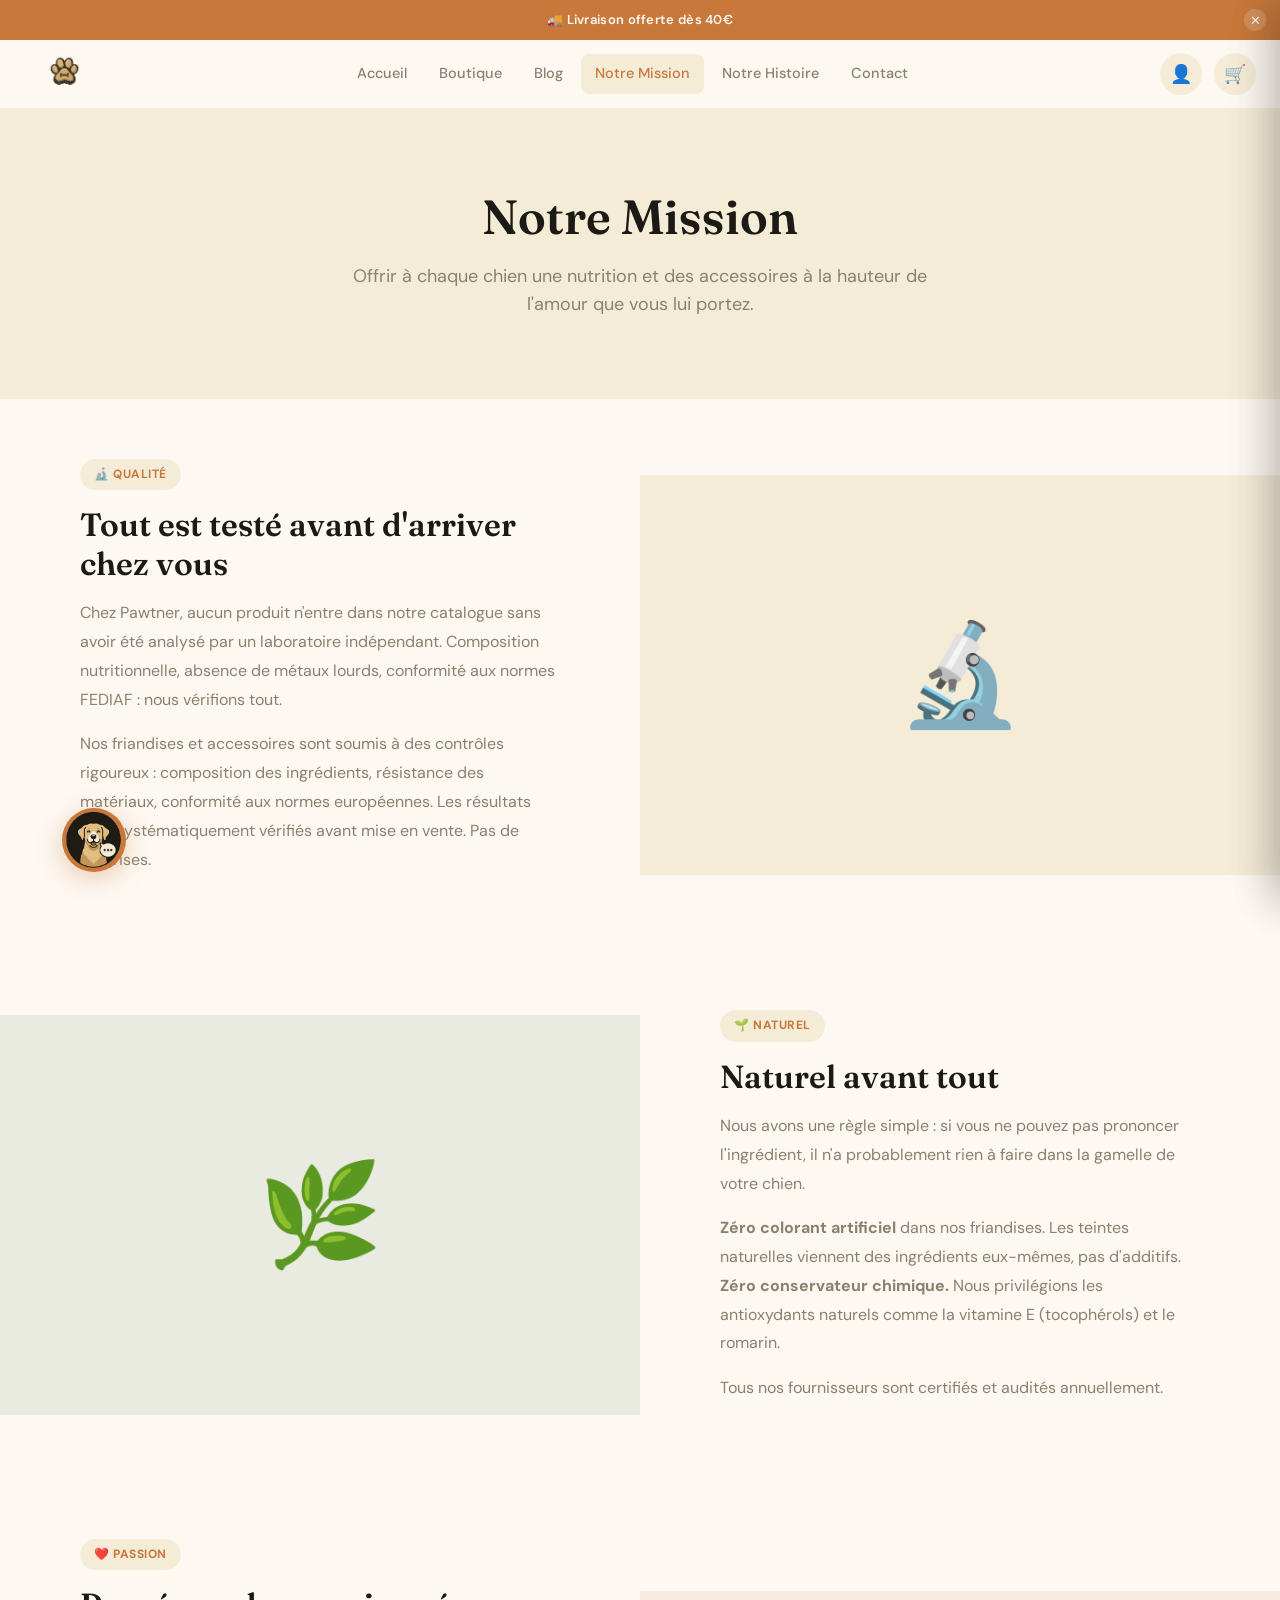
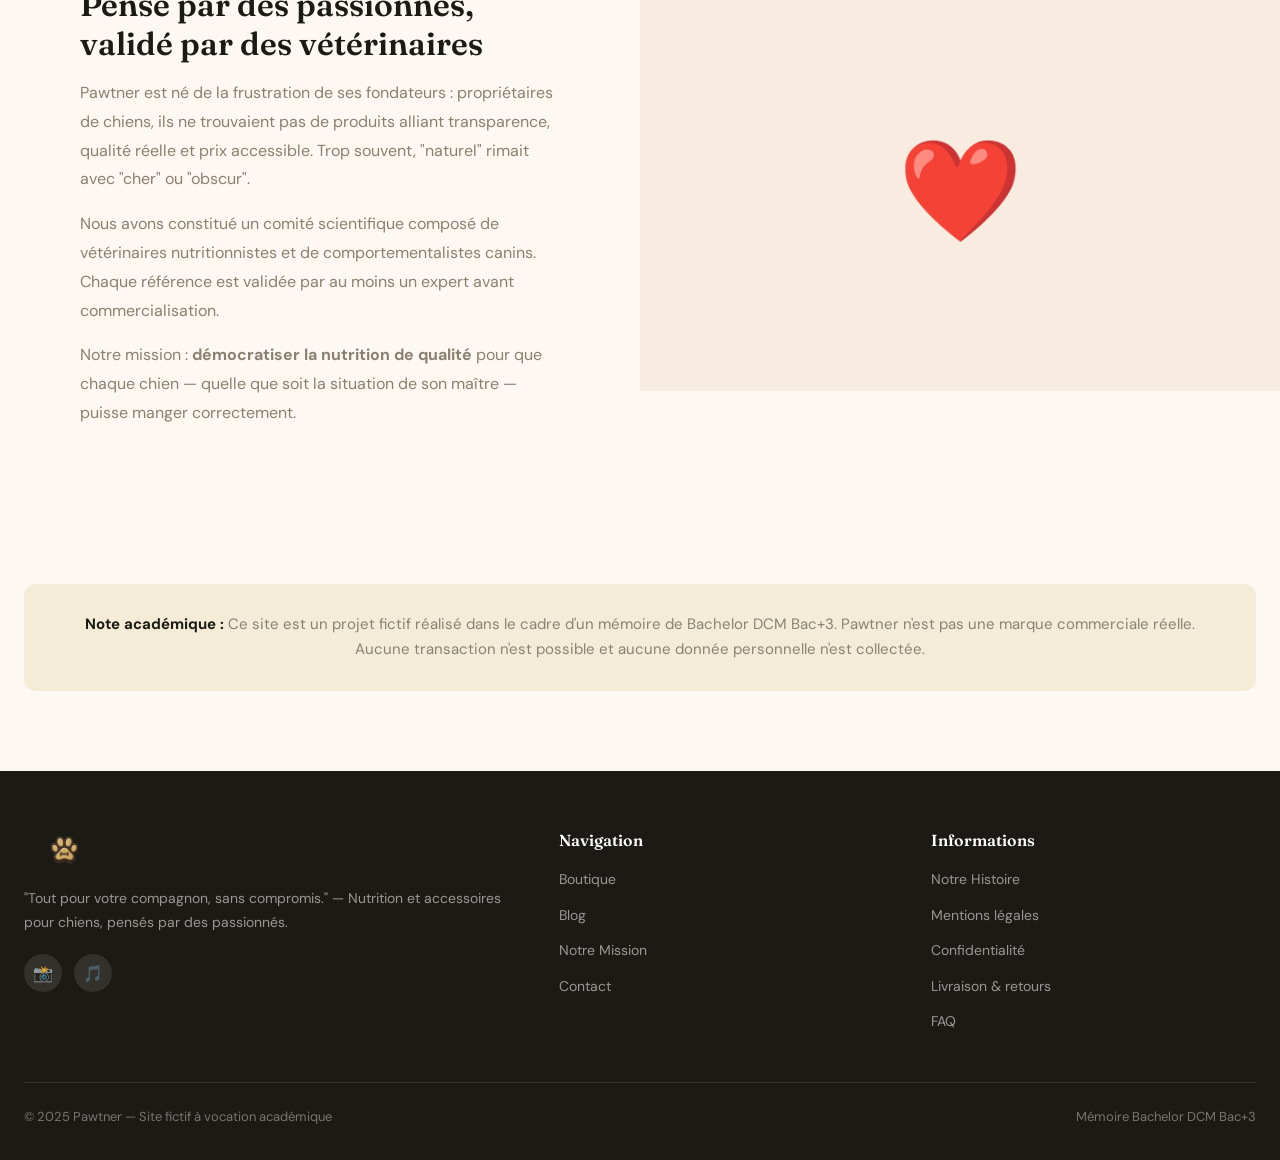
<file: mission.html>
﻿<!DOCTYPE html>
<html lang="fr">
<head>
  <meta charset="UTF-8" />
  <meta name="viewport" content="width=device-width, initial-scale=1.0" />
  <title>Notre Mission — Pawtner</title>
  <meta name="description" content="Pawtner : une marque créée par des passionnés, validée par des vétérinaires. Découvrez nos engagements qualité et naturel." />
  <link rel="stylesheet" href="style.css" />
</head>
<body>
<!-- ══ BARRE ANNONCE ══ -->
<div id="announce-bar">
  <div class="ab-messages" id="ab-messages">
    <div class="ab-msg active">🚚 Livraison offerte dès 40€</div>
    <div class="ab-msg">🦴 Friandises 100% naturelles</div>
    <div class="ab-msg">🎁 Code WELCOME15 sur votre première commande</div>
    <div class="ab-msg">⏱ Offre valable encore <span id="ab-timer">23:59:00</span></div>
  </div>
  <button class="ab-close" onclick="closeAnnounce()" aria-label="Fermer">✕</button>
</div>
<script>
(function(){
  if(localStorage.getItem("ab_closed")==="1"){return;}
  document.body.classList.add("has-announce");

  /* ── countdown ── */
  var TOTAL = 3*3600;
  var key   = "ab_timer_end";
  var end   = parseInt(localStorage.getItem(key)||"0",10);
  if(!end || end <= Date.now()/1000){
    end = Math.floor(Date.now()/1000) + TOTAL;
    localStorage.setItem(key, end);
  }
  function fmtTimer(){
    var rem = Math.max(0, end - Math.floor(Date.now()/1000));
    if(rem===0){ end = Math.floor(Date.now()/1000)+TOTAL; localStorage.setItem(key,end); rem=TOTAL; }
    var h=Math.floor(rem/3600), m=Math.floor((rem%3600)/60), s=rem%60;
    return (h<10?"0":"")+h+":"+(m<10?"0":"")+m+":"+(s<10?"0":"")+s;
  }
  var timerEl = document.getElementById("ab-timer");
  if(timerEl) timerEl.textContent = fmtTimer();
  setInterval(function(){ if(timerEl) timerEl.textContent = fmtTimer(); }, 1000);

  /* ── rotation ── */
  var msgs=document.querySelectorAll(".ab-msg"),cur=0,rotTimer;
  function next(){
    msgs[cur].classList.remove("active");
    msgs[cur].classList.add("exit");
    var prev=cur;
    setTimeout(function(){msgs[prev].classList.remove("exit");},400);
    cur=(cur+1)%msgs.length;
    msgs[cur].classList.add("active");
  }
  rotTimer=setInterval(next,3000);

  window.closeAnnounce=function(){
    clearInterval(rotTimer);
    var bar=document.getElementById("announce-bar");
    bar.classList.add("hidden");
    document.body.classList.remove("has-announce");
    localStorage.setItem("ab_closed","1");
  };
})();
</script>

<!-- ══ HEADER ══ -->
<header id="header">
  <div class="header-inner">
    <a class="logo" href="index.html">
      <img src="Images/Logo.png" alt="Pawtner">
    </a>
    <nav class="main-nav">
      <a class="nav-link" href="index.html">Accueil</a>
      <a class="nav-link" href="boutique.html">Boutique</a>
      <a class="nav-link" href="blog.html">Blog</a>
      <a class="nav-link active" href="mission.html">Notre Mission</a>
      <a class="nav-link" href="histoire.html">Notre Histoire</a>
      <a class="nav-link" href="contact.html">Contact</a>
    </nav>
    <div class="header-actions">
      <button class="account-btn" onclick="openAccount()" aria-label="Espace client"><span class="account-icon">👤</span><span class="account-badge hidden"></span></button>
      <button class="cart-btn" onclick="toggleCart()" aria-label="Panier">
        <span class="cart-icon">🛒</span>
        <span class="cart-count hidden" id="cartCount">0</span>
      </button>
      <button class="burger-btn" id="burgerBtn" onclick="toggleMobileNav()" aria-label="Menu">
        <span></span><span></span><span></span>
      </button>
    </div>
  </div>
</header>

<nav class="mobile-nav" id="mobileNav">
  <a class="nav-link" href="index.html">Accueil</a>
  <a class="nav-link" href="boutique.html">Boutique</a>
  <a class="nav-link" href="blog.html">Blog</a>
  <a class="nav-link" href="mission.html">Notre Mission</a>
  <a class="nav-link" href="histoire.html">Notre Histoire</a>
  <a class="nav-link" href="contact.html">Contact</a>
</nav>

<main>

  <div class="mission-hero">
    <div class="container">
      <h1>Notre Mission</h1>
      <p>Offrir à chaque chien une nutrition et des accessoires à la hauteur de l'amour que vous lui portez.</p>
    </div>
  </div>

  <div class="mission-sections">

    <!-- Bloc 1 : Tout est testé -->
    <div class="mission-block">
      <div class="mission-text">
        <div class="mission-tag">🔬 Qualité</div>
        <h2>Tout est testé avant d'arriver chez vous</h2>
        <p>Chez Pawtner, aucun produit n'entre dans notre catalogue sans avoir été analysé par un laboratoire indépendant. Composition nutritionnelle, absence de métaux lourds, conformité aux normes FEDIAF : nous vérifions tout.</p>
        <p>Nos friandises et accessoires sont soumis à des contrôles rigoureux : composition des ingrédients, résistance des matériaux, conformité aux normes européennes. Les résultats sont systématiquement vérifiés avant mise en vente. Pas de surprises.</p>
      </div>
      <div class="mission-visual bg-warm">🔬</div>
    </div>

    <!-- Bloc 2 : Naturel avant tout -->
    <div class="mission-block">
      <div class="mission-visual bg-sage">🌿</div>
      <div class="mission-text">
        <div class="mission-tag">🌱 Naturel</div>
        <h2>Naturel avant tout</h2>
        <p>Nous avons une règle simple : si vous ne pouvez pas prononcer l'ingrédient, il n'a probablement rien à faire dans la gamelle de votre chien.</p>
        <p><strong>Zéro colorant artificiel</strong> dans nos friandises. Les teintes naturelles viennent des ingrédients eux-mêmes, pas d'additifs. <strong>Zéro conservateur chimique.</strong> Nous privilégions les antioxydants naturels comme la vitamine E (tocophérols) et le romarin.</p>
        <p>Tous nos fournisseurs sont certifiés et audités annuellement.</p>
      </div>
    </div>

    <!-- Bloc 3 : Pensé par des passionnés -->
    <div class="mission-block">
      <div class="mission-text">
        <div class="mission-tag">❤️ Passion</div>
        <h2>Pensé par des passionnés, validé par des vétérinaires</h2>
        <p>Pawtner est né de la frustration de ses fondateurs : propriétaires de chiens, ils ne trouvaient pas de produits alliant transparence, qualité réelle et prix accessible. Trop souvent, "naturel" rimait avec "cher" ou "obscur".</p>
        <p>Nous avons constitué un comité scientifique composé de vétérinaires nutritionnistes et de comportementalistes canins. Chaque référence est validée par au moins un expert avant commercialisation.</p>
        <p>Notre mission : <strong>démocratiser la nutrition de qualité</strong> pour que chaque chien — quelle que soit la situation de son maître — puisse manger correctement.</p>
      </div>
      <div class="mission-visual bg-terra">❤️</div>
    </div>

  </div>

  <section class="section">
    <div class="container">
      <div class="mission-disclaimer">
        <strong>Note académique :</strong> Ce site est un projet fictif réalisé dans le cadre d'un mémoire de Bachelor DCM Bac+3. Pawtner n'est pas une marque commerciale réelle. Aucune transaction n'est possible et aucune donnée personnelle n'est collectée.
      </div>
    </div>
  </section>

</main>

<!-- ══ PANIER ══ -->
<div class="cart-overlay" id="cartOverlay" onclick="toggleCart()"></div>
<div class="cart-panel" id="cartPanel">
  <div class="cart-header">
    <h3>🛒 Mon panier</h3>
    <button class="cart-close" onclick="toggleCart()">✕</button>
  </div>
  <div class="cart-items" id="cartItems"></div>
  <div id="cart-free-ship"></div>
  <div class="cart-footer" id="cartFooter" style="display:none;">
    <div class="cart-summary">
      <div class="cart-row"><span>Sous-total</span><span id="cartSubtotal">0,00 €</span></div>
      <div class="cart-row"><span>Livraison</span><span id="cartShipping">3,99 €</span></div>
      <div class="cart-row total"><span>Total</span><span id="cartTotal">0,00 €</span></div>
    </div>
    <button class="btn btn-primary cart-checkout" onclick="openCheckout()">Passer commande →</button>
  </div>
</div>

<div class="modal-overlay" id="checkoutModal">
  <div class="modal">
    <div class="modal-header">
      <h3>Finaliser ma commande</h3>
      <button class="modal-close" onclick="closeCheckout()">✕</button>
    </div>
    <div class="modal-body" id="checkoutBody">
      <form onsubmit="confirmOrder(event)">
        <h4 style="font-family:'Fraunces',serif;font-size:16px;margin-bottom:16px;color:var(--muted);">Informations de livraison</h4>
        <div class="form-row">
          <div class="form-group"><label class="form-label">Prénom</label><input class="form-input" type="text" placeholder="Jean" required /></div>
          <div class="form-group"><label class="form-label">Nom</label><input class="form-input" type="text" placeholder="Dupont" required /></div>
        </div>
        <div class="form-group"><label class="form-label">Adresse</label><input class="form-input" type="text" placeholder="12 rue de la Paix" required /></div>
        <div class="form-row">
          <div class="form-group"><label class="form-label">Code postal</label><input class="form-input" type="text" placeholder="75001" required /></div>
          <div class="form-group"><label class="form-label">Ville</label><input class="form-input" type="text" placeholder="Paris" required /></div>
        </div>
        <h4 style="font-family:'Fraunces',serif;font-size:16px;margin:20px 0 16px;color:var(--muted);">Paiement (simulation)</h4>
        <div class="card-preview">
          <div class="card-chip">💳</div>
          <div class="card-number">•••• •••• •••• ••••</div>
          <div class="card-meta"><span>TITULAIRE</span><span>MM/AA</span></div>
        </div>
        <div class="form-group"><label class="form-label">Numéro de carte</label><input class="form-input" type="text" placeholder="1234 5678 9012 3456" maxlength="19" oninput="formatCard(this)" required /></div>
        <div class="form-row">
          <div class="form-group"><label class="form-label">Date d'expiration</label><input class="form-input" type="text" placeholder="MM/AA" maxlength="5" required /></div>
          <div class="form-group"><label class="form-label">CVV</label><input class="form-input" type="text" placeholder="•••" maxlength="3" required /></div>
        </div>
        <div style="background:rgba(122,158,126,.12);border-radius:8px;padding:12px 14px;font-size:13px;color:#3a4a3c;margin-bottom:20px;">
          🔒 Paiement 100% fictif — aucune donnée bancaire n'est collectée ou transmise.
        </div>
        <div class="payment-logos">
          <!-- Visa -->
          <div class="pay-logo">
            <svg width="38" height="14" viewBox="0 0 38 14" fill="none" xmlns="http://www.w3.org/2000/svg">
              <path d="M14.5 1L11.2 13H8.2L11.5 1H14.5Z" fill="#1A1F71"/>
              <path d="M26.3 1.3C25.6 1 24.5.8 23.1.8c-3.3 0-5.6 1.7-5.6 4.2 0 1.8 1.7 2.8 3 3.4 1.3.6 1.7 1 1.7 1.5 0 .8-1 1.2-2 1.2-1.3 0-2-.2-3.1-.7l-.4-.2-.5 2.8c.9.4 2.4.7 4 .7 3.5 0 5.8-1.7 5.8-4.3 0-1.4-.9-2.5-2.9-3.4-1.2-.6-2-1-2-1.6 0-.5.6-1.1 2-1.1 1.1 0 1.9.2 2.5.5l.3.1.5-2.7Z" fill="#1A1F71"/>
              <path d="M30.1 1h-2.6c-.8 0-1.4.2-1.7 1L21 13h3.5l.7-1.9h4.3l.4 1.9H33L30.1 1Zm-4.1 7.6 1.3-3.6.4-1.1.2 1 .7 3.7h-2.6Z" fill="#1A1F71"/>
              <path d="M7.2 1L4 9.3 3.7 7.8C3.1 5.9 1.4 3.8.1 2.7L3 13h3.5L10.7 1H7.2Z" fill="#1A1F71"/>
              <path d="M2.1 1H.1L0 1.6c1.6.4 3.2 1.4 3.7 2.2L2.1 1Z" fill="#F9A533"/>
            </svg>
          </div>
          <!-- Mastercard -->
          <div class="pay-logo">
            <svg width="34" height="22" viewBox="0 0 34 22" fill="none" xmlns="http://www.w3.org/2000/svg">
              <rect width="34" height="22" rx="3" fill="white"/>
              <circle cx="13" cy="11" r="7" fill="#EB001B"/>
              <circle cx="21" cy="11" r="7" fill="#F79E1B"/>
              <path d="M17 5.8A7 7 0 0 1 20.5 11 7 7 0 0 1 17 16.2 7 7 0 0 1 13.5 11 7 7 0 0 1 17 5.8Z" fill="#FF5F00"/>
            </svg>
          </div>
          <!-- PayPal -->
          <div class="pay-logo">
            <svg width="52" height="14" viewBox="0 0 52 14" fill="none" xmlns="http://www.w3.org/2000/svg">
              <path d="M6.5 1H2L.5 10h2.2l.4-2.5h1.7c2.5 0 4-1.3 4-3.5C8.8 2.1 7.9 1 6.5 1ZM6.1 5.8H4.7l.4-2.5H6.5c.8 0 1.2.4 1.2 1.1 0 .8-.6 1.4-1.6 1.4Z" fill="#003087"/>
              <path d="M13.5 4.5c-1.8 0-3.2 1.4-3.2 3.2 0 1.3.9 2.2 2.2 2.2.7 0 1.3-.3 1.7-.8l-.1.7h2l1-5.2h-2l-.1.4c-.4-.4-1-.5-1.5-.5Zm.3 1.8c.7 0 1.2.5 1.2 1.2 0 .8-.6 1.4-1.4 1.4-.7 0-1.2-.5-1.2-1.2 0-.8.6-1.4 1.4-1.4Z" fill="#003087"/>
              <path d="M20 4.6h-2.2l-1.5 5.3h2.1l.8-3c.2-.8.7-1.2 1.4-1.2h.3l.4-2.1h-.3c-.5 0-.8.2-1 1Z" fill="#003087"/>
              <path d="M24.5 4.5c-1.8 0-3.2 1.4-3.2 3.2 0 1.3.9 2.2 2.2 2.2.7 0 1.3-.3 1.7-.8l-.1.7h2l1-5.2h-2l-.1.4c-.4-.4-1-.5-1.5-.5Zm.3 1.8c.7 0 1.2.5 1.2 1.2 0 .8-.6 1.4-1.4 1.4-.7 0-1.2-.5-1.2-1.2 0-.8.6-1.4 1.4-1.4Z" fill="#009CDE"/>
              <path d="M33.5 1H29l-1.5 9h2.2l.4-2.5H32c2.5 0 4-1.3 4-3.5-.1-1.9-1-3-2.5-3Zm-.4 4.8H31.7l.4-2.5h1.4c.8 0 1.2.4 1.2 1.1 0 .8-.6 1.4-1.6 1.4Z" fill="#009CDE"/>
            </svg>
          </div>
          <!-- American Express -->
          <div class="pay-logo">
            <svg width="40" height="14" viewBox="0 0 40 14" fill="none" xmlns="http://www.w3.org/2000/svg">
              <rect width="40" height="14" rx="2" fill="#2E77BC"/>
              <path d="M4 10V4h5.5l1 2 1-2H17v6h-1.5V5.5l-1.5 3h-1l-1.5-3V10H4Zm2-4.5V8.5h1V5.5h.5L9 8h.5L11 5.5h.5V8.5H13V5.5H4Z" fill="white"/>
              <path d="M18 10V4h6v1.5h-4V6.5h4V8h-4v.5h4V10h-6Z" fill="white"/>
              <path d="M25 10V4h2l3 4V4h1.5v6H30l-3.5-4.5V10H25Z" fill="white"/>
            </svg>
          </div>
          <!-- Stripe -->
          <div class="pay-logo">
            <svg width="36" height="16" viewBox="0 0 36 16" fill="none" xmlns="http://www.w3.org/2000/svg">
              <path d="M4 6.2C4 5.5 4.6 5.2 5.5 5.2c1.3 0 2.9.4 4.2 1.1V3.1C8.4 2.4 7.1 2 5.5 2 2.4 2 .5 3.6.5 6.4c0 4.3 5.9 3.6 5.9 5.4 0 .8-.7 1.1-1.7 1.1-1.4 0-3.3-.6-4.7-1.4v3.3C1.4 15.6 3 16 4.7 16c3.2 0 5.3-1.5 5.3-4.4C10 7.2 4 8 4 6.2Z" fill="#6772E5"/>
              <path d="M36 8.5c0-3.5-1.7-6.5-5-6.5-3.4 0-5.4 3-5.4 6.5 0 4.3 2.4 6.5 5.9 6.5 1.7 0 3-.4 3.9-1v-2.7c-.9.5-2 .8-3.3.8-1.3 0-2.5-.5-2.6-2.1H36c0-.2.1-.9.1-1.5Zm-7.5-1.3c0-1.5.9-2.1 1.8-2.1.8 0 1.7.6 1.7 2.1h-3.5Z" fill="#6772E5"/>
              <path d="M15 3h2v12h-2zM12.5 3H10l-2.5 12h2.5l.5-2.5h2.5l.5 2.5H16L13.5 3Zm-2 7.5 1-5 1 5h-2Z" fill="#6772E5"/>
            </svg>
          </div>
          <!-- SSL -->
          <div class="pay-logo" style="gap:4px;">
            <svg width="12" height="14" viewBox="0 0 12 14" fill="none" xmlns="http://www.w3.org/2000/svg">
              <path d="M6 0L0 2.5V7c0 3.3 2.6 6 6 6.5C9.4 13 12 10.3 12 7V2.5L6 0Z" fill="#3a7a3a"/>
              <path d="M5 7.5L3.5 6 2.5 7l2.5 2.5 5-5-1-1L5 7.5Z" fill="white"/>
            </svg>
            <span style="font-size:10px;font-weight:700;color:#3a7a3a;letter-spacing:.03em;">SSL</span>
          </div>
        </div>
        <button type="submit" class="btn btn-primary" style="width:100%;justify-content:center;padding:15px;">Confirmer la commande →</button>
      </form>
    </div>
  </div>
</div>

<div class="toast-container" id="toastContainer"></div>
<button class="back-top" id="backTop" onclick="window.scrollTo({top:0,behavior:'smooth'})" aria-label="Retour en haut">↑</button>

<!-- ══ FOOTER ══ -->
<footer>
  <div class="footer-inner">
    <div class="footer-grid">
      <div class="footer-brand">
        <a class="logo" href="index.html">
          <img src="Images/Logo.png" alt="Pawtner">
        </a>
        <p>"Tout pour votre compagnon, sans compromis." — Nutrition et accessoires pour chiens, pensés par des passionnés.</p>
        <div class="footer-socials">
          <div class="social-btn" title="Instagram (fictif)">📸</div>
          <div class="social-btn" title="TikTok (fictif)">🎵</div>
        </div>
      </div>
      <div class="footer-col">
        <h4>Navigation</h4>
        <ul>
          <li><a href="boutique.html">Boutique</a></li>
          <li><a href="blog.html">Blog</a></li>
          <li><a href="mission.html">Notre Mission</a></li>
          <li><a href="contact.html">Contact</a></li>
        </ul>
      </div>
      <div class="footer-col">
        <h4>Informations</h4>
        <ul>
          <li><a href="histoire.html">Notre Histoire</a></li>
          <li><a href="legal.html">Mentions légales</a></li>
          <li><a href="legal.html">Confidentialité</a></li>
          <li><a href="contact.html">Livraison &amp; retours</a></li>
          <li><a href="contact.html">FAQ</a></li>
        </ul>
      </div>
    </div>
    <div class="footer-bottom">
      <span>© 2025 Pawtner — Site fictif à vocation académique</span>
      <span>Mémoire Bachelor DCM Bac+3</span>
    </div>
  </div>
</footer>

<script src="app.js"></script>
<script>
  document.addEventListener('DOMContentLoaded', () => { updateCartUI(); });
</script>
<!-- Chatbot Pawtner -->
<div id="pw-launcher" onclick="pwOpen()">
  <div id="pw-hint">Une question ? 🐾</div>
  <div id="pw-btn">
    <img src="Images/logochatbot.png" alt="Pawtner">
  </div>
</div>
<div id="pw-chat">
  <div id="pw-head">
    <div id="pw-head-avatar">
      <img src="Images/logochatbot.png" alt="Pawtner">
    </div>
    <div id="pw-head-info">
      <div id="pw-head-name">Pawtner</div>
      <div id="pw-head-status"><span class="pw-dot"></span>Répond instantanément</div>
    </div>
    <button id="pw-x" onclick="pwClose()">×</button>
  </div>
  <div id="pw-msgs">
    <div class="pw-m bot">Bonjour ! Je suis là pour répondre à toutes vos questions sur vos commandes, nos produits et notre marque 🐾</div>
  </div>
  <div id="pw-chips">
    <button class="pw-chip" onclick="pwChip(this)">Où est ma commande ?</button>
    <button class="pw-chip" onclick="pwChip(this)">Faire un retour</button>
    <button class="pw-chip" onclick="pwChip(this)">Être remboursé</button>
    <button class="pw-chip" onclick="pwChip(this)">Provenance des produits</button>
    <button class="pw-chip" onclick="pwChip(this)">Fiabilité de Pawtner</button>
    <button class="pw-chip" onclick="pwChip(this)">Délai de livraison</button>
  </div>
  <div id="pw-bar">
    <input id="pw-inp" placeholder="Votre question..." autocomplete="off"
      onkeydown="if(event.key==='Enter' && !event.shiftKey){event.preventDefault();pwSend()}" />
    <button id="pw-go" onclick="pwSend()">
      <svg width="16" height="16" viewBox="0 0 16 16" fill="none">
        <path d="M14.5 8L1.5 1.5l2.8 6.5-2.8 6.5L14.5 8z" fill="#FDF8F2"/>
      </svg>
    </button>
  </div>
  <div id="pw-foot">Pawtner · Toujours là pour votre chien</div>
</div>
<!-- ══ ESPACE CLIENT ══ -->
<div id="account-overlay" onclick="closeAccount()"></div>
<div id="account-panel">
  <div class="ac-head">
    <div>
      <div class="ac-head-title">Mon espace Pawtner</div>
      <div class="ac-head-sub">Fidélité · Commandes · Offres personnalisées</div>
    </div>
    <button class="ac-close" onclick="closeAccount()">×</button>
  </div>
  <div id="ac-auth" style="display:flex;flex-direction:column;overflow-y:auto;padding:32px 28px;">
    <div class="ac-auth-hero">
      <div class="ac-auth-icon">🐾</div>
      <div class="ac-auth-title">Rejoignez la famille Pawtner</div>
      <div class="ac-auth-sub">Créez votre compte gratuit et profitez d'avantages exclusifs pour vous et votre chien.</div>
    </div>
    <div class="ac-perks">
      <div class="ac-perk"><div class="ac-perk-icon">⭐</div><div><div class="ac-perk-label">Points fidélité</div><div class="ac-perk-desc">1 pt par euro dépensé</div></div></div>
      <div class="ac-perk"><div class="ac-perk-icon">📦</div><div><div class="ac-perk-label">Suivi commandes</div><div class="ac-perk-desc">Historique complet</div></div></div>
      <div class="ac-perk"><div class="ac-perk-icon">🧾</div><div><div class="ac-perk-label">Factures</div><div class="ac-perk-desc">Téléchargeables</div></div></div>
      <div class="ac-perk"><div class="ac-perk-icon">🎁</div><div><div class="ac-perk-label">Offres perso.</div><div class="ac-perk-desc">Selon vos achats</div></div></div>
    </div>
    <div class="ac-tabs">
      <button class="ac-tab active" id="ac-tab-login"    onclick="renderAuth('login')">Se connecter</button>
      <button class="ac-tab"        id="ac-tab-register" onclick="renderAuth('register')">Créer un compte</button>
    </div>
    <div id="ac-error" class="ac-error"></div>
    <div id="ac-form" class="ac-form">
      <div class="ac-field"><label>Adresse e-mail</label><input type="email" id="ac-email" placeholder="votre@email.fr" autocomplete="email" /></div>
      <div class="ac-field"><label>Mot de passe</label><input type="password" id="ac-password" placeholder="••••••••" autocomplete="current-password" /></div>
      <button class="ac-submit" onclick="acLogin()">Se connecter →</button>
    </div>
    <div class="ac-divider">ou</div>
    <button class="ac-guest" onclick="closeAccount()">Continuer sans compte</button>
  </div>
  <div id="ac-logged" style="display:none;flex-direction:column;overflow:hidden;flex:1;">
    <div class="ac-profile-bar">
      <div class="ac-avatar" id="ac-avatar">?</div>
      <div>
        <div class="ac-profile-name" id="ac-name"></div>
        <div class="ac-profile-email" id="ac-email-display"></div>
      </div>
    </div>
    <div class="ac-points-bar">
      <div class="ac-points-row">
        <div><div class="ac-points-label">Mes points</div><div class="ac-points-val" id="ac-pts-val">0 pts</div></div>
        <div style="text-align:right;"><div class="ac-points-label">Niveau</div><div style="font-size:14px;font-weight:700;color:var(--dark);" id="ac-pts-tier"></div></div>
      </div>
      <div class="ac-progress"><div class="ac-progress-fill" id="ac-pts-fill" style="width:0%"></div></div>
      <div class="ac-next-reward" id="ac-pts-next"></div>
    </div>
    <nav class="ac-nav">
      <button class="ac-nav-btn active" data-tab="loyalty"  onclick="switchTab('loyalty')"><span class="ac-nav-icon">⭐</span>Fidélité</button>
      <button class="ac-nav-btn"        data-tab="orders"   onclick="switchTab('orders')"><span class="ac-nav-icon">📦</span>Commandes</button>
      <button class="ac-nav-btn"        data-tab="offers"   onclick="switchTab('offers')"><span class="ac-nav-icon">🎁</span>Offres</button>
      <button class="ac-nav-btn"        data-tab="profile"  onclick="switchTab('profile')"><span class="ac-nav-icon">👤</span>Profil</button>
      <button class="ac-nav-btn"        data-tab="referral" onclick="switchTab('referral')"><span class="ac-nav-icon">🤝</span>Parrainage</button>
    </nav>
    <div class="ac-content" id="ac-content"></div>
  </div>
</div>
<div id="invoice-modal">
  <div class="invoice-box">
    <button class="invoice-close" onclick="closeInvoice()">×</button>
    <div class="invoice-header">
      <div class="invoice-logo">🐾 Pawtner</div>
      <div class="invoice-num">Facture <span id="inv-num"></span> · <span id="inv-date"></span></div>
      <div style="font-size:12px;color:var(--muted);margin-top:6px;">Client : <span id="inv-client"></span> · <span id="inv-email"></span></div>
    </div>
    <div id="inv-items"></div>
    <div class="invoice-row"><span>Sous-total</span><span id="inv-subtotal"></span></div>
    <div class="invoice-row"><span>Livraison</span><span id="inv-shipping"></span></div>
    <div class="invoice-row total"><span>Total TTC</span><span id="inv-total"></span></div>
    <div class="invoice-footer">Pawtner · Site fictif à vocation académique · support@pawtner.fr</div>
    <button class="invoice-print" onclick="window.print()">🖨️ Imprimer / Télécharger</button>
  </div>
</div>
<script src="account.js"></script>
<!-- ══ EXIT INTENT POPUP ══ -->
<div id="exit-overlay">
  <div id="exit-box">
    <div class="exit-top">
      <button class="exit-close-x" onclick="exitClose()" aria-label="Fermer">✕</button>
      <div class="exit-dog">🐾</div>
      <div class="exit-eyebrow">Offre exclusive — partez pas !</div>
      <div class="exit-title">Attendez !<br><em>Voici −5% supplémentaires</em></div>
    </div>
    <div class="exit-body">
      <p class="exit-sub">On vous offre un code de réduction supplémentaire, juste parce que vous méritez le meilleur pour votre chien.</p>
      <div class="exit-code-wrap">
        <div class="exit-code-label">Votre code</div>
        <div class="exit-code">EXTRA5</div>
      </div>
      <button class="exit-btn-main" onclick="exitClaim()">J'en profite — copier le code</button>
      <div class="exit-copied-msg" id="exit-copied"></div>
      <button class="exit-btn-skip" onclick="exitClose()">Non merci, je préfère payer plus cher</button>
    </div>
  </div>
</div>
<script>
(function(){
  (function(){
  if(sessionStorage.getItem('exit_shown')) return;
  var triggered = false;

  function showExitPopup(){
    if(triggered) return;
    triggered = true;
    sessionStorage.setItem('exit_shown','1');
    document.getElementById('exit-overlay').classList.add('open');
    document.body.style.overflow = 'hidden';
  }

  /* Desktop : curseur quitte vers le haut */
  document.addEventListener('mouseleave', function(e){
    if(e.clientY <= 10) showExitPopup();
  });

  /* Mobile : scroll rapide vers le haut */
  var lastY = 0, lastTime = Date.now();
  window.addEventListener('scroll', function(){
    var y   = window.scrollY;
    var now = Date.now();
    var dy  = lastY - y;
    var dt  = now - lastTime;
    if(dy > 60 && dt < 300 && lastY > 200) showExitPopup();
    lastY    = y;
    lastTime = now;
  }, { passive: true });

  /* Mobile : 30s apres scroll */
  setTimeout(function(){
    if(!triggered && window.scrollY > 100) showExitPopup();
  }, 30000);

  window.exitClose = function(){
    document.getElementById('exit-overlay').classList.remove('open');
    document.body.style.overflow = '';
  };
  window.exitClaim = function(){
    navigator.clipboard.writeText('EXTRA5').catch(function(){});
    var msg = document.getElementById('exit-copied');
    msg.textContent = '✓ Code EXTRA5 copié dans le presse-papier !';
    var btn = document.querySelector('.exit-btn-main');
    btn.textContent = '✓ Code copié !';
    btn.style.background = '#3a7a3a';
    setTimeout(function(){ exitClose(); }, 1800);
  };
})()
</script>
<script src="chatbot.js"></script>
</body>
</html>
</file>
<file: style.css>
@import url('https://fonts.googleapis.com/css2?family=Fraunces:ital,opsz,wght@0,9..144,300;0,9..144,400;0,9..144,600;0,9..144,700;1,9..144,400&family=DM+Sans:wght@300;400;500;600&display=swap');

/* ── RESET & BASE ── */
*, *::before, *::after { box-sizing: border-box; margin: 0; padding: 0; }

:root {
  --cream:     #FDF8F2;
  --warm:      #F5ECD8;
  --terracotta:#C8783A;
  --sage:      #7A9E7E;
  --dark:      #1C1A14;
  --muted:     #8A8070;
  --white:     #ffffff;
  --shadow:    0 2px 12px rgba(28,26,20,.08);
  --shadow-lg: 0 8px 32px rgba(28,26,20,.14);
  --radius:    12px;
  --radius-sm: 8px;
  --transition: .22s cubic-bezier(.4,0,.2,1);
}

html { scroll-behavior: smooth; }

body {
  font-family: 'DM Sans', sans-serif;
  background: var(--cream);
  color: var(--dark);
  line-height: 1.6;
  overflow-x: hidden;
}

a { color: inherit; text-decoration: none; }
img { display: block; max-width: 100%; }
button { cursor: pointer; border: none; background: none; font-family: inherit; }
ul { list-style: none; }

h1,h2,h3,h4 {
  font-family: 'Fraunces', serif;
  font-weight: 600;
  line-height: 1.2;
}

/* ── PAGE TRANSITIONS ── */
.page { display: none; opacity: 0; transition: opacity .35s ease; }
.page.active { display: block; opacity: 1; }
.page.fade-in { animation: fadeIn .35s ease forwards; }

@keyframes fadeIn {
  from { opacity: 0; transform: translateY(10px); }
  to   { opacity: 1; transform: translateY(0); }
}

/* ── BARRE D'ANNONCE ── */
#announce-bar {
  position: fixed;
  top: 0; left: 0; right: 0;
  height: 40px;
  background: var(--terracotta);
  color: var(--cream);
  display: flex;
  align-items: center;
  justify-content: center;
  z-index: 1001;
  overflow: hidden;
  transition: height .3s ease, opacity .3s ease;
}
#announce-bar.hidden {
  height: 0;
  opacity: 0;
  pointer-events: none;
}
.ab-messages {
  position: relative;
  height: 20px;
  flex: 1;
  text-align: center;
  overflow: hidden;
}
.ab-msg {
  position: absolute;
  inset: 0;
  display: flex;
  align-items: center;
  justify-content: center;
  font-family: 'DM Sans', sans-serif;
  font-size: 13px;
  font-weight: 600;
  letter-spacing: .3px;
  color: var(--cream);
  opacity: 0;
  transform: translateY(10px);
  transition: opacity .4s ease, transform .4s ease;
  white-space: nowrap;
}
.ab-msg.active {
  opacity: 1;
  transform: translateY(0);
}
.ab-msg.exit {
  opacity: 0;
  transform: translateY(-10px);
}
.ab-close {
  position: absolute;
  right: 14px;
  top: 50%;
  transform: translateY(-50%);
  background: rgba(255,255,255,.18);
  border: none;
  color: var(--cream);
  width: 22px; height: 22px;
  border-radius: 50%;
  font-size: 13px;
  cursor: pointer;
  display: flex; align-items: center; justify-content: center;
  line-height: 1;
  transition: background .15s;
  flex-shrink: 0;
}
.ab-close:hover { background: rgba(255,255,255,.32); }

/* Header et main décalés quand la barre est visible */
body.has-announce #header    { top: 40px; }
body.has-announce main       { padding-top: calc(68px + 40px); }
body.has-announce .mobile-nav { top: calc(68px + 40px); }

/* ── HEADER ── */
#header {
  position: fixed;
  top: 0; left: 0; right: 0;
  z-index: 1000;
  background: var(--cream);
  border-bottom: 1px solid var(--warm);
  transition: top .3s ease, box-shadow var(--transition);
}
#header.scrolled { box-shadow: var(--shadow); }

.header-inner {
  max-width: 1280px;
  margin: 0 auto;
  padding: 0 24px;
  height: 68px;
  display: flex;
  align-items: center;
  justify-content: space-between;
  gap: 24px;
}

/* Logo */
.logo {
  display: flex;
  align-items: center;
  cursor: pointer;
  flex-shrink: 0;
}
.logo img {
  height: 44px;
  width: auto;
  display: block;
}
.footer-brand .logo img { filter: none; }

/* Nav */
nav.main-nav { display: flex; align-items: center; gap: 4px; }
.nav-link {
  font-size: 14.5px;
  font-weight: 500;
  color: var(--muted);
  padding: 8px 14px;
  border-radius: var(--radius-sm);
  transition: color var(--transition), background var(--transition);
}
.nav-link:hover, .nav-link.active {
  color: var(--dark);
  background: var(--warm);
}
.nav-link.active { color: var(--terracotta); }

/* Header actions */
.header-actions { display: flex; align-items: center; gap: 12px; }

.cart-btn {
  position: relative;
  width: 42px; height: 42px;
  border-radius: 50%;
  background: var(--warm);
  display: flex; align-items: center; justify-content: center;
  font-size: 18px;
  transition: background var(--transition), transform var(--transition);
}
.cart-btn:hover { background: var(--terracotta); transform: scale(1.05); }
.cart-btn:hover .cart-icon { filter: brightness(10); }

.cart-count {
  position: absolute;
  top: -4px; right: -4px;
  min-width: 18px; height: 18px;
  background: var(--terracotta);
  color: #fff;
  font-size: 11px;
  font-weight: 600;
  border-radius: 9px;
  display: flex; align-items: center; justify-content: center;
  padding: 0 4px;
  border: 2px solid var(--cream);
}
.cart-count.hidden { display: none; }

/* Burger */
.burger-btn {
  display: none;
  flex-direction: column;
  gap: 5px;
  padding: 8px;
  border-radius: var(--radius-sm);
  transition: background var(--transition);
}
.burger-btn:hover { background: var(--warm); }
.burger-btn span {
  display: block;
  width: 22px; height: 2px;
  background: var(--dark);
  border-radius: 2px;
  transition: transform var(--transition), opacity var(--transition);
}
.burger-btn.open span:nth-child(1) { transform: translateY(7px) rotate(45deg); }
.burger-btn.open span:nth-child(2) { opacity: 0; }
.burger-btn.open span:nth-child(3) { transform: translateY(-7px) rotate(-45deg); }

/* Mobile Nav */
.mobile-nav {
  display: none;
  position: fixed;
  top: 68px; left: 0; right: 0; bottom: 0;
  background: var(--cream);
  z-index: 999;
  padding: 32px 24px;
  flex-direction: column;
  gap: 8px;
}
.mobile-nav.open { display: flex; }
.mobile-nav .nav-link {
  font-size: 20px;
  padding: 14px 16px;
  border-radius: var(--radius);
}

/* ── MAIN CONTENT ── */
main { padding-top: 68px; min-height: calc(100vh - 68px); }

/* ── CONTAINER ── */
.container { max-width: 1280px; margin: 0 auto; padding: 0 24px; }
.container-sm { max-width: 860px; margin: 0 auto; padding: 0 24px; }

/* ── SECTION SPACING ── */
.section { padding: 80px 0; }
.section-sm { padding: 48px 0; }

/* ── HERO ── */
.hero {
  background-color: var(--warm);
  background-image: url('Images/imagedefondaccueil.jpg');
  background-size: cover;
  background-position: center 30%;
  background-repeat: no-repeat;
  padding: 100px 24px 80px;
  text-align: center;
  position: relative;
  overflow: hidden;
}
/* voile beige pour adoucir la photo */
.hero::before {
  content: '';
  position: absolute;
  inset: 0;
  background: rgba(253, 245, 235, 0.72);
  z-index: 0;
}
.hero::after {
  content: '';
  position: absolute;
  bottom: -60px; left: -80px;
  width: 300px; height: 300px;
  background: radial-gradient(circle, rgba(122,158,126,.12) 0%, transparent 70%);
  border-radius: 50%;
  z-index: 0;
}
.hero-content { position: relative; z-index: 1; max-width: 760px; margin: 0 auto; }
.hero-eyebrow {
  display: inline-flex; align-items: center; gap: 8px;
  background: rgba(200,120,58,.12);
  color: var(--terracotta);
  font-size: 13px; font-weight: 600;
  padding: 6px 14px;
  border-radius: 20px;
  margin-bottom: 24px;
  letter-spacing: .4px;
  text-transform: uppercase;
}
.hero h1 {
  font-size: clamp(2.2rem, 5vw, 3.8rem);
  font-weight: 700;
  color: var(--dark);
  margin-bottom: 20px;
}
.hero p {
  font-size: clamp(1rem, 2vw, 1.2rem);
  color: var(--muted);
  max-width: 580px;
  margin: 0 auto 36px;
}

.btn {
  display: inline-flex;
  align-items: center;
  gap: 8px;
  padding: 14px 28px;
  border-radius: 50px;
  font-size: 15px;
  font-weight: 600;
  transition: all var(--transition);
  cursor: pointer;
}
.btn-primary {
  background: var(--terracotta);
  color: #fff;
}
.btn-primary:hover {
  background: #b5682e;
  transform: translateY(-2px);
  box-shadow: 0 8px 20px rgba(200,120,58,.35);
}
.btn-secondary {
  background: var(--warm);
  color: var(--dark);
  border: 1.5px solid var(--warm);
}
.btn-secondary:hover { background: #eddfc6; border-color: #eddfc6; }
.btn-outline {
  background: transparent;
  color: var(--terracotta);
  border: 1.5px solid var(--terracotta);
}
.btn-outline:hover { background: var(--terracotta); color: #fff; }

/* Hero badges */
.hero-badges {
  display: flex;
  justify-content: center;
  flex-wrap: wrap;
  gap: 12px;
  margin-top: 40px;
}
.badge {
  display: flex;
  align-items: center;
  gap: 8px;
  background: var(--cream);
  border: 1px solid rgba(200,120,58,.2);
  padding: 10px 18px;
  border-radius: 50px;
  font-size: 13.5px;
  font-weight: 500;
  color: var(--dark);
}
.badge-icon { font-size: 16px; }

/* ── SECTION TITLE ── */
.section-title { font-size: clamp(1.6rem, 3vw, 2.4rem); margin-bottom: 8px; }
.section-subtitle { color: var(--muted); font-size: 16px; margin-bottom: 40px; }
.section-header { text-align: center; margin-bottom: 48px; }

/* ── CATEGORY CARDS ── */
.categories-grid {
  display: grid;
  grid-template-columns: repeat(2, minmax(0, 420px));
  gap: 20px;
  justify-content: center;
}
.cat-card {
  background: var(--white);
  border-radius: var(--radius);
  padding: 32px 20px;
  text-align: center;
  cursor: pointer;
  transition: all var(--transition);
  border: 1.5px solid transparent;
}
.cat-card:hover {
  border-color: var(--terracotta);
  transform: translateY(-4px);
  box-shadow: var(--shadow);
}
.cat-emoji { font-size: 44px; margin-bottom: 12px; }
.cat-name { font-family: 'Fraunces', serif; font-size: 17px; font-weight: 600; margin-bottom: 4px; }
.cat-count { font-size: 13px; color: var(--muted); }

.cat-card-img {
  background-size: cover;
  background-position: center;
  position: relative;
  overflow: hidden;
  display: flex;
  flex-direction: column;
  align-items: center;
  justify-content: center;
  text-align: center;
}
.cat-card-overlay {
  position: absolute;
  inset: 0;
  background: linear-gradient(to top, rgba(28,26,20,.72) 0%, rgba(28,26,20,.25) 100%);
  border-radius: inherit;
}
.cat-card-img > *:not(.cat-card-overlay) { position: relative; z-index: 1; }
.cat-emoji-light { filter: drop-shadow(0 1px 3px rgba(0,0,0,.4)); }
.cat-name-light  { color: #fff; }
.cat-count-light { color: rgba(255,255,255,.75); }

/* ── PRODUCT GRID ── */
.products-grid {
  display: grid;
  grid-template-columns: repeat(4, 1fr);
  gap: 24px;
}

.product-card {
  background: var(--white);
  border-radius: var(--radius);
  overflow: hidden;
  transition: all var(--transition);
  border: 1.5px solid transparent;
  display: flex;
  flex-direction: column;
}
.product-card:hover {
  transform: translateY(-4px);
  box-shadow: var(--shadow-lg);
  border-color: rgba(200,120,58,.2);
}

.product-img-photo {
  width: 100%;
  height: 100%;
  object-fit: cover;
  display: block;
  position: absolute;
  inset: 0;
}

.product-image {
  height: 180px;
  display: flex;
  align-items: center;
  justify-content: center;
  font-size: 60px;
  position: relative;
}
.product-badge-cat {
  position: absolute;
  top: 10px; left: 10px;
  background: var(--sage);
  color: #fff;
  font-size: 11px;
  font-weight: 600;
  padding: 3px 10px;
  border-radius: 20px;
  text-transform: uppercase;
  letter-spacing: .4px;
}

.product-badge-label {
  position: absolute;
  top: 10px; right: 10px;
  font-family: 'DM Sans', sans-serif;
  font-size: 11px;
  font-weight: 700;
  padding: 4px 10px;
  border-radius: 20px;
  letter-spacing: .3px;
  white-space: nowrap;
  box-shadow: 0 2px 8px rgba(0,0,0,.12);
}
.product-badge-label.bestseller {
  background: var(--terracotta);
  color: #fff;
}
.product-badge-label.new {
  background: var(--sage);
  color: #fff;
}

.product-body { padding: 16px; flex: 1; display: flex; flex-direction: column; gap: 4px; }
.product-name { font-family: 'Fraunces', serif; font-size: 15.5px; font-weight: 600; }
.product-sub { font-size: 12.5px; color: var(--muted); }
.product-footer {
  padding: 12px 16px 16px;
  display: flex;
  flex-direction: column;
  gap: 10px;
  border-top: 1px solid var(--warm);
  margin-top: auto;
}
.product-price {
  font-family: 'Fraunces', serif;
  font-size: 18px;
  font-weight: 700;
  color: var(--terracotta);
}
.btn-add {
  background: var(--terracotta);
  color: #fff;
  width: 36px; height: 36px;
  border-radius: 50%;
  font-size: 20px;
  display: flex; align-items: center; justify-content: center;
  transition: all var(--transition);
  flex-shrink: 0;
}
.btn-add:hover { background: #b5682e; transform: scale(1.1); }

.product-footer-top {
  display: flex;
  align-items: center;
  justify-content: space-between;
}

.btn-buy-now {
  width: 100%;
  padding: 9px 0;
  background: var(--terracotta);
  color: var(--cream);
  border: none;
  border-radius: var(--radius-sm);
  font-family: 'DM Sans', sans-serif;
  font-size: 13.5px;
  font-weight: 700;
  cursor: pointer;
  letter-spacing: .2px;
  transition: background var(--transition), transform .1s;
}
.btn-buy-now:hover  { background: #b5682e; }
.btn-buy-now:active { transform: scale(.98); }

/* ── FILTERS ── */
.filter-bar {
  display: flex;
  flex-wrap: wrap;
  gap: 10px;
  margin-bottom: 36px;
}
.filter-btn {
  padding: 9px 20px;
  border-radius: 50px;
  font-size: 14px;
  font-weight: 500;
  background: var(--white);
  color: var(--muted);
  border: 1.5px solid var(--warm);
  transition: all var(--transition);
}
.filter-btn:hover { border-color: var(--terracotta); color: var(--terracotta); }
.filter-btn.active {
  background: var(--terracotta);
  color: #fff;
  border-color: var(--terracotta);
}

/* ── CART PANEL ── */
.cart-overlay {
  display: none;
  position: fixed;
  inset: 0;
  background: rgba(28,26,20,.45);
  z-index: 1100;
  backdrop-filter: blur(2px);
}
.cart-overlay.open { display: block; }

.cart-panel {
  position: fixed;
  top: 0; right: 0;
  width: 420px;
  height: 100vh;
  background: var(--cream);
  z-index: 1101;
  display: flex;
  flex-direction: column;
  transform: translateX(100%);
  transition: transform .3s cubic-bezier(.4,0,.2,1);
  box-shadow: -8px 0 40px rgba(28,26,20,.15);
}
.cart-panel.open { transform: translateX(0); }

.cart-header {
  padding: 24px;
  border-bottom: 1px solid var(--warm);
  display: flex;
  align-items: center;
  justify-content: space-between;
}
.cart-header h3 { font-family: 'Fraunces', serif; font-size: 20px; }
.cart-close {
  width: 36px; height: 36px;
  border-radius: 50%;
  background: var(--warm);
  font-size: 18px;
  display: flex; align-items: center; justify-content: center;
  transition: background var(--transition);
}
.cart-close:hover { background: #eddfc6; }

.cart-items { flex: 1; overflow-y: auto; padding: 16px 24px; }
.cart-empty {
  text-align: center;
  padding: 60px 0;
  color: var(--muted);
}
.cart-empty-icon { font-size: 48px; margin-bottom: 12px; }

.cart-item {
  display: flex;
  align-items: center;
  gap: 14px;
  padding: 14px 0;
  border-bottom: 1px solid var(--warm);
}
.cart-item-img {
  width: 56px; height: 56px;
  border-radius: var(--radius-sm);
  background: var(--warm);
  display: flex; align-items: center; justify-content: center;
  font-size: 26px;
  flex-shrink: 0;
}
.cart-item-info { flex: 1; min-width: 0; }
.cart-item-name { font-weight: 600; font-size: 14px; white-space: nowrap; overflow: hidden; text-overflow: ellipsis; }
.cart-item-price { font-size: 13px; color: var(--terracotta); font-weight: 600; margin-top: 2px; }

.qty-control {
  display: flex;
  align-items: center;
  gap: 8px;
  background: var(--warm);
  border-radius: 50px;
  padding: 4px 8px;
}
.qty-btn {
  width: 24px; height: 24px;
  border-radius: 50%;
  background: var(--white);
  font-size: 16px;
  display: flex; align-items: center; justify-content: center;
  transition: background var(--transition);
  font-weight: 600;
}
.qty-btn:hover { background: var(--terracotta); color: #fff; }
.qty-val { font-size: 14px; font-weight: 600; min-width: 20px; text-align: center; }

.cart-remove {
  color: var(--muted);
  font-size: 18px;
  padding: 4px;
  transition: color var(--transition);
}
.cart-remove:hover { color: #c0392b; }

/* Barre livraison gratuite */
#cart-free-ship {
  padding: 12px 24px 0;
  flex-shrink: 0;
}
.cfs-label {
  font-size: 12.5px;
  color: var(--muted);
  margin-bottom: 7px;
  text-align: center;
}
.cfs-label strong { color: var(--terracotta); }
.cfs-track {
  height: 6px;
  background: var(--warm);
  border-radius: 10px;
  overflow: hidden;
}
.cfs-fill {
  height: 100%;
  background: linear-gradient(90deg, #5aaa6a, #7abe7a);
  border-radius: 10px;
  transition: width .45s cubic-bezier(.4,0,.2,1);
}
.cfs-unlocked {
  display: flex;
  align-items: center;
  justify-content: center;
  gap: 6px;
  font-size: 13px;
  font-weight: 700;
  color: #3a7a3a;
  background: #eaf5ea;
  border: 1.5px solid #b2ddb2;
  border-radius: 10px;
  padding: 8px 14px;
}
.cfs-check {
  width: 18px; height: 18px;
  background: #3a7a3a;
  color: #fff;
  border-radius: 50%;
  font-size: 11px;
  display: flex; align-items: center; justify-content: center;
  flex-shrink: 0;
}

.cart-footer {
  padding: 20px 24px;
  border-top: 1px solid var(--warm);
  background: var(--white);
}
.cart-summary { margin-bottom: 16px; }
.cart-row {
  display: flex;
  justify-content: space-between;
  font-size: 14px;
  padding: 4px 0;
  color: var(--muted);
}
.cart-row.total {
  font-size: 17px;
  font-weight: 700;
  color: var(--dark);
  border-top: 1px solid var(--warm);
  margin-top: 8px;
  padding-top: 10px;
}
.cart-checkout { width: 100%; padding: 14px; font-size: 15px; border-radius: 50px; }

/* ── CHECKOUT MODAL ── */
.modal-overlay {
  display: none;
  position: fixed;
  inset: 0;
  background: rgba(28,26,20,.5);
  z-index: 1200;
  backdrop-filter: blur(3px);
  align-items: center;
  justify-content: center;
  padding: 24px;
}
.modal-overlay.open { display: flex; }
.modal {
  background: var(--cream);
  border-radius: 20px;
  width: 100%;
  max-width: 520px;
  max-height: 90vh;
  overflow-y: auto;
  box-shadow: var(--shadow-lg);
  animation: modalIn .3s ease;
}
@keyframes modalIn {
  from { opacity: 0; transform: scale(.95) translateY(20px); }
  to   { opacity: 1; transform: scale(1) translateY(0); }
}
.modal-header {
  padding: 28px 32px 0;
  display: flex;
  justify-content: space-between;
  align-items: center;
}
.modal-header h3 { font-family: 'Fraunces', serif; font-size: 22px; }
.modal-close {
  width: 36px; height: 36px;
  border-radius: 50%;
  background: var(--warm);
  font-size: 18px;
  display: flex; align-items: center; justify-content: center;
}
.modal-body { padding: 24px 32px 32px; }

/* ── FORMS ── */
.form-group { margin-bottom: 18px; }
.form-label { display: block; font-size: 13.5px; font-weight: 600; margin-bottom: 7px; color: var(--dark); }
.form-input, .form-select, .form-textarea {
  width: 100%;
  padding: 12px 16px;
  border: 1.5px solid var(--warm);
  border-radius: var(--radius-sm);
  font-family: 'DM Sans', sans-serif;
  font-size: 14.5px;
  background: var(--white);
  color: var(--dark);
  transition: border-color var(--transition);
  outline: none;
}
.form-input:focus, .form-select:focus, .form-textarea:focus {
  border-color: var(--terracotta);
}
.form-textarea { resize: vertical; min-height: 110px; }
.form-row { display: grid; grid-template-columns: 1fr 1fr; gap: 16px; }

/* Card fictive */
.card-preview {
  background: linear-gradient(135deg, var(--terracotta), #9b5a28);
  border-radius: 12px;
  padding: 20px;
  color: #fff;
  margin-bottom: 20px;
  font-family: 'DM Sans', sans-serif;
}
.card-chip { font-size: 24px; margin-bottom: 12px; }
.card-number { font-size: 18px; letter-spacing: 3px; font-weight: 600; margin-bottom: 16px; }
.card-meta { display: flex; justify-content: space-between; font-size: 13px; opacity: .8; }

/* Confirmation */
.order-confirm {
  text-align: center;
  padding: 20px 0;
}
.confirm-icon { font-size: 64px; margin-bottom: 16px; }
.confirm-title { font-family: 'Fraunces', serif; font-size: 24px; margin-bottom: 10px; color: var(--sage); }
.confirm-sub { color: var(--muted); font-size: 15px; line-height: 1.6; }
.confirm-order-num { font-weight: 700; color: var(--terracotta); }

/* ── TOAST ── */
.toast-container {
  position: fixed;
  bottom: 32px; left: 50%;
  transform: translateX(-50%);
  z-index: 2000;
  display: flex;
  flex-direction: column;
  gap: 10px;
  pointer-events: none;
}
.toast {
  background: var(--dark);
  color: #fff;
  padding: 13px 22px;
  border-radius: 50px;
  font-size: 14px;
  font-weight: 500;
  display: flex;
  align-items: center;
  gap: 10px;
  animation: toastIn .3s ease forwards;
  white-space: nowrap;
}
.toast.removing { animation: toastOut .3s ease forwards; }
@keyframes toastIn {
  from { opacity: 0; transform: translateY(20px); }
  to   { opacity: 1; transform: translateY(0); }
}
@keyframes toastOut {
  from { opacity: 1; transform: translateY(0); }
  to   { opacity: 0; transform: translateY(20px); }
}

/* ── BACK TO TOP ── */
.back-top {
  position: fixed;
  bottom: 32px; right: 32px;
  width: 46px; height: 46px;
  background: var(--terracotta);
  color: #fff;
  border-radius: 50%;
  display: flex; align-items: center; justify-content: center;
  font-size: 20px;
  box-shadow: var(--shadow);
  z-index: 500;
  opacity: 0;
  pointer-events: none;
  transition: all var(--transition);
  transform: translateY(10px);
}
.back-top.visible {
  opacity: 1;
  pointer-events: auto;
  transform: translateY(0);
}
.back-top:hover { background: #b5682e; transform: translateY(-2px); }

/* ── FOOTER ── */
footer {
  background: var(--dark);
  color: rgba(255,255,255,.75);
  padding: 60px 0 32px;
}
.footer-inner {
  max-width: 1280px;
  margin: 0 auto;
  padding: 0 24px;
}
.footer-grid {
  display: grid;
  grid-template-columns: 1.5fr 1fr 1fr;
  gap: 48px;
  margin-bottom: 48px;
}
.footer-brand p { font-size: 14px; margin-top: 12px; line-height: 1.7; color: rgba(255,255,255,.55); }
.footer-socials { display: flex; gap: 12px; margin-top: 20px; }
.social-btn {
  width: 38px; height: 38px;
  border-radius: 50%;
  background: rgba(255,255,255,.1);
  display: flex; align-items: center; justify-content: center;
  font-size: 16px;
  transition: background var(--transition);
}
.social-btn:hover { background: var(--terracotta); }

.footer-col h4 {
  font-family: 'Fraunces', serif;
  font-size: 16px;
  color: #fff;
  margin-bottom: 16px;
}
.footer-col ul { display: flex; flex-direction: column; gap: 10px; }
.footer-col a {
  font-size: 14px;
  color: rgba(255,255,255,.55);
  transition: color var(--transition);
}
.footer-col a:hover { color: var(--terracotta); }

.footer-bottom {
  border-top: 1px solid rgba(255,255,255,.1);
  padding-top: 24px;
  display: flex;
  justify-content: space-between;
  align-items: center;
  flex-wrap: wrap;
  gap: 12px;
  font-size: 13px;
  color: rgba(255,255,255,.4);
}

/* ── BLOG ── */
.blog-grid {
  display: grid;
  grid-template-columns: repeat(3, 1fr);
  gap: 28px;
}
.blog-card {
  background: var(--white);
  border-radius: var(--radius);
  overflow: hidden;
  cursor: pointer;
  transition: all var(--transition);
  border: 1.5px solid transparent;
}
.blog-card:hover {
  transform: translateY(-4px);
  box-shadow: var(--shadow);
  border-color: rgba(200,120,58,.2);
}
.blog-img {
  height: 180px;
  display: flex;
  align-items: center;
  justify-content: center;
  font-size: 56px;
}
.blog-body { padding: 20px; }
.blog-meta {
  display: flex;
  align-items: center;
  gap: 12px;
  font-size: 12.5px;
  color: var(--muted);
  margin-bottom: 10px;
}
.blog-tag {
  background: var(--warm);
  padding: 3px 10px;
  border-radius: 20px;
  font-weight: 600;
  color: var(--terracotta);
}
.blog-title { font-family: 'Fraunces', serif; font-size: 17px; font-weight: 600; margin-bottom: 8px; line-height: 1.35; }
.blog-excerpt { font-size: 13.5px; color: var(--muted); line-height: 1.6; }
.blog-read-more {
  display: inline-flex;
  align-items: center;
  gap: 6px;
  color: var(--terracotta);
  font-size: 13.5px;
  font-weight: 600;
  margin-top: 14px;
  transition: gap var(--transition);
}
.blog-card:hover .blog-read-more { gap: 10px; }

/* Article page */
.article-back {
  display: inline-flex;
  align-items: center;
  gap: 8px;
  color: var(--muted);
  font-size: 14px;
  font-weight: 500;
  margin-bottom: 32px;
  transition: color var(--transition);
  cursor: pointer;
}
.article-back:hover { color: var(--terracotta); }

.article-header { margin-bottom: 40px; }
.article-tag {
  display: inline-block;
  background: var(--warm);
  color: var(--terracotta);
  font-size: 12px;
  font-weight: 600;
  padding: 4px 12px;
  border-radius: 20px;
  text-transform: uppercase;
  letter-spacing: .5px;
  margin-bottom: 16px;
}
.article-title { font-size: clamp(1.8rem, 4vw, 2.8rem); margin-bottom: 16px; }
.article-meta { display: flex; gap: 20px; color: var(--muted); font-size: 14px; }
.article-hero-img {
  width: 100%;
  height: 320px;
  background: var(--warm);
  border-radius: var(--radius);
  display: flex; align-items: center; justify-content: center;
  font-size: 80px;
  margin-bottom: 40px;
}
.article-body h2 { font-size: 1.5rem; margin: 36px 0 14px; color: var(--dark); }
.article-body h3 { font-size: 1.15rem; margin: 24px 0 10px; color: var(--dark); }
.article-body p { font-size: 16px; line-height: 1.8; color: #3a3830; margin-bottom: 16px; }
.article-body ul { padding-left: 24px; list-style: disc; margin-bottom: 16px; }
.article-body li { font-size: 16px; line-height: 1.8; color: #3a3830; margin-bottom: 6px; }
.article-body strong { color: var(--dark); font-weight: 600; }
.article-body table {
  width: 100%;
  border-collapse: collapse;
  margin: 20px 0;
  font-size: 14.5px;
}
.article-body th {
  background: var(--warm);
  padding: 10px 16px;
  text-align: left;
  font-weight: 600;
}
.article-body td { padding: 10px 16px; border-bottom: 1px solid var(--warm); }
.article-body tr:last-child td { border-bottom: none; }
.info-box {
  background: rgba(122,158,126,.12);
  border-left: 4px solid var(--sage);
  padding: 16px 20px;
  border-radius: 0 var(--radius-sm) var(--radius-sm) 0;
  margin: 20px 0;
}
.info-box p { margin: 0; color: #3a4a3c; }

/* ── MISSION PAGE ── */
.mission-hero {
  background: var(--warm);
  padding: 80px 24px;
  text-align: center;
}
.mission-hero h1 { font-size: clamp(2rem, 4vw, 3rem); margin-bottom: 16px; }
.mission-hero p { font-size: 18px; color: var(--muted); max-width: 580px; margin: 0 auto; }

.mission-sections { display: flex; flex-direction: column; gap: 0; }
.mission-block {
  display: grid;
  grid-template-columns: 1fr 1fr;
  min-height: 400px;
  align-items: center;
}
.mission-block:nth-child(even) .mission-text { order: 2; }
.mission-block:nth-child(even) .mission-visual { order: 1; }
.mission-text { padding: 60px 80px; }
.mission-text h2 { font-size: 2rem; margin-bottom: 16px; }
.mission-text p { font-size: 16px; color: var(--muted); line-height: 1.8; margin-bottom: 16px; }
.mission-visual {
  display: flex; align-items: center; justify-content: center;
  font-size: 100px;
  padding: 60px;
  min-height: 400px;
}
.mission-visual.bg-warm { background: var(--warm); }
.mission-visual.bg-sage { background: rgba(122,158,126,.15); }
.mission-visual.bg-terra { background: rgba(200,120,58,.1); }

.mission-tag {
  display: inline-flex;
  align-items: center;
  gap: 8px;
  background: var(--warm);
  color: var(--terracotta);
  font-size: 12px;
  font-weight: 700;
  padding: 6px 14px;
  border-radius: 20px;
  text-transform: uppercase;
  letter-spacing: .5px;
  margin-bottom: 16px;
}

.mission-disclaimer {
  background: var(--warm);
  border-radius: var(--radius);
  padding: 28px 36px;
  text-align: center;
  font-size: 15px;
  color: var(--muted);
  line-height: 1.7;
}
.mission-disclaimer strong { color: var(--dark); }

/* ── CONTACT PAGE ── */
.contact-grid {
  display: grid;
  grid-template-columns: 1fr 1.4fr;
  gap: 60px;
  align-items: start;
}
.contact-info h2 { font-size: 2rem; margin-bottom: 16px; }
.contact-info p { color: var(--muted); font-size: 16px; line-height: 1.7; margin-bottom: 32px; }
.contact-items { display: flex; flex-direction: column; gap: 20px; }
.contact-item {
  display: flex;
  align-items: flex-start;
  gap: 14px;
}
.contact-item-icon {
  width: 44px; height: 44px;
  background: var(--warm);
  border-radius: var(--radius-sm);
  display: flex; align-items: center; justify-content: center;
  font-size: 20px;
  flex-shrink: 0;
}
.contact-item-label { font-size: 12px; font-weight: 600; color: var(--muted); text-transform: uppercase; letter-spacing: .5px; margin-bottom: 3px; }
.contact-item-val { font-size: 15px; font-weight: 500; }

.contact-form-card {
  background: var(--white);
  border-radius: var(--radius);
  padding: 40px;
  box-shadow: var(--shadow);
}
.contact-form-card h3 { font-family: 'Fraunces', serif; font-size: 20px; margin-bottom: 24px; }

/* ── MENTIONS LÉGALES ── */
.legal-body { max-width: 780px; margin: 0 auto; }
.legal-body h2 { font-size: 1.35rem; margin: 36px 0 12px; color: var(--dark); }
.legal-body p { font-size: 15.5px; line-height: 1.8; color: #3a3830; margin-bottom: 14px; }
.legal-body ul { padding-left: 22px; list-style: disc; margin-bottom: 14px; }
.legal-body li { font-size: 15.5px; line-height: 1.7; color: #3a3830; }
.legal-banner {
  background: rgba(122,158,126,.12);
  border: 1.5px solid var(--sage);
  border-radius: var(--radius);
  padding: 20px 24px;
  margin-bottom: 36px;
  font-size: 15px;
  color: #3a4a3c;
  font-weight: 500;
  text-align: center;
}

/* ── STATS BAR ── */
.stats-bar {
  background: var(--dark);
  padding: 40px 0;
}
.stats-grid {
  display: grid;
  grid-template-columns: repeat(4, 1fr);
  gap: 24px;
  text-align: center;
}
.stat-num {
  font-family: 'Fraunces', serif;
  font-size: 2.2rem;
  font-weight: 700;
  color: var(--terracotta);
}
.stat-label { font-size: 13.5px; color: rgba(255,255,255,.6); margin-top: 4px; }

/* ── FICHE PRODUIT DRAWER ── */
#pd-overlay {
  position: fixed; inset: 0;
  background: rgba(28,26,20,.45);
  backdrop-filter: blur(3px);
  z-index: 1300;
  opacity: 0; pointer-events: none;
  transition: opacity .3s;
}
#pd-overlay.open { opacity: 1; pointer-events: all; }

#pd-drawer {
  position: fixed;
  top: 0; right: 0; bottom: 0;
  width: 480px; max-width: 100vw;
  background: var(--cream);
  z-index: 1301;
  display: flex; flex-direction: column;
  transform: translateX(100%);
  transition: transform .35s cubic-bezier(.4,0,.2,1);
  box-shadow: -8px 0 40px rgba(28,26,20,.18);
}
#pd-drawer.open { transform: translateX(0); }

.pd-head {
  display: flex; align-items: center; justify-content: space-between;
  padding: 16px 20px;
  border-bottom: 1px solid var(--warm);
  flex-shrink: 0;
  background: var(--white);
}
.pd-head-title { font-size: 13px; font-weight: 600; color: var(--muted); }
.pd-close {
  background: var(--warm); border: none;
  width: 32px; height: 32px; border-radius: 50%;
  font-size: 16px; cursor: pointer; color: var(--dark);
  display: flex; align-items: center; justify-content: center;
  transition: background .15s;
}
.pd-close:hover { background: #e8d9c0; }

#pd-content {
  flex: 1; overflow-y: auto;
  display: flex; flex-direction: column;
}
#pd-content::-webkit-scrollbar { width: 4px; }
#pd-content::-webkit-scrollbar-thumb { background: var(--warm); border-radius: 4px; }

.pd-visual {
  height: 260px; flex-shrink: 0;
  display: flex; align-items: center; justify-content: center;
  position: relative; overflow: hidden;
}

.pd-body { padding: 24px 24px 16px; display: flex; flex-direction: column; gap: 10px; }

.pd-cat {
  font-size: 11px; font-weight: 700; text-transform: uppercase;
  letter-spacing: .08em; color: var(--muted);
}
.pd-name {
  font-family: 'Fraunces', serif;
  font-size: 1.5rem; font-weight: 700;
  color: var(--dark); line-height: 1.2;
  margin: 0;
}
.pd-sub { font-size: 13px; color: var(--muted); }

.pd-rating {
  display: flex; align-items: center; gap: 6px;
  flex-wrap: wrap;
}
.pd-rating-score {
  font-family: 'Fraunces', serif;
  font-size: 18px; font-weight: 700; color: var(--terracotta);
}
.pd-rating-link {
  font-size: 12px; color: var(--terracotta);
  background: none; border: none; cursor: pointer;
  font-family: inherit; text-decoration: underline;
  text-underline-offset: 2px; padding: 0;
}

.pd-price {
  font-family: 'Fraunces', serif;
  font-size: 1.8rem; font-weight: 700;
  color: var(--terracotta); line-height: 1;
}
.pd-desc {
  font-size: 14px; color: var(--muted);
  line-height: 1.75; margin: 0;
}

.pd-details-grid {
  display: grid; grid-template-columns: 1fr 1fr;
  gap: 8px; margin-top: 4px;
}
.pd-detail {
  background: var(--white);
  border: 1px solid var(--warm);
  border-radius: 10px;
  padding: 10px 12px;
  display: flex; align-items: flex-start; gap: 8px;
}
.pd-detail-icon { font-size: 16px; flex-shrink: 0; margin-top: 1px; }
.pd-detail-label { font-size: 10.5px; color: var(--muted); font-weight: 600; text-transform: uppercase; letter-spacing: .04em; }
.pd-detail-val { font-size: 12.5px; font-weight: 600; color: var(--dark); margin-top: 2px; line-height: 1.3; }

.pd-section-title {
  font-family: 'Fraunces', serif;
  font-size: 14px; font-weight: 700;
  color: var(--dark); margin-top: 6px;
}
.pd-ingredients {
  font-size: 13px; color: var(--muted);
  line-height: 1.7; margin: 0;
  background: var(--white);
  border: 1px solid var(--warm);
  border-radius: 10px;
  padding: 12px 14px;
}

.pd-reviews { display: flex; flex-direction: column; gap: 10px; }
.pd-all-reviews {
  background: none; border: 1.5px solid var(--warm);
  border-radius: 8px; padding: 9px 16px;
  font-size: 13px; font-weight: 600;
  color: var(--terracotta); cursor: pointer;
  font-family: inherit; width: 100%;
  transition: border-color .15s, background .15s;
}
.pd-all-reviews:hover { background: var(--warm); }

.pd-footer {
  padding: 16px 24px 24px;
  display: flex; flex-direction: column; gap: 10px;
  border-top: 1px solid var(--warm);
  background: var(--white);
  flex-shrink: 0;
}
.pd-footer .btn-buy-now {
  background: var(--warm);
  color: var(--dark);
}
.pd-footer .btn-buy-now:hover { background: #e8d9c0; }
.pd-footer .pd-buy-now-cta {
  background: var(--terracotta);
  color: var(--cream);
}
.pd-footer .pd-buy-now-cta:hover { background: #b5672d; }

@media (max-width: 500px) { #pd-drawer { width: 100vw; } }

/* ── LOGOS PAIEMENT ── */
.payment-logos {
  display: flex;
  align-items: center;
  gap: 8px;
  flex-wrap: wrap;
  margin-bottom: 18px;
}
.pay-logo {
  height: 28px;
  padding: 4px 8px;
  background: #fff;
  border: 1.5px solid #e8e0d6;
  border-radius: 6px;
  display: flex;
  align-items: center;
  justify-content: center;
  flex-shrink: 0;
}
.pay-logo svg { display: block; }

/* ── EXIT INTENT POPUP ── */
#exit-overlay {
  position: fixed;
  inset: 0;
  background: rgba(28,26,20,.6);
  backdrop-filter: blur(4px);
  z-index: 9500;
  display: flex;
  align-items: center;
  justify-content: center;
  padding: 20px;
  opacity: 0;
  pointer-events: none;
  transition: opacity .3s ease;
}
#exit-overlay.open {
  opacity: 1;
  pointer-events: all;
}
#exit-box {
  background: var(--dark);
  border-radius: 20px;
  max-width: 460px;
  width: 100%;
  overflow: hidden;
  box-shadow: 0 32px 80px rgba(0,0,0,.45);
  transform: translateY(20px) scale(.97);
  transition: transform .35s cubic-bezier(.34,1.56,.64,1);
}
#exit-overlay.open #exit-box {
  transform: translateY(0) scale(1);
}
.exit-top {
  background: var(--terracotta);
  padding: 28px 32px 24px;
  text-align: center;
  position: relative;
}
.exit-dog { font-size: 48px; line-height: 1; margin-bottom: 10px; }
.exit-eyebrow {
  font-size: 11px;
  font-weight: 700;
  letter-spacing: .1em;
  text-transform: uppercase;
  color: rgba(253,248,242,.7);
  margin-bottom: 6px;
}
.exit-title {
  font-family: 'Fraunces', serif;
  font-size: 1.6rem;
  font-weight: 700;
  color: var(--cream);
  line-height: 1.2;
}
.exit-title em { font-style: italic; }
.exit-close-x {
  position: absolute;
  top: 14px; right: 16px;
  background: rgba(255,255,255,.18);
  border: none;
  color: var(--cream);
  width: 28px; height: 28px;
  border-radius: 50%;
  font-size: 15px;
  cursor: pointer;
  display: flex; align-items: center; justify-content: center;
  transition: background .15s;
}
.exit-close-x:hover { background: rgba(255,255,255,.32); }
.exit-body {
  padding: 28px 32px 32px;
  text-align: center;
}
.exit-sub {
  font-size: 14px;
  color: rgba(255,255,255,.55);
  line-height: 1.6;
  margin-bottom: 22px;
}
.exit-code-wrap {
  margin-bottom: 24px;
}
.exit-code-label {
  font-size: 11px;
  font-weight: 700;
  text-transform: uppercase;
  letter-spacing: .08em;
  color: rgba(255,255,255,.4);
  margin-bottom: 8px;
}
.exit-code {
  font-family: 'Fraunces', serif;
  font-size: 2.4rem;
  font-weight: 700;
  color: var(--terracotta);
  letter-spacing: .14em;
  background: rgba(200,120,58,.12);
  border: 2px dashed rgba(200,120,58,.5);
  border-radius: 12px;
  padding: 10px 24px;
  display: inline-block;
  line-height: 1;
}
.exit-btn-main {
  width: 100%;
  padding: 14px;
  background: var(--terracotta);
  color: var(--cream);
  border: none;
  border-radius: 10px;
  font-family: 'DM Sans', sans-serif;
  font-size: 15px;
  font-weight: 700;
  cursor: pointer;
  transition: background .2s, transform .1s;
  margin-bottom: 10px;
}
.exit-btn-main:hover  { background: #b5672d; }
.exit-btn-main:active { transform: scale(.98); }
.exit-btn-skip {
  background: none;
  border: none;
  color: rgba(255,255,255,.3);
  font-family: 'DM Sans', sans-serif;
  font-size: 12.5px;
  cursor: pointer;
  padding: 4px 8px;
  transition: color .15s;
  text-decoration: underline;
  text-underline-offset: 3px;
}
.exit-btn-skip:hover { color: rgba(255,255,255,.55); }
.exit-copied-msg {
  font-size: 12px;
  color: #7abe7a;
  margin-top: 8px;
  min-height: 18px;
  font-weight: 600;
}

/* ── READ PROGRESS BAR ── */
#read-progress {
  position: fixed;
  top: 68px;
  left: 0;
  width: 0%;
  height: 4px;
  background: var(--terracotta);
  z-index: 999;
  transition: none;
  border-radius: 0 2px 2px 0;
}
body.has-announce #read-progress { top: calc(68px + 40px); }

/* ── CERTIF BAR ── */
.certif-bar {
  background: var(--dark);
  padding: 48px 0;
}
.certif-grid {
  display: grid;
  grid-template-columns: repeat(4, 1fr);
  gap: 0;
}
.certif-item {
  text-align: center;
  padding: 0 28px;
  border-right: 1px solid rgba(255,255,255,.08);
  display: flex;
  flex-direction: column;
  align-items: center;
  gap: 4px;
}
.certif-item:last-child { border-right: none; }
.certif-icon {
  width: 44px; height: 44px;
  background: rgba(200,120,58,.15);
  border-radius: 12px;
  display: flex; align-items: center; justify-content: center;
  margin-bottom: 10px;
  color: var(--terracotta);
}
.certif-icon svg { width: 22px; height: 22px; }
.certif-num {
  font-family: 'Fraunces', serif;
  font-size: 1.7rem;
  font-weight: 700;
  color: var(--terracotta);
  line-height: 1;
}
.certif-label {
  font-size: 13.5px;
  font-weight: 700;
  color: rgba(255,255,255,.9);
  margin-top: 2px;
}
.certif-sub {
  font-size: 12px;
  color: rgba(255,255,255,.42);
  line-height: 1.4;
  margin-top: 2px;
}

@media (max-width: 900px) {
  .certif-grid { grid-template-columns: repeat(2, 1fr); gap: 1px; }
  .certif-item { border-right: none; border-bottom: 1px solid rgba(255,255,255,.08); padding: 28px; }
  .certif-item:nth-child(1), .certif-item:nth-child(2) { border-right: 1px solid rgba(255,255,255,.08); }
  .certif-item:nth-child(3), .certif-item:nth-child(4) { border-bottom: none; }
}
@media (max-width: 500px) {
  .certif-grid { grid-template-columns: 1fr; }
  .certif-item { border-right: none !important; border-bottom: 1px solid rgba(255,255,255,.08); padding: 24px; }
  .certif-item:last-child { border-bottom: none; }
}

/* ── TRUST SECTION ── */
.trust-grid {
  display: grid;
  grid-template-columns: repeat(3, 1fr);
  gap: 28px;
}
.trust-card {
  text-align: center;
  padding: 36px 28px;
  background: var(--white);
  border-radius: var(--radius);
}
.trust-icon { font-size: 40px; margin-bottom: 14px; }
.trust-card h3 { font-size: 17px; margin-bottom: 8px; }
.trust-card p { font-size: 14px; color: var(--muted); line-height: 1.6; }

/* ── NEWSLETTER ── */
.newsletter {
  background: var(--terracotta);
  padding: 64px 24px;
  text-align: center;
  border-radius: var(--radius);
  margin: 60px 0;
}
.newsletter h2 { color: #fff; font-size: 2rem; margin-bottom: 10px; }
.newsletter p { color: rgba(255,255,255,.8); font-size: 16px; margin-bottom: 28px; }
.newsletter-form { display: flex; gap: 12px; max-width: 440px; margin: 0 auto; }
.newsletter-input {
  flex: 1;
  padding: 13px 18px;
  border-radius: 50px;
  border: none;
  font-family: 'DM Sans', sans-serif;
  font-size: 15px;
  outline: none;
  background: rgba(255,255,255,.95);
}
.newsletter-btn {
  background: var(--dark);
  color: #fff;
  padding: 13px 24px;
  border-radius: 50px;
  font-size: 15px;
  font-weight: 600;
  transition: all var(--transition);
}
.newsletter-btn:hover { background: #2c2a22; }

/* ── STOCK INDICATOR ── */
.stock-ok,
.stock-low {
  display: inline-flex;
  align-items: center;
  gap: 4px;
  font-family: 'DM Sans', sans-serif;
  font-size: 11.5px;
  font-weight: 700;
  padding: 3px 10px;
  border-radius: 20px;
  margin-top: 4px;
  letter-spacing: .2px;
}
.stock-ok  { background: #eaf5ea; color: #2e7d32; }
.stock-low { background: #fff3e0; color: #e65100; }

/* ── VOUS AIMEREZ AUSSI ── */
.suggestions-section {
  background: var(--warm);
  border-top: 1px solid rgba(200,120,58,.12);
}

/* ── PAGE HERO (intérieur) ── */
.page-hero {
  background: var(--warm);
  padding: 60px 24px;
  text-align: center;
}
.page-hero h1 { font-size: clamp(1.8rem, 4vw, 2.8rem); margin-bottom: 10px; }
.page-hero p { color: var(--muted); font-size: 17px; max-width: 560px; margin: 0 auto; }

/* ── RESPONSIVE ── */
@media (max-width: 1024px) {
  .products-grid { grid-template-columns: repeat(3, 1fr); }
  .categories-grid { grid-template-columns: repeat(2, 1fr); }
  .footer-grid { grid-template-columns: 1fr 1fr; }
  .mission-block { grid-template-columns: 1fr; }
  .mission-block:nth-child(even) .mission-text { order: 1; }
  .mission-block:nth-child(even) .mission-visual { order: 2; }
  .mission-text { padding: 40px; }
  .mission-visual { min-height: 200px; padding: 40px; font-size: 70px; }
}

@media (max-width: 768px) {
  nav.main-nav { display: none; }
  .burger-btn { display: flex; }
  .products-grid { grid-template-columns: repeat(2, 1fr); }
  .blog-grid { grid-template-columns: 1fr; }
  .trust-grid { grid-template-columns: 1fr; }
  .stats-grid { grid-template-columns: repeat(2, 1fr); }
  .contact-grid { grid-template-columns: 1fr; }
  .footer-grid { grid-template-columns: 1fr; gap: 32px; }
  .cart-panel { width: 100%; }
  .newsletter-form { flex-direction: column; }
  .form-row { grid-template-columns: 1fr; }
}

@media (max-width: 480px) {
  .products-grid { grid-template-columns: 1fr; }
  .categories-grid { grid-template-columns: 1fr 1fr; }
  .hero { padding: 60px 20px 50px; }
  .section { padding: 50px 0; }
  .modal-body { padding: 20px; }
  .modal-header { padding: 20px 20px 0; }
}
/* ── HISTOIRE PAGE ── */

/* Hero */
.hs-hero {
  background: linear-gradient(135deg, #1C1A14 0%, #3a3325 100%);
  padding: 100px 24px 80px;
  text-align: center;
}
.hs-hero-eyebrow {
  font-size: 13px;
  font-weight: 700;
  letter-spacing: .12em;
  text-transform: uppercase;
  color: var(--terracotta);
  margin-bottom: 20px;
}
.hs-hero-title {
  font-family: 'Fraunces', serif;
  font-size: clamp(2.2rem, 5vw, 3.6rem);
  font-weight: 700;
  color: var(--cream);
  line-height: 1.15;
  margin-bottom: 20px;
}
.hs-hero-title em { font-style: italic; color: #e09b5f; }
.hs-hero-sub {
  font-size: 17px;
  color: rgba(253,248,242,.65);
  max-width: 560px;
  margin: 0 auto;
  line-height: 1.7;
}

/* Citation band */
.hs-quote-band {
  background: var(--terracotta);
  padding: 48px 24px;
}
.hs-quote {
  max-width: 760px;
  margin: 0 auto;
  text-align: center;
  font-family: 'Fraunces', serif;
  font-size: clamp(1.15rem, 2.5vw, 1.45rem);
  font-style: italic;
  font-weight: 600;
  color: var(--cream);
  line-height: 1.65;
  border: none;
  padding: 0;
}
.hs-quote cite {
  display: block;
  font-family: 'DM Sans', sans-serif;
  font-style: normal;
  font-size: 13px;
  font-weight: 600;
  letter-spacing: .06em;
  text-transform: uppercase;
  color: rgba(253,248,242,.65);
  margin-top: 18px;
}

/* Timeline */
.hs-timeline-section { padding: 80px 0 60px; background: var(--cream); }
.hs-timeline {
  position: relative;
  max-width: 780px;
  margin: 0 auto;
  display: flex;
  flex-direction: column;
  gap: 0;
}

/* Ligne verticale centrale */
.hs-timeline::before {
  content: '';
  position: absolute;
  left: 40px;
  top: 12px; bottom: 12px;
  width: 2px;
  background: linear-gradient(to bottom, var(--terracotta), var(--sage));
  border-radius: 2px;
}

/* Étape */
.hs-step {
  display: grid;
  grid-template-columns: 80px 1fr;
  gap: 0 28px;
  padding: 0 0 52px;
  position: relative;
}

/* Marker (dot + année) */
.hs-step-marker {
  display: flex;
  flex-direction: column;
  align-items: center;
  gap: 6px;
  position: relative;
  z-index: 1;
}
.hs-step-dot {
  width: 44px; height: 44px;
  background: var(--white);
  border: 3px solid var(--terracotta);
  border-radius: 50%;
  display: flex; align-items: center; justify-content: center;
  font-size: 20px;
  box-shadow: 0 2px 12px rgba(200,120,58,.2);
  flex-shrink: 0;
}
.hs-step-alt .hs-step-dot { border-color: var(--sage); box-shadow: 0 2px 12px rgba(122,158,126,.2); }
.hs-step-year {
  font-size: 10px;
  font-weight: 700;
  text-transform: uppercase;
  letter-spacing: .08em;
  color: var(--muted);
  text-align: center;
  line-height: 1.3;
}

/* Card texte */
.hs-step-card {
  background: var(--white);
  border: 1px solid var(--warm);
  border-radius: 16px;
  padding: 28px 30px;
  position: relative;
  transition: box-shadow .2s, transform .2s;
}
.hs-step-card:hover { box-shadow: 0 8px 32px rgba(28,26,20,.1); transform: translateY(-2px); }

/* Petite flèche vers la ligne */
.hs-step-card::before {
  content: '';
  position: absolute;
  left: -9px; top: 16px;
  width: 0; height: 0;
  border-top: 8px solid transparent;
  border-bottom: 8px solid transparent;
  border-right: 9px solid var(--warm);
}
.hs-step-card::after {
  content: '';
  position: absolute;
  left: -7px; top: 17px;
  width: 0; height: 0;
  border-top: 7px solid transparent;
  border-bottom: 7px solid transparent;
  border-right: 8px solid var(--white);
}

.hs-step-title {
  font-family: 'Fraunces', serif;
  font-size: 1.35rem;
  font-weight: 700;
  color: var(--dark);
  margin-bottom: 12px;
  line-height: 1.3;
}
.hs-step-card p {
  font-size: 15px;
  color: var(--muted);
  line-height: 1.75;
  margin-bottom: 12px;
}
.hs-step-card p:last-of-type { margin-bottom: 0; }

.hs-step-tag {
  display: inline-flex;
  align-items: center;
  background: var(--warm);
  color: var(--terracotta);
  font-size: 11px;
  font-weight: 700;
  padding: 4px 12px;
  border-radius: 20px;
  text-transform: uppercase;
  letter-spacing: .5px;
  margin-top: 16px;
}
.hs-step-alt .hs-step-tag { color: var(--sage); }

/* Callout composition */
.hs-callout {
  display: flex;
  gap: 12px;
  align-items: flex-start;
  background: #fff5ee;
  border-left: 3px solid var(--terracotta);
  border-radius: 0 10px 10px 0;
  padding: 12px 16px;
  margin: 14px 0;
  font-size: 13.5px;
  color: var(--dark);
  font-style: italic;
  line-height: 1.6;
}
.hs-callout-icon { font-style: normal; font-size: 16px; flex-shrink: 0; margin-top: 1px; }

/* Stats inline */
.hs-stats-row {
  display: flex;
  gap: 0;
  margin: 16px 0;
  border: 1px solid var(--warm);
  border-radius: 12px;
  overflow: hidden;
}
.hs-stat {
  flex: 1;
  text-align: center;
  padding: 14px 8px;
  border-right: 1px solid var(--warm);
}
.hs-stat:last-child { border-right: none; }
.hs-stat-num {
  display: block;
  font-family: 'Fraunces', serif;
  font-size: 24px;
  font-weight: 700;
  color: var(--terracotta);
  line-height: 1;
}
.hs-stat-label {
  display: block;
  font-size: 11px;
  color: var(--muted);
  margin-top: 4px;
  line-height: 1.3;
}

/* Responsive */
@media (max-width: 600px) {
  .hs-timeline::before { left: 20px; }
  .hs-step { grid-template-columns: 44px 1fr; gap: 0 16px; }
  .hs-step-dot { width: 36px; height: 36px; font-size: 16px; }
  .hs-step-card { padding: 20px; }
  .hs-step-card::before, .hs-step-card::after { display: none; }
  .hs-stats-row { flex-direction: column; }
  .hs-stat { border-right: none; border-bottom: 1px solid var(--warm); }
  .hs-stat:last-child { border-bottom: none; }
  .hs-hero { padding: 70px 20px 60px; }
}

 /* ── DÉMO PAGE ── */
  *, *::before, *::after { box-sizing: border-box; margin: 0; padding: 0; }
 
  body {
    font-family: 'DM Sans', 'Segoe UI', sans-serif;
    background: #FDF8F2;
    color: #1C1A14;
    min-height: 100vh;
  }
 
  .demo-nav {
    display: flex;
    align-items: center;
    gap: 28px;
    margin-bottom: 48px;
  }
  .demo-logo {
    font-size: 20px;
    font-weight: 600;
    color: #C8783A;
    letter-spacing: 0.5px;
  }
  .demo-nav a {
    font-size: 13px;
    color: #8A8070;
    text-decoration: none;
  }
  .demo-content {
    max-width: 640px;
  }
  .demo-tag {
    display: inline-block;
    background: #F5ECD8;
    color: #C8783A;
    font-size: 12px;
    font-weight: 500;
    padding: 4px 12px;
    border-radius: 99px;
    margin-bottom: 16px;
  }
  .demo-h1 {
    font-size: 36px;
    font-weight: 600;
    line-height: 1.2;
    color: #1C1A14;
    margin-bottom: 14px;
  }
  .demo-p { font-size: 15px; color: #8A8070; line-height: 1.7; }
  .demo-bars { margin-top: 40px; display: flex; flex-direction: column; gap: 10px; }
  .bar { height: 10px; border-radius: 99px; background: #F5ECD8; }
 
  /* ══════════════════════════════════
     CHATBOT WIDGET — À copier/coller
  ══════════════════════════════════ */
 
  #pw-launcher {
    position: fixed;
    bottom: 28px;
    left: 28px;
    display: flex;
    flex-direction: column;
    align-items: center;
    gap: 7px;
    cursor: pointer;
    z-index: 9000;
    transition: opacity 0.2s;
  }
  #pw-launcher.hidden { opacity: 0; pointer-events: none; }
 
  #pw-hint {
    background: #1C1A14;
    color: #FDF8F2;
    font-size: 12px;
    font-weight: 500;
    padding: 5px 13px;
    border-radius: 99px;
    white-space: nowrap;
    opacity: 0;
    transform: translateY(5px);
    transition: opacity 0.25s, transform 0.25s;
    pointer-events: none;
    letter-spacing: 0.2px;
  }
  #pw-launcher:hover #pw-hint {
    opacity: 1;
    transform: translateY(0);
  }
 
  #pw-btn {
    width: 64px;
    height: 64px;
    background: #C8783A;
    border-radius: 50%;
    display: flex;
    align-items: center;
    justify-content: center;
    box-shadow: 0 6px 24px rgba(200,120,58,0.35);
    transition: transform 0.2s, box-shadow 0.2s;
    animation: pw-idle 3s ease-in-out infinite;
  }
  #pw-launcher:hover #pw-btn {
    transform: scale(1.08);
    box-shadow: 0 10px 32px rgba(200,120,58,0.45);
    animation: none;
  }
 
  @keyframes pw-idle {
    0%, 100% { transform: translateY(0); }
    50% { transform: translateY(-4px); }
  }
 
  /* Chien SVG inline */
  .pw-dog-svg { display: block; width: 64px; height: 64px; }
  #pw-btn img { width: 64px; height: 64px; object-fit: cover; border-radius: 50%; display: block; }
 
  /* ── FENÊTRE CHAT ── */
  #pw-chat {
    position: fixed;
    bottom: 28px;
    left: 28px;
    width: 348px;
    background: #FDF8F2;
    border-radius: 20px;
    box-shadow: 0 16px 60px rgba(28,26,20,0.18), 0 2px 8px rgba(28,26,20,0.08);
    border: 1px solid rgba(200,120,58,0.15);
    display: flex;
    flex-direction: column;
    overflow: hidden;
    z-index: 9001;
    transform-origin: bottom left;
    transform: scale(0.65) translateY(20px);
    opacity: 0;
    pointer-events: none;
    transition: transform 0.38s cubic-bezier(0.34,1.56,0.64,1), opacity 0.22s ease;
    max-height: 520px;
  }
  #pw-chat.open {
    transform: scale(1) translateY(0);
    opacity: 1;
    pointer-events: all;
  }
 
  /* Header */
  #pw-head {
    background: #C8783A;
    padding: 13px 16px;
    display: flex;
    align-items: center;
    gap: 10px;
    flex-shrink: 0;
  }
  #pw-head-avatar {
    width: 38px;
    height: 38px;
    background: rgba(253,248,242,0.18);
    border-radius: 50%;
    display: flex;
    align-items: center;
    justify-content: center;
    flex-shrink: 0;
    overflow: hidden;
  }
  #pw-head-avatar svg { width: 38px; height: 38px; }
  #pw-head-avatar img { width: 38px; height: 38px; object-fit: cover; border-radius: 50%; display: block; }
  #pw-head-info { flex: 1; }
  #pw-head-name { color: #FDF8F2; font-size: 14px; font-weight: 600; }
  #pw-head-status {
    color: rgba(253,248,242,0.72);
    font-size: 11.5px;
    display: flex;
    align-items: center;
    gap: 5px;
    margin-top: 1px;
  }
  .pw-dot {
    width: 6px; height: 6px;
    background: #7A9E7E;
    border-radius: 50%;
    display: inline-block;
  }
  #pw-x {
    background: none;
    border: none;
    color: rgba(253,248,242,0.8);
    font-size: 20px;
    cursor: pointer;
    line-height: 1;
    padding: 2px 4px;
    border-radius: 6px;
    transition: background 0.15s;
  }
  #pw-x:hover { background: rgba(253,248,242,0.12); }
 
  /* Messages */
  #pw-msgs {
    flex: 1;
    overflow-y: auto;
    padding: 16px 14px 8px;
    display: flex;
    flex-direction: column;
    gap: 10px;
    min-height: 200px;
    max-height: 260px;
    scroll-behavior: smooth;
  }
  #pw-msgs::-webkit-scrollbar { width: 4px; }
  #pw-msgs::-webkit-scrollbar-thumb { background: #F5ECD8; border-radius: 4px; }
 
  .pw-m {
    max-width: 86%;
    font-size: 13.5px;
    line-height: 1.55;
    padding: 9px 13px;
    border-radius: 16px;
    word-break: break-word;
  }
  .pw-m.bot {
    background: #F5ECD8;
    color: #1C1A14;
    align-self: flex-start;
    border-bottom-left-radius: 4px;
  }
  .pw-m.user {
    background: #C8783A;
    color: #FDF8F2;
    align-self: flex-end;
    border-bottom-right-radius: 4px;
  }
  .pw-m.typing {
    background: #F5ECD8;
    color: #8A8070;
    align-self: flex-start;
    border-bottom-left-radius: 4px;
    font-style: italic;
    font-size: 13px;
  }
 
  /* Chips */
  #pw-chips {
    padding: 6px 14px 10px;
    display: flex;
    flex-wrap: wrap;
    gap: 6px;
    flex-shrink: 0;
  }
  .pw-chip {
    background: #FDF8F2;
    color: #C8783A;
    border: 1px solid rgba(200,120,58,0.28);
    border-radius: 99px;
    font-size: 12px;
    font-family: inherit;
    padding: 5px 11px;
    cursor: pointer;
    transition: background 0.15s, border-color 0.15s;
    white-space: nowrap;
  }
  .pw-chip:hover {
    background: rgba(200,120,58,0.1);
    border-color: rgba(200,120,58,0.5);
  }
 
  /* Input */
  #pw-bar {
    display: flex;
    align-items: center;
    gap: 8px;
    padding: 10px 14px 14px;
    border-top: 1px solid rgba(200,120,58,0.1);
    flex-shrink: 0;
  }
  #pw-inp {
    flex: 1;
    border: 1px solid rgba(200,120,58,0.25);
    border-radius: 11px;
    background: #F5ECD8;
    color: #1C1A14;
    font-family: inherit;
    font-size: 13px;
    padding: 8px 12px;
    outline: none;
    height: 38px;
    transition: border-color 0.15s;
  }
  #pw-inp::placeholder { color: #8A8070; }
  #pw-inp:focus { border-color: #C8783A; }
 
  #pw-go {
    width: 38px;
    height: 38px;
    background: #C8783A;
    border: none;
    border-radius: 11px;
    cursor: pointer;
    display: flex;
    align-items: center;
    justify-content: center;
    flex-shrink: 0;
    transition: opacity 0.15s, transform 0.1s;
  }
  #pw-go:hover { opacity: 0.88; }
  #pw-go:active { transform: scale(0.94); }
  #pw-go:disabled { opacity: 0.38; cursor: default; }
 
  /* Branding footer */
  #pw-foot {
    text-align: center;
    padding: 6px 0 10px;
    font-size: 11px;
    color: #8A8070;
    flex-shrink: 0;
  }

/* ── POPUP NEWSLETTER ── */
#newsletter-overlay {
  position: fixed;
  inset: 0;
  z-index: 9000;
  background: rgba(28,26,20,.55);
  backdrop-filter: blur(4px);
  display: none;
  align-items: center;
  justify-content: center;
  padding: 20px;
  opacity: 0;
  transition: opacity .35s ease;
}
#newsletter-overlay.visible { display: flex; }
#newsletter-overlay.shown   { opacity: 1; }
#newsletter-overlay.hidden  { opacity: 0; pointer-events: none; }

#newsletter-box {
  position: relative;
  background: var(--cream);
  border-radius: 20px;
  overflow: hidden;
  max-width: 540px;
  width: 100%;
  box-shadow: 0 24px 80px rgba(28,26,20,.22);
  transform: translateY(20px) scale(.97);
  transition: transform .4s cubic-bezier(.34,1.56,.64,1);
}
#newsletter-overlay.shown #newsletter-box { transform: translateY(0) scale(1); }

/* Bande déco terracotta en haut */
#newsletter-box::before {
  content: '';
  display: block;
  height: 6px;
  background: linear-gradient(90deg, var(--terracotta) 0%, #e09b5f 50%, var(--sage) 100%);
}

.nl-visual {
  background: linear-gradient(135deg, #f7e8d4 0%, #ede8e0 100%);
  padding: 32px 40px 20px;
  text-align: center;
  position: relative;
  overflow: hidden;
}
.nl-visual::after {
  content: '';
  position: absolute;
  bottom: -20px; left: 50%; transform: translateX(-50%);
  width: 200px; height: 40px;
  background: var(--cream);
  border-radius: 50%;
}
.nl-paws {
  font-size: 48px;
  line-height: 1;
  display: flex;
  align-items: center;
  justify-content: center;
  gap: 6px;
  margin-bottom: 10px;
}
.nl-paws span { display: inline-block; animation: nlPawBounce 1.8s ease-in-out infinite; }
.nl-paws span:nth-child(2) { animation-delay: .2s; font-size: 60px; }
.nl-paws span:nth-child(3) { animation-delay: .4s; }
@keyframes nlPawBounce {
  0%,100% { transform: translateY(0); }
  50%      { transform: translateY(-6px); }
}

.nl-badge {
  display: inline-block;
  background: var(--terracotta);
  color: var(--white);
  font-family: 'Fraunces', serif;
  font-size: 13px;
  font-weight: 700;
  letter-spacing: .04em;
  padding: 4px 14px;
  border-radius: 20px;
  margin-bottom: 8px;
  position: relative;
  z-index: 1;
}

.nl-body {
  padding: 28px 36px 32px;
  text-align: center;
}
.nl-title {
  font-family: 'Fraunces', serif;
  font-size: 28px;
  font-weight: 700;
  color: var(--dark);
  line-height: 1.2;
  margin-bottom: 10px;
}
.nl-title em {
  font-style: italic;
  color: var(--terracotta);
}
.nl-sub {
  font-size: 14px;
  color: var(--muted);
  margin-bottom: 24px;
  line-height: 1.55;
}

.nl-form {
  display: flex;
  gap: 0;
  border: 2px solid var(--warm);
  border-radius: 50px;
  overflow: hidden;
  background: var(--white);
  transition: border-color .2s;
}
.nl-form:focus-within { border-color: var(--terracotta); }
.nl-input {
  flex: 1;
  border: none;
  outline: none;
  background: transparent;
  padding: 14px 20px;
  font-family: 'DM Sans', sans-serif;
  font-size: 14px;
  color: var(--dark);
}
.nl-input::placeholder { color: var(--muted); }
.nl-btn {
  background: var(--terracotta);
  color: var(--white);
  border: none;
  padding: 14px 22px;
  font-family: 'DM Sans', sans-serif;
  font-size: 14px;
  font-weight: 600;
  cursor: pointer;
  white-space: nowrap;
  border-radius: 0 50px 50px 0;
  transition: background .2s, transform .1s;
}
.nl-btn:hover { background: #b5672d; }
.nl-btn:active { transform: scale(.97); }

.nl-success {
  display: none;
  flex-direction: column;
  align-items: center;
  gap: 14px;
  padding: 8px 0 4px;
  animation: nlPop .45s cubic-bezier(.34,1.56,.64,1);
}
@keyframes nlPop { from { transform: scale(.92); opacity: 0; } to { transform: scale(1); opacity: 1; } }

.nl-confirm-icon {
  font-size: 52px;
  line-height: 1;
  animation: nlPop .5s cubic-bezier(.34,1.56,.64,1);
}
.nl-confirm-title {
  font-family: 'Fraunces', serif;
  font-size: 26px;
  font-weight: 700;
  color: var(--dark);
  line-height: 1.2;
}
.nl-confirm-sub {
  font-size: 13.5px;
  color: var(--muted);
  line-height: 1.6;
  max-width: 340px;
  margin: 0 auto;
}
.nl-confirm-promo-wrap {
  background: linear-gradient(135deg, #fff5ee 0%, #fef0e0 100%);
  border: 2px solid rgba(200,120,58,.25);
  border-radius: 16px;
  padding: 20px 24px;
  width: 100%;
  text-align: center;
  box-sizing: border-box;
}
.nl-confirm-label {
  font-size: 11px;
  font-weight: 700;
  text-transform: uppercase;
  letter-spacing: .08em;
  color: var(--muted);
  margin-bottom: 8px;
}
.nl-confirm-code {
  font-family: 'Fraunces', serif;
  font-size: 36px;
  font-weight: 700;
  color: var(--terracotta);
  letter-spacing: .12em;
  background: var(--white);
  border: 2.5px dashed var(--terracotta);
  border-radius: 12px;
  padding: 8px 24px;
  display: inline-block;
  margin-bottom: 6px;
}
.nl-confirm-discount {
  font-size: 13px;
  font-weight: 600;
  color: var(--terracotta);
  margin-bottom: 14px;
}
.nl-confirm-copy {
  display: inline-flex;
  align-items: center;
  gap: 6px;
  background: var(--terracotta);
  color: #fff;
  border: none;
  border-radius: 8px;
  padding: 9px 20px;
  font-size: 13px;
  font-weight: 600;
  cursor: pointer;
  font-family: 'DM Sans', sans-serif;
  transition: background .2s, transform .1s;
}
.nl-confirm-copy:hover { background: #b5672d; }
.nl-confirm-copy:active { transform: scale(.97); }

.nl-confirm-cta {
  display: block;
  width: 100%;
  padding: 13px;
  background: var(--dark);
  color: #fff;
  border-radius: 10px;
  font-size: 15px;
  font-weight: 700;
  text-align: center;
  text-decoration: none;
  font-family: 'DM Sans', sans-serif;
  transition: background .2s, transform .1s;
  box-sizing: border-box;
}
.nl-confirm-cta:hover { background: #3a3730; }
.nl-confirm-cta:active { transform: scale(.98); }

.nl-confirm-expiry {
  font-size: 11.5px;
  color: var(--muted);
  margin: 0;
}

.nl-skip {
  display: block;
  text-align: center;
  font-size: 12px;
  color: var(--muted);
  margin-top: 14px;
  cursor: pointer;
  text-decoration: underline;
  text-underline-offset: 2px;
  background: none;
  border: none;
  font-family: inherit;
  transition: color .15s;
}
.nl-skip:hover { color: var(--dark); }

.nl-close {
  position: absolute;
  top: 14px; right: 16px;
  background: rgba(28,26,20,.08);
  border: none;
  width: 32px; height: 32px;
  border-radius: 50%;
  font-size: 16px;
  cursor: pointer;
  color: var(--dark);
  display: flex; align-items: center; justify-content: center;
  transition: background .15s;
  z-index: 10;
}
.nl-close:hover { background: rgba(28,26,20,.16); }

.nl-guarantee {
  display: flex;
  align-items: center;
  justify-content: center;
  gap: 6px;
  font-size: 11.5px;
  color: var(--muted);
  margin-top: 10px;
}

@media (max-width: 540px) {
  .nl-body { padding: 24px 20px 28px; }
  .nl-title { font-size: 22px; }
  .nl-form { flex-direction: column; border-radius: 14px; }
  .nl-btn { border-radius: 0 0 12px 12px; padding: 13px; }
  .nl-visual { padding: 24px 20px 18px; }
}

/* ════════════════════════════════════
   AVIS CLIENTS
   ════════════════════════════════════ */

/* Note inline sur la fiche produit */
.pc-rating {
  display: inline-flex;
  align-items: center;
  gap: 4px;
  background: none;
  border: none;
  cursor: pointer;
  padding: 2px 0;
  font-family: 'DM Sans', sans-serif;
  font-size: 12.5px;
  color: var(--muted);
  transition: color .15s;
}
.pc-rating:hover { color: var(--terracotta); }
.pc-rating-score { font-weight: 700; color: var(--dark); font-size: 13px; }
.pc-rating-count { color: var(--muted); font-size: 11.5px; }

/* Étoiles */
.rv-star      { font-size: 13px; color: #ddd; line-height: 1; }
.rv-star.on   { color: #F4A533; }

/* Overlay + drawer */
#rv-overlay {
  position: fixed; inset: 0;
  background: rgba(28,26,20,.45);
  backdrop-filter: blur(3px);
  z-index: 1300;
  opacity: 0; pointer-events: none;
  transition: opacity .3s;
}
#rv-overlay.open { opacity: 1; pointer-events: all; }

#rv-drawer {
  position: fixed;
  top: 0; right: 0; bottom: 0;
  width: 420px; max-width: 100vw;
  background: var(--cream);
  z-index: 1301;
  display: flex; flex-direction: column;
  transform: translateX(100%);
  transition: transform .35s cubic-bezier(.4,0,.2,1);
  box-shadow: -8px 0 40px rgba(28,26,20,.18);
}
#rv-drawer.open { transform: translateX(0); }

.rv-head {
  background: var(--terracotta);
  padding: 18px 24px;
  display: flex; align-items: center; justify-content: space-between;
  flex-shrink: 0;
}
.rv-head-title { color: #fff; font-family: 'Fraunces', serif; font-size: 17px; font-weight: 700; }
.rv-close {
  background: rgba(255,255,255,.18); border: none;
  width: 34px; height: 34px; border-radius: 50%;
  font-size: 18px; cursor: pointer; color: #fff;
  display: flex; align-items: center; justify-content: center;
  transition: background .15s;
}
.rv-close:hover { background: rgba(255,255,255,.3); }

#rv-content { flex: 1; overflow-y: auto; padding: 20px 24px; }
#rv-content::-webkit-scrollbar { width: 4px; }
#rv-content::-webkit-scrollbar-thumb { background: var(--warm); border-radius: 4px; }

/* En-tête produit dans le drawer */
.rv-product-head {
  display: flex; gap: 16px; align-items: flex-start;
  margin-bottom: 24px;
  padding-bottom: 20px;
  border-bottom: 1px solid var(--warm);
}
.rv-product-emoji {
  width: 56px; height: 56px; border-radius: 12px;
  display: flex; align-items: center; justify-content: center;
  font-size: 28px; flex-shrink: 0;
}
.rv-product-name { font-family: 'Fraunces', serif; font-size: 16px; font-weight: 700; color: var(--dark); }
.rv-product-sub  { font-size: 12px; color: var(--muted); margin-top: 2px; }
.rv-avg-row { display: flex; align-items: center; gap: 6px; margin-top: 8px; }
.rv-avg-score { font-family: 'Fraunces', serif; font-size: 22px; font-weight: 700; color: var(--terracotta); }
.rv-avg-stars .rv-star { font-size: 15px; }
.rv-avg-count { font-size: 12px; color: var(--muted); }

/* Liste avis */
.rv-list { display: flex; flex-direction: column; gap: 14px; }
.rv-item {
  background: var(--white);
  border: 1px solid var(--warm);
  border-radius: 14px;
  padding: 16px;
}
.rv-item-head { display: flex; align-items: center; gap: 10px; margin-bottom: 10px; }
.rv-avatar {
  width: 36px; height: 36px; border-radius: 50%;
  background: var(--terracotta); color: #fff;
  font-size: 15px; font-weight: 700; font-family: 'Fraunces', serif;
  display: flex; align-items: center; justify-content: center;
  flex-shrink: 0;
}
.rv-meta { flex: 1; }
.rv-name  { font-size: 13px; font-weight: 700; color: var(--dark); }
.rv-date  { font-size: 11px; color: var(--muted); margin-top: 1px; }
.rv-stars { display: flex; gap: 1px; }
.rv-stars .rv-star { font-size: 14px; }
.rv-text  { font-size: 13.5px; color: var(--dark); line-height: 1.6; margin: 0; }

/* ── Section avis accueil ── */
.reviews-grid {
  display: grid;
  grid-template-columns: repeat(3, 1fr);
  gap: 20px;
}
@media (max-width: 900px) { .reviews-grid { grid-template-columns: 1fr; } }
@media (max-width: 1100px) and (min-width: 901px) { .reviews-grid { grid-template-columns: repeat(2, 1fr); } }

.review-card {
  background: var(--white);
  border: 1px solid var(--warm);
  border-radius: 16px;
  padding: 22px 22px 20px;
  display: flex; flex-direction: column; gap: 12px;
  transition: transform var(--transition), box-shadow var(--transition);
}
.review-card:hover { transform: translateY(-3px); box-shadow: var(--shadow-lg); }

.review-card-top { display: flex; align-items: center; gap: 12px; }
.review-card-avatar {
  width: 42px; height: 42px; border-radius: 50%;
  background: linear-gradient(135deg, var(--terracotta), #e09b5f);
  color: #fff; font-size: 17px; font-weight: 700;
  font-family: 'Fraunces', serif;
  display: flex; align-items: center; justify-content: center;
  flex-shrink: 0;
}
.review-card-name  { font-size: 14px; font-weight: 700; color: var(--dark); }
.review-card-date  { font-size: 11.5px; color: var(--muted); margin-top: 1px; }
.review-card-stars { display: flex; gap: 2px; }
.review-card-stars .rv-star { font-size: 15px; }
.review-card-product {
  display: inline-flex; align-items: center; gap: 6px;
  background: var(--warm); border-radius: 20px;
  padding: 4px 12px;
  font-size: 11.5px; color: var(--muted);
  align-self: flex-start;
}
.review-card-text {
  font-size: 14px; color: var(--dark); line-height: 1.65;
  font-style: italic;
}
.review-card-text::before { content: '\201C'; color: var(--terracotta); font-size: 20px; font-family: 'Fraunces', serif; line-height: 0; vertical-align: -6px; margin-right: 2px; }
.review-card-text::after  { content: '\201D'; color: var(--terracotta); font-size: 20px; font-family: 'Fraunces', serif; line-height: 0; vertical-align: -6px; margin-left: 2px; }

/* ════════════════════════════════════
   ESPACE CLIENT
   ════════════════════════════════════ */

/* Bouton header */
.account-btn {
  position: relative;
  width: 42px; height: 42px;
  border-radius: 50%;
  background: var(--warm);
  display: flex; align-items: center; justify-content: center;
  font-size: 18px;
  transition: background var(--transition), transform var(--transition);
  cursor: pointer;
  border: none;
}
.account-btn:hover { background: var(--terracotta); transform: scale(1.05); }
.account-btn:hover .account-icon { filter: brightness(10); }
.account-btn .account-badge {
  position: absolute;
  top: -4px; right: -4px;
  min-width: 18px; height: 18px;
  background: var(--sage);
  color: #fff;
  font-size: 10px;
  font-weight: 700;
  border-radius: 9px;
  display: flex; align-items: center; justify-content: center;
  padding: 0 4px;
  border: 2px solid var(--cream);
}
.account-btn .account-badge.hidden { display: none; }

/* Overlay */
#account-overlay {
  position: fixed;
  inset: 0;
  background: rgba(28,26,20,.45);
  backdrop-filter: blur(3px);
  z-index: 1100;
  opacity: 0;
  pointer-events: none;
  transition: opacity .3s;
}
#account-overlay.open { opacity: 1; pointer-events: all; }

/* Panneau */
#account-panel {
  position: fixed;
  top: 0; right: 0; bottom: 0;
  width: 420px;
  max-width: 100vw;
  background: var(--cream);
  z-index: 1101;
  display: flex;
  flex-direction: column;
  transform: translateX(100%);
  transition: transform .35s cubic-bezier(.4,0,.2,1);
  box-shadow: -8px 0 40px rgba(28,26,20,.18);
}
#account-panel.open { transform: translateX(0); }

/* Header panneau */
.ac-head {
  display: flex;
  align-items: center;
  justify-content: space-between;
  padding: 20px 24px 16px;
  border-bottom: 1px solid var(--warm);
  flex-shrink: 0;
  background: var(--terracotta);
}
.ac-head-title {
  color: #fff;
  font-family: 'Fraunces', serif;
  font-size: 18px;
  font-weight: 700;
}
.ac-head-sub { color: rgba(255,255,255,.75); font-size: 12px; margin-top: 2px; }
.ac-close {
  background: rgba(255,255,255,.18);
  border: none;
  width: 34px; height: 34px;
  border-radius: 50%;
  font-size: 18px;
  cursor: pointer;
  color: #fff;
  display: flex; align-items: center; justify-content: center;
  transition: background .15s;
  flex-shrink: 0;
}
.ac-close:hover { background: rgba(255,255,255,.3); }

/* ── VUE AUTH (login/register) ── */
#ac-auth {
  flex: 1;
  display: flex;
  flex-direction: column;
  overflow-y: auto;
  padding: 32px 28px;
}
.ac-auth-hero {
  text-align: center;
  margin-bottom: 28px;
}
.ac-auth-icon { font-size: 52px; margin-bottom: 12px; }
.ac-auth-title {
  font-family: 'Fraunces', serif;
  font-size: 22px;
  font-weight: 700;
  color: var(--dark);
  margin-bottom: 6px;
}
.ac-auth-sub { font-size: 13.5px; color: var(--muted); line-height: 1.55; }

.ac-perks {
  display: grid;
  grid-template-columns: 1fr 1fr;
  gap: 10px;
  margin-bottom: 28px;
}
.ac-perk {
  background: var(--white);
  border: 1px solid var(--warm);
  border-radius: 12px;
  padding: 12px 14px;
  display: flex;
  align-items: flex-start;
  gap: 10px;
}
.ac-perk-icon { font-size: 20px; flex-shrink: 0; }
.ac-perk-label { font-size: 12px; font-weight: 600; color: var(--dark); line-height: 1.3; }
.ac-perk-desc { font-size: 11px; color: var(--muted); margin-top: 2px; line-height: 1.4; }

.ac-tabs {
  display: flex;
  gap: 0;
  background: var(--warm);
  border-radius: 10px;
  padding: 3px;
  margin-bottom: 20px;
  flex-shrink: 0;
}
.ac-tab {
  flex: 1;
  padding: 9px;
  border: none;
  border-radius: 8px;
  font-size: 13px;
  font-weight: 600;
  cursor: pointer;
  background: transparent;
  color: var(--muted);
  transition: background .2s, color .2s;
}
.ac-tab.active { background: #fff; color: var(--terracotta); box-shadow: 0 1px 4px rgba(0,0,0,.08); }

.ac-form { display: flex; flex-direction: column; gap: 14px; }
.ac-field label {
  display: block;
  font-size: 12px;
  font-weight: 600;
  color: var(--muted);
  margin-bottom: 5px;
  text-transform: uppercase;
  letter-spacing: .04em;
}
.ac-field input {
  width: 100%;
  padding: 11px 14px;
  border: 1.5px solid var(--warm);
  border-radius: 10px;
  font-size: 14px;
  font-family: inherit;
  color: var(--dark);
  background: var(--white);
  transition: border-color .15s;
  box-sizing: border-box;
}
.ac-field input:focus { outline: none; border-color: var(--terracotta); }
.ac-field input::placeholder { color: #b8aa9a; }

.ac-submit {
  width: 100%;
  padding: 13px;
  background: var(--terracotta);
  color: #fff;
  border: none;
  border-radius: 10px;
  font-size: 15px;
  font-weight: 600;
  cursor: pointer;
  transition: background .2s, transform .1s;
  font-family: inherit;
}
.ac-submit:hover { background: #b5672d; }
.ac-submit:active { transform: scale(.98); }

.ac-divider {
  display: flex;
  align-items: center;
  gap: 12px;
  color: var(--muted);
  font-size: 12px;
  margin: 4px 0;
}
.ac-divider::before, .ac-divider::after {
  content: '';
  flex: 1;
  height: 1px;
  background: var(--warm);
}

.ac-guest {
  width: 100%;
  padding: 11px;
  background: transparent;
  color: var(--muted);
  border: 1.5px solid var(--warm);
  border-radius: 10px;
  font-size: 13px;
  cursor: pointer;
  transition: border-color .15s, color .15s;
  font-family: inherit;
}
.ac-guest:hover { border-color: var(--terracotta); color: var(--terracotta); }

.ac-error {
  background: #fdecea;
  color: #c0392b;
  font-size: 12.5px;
  padding: 10px 14px;
  border-radius: 8px;
  border: 1px solid #f5c6c2;
  display: none;
}
.ac-error.show { display: block; }

/* ── VUE CONNECTÉ ── */
#ac-logged {
  flex: 1;
  display: flex;
  flex-direction: column;
  overflow: hidden;
}

/* Profil mini */
.ac-profile-bar {
  padding: 16px 24px;
  background: linear-gradient(135deg, #f7e8d4 0%, #ede8e0 100%);
  border-bottom: 1px solid var(--warm);
  display: flex;
  align-items: center;
  gap: 14px;
  flex-shrink: 0;
}
.ac-avatar {
  width: 46px; height: 46px;
  border-radius: 50%;
  background: var(--terracotta);
  color: #fff;
  font-size: 20px;
  font-weight: 700;
  display: flex; align-items: center; justify-content: center;
  font-family: 'Fraunces', serif;
  flex-shrink: 0;
}
.ac-profile-name { font-weight: 700; font-size: 15px; color: var(--dark); }
.ac-profile-email { font-size: 12px; color: var(--muted); margin-top: 1px; }

/* Points fidélité bar */
.ac-points-bar {
  padding: 14px 24px;
  background: var(--white);
  border-bottom: 1px solid var(--warm);
  flex-shrink: 0;
}
.ac-points-row {
  display: flex;
  align-items: center;
  justify-content: space-between;
  margin-bottom: 8px;
}
.ac-points-label { font-size: 12px; color: var(--muted); }
.ac-points-val {
  font-family: 'Fraunces', serif;
  font-size: 20px;
  font-weight: 700;
  color: var(--terracotta);
}
.ac-points-sub { font-size: 11px; color: var(--muted); }
.ac-progress {
  height: 6px;
  background: var(--warm);
  border-radius: 10px;
  overflow: hidden;
  margin-top: 6px;
}
.ac-progress-fill {
  height: 100%;
  background: linear-gradient(90deg, var(--terracotta), #e09b5f);
  border-radius: 10px;
  transition: width .6s ease;
}
.ac-next-reward { font-size: 11px; color: var(--muted); margin-top: 5px; }

/* Nav onglets */
.ac-nav {
  display: flex;
  border-bottom: 1px solid var(--warm);
  flex-shrink: 0;
  background: var(--white);
  overflow-x: auto;
}
.ac-nav::-webkit-scrollbar { display: none; }
.ac-nav-btn {
  flex: 1;
  min-width: 0;
  padding: 11px 6px;
  border: none;
  background: transparent;
  font-size: 11px;
  font-weight: 600;
  color: var(--muted);
  cursor: pointer;
  border-bottom: 2px solid transparent;
  transition: color .2s, border-color .2s;
  white-space: nowrap;
  text-align: center;
}
.ac-nav-btn.active { color: var(--terracotta); border-bottom-color: var(--terracotta); }
.ac-nav-btn:hover:not(.active) { color: var(--dark); }
.ac-nav-icon { font-size: 16px; display: block; margin-bottom: 2px; }

/* Contenu onglets */
.ac-content {
  flex: 1;
  overflow-y: auto;
  padding: 20px 24px;
}
.ac-content::-webkit-scrollbar { width: 4px; }
.ac-content::-webkit-scrollbar-thumb { background: var(--warm); border-radius: 4px; }

.ac-section-title {
  font-family: 'Fraunces', serif;
  font-size: 16px;
  font-weight: 700;
  color: var(--dark);
  margin-bottom: 14px;
}

/* Onglet fidélité */
.ac-loyalty-tiers {
  display: flex;
  gap: 8px;
  margin-bottom: 20px;
}
.ac-tier {
  flex: 1;
  background: var(--white);
  border: 2px solid var(--warm);
  border-radius: 12px;
  padding: 12px 8px;
  text-align: center;
  transition: border-color .2s;
}
.ac-tier.current { border-color: var(--terracotta); background: #fff5ee; }
.ac-tier-icon { font-size: 22px; margin-bottom: 4px; }
.ac-tier-name { font-size: 11px; font-weight: 700; color: var(--dark); }
.ac-tier-pts { font-size: 10px; color: var(--muted); margin-top: 2px; }

.ac-rewards-list { display: flex; flex-direction: column; gap: 10px; }
.ac-reward {
  background: var(--white);
  border: 1px solid var(--warm);
  border-radius: 12px;
  padding: 14px 16px;
  display: flex;
  align-items: center;
  gap: 12px;
}
.ac-reward.locked { opacity: .5; }
.ac-reward-icon { font-size: 24px; flex-shrink: 0; }
.ac-reward-name { font-size: 13px; font-weight: 600; color: var(--dark); }
.ac-reward-cost { font-size: 12px; color: var(--muted); margin-top: 2px; }
.ac-reward-btn {
  margin-left: auto;
  padding: 7px 14px;
  background: var(--terracotta);
  color: #fff;
  border: none;
  border-radius: 8px;
  font-size: 12px;
  font-weight: 600;
  cursor: pointer;
  flex-shrink: 0;
  transition: background .15s;
}
.ac-reward-btn:hover { background: #b5672d; }
.ac-reward-btn:disabled { background: var(--warm); color: var(--muted); cursor: default; }

/* Onglet commandes */
.ac-order {
  background: var(--white);
  border: 1px solid var(--warm);
  border-radius: 12px;
  padding: 14px 16px;
  margin-bottom: 10px;
}
.ac-order-head {
  display: flex;
  align-items: center;
  justify-content: space-between;
  margin-bottom: 8px;
}
.ac-order-num { font-size: 13px; font-weight: 700; color: var(--dark); }
.ac-order-date { font-size: 11px; color: var(--muted); }
.ac-order-status {
  font-size: 11px;
  font-weight: 600;
  padding: 3px 10px;
  border-radius: 20px;
}
.ac-order-status.delivered { background: #eaf5ea; color: #3a7a3a; }
.ac-order-status.shipping  { background: #fff3e0; color: #b06a00; }
.ac-order-status.pending   { background: #f0f0f0; color: #666; }
.ac-order-items { font-size: 12px; color: var(--muted); margin-bottom: 8px; }
.ac-order-footer {
  display: flex;
  align-items: center;
  justify-content: space-between;
}
.ac-order-total { font-size: 14px; font-weight: 700; color: var(--dark); }
.ac-order-invoice {
  font-size: 12px;
  color: var(--terracotta);
  text-decoration: underline;
  cursor: pointer;
  background: none;
  border: none;
  font-family: inherit;
  padding: 0;
}

/* Onglet offres */
.ac-offer {
  background: var(--white);
  border: 1px solid var(--warm);
  border-radius: 14px;
  overflow: hidden;
  margin-bottom: 12px;
}
.ac-offer-top {
  background: linear-gradient(135deg, #f7e8d4 0%, #ede8e0 100%);
  padding: 14px 16px;
  display: flex;
  align-items: center;
  gap: 12px;
}
.ac-offer-icon { font-size: 28px; }
.ac-offer-title { font-size: 14px; font-weight: 700; color: var(--dark); }
.ac-offer-sub { font-size: 12px; color: var(--muted); margin-top: 2px; }
.ac-offer-body { padding: 12px 16px; display: flex; align-items: center; justify-content: space-between; gap: 10px; }
.ac-offer-code {
  font-family: 'Fraunces', serif;
  font-size: 18px;
  font-weight: 700;
  color: var(--terracotta);
  background: var(--warm);
  padding: 4px 14px;
  border-radius: 8px;
  border: 2px dashed var(--terracotta);
  letter-spacing: .06em;
}
.ac-offer-expiry { font-size: 11px; color: var(--muted); }

/* Onglet profil */
.ac-profile-form { display: flex; flex-direction: column; gap: 14px; }
.ac-logout {
  width: 100%;
  padding: 11px;
  margin-top: 8px;
  background: transparent;
  border: 1.5px solid #e0d0c0;
  border-radius: 10px;
  color: var(--muted);
  font-size: 13px;
  cursor: pointer;
  font-family: inherit;
  transition: border-color .15s, color .15s;
}
.ac-logout:hover { border-color: #c0392b; color: #c0392b; }

/* Onglet parrainage */
.ref-link-box {
  background: var(--white);
  border: 1.5px solid var(--warm);
  border-radius: 14px;
  padding: 16px 18px;
  margin-bottom: 16px;
}
.ref-link-label {
  font-size: 11px;
  font-weight: 700;
  text-transform: uppercase;
  letter-spacing: .06em;
  color: var(--muted);
  margin-bottom: 8px;
}
.ref-link-row {
  display: flex;
  align-items: center;
  gap: 10px;
}
.ref-link-url {
  flex: 1;
  font-family: 'DM Sans', monospace;
  font-size: 13.5px;
  font-weight: 700;
  color: var(--terracotta);
  background: rgba(200,120,58,.07);
  border-radius: 8px;
  padding: 8px 12px;
  overflow: hidden;
  text-overflow: ellipsis;
  white-space: nowrap;
}
.ref-copy-btn {
  width: 38px; height: 38px;
  background: var(--terracotta);
  border: none;
  border-radius: 8px;
  color: #fff;
  font-size: 16px;
  cursor: pointer;
  display: flex; align-items: center; justify-content: center;
  flex-shrink: 0;
  transition: background .15s, transform .1s;
}
.ref-copy-btn:hover  { background: #b5672d; }
.ref-copy-btn:active { transform: scale(.95); }
.ref-copy-msg {
  font-size: 12px;
  font-weight: 600;
  color: #3a7a3a;
  margin-top: 6px;
  min-height: 16px;
  opacity: 0;
  transition: opacity .2s;
}
.ref-copy-msg.visible { opacity: 1; }

.ref-stats-row {
  display: grid;
  grid-template-columns: repeat(3, 1fr);
  gap: 0;
  background: var(--white);
  border: 1px solid var(--warm);
  border-radius: 14px;
  overflow: hidden;
  margin-bottom: 4px;
}
.ref-stat {
  text-align: center;
  padding: 14px 8px;
  border-right: 1px solid var(--warm);
}
.ref-stat:last-child { border-right: none; }
.ref-stat-num {
  font-family: 'Fraunces', serif;
  font-size: 22px;
  font-weight: 700;
  color: var(--terracotta);
  line-height: 1;
}
.ref-stat-label {
  font-size: 11px;
  color: var(--muted);
  margin-top: 4px;
  line-height: 1.3;
}

.ref-steps {
  display: flex;
  flex-direction: column;
  gap: 12px;
  margin-bottom: 20px;
}
.ref-step {
  display: flex;
  align-items: flex-start;
  gap: 12px;
  background: var(--white);
  border: 1px solid var(--warm);
  border-radius: 12px;
  padding: 14px 16px;
}
.ref-step-num {
  width: 26px; height: 26px;
  background: var(--terracotta);
  color: #fff;
  border-radius: 50%;
  font-size: 13px;
  font-weight: 700;
  display: flex; align-items: center; justify-content: center;
  flex-shrink: 0;
}
.ref-step-title {
  font-size: 13px;
  font-weight: 700;
  color: var(--dark);
  margin-bottom: 2px;
}
.ref-step-desc {
  font-size: 12px;
  color: var(--muted);
  line-height: 1.5;
}

.ref-info-box {
  background: linear-gradient(135deg, #fff5ee 0%, #fef0e0 100%);
  border: 1px solid rgba(200,120,58,.2);
  border-radius: 14px;
  padding: 16px;
}
.ref-info-row {
  display: flex;
  align-items: flex-start;
  gap: 12px;
  font-size: 13px;
  color: var(--dark);
  line-height: 1.55;
}
.ref-info-icon { font-size: 20px; flex-shrink: 0; }
.ref-info-divider {
  height: 1px;
  background: rgba(200,120,58,.15);
  margin: 12px 0;
}

/* Toast compte */
.ac-toast {
  position: fixed;
  bottom: 24px;
  left: 50%;
  transform: translateX(-50%) translateY(80px);
  background: var(--dark);
  color: #fff;
  padding: 12px 24px;
  border-radius: 30px;
  font-size: 13.5px;
  font-weight: 500;
  z-index: 9999;
  white-space: nowrap;
  transition: transform .35s cubic-bezier(.34,1.56,.64,1), opacity .35s;
  opacity: 0;
  pointer-events: none;
}
.ac-toast.show { transform: translateX(-50%) translateY(0); opacity: 1; }

/* Facture modale */
#invoice-modal {
  position: fixed;
  inset: 0;
  z-index: 1200;
  background: rgba(28,26,20,.55);
  backdrop-filter: blur(4px);
  display: flex;
  align-items: center;
  justify-content: center;
  padding: 20px;
  opacity: 0;
  pointer-events: none;
  transition: opacity .25s;
}
#invoice-modal.open { opacity: 1; pointer-events: all; }
.invoice-box {
  background: #fff;
  border-radius: 16px;
  max-width: 480px;
  width: 100%;
  padding: 32px;
  position: relative;
  box-shadow: 0 24px 80px rgba(28,26,20,.22);
}
.invoice-close {
  position: absolute;
  top: 14px; right: 16px;
  background: var(--warm);
  border: none;
  width: 32px; height: 32px;
  border-radius: 50%;
  font-size: 16px;
  cursor: pointer;
  display: flex; align-items: center; justify-content: center;
}
.invoice-header { margin-bottom: 20px; border-bottom: 2px solid var(--warm); padding-bottom: 16px; }
.invoice-logo { font-family: 'Fraunces', serif; font-size: 22px; font-weight: 700; color: var(--terracotta); }
.invoice-num { font-size: 12px; color: var(--muted); margin-top: 2px; }
.invoice-row { display: flex; justify-content: space-between; font-size: 13px; padding: 5px 0; border-bottom: 1px solid var(--warm); }
.invoice-row.total { font-weight: 700; font-size: 15px; border-bottom: none; margin-top: 6px; }
.invoice-footer { font-size: 11px; color: var(--muted); text-align: center; margin-top: 20px; }
.invoice-print {
  width: 100%;
  margin-top: 16px;
  padding: 11px;
  background: var(--terracotta);
  color: #fff;
  border: none;
  border-radius: 10px;
  font-size: 14px;
  font-weight: 600;
  cursor: pointer;
  font-family: inherit;
}

/* Responsive */
@media (max-width: 480px) {
  #account-panel { width: 100vw; }
  .ac-perks { grid-template-columns: 1fr; }
  .ac-loyalty-tiers { flex-direction: column; }
}
</file>
